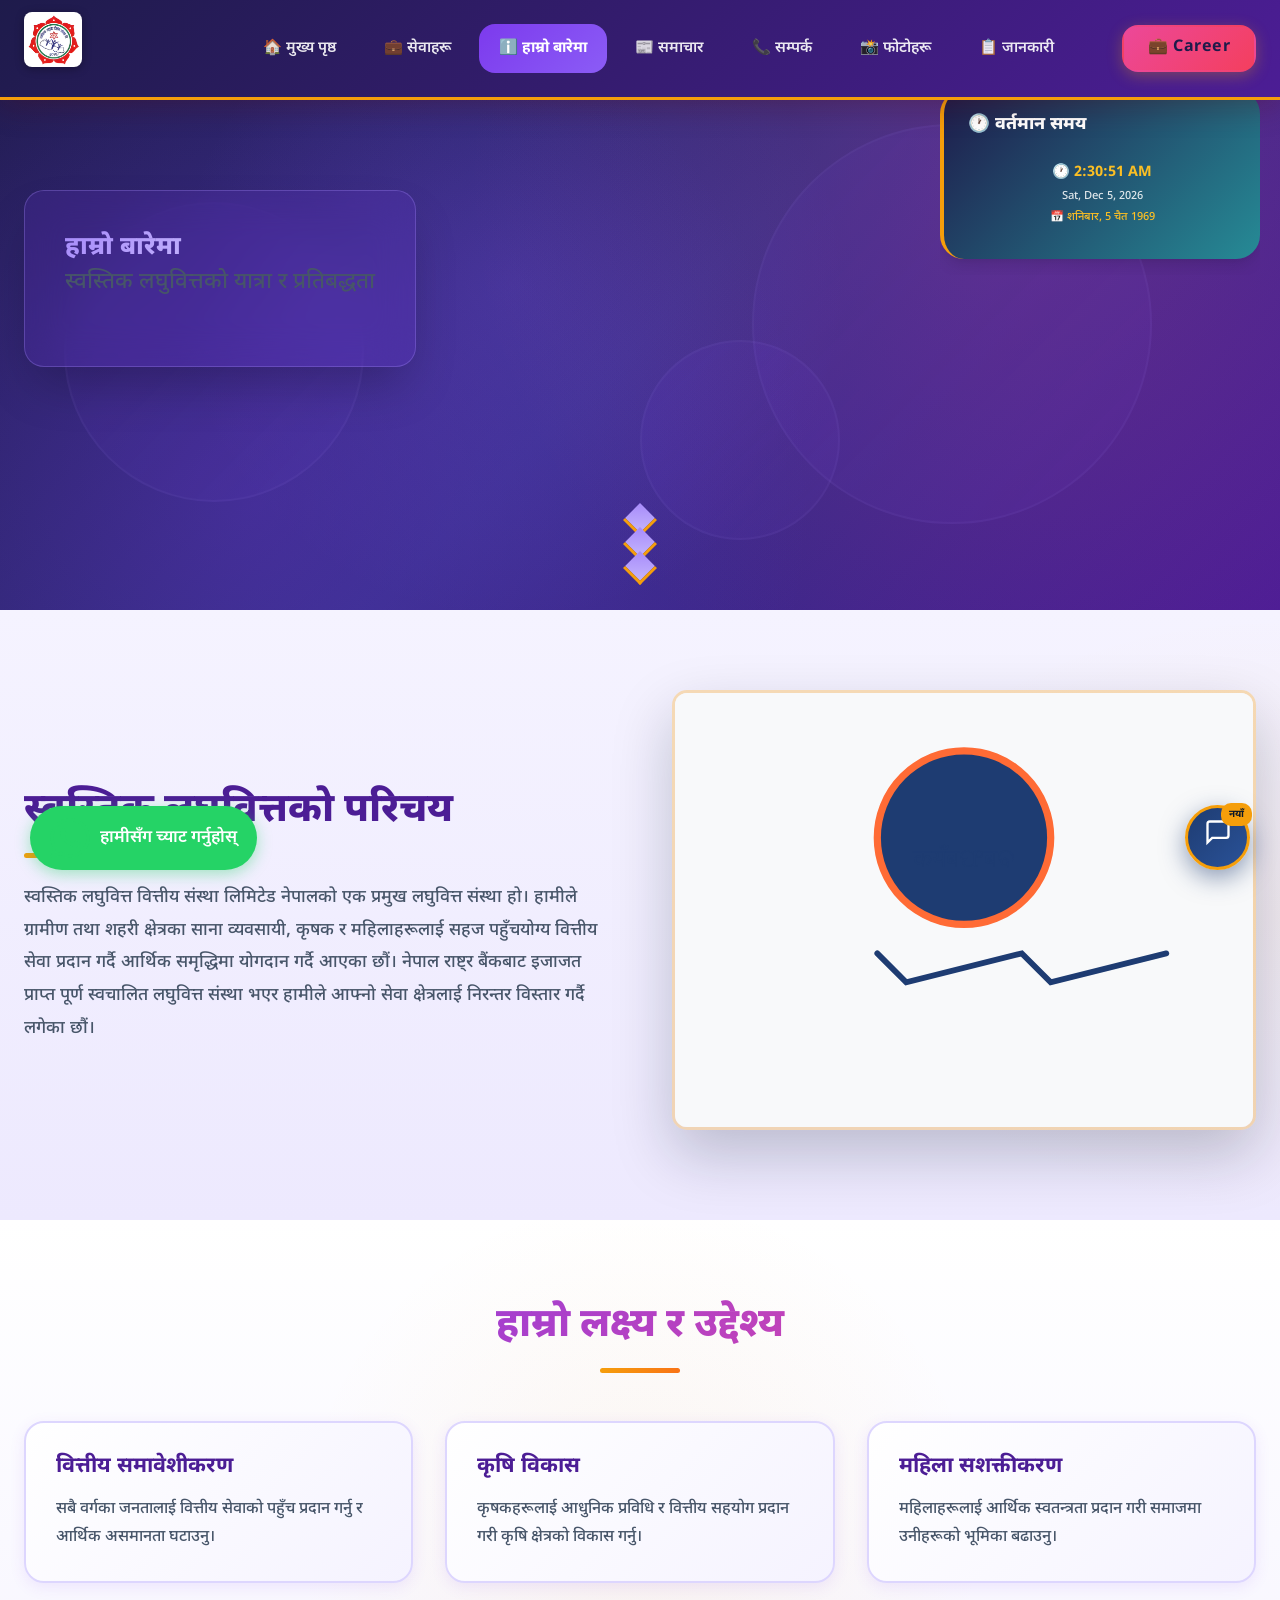
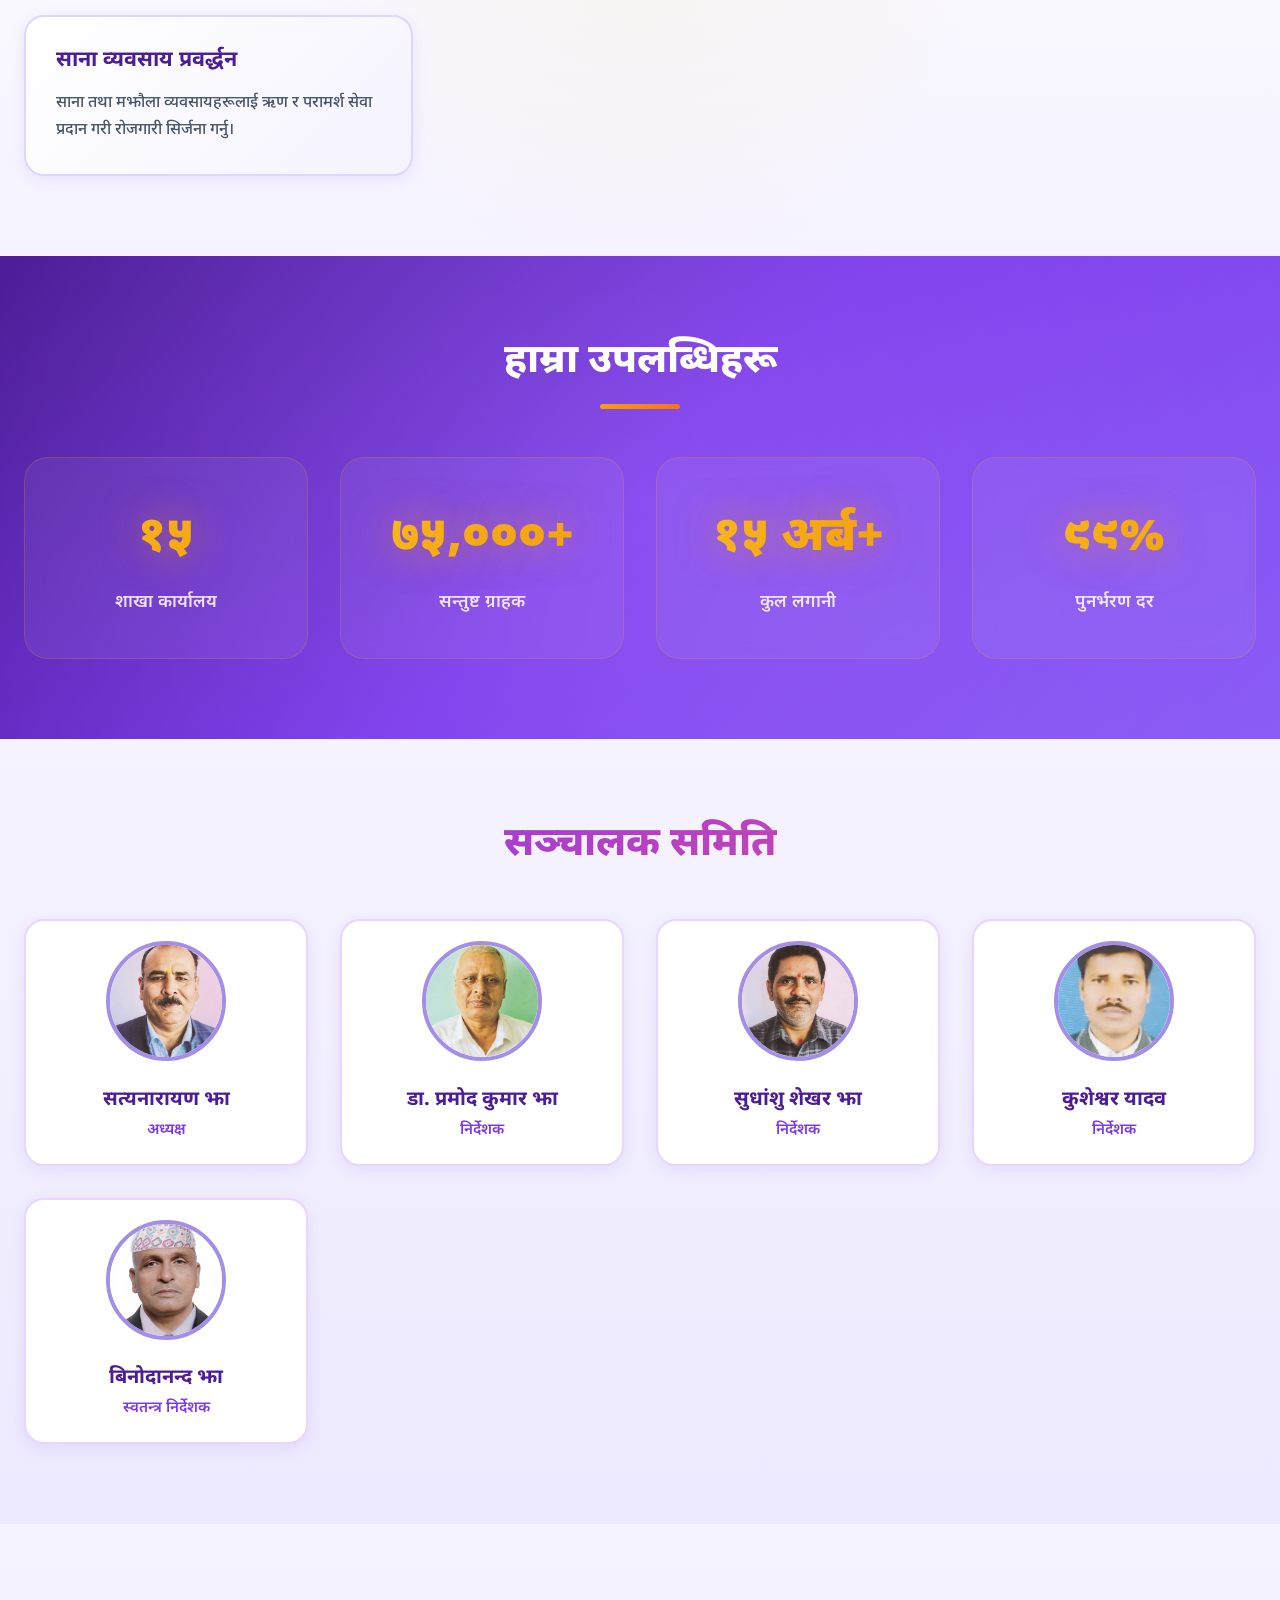
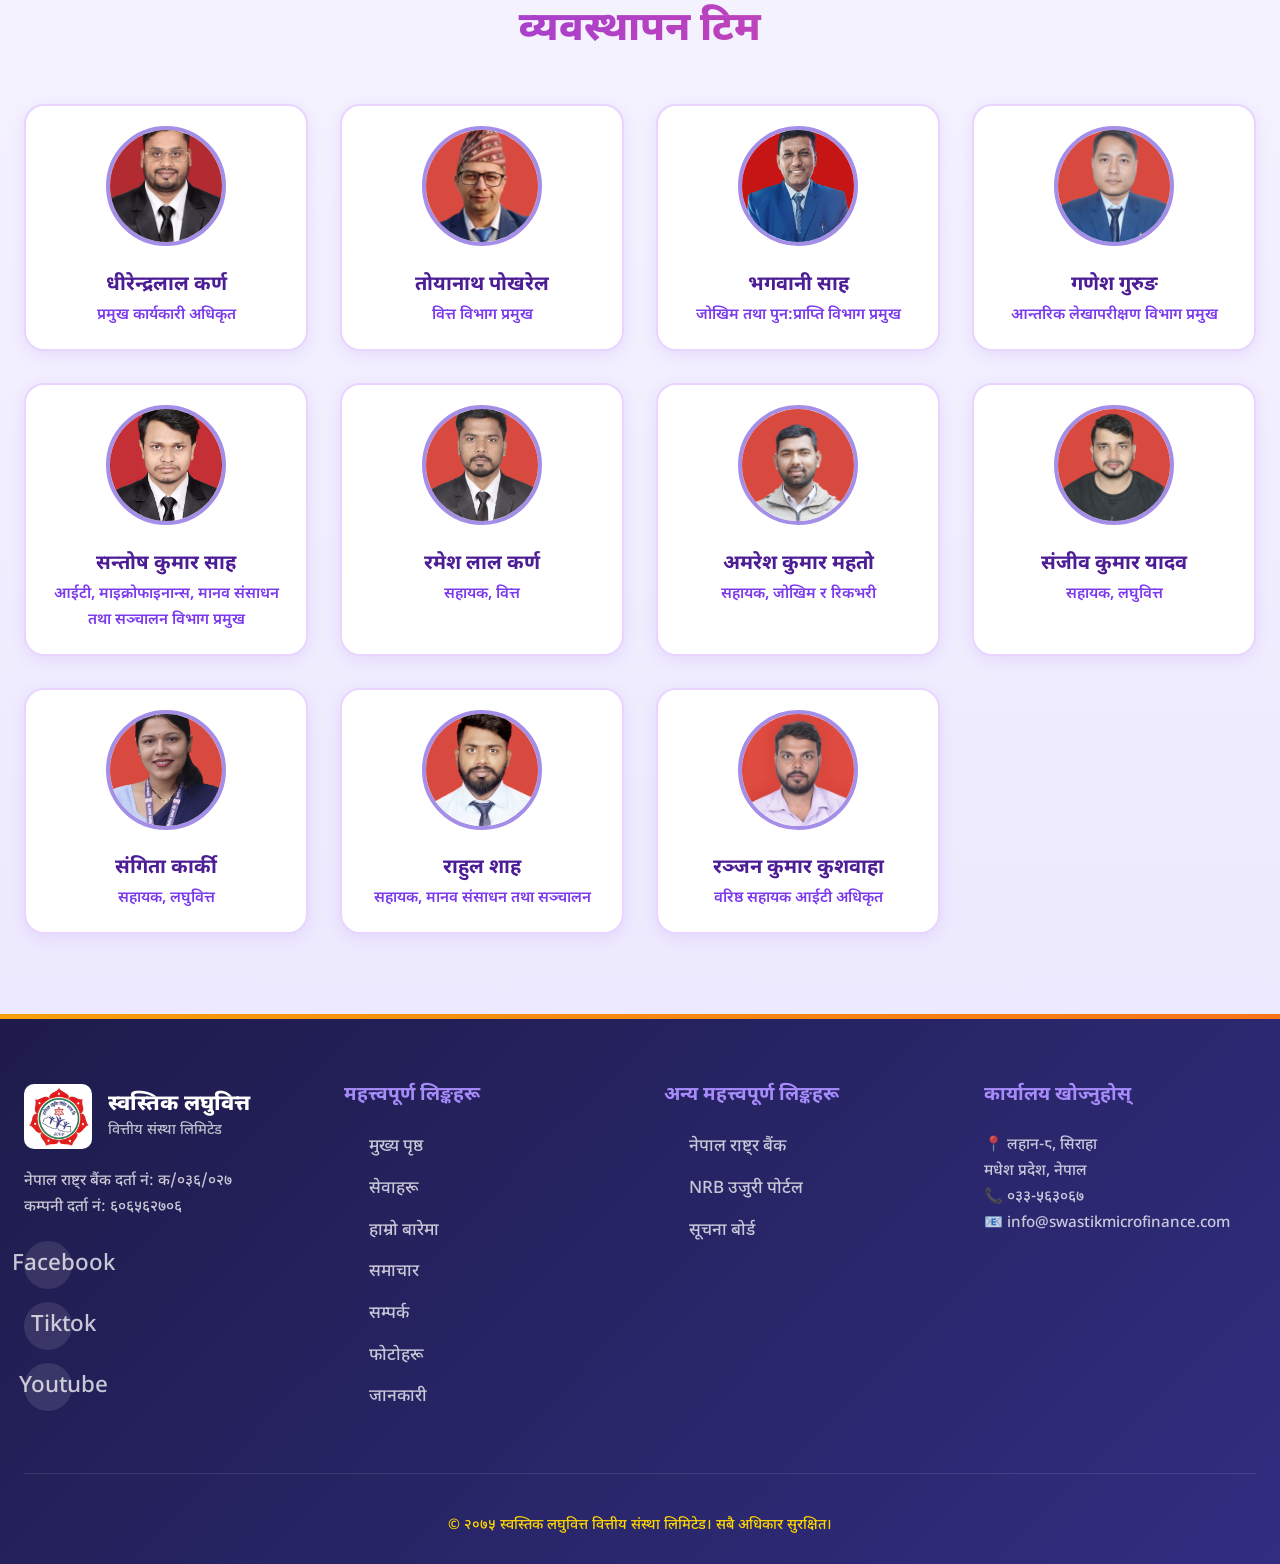
<file: about.html>
<!DOCTYPE html>
<html lang="ne" dir="ltr">
<head>
    <meta charset="UTF-8">
    <meta name="viewport" content="width=device-width, initial-scale=1.0">
    <title>स्वस्तिक लघुवित्त वित्तीय संस्था लिमिटेड | Swastik Laghubitta</title>
    <link href="https://fonts.googleapis.com/css2?family=Noto+Sans+Devanagari:wght@300;400;500;700&display=swap" rel="stylesheet">
    <link rel="stylesheet" href="style.css">
    <link rel="icon" type="image/png" href="logo.png">
    <!-- Common JavaScript -->
    <script src="common.js"></script>
    <script src="popup.js"></script>
    <script src="ai-chatbot.js"></script>
    <style>
        /* ========================================
           PURPLE THEME FOR ABOUT PAGE
           ======================================== */
        
        :root {
            --primary-dark: #1e1b4b;
            --primary-purple: #7c3aed;
            --primary-violet: #8b5cf6;
            --primary-light: #a78bfa;
            --accent-gold: #f59e0b;
            --accent-pink: #ec4899;
        }

        header {
            background: linear-gradient(135deg, #1e1b4b 0%, #4c1d95 100%);
        }

        header.scrolled {
            background: linear-gradient(135deg, #1e1b4b 0%, #4c1d95 100%);
            box-shadow: 0 4px 20px rgba(124, 58, 237, 0.3);
        }

        .nav-links a:hover, 
        .nav-links a.active {
            background: linear-gradient(135deg, #7c3aed, #8b5cf6);
            color: white !important;
        }

        .btn-login {
            background: linear-gradient(135deg, #7c3aed, #8b5cf6);
        }

        .btn-career {
            background: linear-gradient(135deg, #ec4899, #f43f5e);
        }

        .about-hero {
            background: linear-gradient(135deg, #1e1b4b 0%, #312e81 50%, #4c1d95 100%);
            min-height: 60vh;
            position: relative;
            overflow: hidden;
        }

        .about-hero::before {
            content: '';
            position: absolute;
            top: 0;
            left: 0;
            right: 0;
            bottom: 0;
            background: 
                radial-gradient(circle at 20% 80%, rgba(124, 58, 237, 0.3) 0%, transparent 50%),
                radial-gradient(circle at 80% 20%, rgba(236, 72, 153, 0.2) 0%, transparent 50%),
                radial-gradient(circle at 40% 40%, rgba(139, 92, 246, 0.2) 0%, transparent 40%);
            animation: purple-aurora 15s ease-in-out infinite;
        }

        @keyframes purple-aurora {
            0%, 100% { opacity: 0.8; transform: scale(1); }
            50% { opacity: 1; transform: scale(1.1); }
        }

        .hero-shape {
            background: linear-gradient(135deg, rgba(124, 58, 237, 0.6), rgba(139, 92, 246, 0.3));
            border: 2px solid rgba(167, 139, 250, 0.5);
        }

        .glass-dark {
            background: rgba(124, 58, 237, 0.15);
            backdrop-filter: blur(20px);
            border: 1px solid rgba(167, 139, 250, 0.3);
            border-radius: 20px;
        }

        .gradient-text {
            background: linear-gradient(135deg, #a78bfa, #c4b5fd, #f59e0b);
            -webkit-background-clip: text;
            -webkit-text-fill-color: transparent;
            background-clip: text;
        }

        .scroll-indicator span {
            background: linear-gradient(135deg, #a78bfa, #c4b5fd);
        }

        .intro {
            background: linear-gradient(180deg, #f5f3ff 0%, #ede9fe 100%);
            padding: 80px 0;
        }

        .intro h2 {
            color: #4c1d95;
            font-size: 2.5rem;
            margin-bottom: 1.5rem;
        }

        .mission {
            background: linear-gradient(180deg, #ffffff 0%, #f5f3ff 100%);
            padding: 80px 0;
        }

        .mission h2 {
            background: linear-gradient(135deg, #7c3aed, #ec4899);
            -webkit-background-clip: text;
            -webkit-text-fill-color: transparent;
            background-clip: text;
        }

        .mission-card {
            background: linear-gradient(135deg, #ffffff 0%, #f5f3ff 100%);
            border: 2px solid #ddd6fe;
            border-radius: 20px;
            padding: 30px;
            transition: all 0.4s ease;
            box-shadow: 0 4px 15px rgba(124, 58, 237, 0.1);
        }

        .mission-card:hover {
            transform: translateY(-10px);
            border-color: #8b5cf6;
            box-shadow: 0 15px 40px rgba(124, 58, 237, 0.2);
        }

        .mission-card h3 {
            color: #4c1d95;
            margin-bottom: 15px;
        }

        .stats {
            background: linear-gradient(135deg, #4c1d95 0%, #7c3aed 50%, #8b5cf6 100%);
            padding: 80px 0;
            position: relative;
            overflow: hidden;
        }

        .stats::before {
            content: '';
            position: absolute;
            top: -50%;
            left: -50%;
            width: 200%;
            height: 200%;
            background: radial-gradient(circle, rgba(255,255,255,0.1) 0%, transparent 50%);
            animation: stats-shine 10s linear infinite;
        }

        @keyframes stats-shine {
            0% { transform: rotate(0deg); }
            100% { transform: rotate(360deg); }
        }

        .stats h2 {
            color: white;
            position: relative;
            z-index: 1;
        }

        .stat {
            background: rgba(255, 255, 255, 0.15);
            backdrop-filter: blur(10px);
            border: 1px solid rgba(255, 255, 255, 0.3);
            border-radius: 20px;
            padding: 30px;
            text-align: center;
            color: white;
            transition: all 0.3s ease;
        }

        .stat:hover {
            background: rgba(255, 255, 255, 0.25);
            transform: scale(1.05);
        }

        .stat-number {
            font-size: 3rem;
            font-weight: 800;
            background: linear-gradient(135deg, #fbbf24, #f59e0b);
            -webkit-background-clip: text;
            -webkit-text-fill-color: transparent;
            background-clip: text;
        }

        .team {
            background: linear-gradient(180deg, #f5f3ff 0%, #ede9fe 100%);
            padding: 80px 0;
        }

        .team h2 {
            background: linear-gradient(135deg, #7c3aed, #ec4899);
            -webkit-background-clip: text;
            -webkit-text-fill-color: transparent;
            background-clip: text;
        }

        .team-member {
            background: white;
            border: 2px solid #e9d5ff;
            border-radius: 20px;
            padding: 20px;
            text-align: center;
            transition: all 0.4s ease;
            box-shadow: 0 4px 15px rgba(124, 58, 237, 0.1);
        }

        .team-member:hover {
            transform: translateY(-10px) rotateX(5deg);
            border-color: #8b5cf6;
            box-shadow: 0 20px 40px rgba(124, 58, 237, 0.2);
        }

        .team-member img {
            width: 120px;
            height: 120px;
            border-radius: 50%;
            object-fit: cover;
            border: 4px solid #a78bfa;
            transition: all 0.3s ease;
        }

        .team-member:hover img {
            border-color: #7c3aed;
            transform: scale(1.1);
        }

        .team-member h3 {
            color: #4c1d95;
            margin: 15px 0 5px;
        }

        .team-member p {
            color: #7c3aed;
            font-weight: 600;
        }

        footer {
            background: linear-gradient(135deg, #1e1b4b 0%, #312e81 100%);
        }

        footer h4 {
            color: #a78bfa;
        }

        footer a:hover {
            color: #a78bfa;
        }

        .preloader {
            background: linear-gradient(135deg, #1e1b4b 0%, #4c1d95 100%);
        }

        .preloader-spinner {
            border: 4px solid rgba(167, 139, 250, 0.3);
            border-top: 4px solid #a78bfa;
        }

        @media (max-width: 768px) {
            .mission-grid, .stats-grid, .team-grid {
                grid-template-columns: 1fr;
            }
            
            .intro-content {
                grid-template-columns: 1fr;
            }
        }
    </style>
</head>
<body>
    
    <div class="preloader" id="preloader">
        <div class="preloader-logo">
            <img src="logo.png" alt="स्वस्तिक लघुवित्त">
        </div>
        <div class="preloader-text">स्वस्तिक लघुवित्त</div>
        <div class="preloader-spinner"></div>
    </div>

    <header>
        <nav>
            <div class="logo">
                <a href="index.html">
                    <img src="logo.png" alt="स्वस्तिक लघुवित्त वित्तीय संस्था लिमिटेड">
                </a>
            </div>
            <div class="nav-container">
                <ul class="nav-links">
                    <li><a href="index.html">🏠 मुख्य पृष्ठ</a></li>
                    <li><a href="Service.html">💼 सेवाहरू</a></li>
                    <li><a href="about.html" class="active">ℹ️ हाम्रो बारेमा</a></li>
                    <li><a href="news.html">📰 समाचार</a></li>
                    <li><a href="contact.html">📞 सम्पर्क</a></li>
                    <li><a href="photos.html">📸 फोटोहरू</a></li>
                    <li><a href="information.html">📋 जानकारी</a></li>
                </ul>
                <div class="auth-buttons">
                    <!-- <div id="datetime-display" style="background: rgba(255,255,255,0.15); padding: 8px 15px; border-radius: 20px; font-size: 0.85rem; font-weight: 600; margin-right: 10px; white-space: nowrap;"></div> -->
                    <!-- <a href="information.html" class="btn-login">📋 जानकारी</a> -->
                    <a href="career.html" class="btn-career">💼 Career</a>
                </div>
            </div>
            <div class="hamburger">
                <span></span>
                <span></span>
                <span></span>
            </div>
        </nav>
    </header>
 <!-- Left Sidebar - Live Date & Time -->
    <div class="right-sidebar">
        <div class="sidebar-card datetime-card">
            <h3>🕐 वर्तमान समय</h3>
            <div id="datetime-display"></div>
        </div>
        
        <!-- Quick Info Card -->
         <!-- <div class="left-sidebar">
        <div class="sidebar-card">
            <h3>📌 आजको दिन</h3>
            <div class="sidebar-info">
                <span class="sidebar-icon">🏆</span>
                <div class="info-text">
                    <h4>स्वागत छ</h4>
                    <p>स्वस्तिक लघुवित्त</p>
                </div>
            </div>
        </div>
        </div> -->
        <!-- Quick Links Card -->
        <!-- <div class="sidebar-card">
            <h3>⚡ छिटो लिंकहरू</h3>
            <div class="sidebar-info">
                <span class="sidebar-icon">💰</span>
                <div class="info-text">
                    <h4>ऋण आवेदन</h4>
                    <p><a href="#loan-application" style="color: #f59e0b;">अभी आवेदन गर्नुहोस्</a></p>
                </div>
            </div>
            <div class="sidebar-info">
                <span class="sidebar-icon">📊</span>
                <div class="info-text">
                    <h4>EMI क्यालकुलेटर</h4>
                    <p><a href="index.html#calculator" style="color: #f59e0b;">हिसाब गर्नुहोस्</a></p>
                </div>
            </div> -->
        </div>
    </div>
    <section id="about" class="about-hero">
        <div class="hero-shape hero-shape-1"></div>
        <div class="hero-shape hero-shape-2"></div>
        <div class="hero-shape hero-shape-3"></div>
        
        <div class="container">
            <div class="glass-dark" style="padding: 2.5rem; display: inline-block; max-width: 900px;">
                <h1 class="fade-in gradient-text">हाम्रो बारेमा</h1>
                <p style="font-size: 1.4rem; margin-bottom: 1.5rem;">स्वस्तिक लघुवित्तको यात्रा र प्रतिबद्धता</p>
            </div>
        </div>
        
        <div class="scroll-indicator">
            <span></span>
            <span></span>
            <span></span>
        </div>
    </section>

    <section class="intro">
        <div class="container">
            <div class="intro-content">
                <div>
                    <h2>स्वस्तिक लघुवित्तको परिचय</h2>
                    <p>स्वस्तिक लघुवित्त वित्तीय संस्था लिमिटेड नेपालको एक प्रमुख लघुवित्त संस्था हो। हामीले ग्रामीण तथा शहरी क्षेत्रका साना व्यवसायी, कृषक र महिलाहरूलाई सहज पहुँचयोग्य वित्तीय सेवा प्रदान गर्दै आर्थिक समृद्धिमा योगदान गर्दै आएका छौं। नेपाल राष्ट्र बैंकबाट इजाजत प्राप्त पूर्ण स्वचालित लघुवित्त संस्था भएर हामीले आफ्नो सेवा क्षेत्रलाई निरन्तर विस्तार गर्दै लगेका छौं।</p>
                </div>
                <div style="text-align: center;">
                    <img src="[data-uri]" alt="स्वस्तिक लोगो" style="width: 100%; height: auto; border-radius: 15px;">
                </div>
            </div>
        </div>
    </section>

    <section class="mission">
        <div class="container">
            <h2 style="text-align: center; font-size: 2.5rem; margin-bottom: 3rem; color: #1e3c72;">हाम्रो लक्ष्य र उद्देश्य</h2>
            <div class="mission-grid">
                <div class="mission-card fade-in">
                    <h3>वित्तीय समावेशीकरण</h3>
                    <p>सबै वर्गका जनतालाई वित्तीय सेवाको पहुँच प्रदान गर्नु र आर्थिक असमानता घटाउनु।</p>
                </div>
                <div class="mission-card fade-in">
                    <h3>कृषि विकास</h3>
                    <p>कृषकहरूलाई आधुनिक प्रविधि र वित्तीय सहयोग प्रदान गरी कृषि क्षेत्रको विकास गर्नु।</p>
                </div>
                <div class="mission-card fade-in">
                    <h3>महिला सशक्तीकरण</h3>
                    <p>महिलाहरूलाई आर्थिक स्वतन्त्रता प्रदान गरी समाजमा उनीहरूको भूमिका बढाउनु।</p>
                </div>
                <div class="mission-card fade-in">
                    <h3>साना व्यवसाय प्रवर्द्धन</h3>
                    <p>साना तथा मझौला व्यवसायहरूलाई ऋण र परामर्श सेवा प्रदान गरी रोजगारी सिर्जना गर्नु।</p>
                </div>
            </div>
        </div>
    </section>

    <section class="stats">
        <div class="container">
            <h2 style="text-align: center; font-size: 2.5rem; margin-bottom: 3rem;">हाम्रा उपलब्धिहरू</h2>
            <div class="stats-grid">
                <div class="stat">
                    <div class="stat-number">१५</div>
                    <div>शाखा कार्यालय</div>
                </div>
                <div class="stat">
                    <div class="stat-number">७५,०००+</div>
                    <div>सन्तुष्ट ग्राहक</div>
                </div>
                <div class="stat">
                    <div class="stat-number">१५ अर्ब+</div>
                    <div>कुल लगानी</div>
                </div>
                <div class="stat">
                    <div class="stat-number">९९%</div>
                    <div>पुनर्भरण दर</div>
                </div>
            </div>
        </div>
    </section>

    <section class="team">
        <div class="container">
            <h2 style="text-align: center; font-size: 2.5rem; margin-bottom: 3rem; color: #1e3c72;">सञ्चालक समिति</h2>
            <div class="team-grid">
                <div class="team-member fade-in">
                    <img src="satyanarayan jha.png">
                    <h3>सत्यनारायण झा</h3>
                    <p>अध्यक्ष</p>
                </div>
                <div class="team-member fade-in">
                    <img src="Pramod-Jha-1.png">
                    <h3>डा. प्रमोद कुमार झा</h3>
                    <p>निर्देशक</p>
                </div>
                <div class="team-member fade-in">
                    <img src="Sudhanshu-Sekhar-Jha-1.png">
                    <h3>सुधांशु शेखर झा</h3>
                    <p>निर्देशक</p>
                </div>
                <div class="team-member fade-in">
                    <img src="Kusheshwar-Yadav.png">
                    <h3>कुशेश्वर यादव</h3>
                    <p>निर्देशक</p>
                </div>
                <div class="team-member fade-in">
                    <img src="Binodanand-Jha.png">
                    <h3>बिनोदानन्द झा</h3>
                    <p>स्वतन्त्र निर्देशक</p>
                </div>
            </div>
        </div>
    </section>
    
    <section class="team">
        <div class="container">
            <h2 style="text-align: center; font-size: 2.5rem; margin-bottom: 3rem; color: #1e3c72;">व्यवस्थापन टिम</h2>
            <div class="team-grid">
                <div class="team-member fade-in">
                    <img src="CEO-2-1-1024x1536.jpg" alt="CEO">
                    <h3>धीरेन्द्रलाल कर्ण</h3>
                    <p>प्रमुख कार्यकारी अधिकृत</p>
                </div>
                <div class="team-member fade-in">
                    <img src="Toya.png" alt="Manager">
                    <h3>तोयानाथ पोखरेल</h3>
                    <p>वित्त विभाग प्रमुख</p>
                </div>
                <div class="team-member fade-in">
                    <img src="Bhagvani.png" alt="Manager">
                    <h3>भगवानी साह</h3>
                    <p>जोखिम तथा पुन:प्राप्ति विभाग प्रमुख</p>
                </div>
                <div class="team-member fade-in">
                    <img src="Ganesh.png" alt="Manager">
                    <h3>गणेश गुरुङ</h3>
                    <p>आन्तरिक लेखापरीक्षण विभाग प्रमुख</p>
                </div>
                <div class="team-member fade-in">
                    <img src="Santosh-Sah.jpg" alt="Manager">
                    <h3>सन्तोष कुमार साह</h3>
                    <p>आईटी, माइक्रोफाइनान्स, मानव संसाधन तथा सञ्चालन विभाग प्रमुख</p>
                </div>
                <div class="team-member fade-in">
                    <img src="ramesh.png" alt="Manager">
                    <h3>रमेश लाल कर्ण</h3>
                    <p>सहायक, वित्त</p>
                </div>
                <div class="team-member fade-in">
                    <img src="Amresh.png" alt="Manager">
                    <h3>अमरेश कुमार महतो</h3>
                    <p>सहायक, जोखिम र रिकभरी</p>
                </div>
                <div class="team-member fade-in">
                    <img src="Sanjiv.png" alt="Manager">
                    <h3>संजीव कुमार यादव</h3>
                    <p>सहायक, लघुवित्त</p>
                </div>
                <div class="team-member fade-in">
                    <img src="Sangita.png" alt="Manager">
                    <h3>संगिता कार्की</h3>
                    <p>सहायक, लघुवित्त</p>
                </div>
                <div class="team-member fade-in">
                    <img src="Rahul.png" alt="Manager">
                    <h3>राहुल शाह</h3>
                    <p>सहायक, मानव संसाधन तथा सञ्चालन</p>
                </div>
                <div class="team-member fade-in">
                    <img src="Ranjan.png" alt="Manager">
                    <h3>रञ्जन कुमार कुशवाहा</h3>
                    <p>वरिष्ठ सहायक आईटी अधिकृत</p>
                </div>
            </div>
        </div>
    </section>

    <footer>
        <div class="container">
            <div class="footer-content">
                <div>
                    <div class="footer-logo">
                        <img src="logo.png" alt="स्वस्तिक">
                        <div class="footer-logo-text">
                            <h3>स्वस्तिक लघुवित्त</h3>
                            <p>वित्तीय संस्था लिमिटेड</p>
                        </div>
                    </div>
                    <p>नेपाल राष्ट्र बैंक दर्ता नं: क/०३६/०२७<br>कम्पनी दर्ता नं: ६०६५६२७०६</p>
                      <div class="social-links">
                        <ul>
                            <li><a href="https://www.facebook.com/share/18MC7VDGaR/" target="_blank">Facebook</a></li>
                            <li><a href="https://www.tiktok.com/@swastiklaghubitta?is_from_webapp=1&sender_device=pc" target="_blank">Tiktok</a></li>
                            <li><a href="https://www.youtube.com/channel/UCdu6HT8zTUpHM8_EKTUJBww" target="_blank">Youtube</a></li>
                        <!-- <a href="https://facebook.com/swastiklaghubitta" target="_blank">Facebook</a>
                        <a href="https://www.tiktok.com/@swastiklaghubitta?is_from_webapp=1&sender_device=pc" target="_blank"><span>Tiktok</span></a>
                        <a href="UCdu6HT8zTUpHM8_EKTUJBww" target="_blank"><span>Youtube</span></a> -->
                    </div>
                </div>
               <div>
                    <h4>महत्त्वपूर्ण लिङ्कहरू</h4>
                    <ul>
                        <li><a href="index.html">मुख्य पृष्ठ</a></li>
                        <li><a href="Service.html">सेवाहरू</a></li>
                        <li><a href="about.html">हाम्रो बारेमा</a></li>
                        <li><a href="news.html">समाचार</a></li>
                        <li><a href="contact.html">सम्पर्क</a></li>
                        <li><a href="photos.html">फोटोहरू</a></li>
                        <li><a href="information.html">जानकारी</a></li>
                    </ul>
                </div>
                    <div>
                    <h4> अन्य महत्त्वपूर्ण लिङ्कहरू</h4>
                    <ul>
                        <li><a href="https://www.nrb.org.np">नेपाल राष्ट्र बैंक</a></li>
                        <li><a href="https://gunaso.nrb.org.np">NRB उजुरी पोर्टल</a></li>
                        <li><a href="notice.html">सूचना बोर्ड</a></li>
                        <!-- <li><a href="about.html">हाम्रो बारेमा</a></li>
                        <li><a href="news.html">समाचार</a></li>
                        <li><a href="contact.html">सम्पर्क</a></li>
                        <li><a href="photos.html">फोटोहरू</a></li>
                        <li><a href="https://gunaso.nrb.org.np">जानकारी</a></li> -->
                         
                    </ul>
                </div>
                <div>
                    <h4>कार्यालय खोज्नुहोस्</h4>
                    <p>📍 लहान-८, सिराहा<br>मधेश प्रदेश, नेपाल</p>
                    <p>📞 ०३३-५६३०६७</p>
                    <p>📧 info@swastikmicrofinance.com</p>
                </div>
            </div>
            <div class="footer-bottom">
                <p style="color: #FFD700;">&copy; २०७५ स्वस्तिक लघुवित्त वित्तीय संस्था लिमिटेड। सबै अधिकार सुरक्षित।</p>
            </div>
        </div>
    </footer>

    <!-- WhatsApp Chat Button -->
    <div class="whatsapp-chat">
        <a href="https://wa.me/9815298144" target="_blank" class="whatsapp-btn">
            <svg viewBox="0 0 24 24" width="40" height="40">
                <path fill="#25D366" d="M17.472 14.382c-.297-.149-1.758-.867-2.03-.967-.273-.099-.471-.148-.67.15-.197.297-.767.966-.94 1.164-.173.199-.347.223-.644.075-.297-.15-1.255-.463-2.39-1.475-.883-.788-1.48-1.761-1.653-2.059-.173-.297-.018-.458.13-.606.134-.133.298-.347.446-.52.149-.174.198-.298.298-.497.099-.198.05-.371-.025-.52-.075-.149-.669-1.612-.916-2.207-.242-.579-.487-.5-.669-.51-.173-.008-.371-.01-.57-.01-.198 0-.52.074-.792.372-.272.297-1.04 1.016-1.04 2.479 0 1.462 1.065 2.875 1.213 3.074.149.198 2.096 3.2 5.077 4.487.709.306 1.262.489 1.694.625.712.227 1.36.195 1.871.118.571-.085 1.758-.719 2.006-1.413.248-.694.248-1.289.173-1.413-.074-.124-.272-.198-.57-.347m-5.421 7.403h-.004a9.87 9.87 0 01-5.031-1.378l-.361-.214-3.741.982.998-3.648-.235-.374a9.86 9.86 0 01-1.51-5.26c.001-5.45 4.436-9.884 9.888-9.884 2.64 0 5.122 1.03 6.988 2.898a9.825 9.825 0 012.893 6.994c-.003 5.45-4.437 9.884-9.885 9.884m8.413-18.297A11.815 11.815 0 0012.05 0C5.495 0 .16 5.335.157 11.892c0 2.096.547 4.142 1.588 5.945L.057 24l6.305-1.654a11.882 11.882 0 005.683 1.448h.005c6.554 0 11.89-5.335 11.893-11.893a11.821 11.821 0 00-3.48-8.413z"/>
            </svg>
            <span>हामीसँग च्याट गर्नुहोस्</span>
        </a>
    </div>

    <!-- Advanced AI Chatbot -->
    <div class="ai-chatbot" id="aiChatbot">
        <div class="ai-chatbot-toggle" id="aiChatbotToggle" onclick="toggleAIChatbot()">
            <div class="ai-chatbot-toggle-icon">
                <svg viewBox="0 0 24 24" width="28" height="28" fill="none" stroke="currentColor" stroke-width="2">
                    <path d="M21 15a2 2 0 0 1-2 2H7l-4 4V5a2 2 0 0 1 2-2h14a2 2 0 0 1 2 2z"></path>
                </svg>
            </div>
            <div class="ai-chatbot-toggle-badge" id="aiChatbotBadge">नयाँ</div>
        </div>
        
        <div class="ai-chatbot-window" id="aiChatbotWindow">
            <div class="ai-chatbot-header">
                <div class="ai-chatbot-header-info">
                    <div class="ai-chatbot-avatar">
                        <div class="ai-chatbot-avatar-inner">🤖</div>
                        <div class="ai-chatbot-status"></div>
                    </div>
                    <div class="ai-chatbot-header-text">
                        <h4>स्वस्तिक AI सहायक</h4>
                        <span>अनलाइन • तपाईंलाई मदद गर्न तयार</span>
                    </div>
                </div>
                <div class="ai-chatbot-header-actions">
                    <button class="ai-chatbot-btn" onclick="minimizeAIChatbot()" title="घटाउनुहोस्">
                        <svg viewBox="0 0 24 24" width="18" height="18" fill="none" stroke="currentColor" stroke-width="2"><line x1="5" y1="12" x2="19" y2="12"></line></svg>
                    </button>
                    <button class="ai-chatbot-btn" onclick="closeAIChatbot()" title="बन्द गर्नुहोस्">
                        <svg viewBox="0 0 24 24" width="18" height="18" fill="none" stroke="currentColor" stroke-width="2"><line x1="18" y1="6" x2="6" y2="18"></line><line x1="6" y1="6" x2="18" y2="18"></line></svg>
                    </button>
                </div>
            </div>
            
            <div class="ai-chatbot-messages" id="aiChatbotMessages">
                <div class="ai-chatbot-message ai-chatbot-message-bot">
                    <div class="ai-chatbot-message-avatar">🤖</div>
                    <div class="ai-chatbot-message-content">
                        <div class="ai-chatbot-message-bubble">
                            <p>नमस्ते! 👋</p>
                            <p>म <strong>स्वस्तिक लघुवित्तको AI सहायक</strong> हुँ।</p>
                            <p>तपाईंलाई कुन सहायता चाहिएको छ? म तपाईंको प्रश्नहरूको उत्तर दिन तयार छु। 💼</p>
                        </div>
                        <span class="ai-chatbot-message-time">अहिले</span>
                    </div>
                </div>
                
                <div class="ai-chatbot-quick-actions">
                    <p>छिटो कार्यहरू:</p>
                    <div class="ai-chatbot-quick-buttons">
                        <button class="ai-chatbot-quick-btn" onclick="quickAIReply('ऋण कसरी लिने?')">💰 ऋण कसरी लिने?</button>
                        <button class="ai-chatbot-quick-btn" onclick="quickAIReply('ब्याजदर कति छ?')">📊 ब्याजदर कति छ?</button>
                        <button class="ai-chatbot-quick-btn" onclick="quickAIReply('शाखा कार्यालय')">🏢 शाखा कार्यालय</button>
                        <button class="ai-chatbot-quick-btn" onclick="quickAIReply('आवेदन प्रक्रिया')">📝 आवेदन प्रक्रिया</button>
                    </div>
                </div>
            </div>
            
            <div class="ai-chatbot-typing" id="aiChatbotTyping" style="display: none;">
                <div class="ai-chatbot-message ai-chatbot-message-bot">
                    <div class="ai-chatbot-message-avatar">🤖</div>
                    <div class="ai-chatbot-message-content">
                        <div class="ai-chatbot-message-bubble">
                            <div class="ai-chatbot-typing-dots"><span></span><span></span><span></span></div>
                        </div>
                    </div>
                </div>
            </div>
            
            <div class="ai-chatbot-input-area">
                <div class="ai-chatbot-input-wrapper">
                    <button class="ai-chatbot-voice-btn" id="aiVoiceBtn" onclick="toggleVoiceInput()" title="आवाज़">
                        <svg viewBox="0 0 24 24" width="20" height="20" fill="none" stroke="currentColor" stroke-width="2"><path d="M12 1a3 3 0 0 0-3 3v8a3 3 0 0 0 6 0V4a3 3 0 0 0-3-3z"></path><path d="M19 10v2a7 7 0 0 1-14 0v-2"></path><line x1="12" y1="19" x2="12" y2="23"></line><line x1="8" y1="23" x2="16" y2="23"></line></svg>
                    </button>
                    <input type="text" id="aiChatbotInput" placeholder="तपाईंको प्रश्न लेख्नुहोस्..." onkeypress="handleAIChatKeyPress(event)">
                    <button class="ai-chatbot-send-btn" onclick="sendAIChatMessage()">
                        <svg viewBox="0 0 24 24" width="20" height="20" fill="none" stroke="currentColor" stroke-width="2"><line x1="22" y1="2" x2="11" y2="13"></line><polygon points="22 2 15 22 11 13 2 9 22 2"></polygon></svg>
                    </button>
                </div>
                <div class="ai-chatbot-powered"><span>🔒 सुरक्षित च्याट</span></div>
            </div>
        </div>
    </div>

    <!-- AI Chatbot Styles -->
    <style>
        .whatsapp-chat { position: fixed; bottom: 30px; left: 30px; z-index: 1000; }
        .whatsapp-btn { display: flex; align-items: center; gap: 10px; background: #25D366; color: white; padding: 12px 20px; border-radius: 50px; text-decoration: none; font-weight: 600; box-shadow: 0 4px 15px rgba(37, 211, 102, 0.4); transition: all 0.3s ease; }
        .whatsapp-btn:hover { transform: translateY(-3px); box-shadow: 0 6px 20px rgba(37, 211, 102, 0.6); }
        .ai-chatbot { position: fixed; bottom: 30px; right: 30px; z-index: 10000; font-family: 'Noto Sans Devanagari', 'Segoe UI', sans-serif; }
        .ai-chatbot-toggle { width: 65px; height: 65px; border-radius: 50%; background: linear-gradient(135deg, #1e3c72 0%, #2a5298 100%); display: flex; align-items: center; justify-content: center; cursor: pointer; box-shadow: 0 8px 25px rgba(30, 60, 114, 0.5); transition: all 0.4s; position: relative; border: 3px solid #f59e0b; }
        .ai-chatbot-toggle:hover { transform: scale(1.1); box-shadow: 0 12px 35px rgba(30, 60, 114, 0.7); }
        .ai-chatbot-toggle-icon { color: white; animation: pulse-icon 2s ease-in-out infinite; }
        @keyframes pulse-icon { 0%, 100% { transform: scale(1); } 50% { transform: scale(1.1); } }
        .ai-chatbot-toggle-badge { position: absolute; top: -5px; right: -5px; background: #f59e0b; color: #0a1628; font-size: 10px; font-weight: 700; padding: 3px 8px; border-radius: 10px; animation: badge-pulse 1.5s ease-in-out infinite; }
        @keyframes badge-pulse { 0%, 100% { transform: scale(1); } 50% { transform: scale(1.15); } }
        .ai-chatbot-window { position: absolute; bottom: 80px; right: 0; width: 380px; height: 520px; background: linear-gradient(180deg, #ffffff 0%, #f8fafc 100%); border-radius: 20px; box-shadow: 0 20px 60px rgba(0, 0, 0, 0.3); display: none; flex-direction: column; overflow: hidden; border: 2px solid rgba(245, 158, 11, 0.3); animation: window-appear 0.4s; }
        .ai-chatbot-window.show { display: flex; }
        @keyframes window-appear { from { opacity: 0; transform: scale(0.9) translateY(20px); } to { opacity: 1; transform: scale(1) translateY(0); } }
        .ai-chatbot-header { background: linear-gradient(135deg, #1e3c72 0%, #2a5298 100%); padding: 15px 20px; display: flex; justify-content: space-between; align-items: center; border-bottom: 1px solid rgba(255, 255, 255, 0.1); }
        .ai-chatbot-header-info { display: flex; align-items: center; gap: 12px; }
        .ai-chatbot-avatar { position: relative; width: 45px; height: 45px; }
        .ai-chatbot-avatar-inner { width: 45px; height: 45px; border-radius: 50%; background: linear-gradient(135deg, #f59e0b, #f97316); display: flex; align-items: center; justify-content: center; font-size: 24px; border: 2px solid white; }
        .ai-chatbot-status { position: absolute; bottom: 0; right: 0; width: 12px; height: 12px; background: #22c55e; border-radius: 50%; border: 2px solid #1e3c72; animation: status-pulse 2s ease-in-out infinite; }
        @keyframes status-pulse { 0%, 100% { opacity: 1; } 50% { opacity: 0.5; } }
        .ai-chatbot-header-text h4 { color: white; font-size: 16px; font-weight: 700; margin: 0; }
        .ai-chatbot-header-text span { color: rgba(255, 255, 255, 0.8); font-size: 12px; }
        .ai-chatbot-header-actions { display: flex; gap: 8px; }
        .ai-chatbot-btn { width: 32px; height: 32px; border-radius: 50%; background: rgba(255, 255, 255, 0.1); border: none; color: white; cursor: pointer; display: flex; align-items: center; justify-content: center; transition: all 0.3s; }
        .ai-chatbot-btn:hover { background: rgba(255, 255, 255, 0.2); transform: scale(1.1); }
        .ai-chatbot-messages { flex: 1; padding: 15px; overflow-y: auto; display: flex; flex-direction: column; gap: 15px; }
        .ai-chatbot-message { display: flex; gap: 10px; align-items: flex-start; }
        .ai-chatbot-message-user { flex-direction: row-reverse; }
        .ai-chatbot-message-avatar { width: 35px; height: 35px; border-radius: 50%; background: linear-gradient(135deg, #f59e0b, #f97316); display: flex; align-items: center; justify-content: center; font-size: 18px; flex-shrink: 0; }
        .ai-chatbot-message-content { max-width: 75%; }
        .ai-chatbot-message-user .ai-chatbot-message-content { text-align: right; }
        .ai-chatbot-message-bubble { background: #f1f5f9; padding: 12px 16px; border-radius: 18px; border-bottom-left-radius: 4px; font-size: 14px; line-height: 1.6; color: #334155; box-shadow: 0 2px 8px rgba(0, 0, 0, 0.05); }
        .ai-chatbot-message-user .ai-chatbot-message-bubble { background: linear-gradient(135deg, #1e3c72, #2a5298); color: white; border-bottom-left-radius: 18px; border-bottom-right-radius: 4px; }
        .ai-chatbot-message-bubble p { margin: 0; color: inherit; }
        .ai-chatbot-message-bubble p + p { margin-top: 8px; }
        .ai-chatbot-message-time { font-size: 11px; color: #94a3b8; margin-top: 5px; display: block; }
        .ai-chatbot-quick-actions { background: rgba(245, 158, 11, 0.08); padding: 12px; border-radius: 12px; margin-top: 5px; }
        .ai-chatbot-quick-actions p { font-size: 12px; color: #64748b; margin: 0 0 10px 0; font-weight: 600; }
        .ai-chatbot-quick-buttons { display: flex; flex-wrap: wrap; gap: 8px; }
        .ai-chatbot-quick-btn { background: white; border: 1px solid #e2e8f0; color: #1e3c72; padding: 8px 12px; border-radius: 20px; font-size: 12px; cursor: pointer; transition: all 0.3s; font-weight: 500; }
        .ai-chatbot-quick-btn:hover { background: linear-gradient(135deg, #1e3c72, #2a5298); color: white; border-color: #1e3c72; transform: translateY(-2px); }
        .ai-chatbot-typing { padding: 10px 15px; }
        .ai-chatbot-typing-dots { display: flex; gap: 5px; padding: 10px; }
        .ai-chatbot-typing-dots span { width: 8px; height: 8px; background: #1e3c72; border-radius: 50%; animation: typing-bounce 1.4s ease-in-out infinite; }
        .ai-chatbot-typing-dots span:nth-child(2) { animation-delay: 0.2s; }
        .ai-chatbot-typing-dots span:nth-child(3) { animation-delay: 0.4s; }
        @keyframes typing-bounce { 0%, 60%, 100% { transform: translateY(0); } 30% { transform: translateY(-10px); } }
        .ai-chatbot-input-area { padding: 15px; background: white; border-top: 1px solid #e2e8f0; }
        .ai-chatbot-input-wrapper { display: flex; align-items: center; gap: 10px; background: #f1f5f9; border-radius: 25px; padding: 5px 15px; border: 2px solid #e2e8f0; transition: all 0.3s; }
        .ai-chatbot-input-wrapper:focus-within { border-color: #1e3c72; box-shadow: 0 0 0 3px rgba(30, 60, 114, 0.1); }
        .ai-chatbot-voice-btn { background: none; border: none; color: #64748b; cursor: pointer; padding: 8px; border-radius: 50%; transition: all 0.3s; }
        .ai-chatbot-voice-btn:hover { background: rgba(30, 60, 114, 0.1); color: #1e3c72; }
        .ai-chatbot-voice-btn.listening { background: #ef4444; color: white; animation: voice-pulse 1s ease-in-out infinite; }
        @keyframes voice-pulse { 0%, 100% { transform: scale(1); } 50% { transform: scale(1.1); } }
        .ai-chatbot-input-wrapper input { flex: 1; border: none; background: none; padding: 10px 0; font-size: 14px; outline: none; color: #334155; }
        .ai-chatbot-input-wrapper input::placeholder { color: #94a3b8; }
        .ai-chatbot-send-btn { background: linear-gradient(135deg, #1e3c72, #2a5298); border: none; color: white; width: 38px; height: 38px; border-radius: 50%; cursor: pointer; display: flex; align-items: center; justify-content: center; transition: all 0.3s; }
        .ai-chatbot-send-btn:hover { background: linear-gradient(135deg, #f59e0b, #f97316); transform: scale(1.1); }
        .ai-chatbot-powered { text-align: center; margin-top: 10px; font-size: 11px; color: #94a3b8; }
        @media (max-width: 480px) {
            .ai-chatbot { bottom: 20px; right: 20px; }
            .ai-chatbot-toggle { width: 55px; height: 55px; }
            .ai-chatbot-window { width: calc(100vw - 40px); height: 450px; right: -10px; }
            .whatsapp-btn span { display: none; }
        }
    </style>

    <!-- AI Chatbot Script -->
    <script src="ai-chatbot.js"></script>

    <script>
        window.addEventListener('load', function() {
            setTimeout(function() {
                document.getElementById('preloader').classList.add('fade-out');
            }, 1500);
        });

        const hamburger = document.querySelector('.hamburger');
        const navLinks = document.querySelector('.nav-links');
        hamburger.addEventListener('click', () => {
            navLinks.classList.toggle('active');
        });

        window.addEventListener('scroll', function() {
            const header = document.querySelector('header');
            if (window.scrollY > 50) {
                header.classList.add('scrolled');
            } else {
                header.classList.remove('scrolled');
            }
        });

        document.querySelectorAll('a[href^="#"]').forEach(anchor => {
            anchor.addEventListener('click', function (e) {
                e.preventDefault();
                document.querySelector(this.getAttribute('href')).scrollIntoView({
                    behavior: 'smooth'
                });
            });
        });

        const observer = new IntersectionObserver((entries) => {
            entries.forEach(entry => {
                if (entry.isIntersecting) {
                    entry.target.style.opacity = '1';
                    entry.target.style.transform = 'translateY(0)';
                }
            });
        }, { threshold: 0.1 });

        document.querySelectorAll('.fade-in').forEach(el => {
            el.style.opacity = '0';
            el.style.transform = 'translateY(30px)';
            el.style.transition = 'opacity 0.6s ease, transform 0.6s ease';
            observer.observe(el);
        });
    </script>
</body>
</html>
</file>
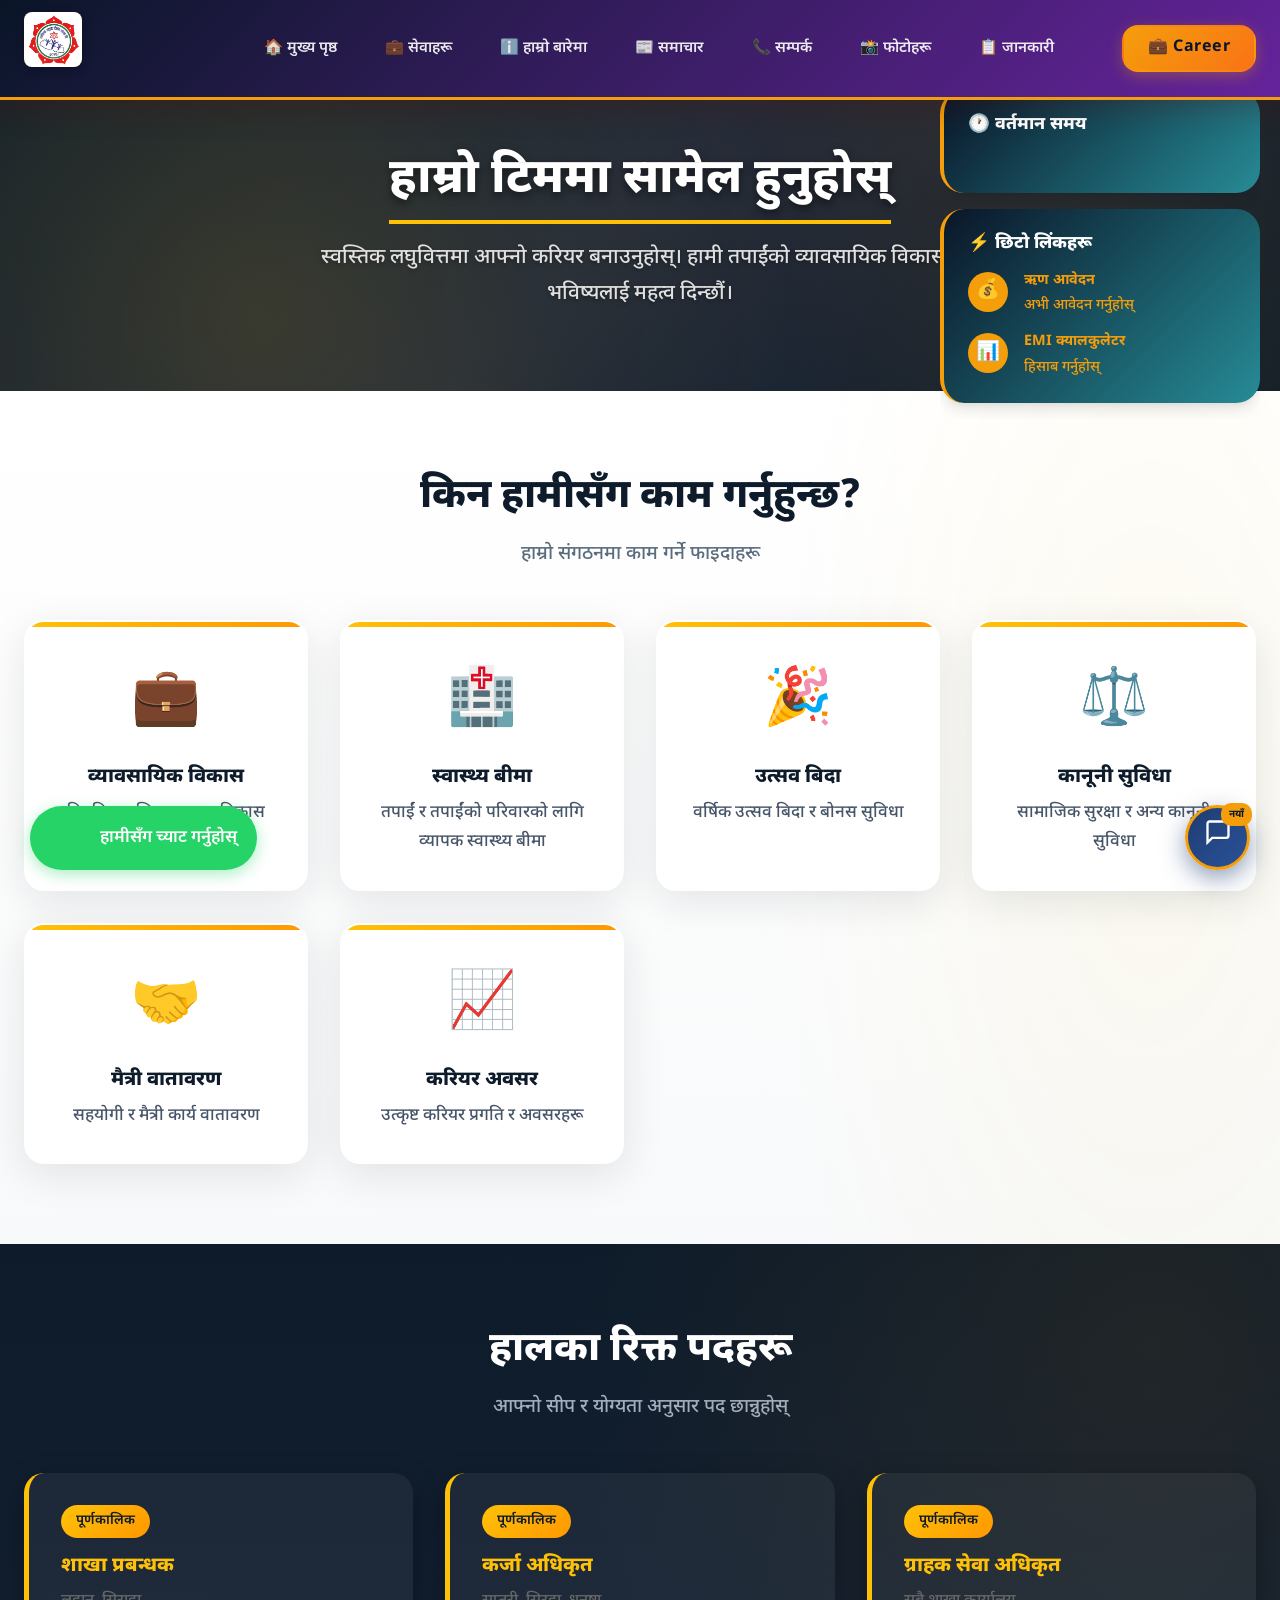
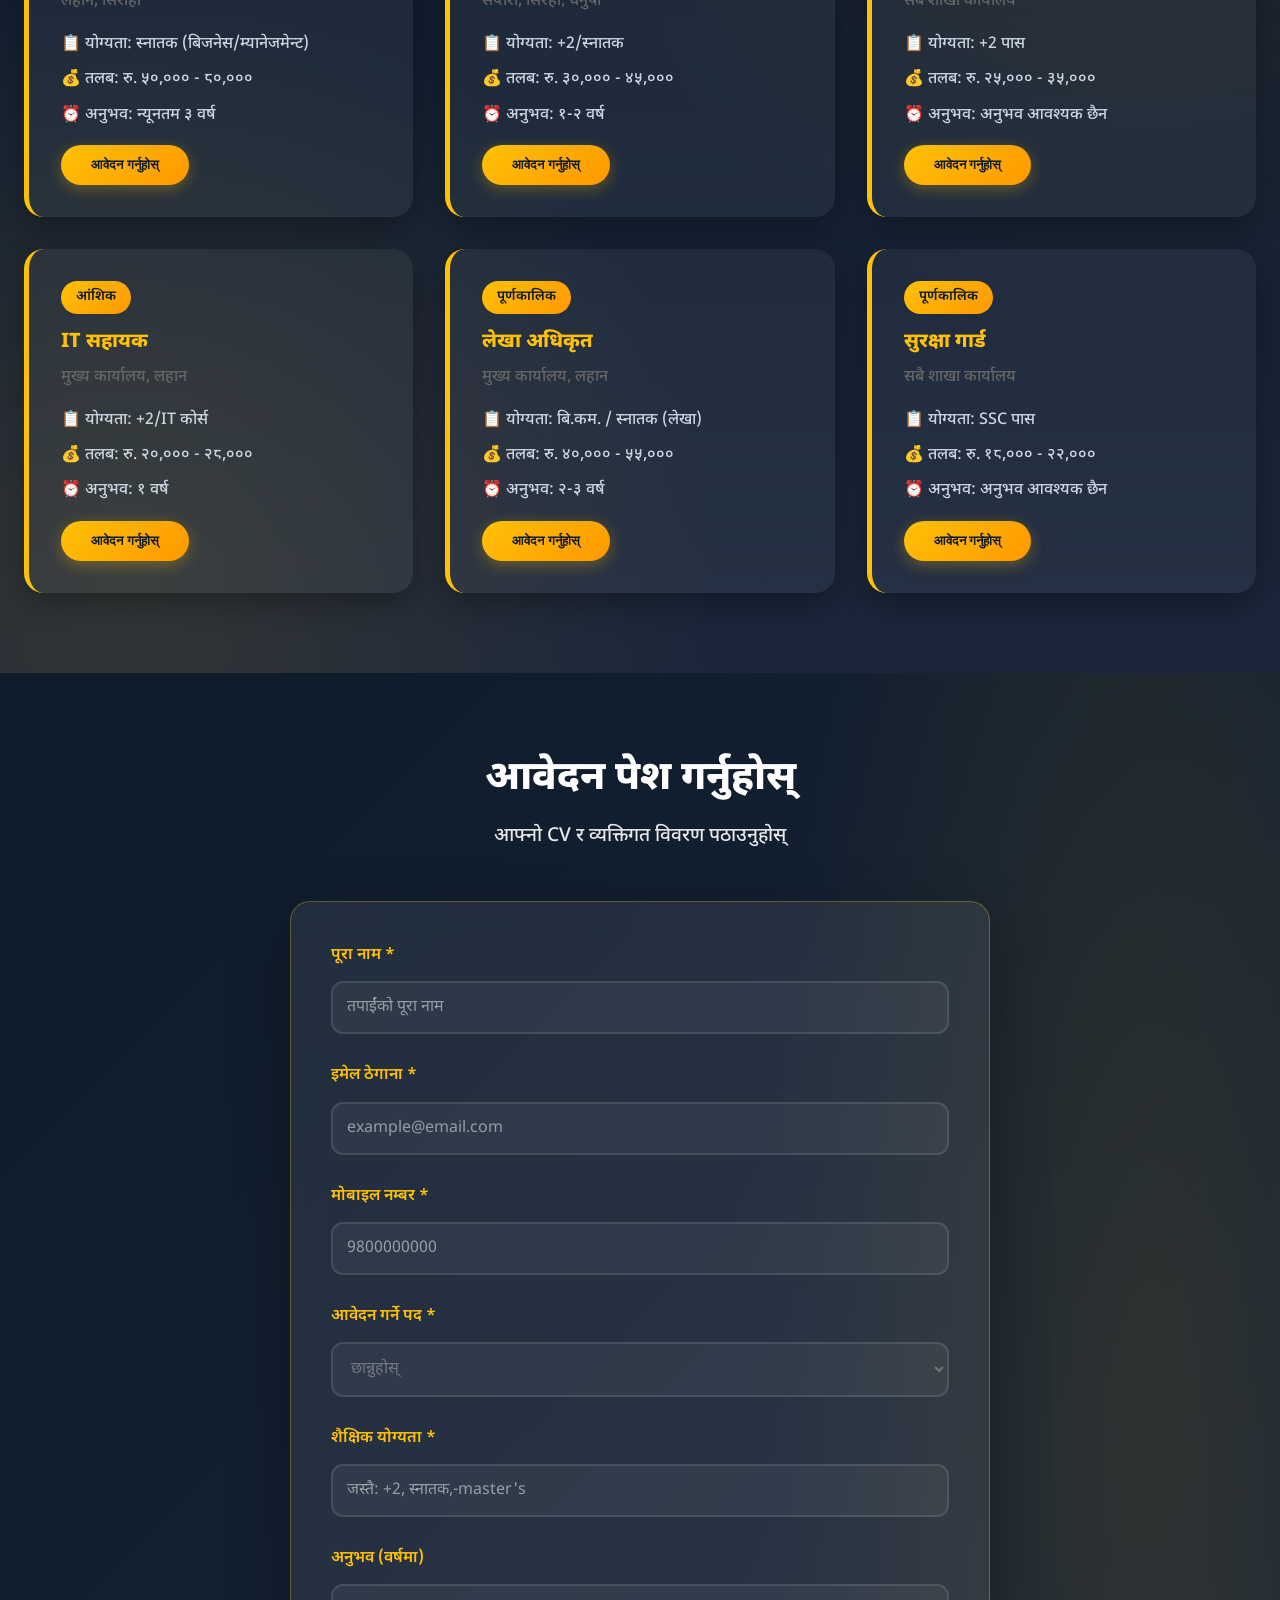
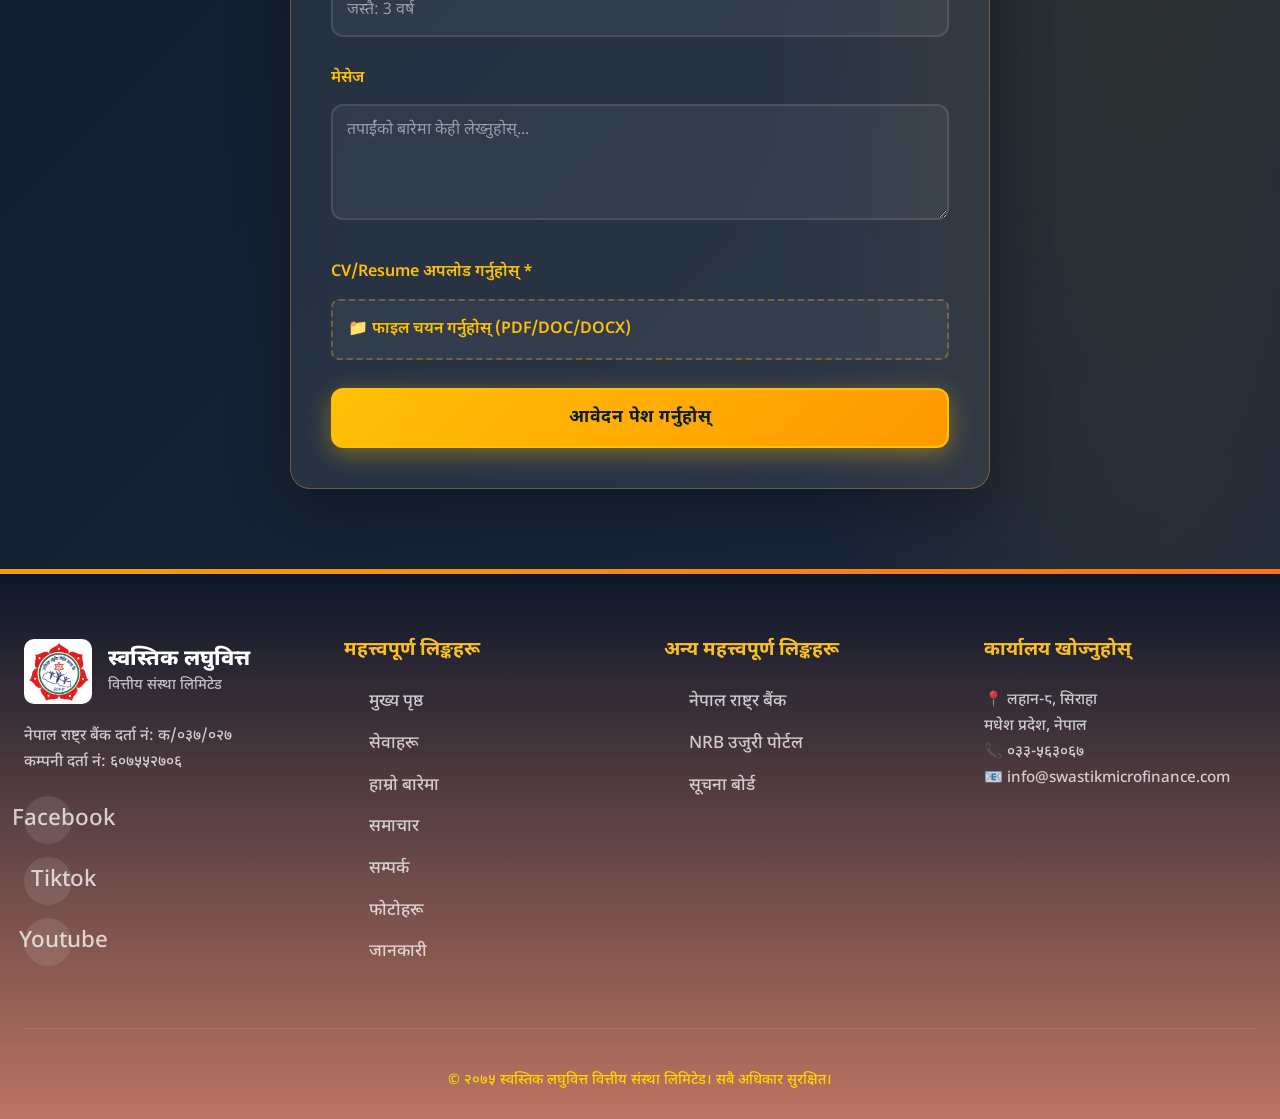
<file: career.html>
<!DOCTYPE html>
<html lang="ne" dir="ltr">
<head>
    <meta charset="UTF-8">
    <meta name="viewport" content="width=device-width, initial-scale=1.0">
    <title>करियर | स्वस्तिक लघुवित्त वित्तीय संस्था लिमिटेड</title>
    <link href="https://fonts.googleapis.com/css2?family=Noto+Sans+Devanagari:wght@300;400;500;700&display=swap" rel="stylesheet">
    <link rel="stylesheet" href="style.css">
    <link rel="icon" type="image/png" href="logo.png">
    <style>
        .career-hero {
            background: linear-gradient(135deg, #0d1b2a 0%, #1b263b 50%, #0d1b2a 100%);
            padding: 150px 0 80px;
            text-align: center;
            color: white;
            position: relative;
            overflow: hidden;
        }
        
        .career-hero::before {
            content: '';
            position: absolute;
            top: 0;
            left: 0;
            width: 100%;
            height: 100%;
            background: 
                radial-gradient(circle at 20% 80%, rgba(255, 193, 7, 0.15) 0%, transparent 50%),
                radial-gradient(circle at 80% 20%, rgba(255, 152, 0, 0.1) 0%, transparent 50%);
        }
        
        .career-hero h1 {
            font-size: 3rem;
            margin-bottom: 1rem;
            text-shadow: 0 4px 8px rgba(0,0,0,0.5);
            position: relative;
            color: #ffffff;
            border-bottom: 4px solid #ffc107;
            display: inline-block;
            padding-bottom: 0.5rem;
        }
        
        .career-hero p {
            font-size: 1.3rem;
            max-width: 700px;
            margin: 0 auto;
            text-shadow: 0 2px 4px rgba(0,0,0,0.3);
            position: relative;
            color: #e0e0e0;
        }
        
        .benefits {
            background: linear-gradient(180deg, #ffffff 0%, #f8f9fa 100%);
            padding: 80px 0;
            position: relative;
        }
        
        .benefits::before {
            content: '';
            position: absolute;
            top: -50%;
            right: -20%;
            width: 60%;
            height: 200%;
            background: radial-gradient(ellipse, rgba(255, 193, 7, 0.05) 0%, transparent 70%);
            pointer-events: none;
        }
        
        .benefits-grid {
            display: grid;
            grid-template-columns: repeat(auto-fit, minmax(280px, 1fr));
            gap: 2rem;
            margin-top: 3rem;
        }
        
        .benefit-card {
            background: #ffffff;
            padding: 2rem;
            border-radius: 20px;
            text-align: center;
            box-shadow: 0 10px 40px rgba(13, 27, 42, 0.1);
            transition: all 0.4s cubic-bezier(0.175, 0.885, 0.32, 1.275);
            border: 2px solid transparent;
            position: relative;
            overflow: hidden;
        }
        
        .benefit-card::before {
            content: '';
            position: absolute;
            top: 0;
            left: 0;
            width: 100%;
            height: 5px;
            background: linear-gradient(90deg, #ffc107, #ff9800);
        }
        
        .benefit-card:hover {
            transform: translateY(-15px);
            box-shadow: 0 25px 50px rgba(13, 27, 42, 0.2);
            border-color: #ffc107;
        }
        
        .benefit-icon {
            font-size: 3.5rem;
            margin-bottom: 1rem;
            transition: all 0.3s ease;
        }
        
        .benefit-card:hover .benefit-icon {
            transform: scale(1.2) rotate(10deg);
        }
        
        .benefit-card h3 {
            color: #0d1b2a;
            margin-bottom: 0.5rem;
        }
        
        .vacancies {
            background: linear-gradient(180deg, #0d1b2a 0%, #1b263b 100%);
            padding: 80px 0;
            color: white;
            position: relative;
        }
        
        .vacancies::before {
            content: '';
            position: absolute;
            top: 0;
            left: 0;
            width: 100%;
            height: 100%;
            background: 
                radial-gradient(circle at 10% 90%, rgba(255, 193, 7, 0.1) 0%, transparent 40%),
                radial-gradient(circle at 90% 10%, rgba(255, 152, 0, 0.08) 0%, transparent 40%);
            pointer-events: none;
        }
        
        .vacancy-grid {
            display: grid;
            grid-template-columns: repeat(auto-fit, minmax(350px, 1fr));
            gap: 2rem;
            margin-top: 3rem;
            position: relative;
            z-index: 1;
        }
        
        .vacancy-card {
            background: rgba(255, 255, 255, 0.05);
            padding: 2rem;
            border-radius: 20px;
            box-shadow: 0 10px 30px rgba(0, 0, 0, 0.3);
            border-left: 5px solid #ffc107;
            transition: all 0.4s ease;
        }
        
        .vacancy-card:hover {
            transform: translateY(-10px);
            box-shadow: 0 20px 40px rgba(255, 193, 7, 0.2);
            background: rgba(255, 193, 7, 0.1);
        }
        
        .vacancy-card h3 {
            color: #ffc107;
            margin-bottom: 0.5rem;
        }
        
        .vacancy-card p {
            color: #cbd5e1;
        }
        
        .vacancy-type {
            display: inline-block;
            background: linear-gradient(135deg, #ffc107, #ff9800);
            color: #0d1b2a;
            padding: 5px 15px;
            border-radius: 20px;
            font-size: 0.85rem;
            margin-bottom: 1rem;
            font-weight: 600;
        }
        
        .vacancy-details {
            margin: 1rem 0;
        }
        
        .vacancy-details p {
            display: flex;
            align-items: center;
            gap: 0.5rem;
            margin-bottom: 0.5rem;
            font-size: 1rem;
            color: #cbd5e1;
        }
        
        .apply-btn {
            display: inline-block;
            background: linear-gradient(135deg, #ffc107, #ff9800);
            color: #0d1b2a;
            padding: 12px 30px;
            border-radius: 25px;
            text-decoration: none;
            font-weight: 700;
            transition: all 0.3s;
            border: none;
            cursor: pointer;
            box-shadow: 0 4px 15px rgba(255, 193, 7, 0.3);
        }
        
        .apply-btn:hover {
            transform: translateY(-3px);
            box-shadow: 0 8px 25px rgba(255, 193, 7, 0.5);
            background: linear-gradient(135deg, #ff9800, #ffc107);
        }
        
        .application-section {
            background: linear-gradient(135deg, #0d1b2a 0%, #1b263b 100%);
            padding: 80px 0;
            color: white;
            position: relative;
            overflow: hidden;
        }
        
        .application-section::before {
            content: '';
            position: absolute;
            top: -50%;
            right: -20%;
            width: 60%;
            height: 200%;
            background: radial-gradient(ellipse, rgba(255, 193, 7, 0.1) 0%, transparent 70%);
            pointer-events: none;
        }
        
        .application-form {
            background: rgba(255, 255, 255, 0.08);
            backdrop-filter: blur(20px);
            padding: 2.5rem;
            border-radius: 20px;
            border: 1px solid rgba(255, 193, 7, 0.3);
            max-width: 700px;
            margin: 0 auto;
            position: relative;
            z-index: 1;
            box-shadow: 0 20px 60px rgba(0, 0, 0, 0.3);
        }
        
        .application-form h2 {
            color: #ffffff;
            text-align: center;
            margin-bottom: 2rem;
            position: relative;
        }
        
        .application-form h2::after {
            content: '';
            display: block;
            width: 80px;
            height: 4px;
            background: linear-gradient(90deg, #ffc107, #ff9800);
            margin: 1rem auto 0;
            border-radius: 2px;
        }
        
        .application-form .form-group label {
            color: #ffc107;
            font-weight: 600;
        }
        
        .application-form .form-group input,
        .application-form .form-group select,
        .application-form .form-group textarea {
            background: rgba(255, 255, 255, 0.05);
            border: 2px solid rgba(255, 255, 255, 0.1);
            color: rgb(118, 119, 128);
            width: 100%;
            padding: 14px;
            border-radius: 12px;
            font-family: inherit;
            font-size: 1rem;
            transition: all 0.3s ease;
        }
        
        .application-form .form-group input::placeholder,
        .application-form .form-group textarea::placeholder {
            color: rgba(255, 255, 255, 0.5);
        }
        
        .application-form .form-group input:focus,
        .application-form .form-group select:focus,
        .application-form .form-group textarea:focus {
            outline: none;
            border-color: #ffc107;
            box-shadow: 0 0 0 4px rgba(255, 193, 7, 0.2);
            background: rgba(255, 255, 255, 0.1);
            transform: translateY(-2px);
        }
        
        .application-form .submit-btn {
            background: linear-gradient(135deg, #ffc107, #ff9800);
            color: #0d1b2a;
            font-weight: 700;
            width: 100%;
            padding: 16px 35px;
            font-size: 1.1rem;
            border-radius: 12px;
            box-shadow: 0 6px 25px rgba(255, 193, 7, 0.4);
            border: 2px solid #ffc107;
        }
        
        .application-form .submit-btn:hover {
            background: linear-gradient(135deg, #ff9800, #ffc107);
            transform: translateY(-3px);
            box-shadow: 0 10px 35px rgba(255, 193, 7, 0.6);
        }
        
        .file-input-wrapper {
            position: relative;
            margin-bottom: 1rem;
        }
        
        .file-input-wrapper input[type="file"] {
            display: none;
        }
        
        .file-input-label {
            display: flex;
            align-items: center;
            justify-content: center;
            padding: 15px;
            background: rgba(255, 255, 255, 0.05);
            border: 2px dashed rgba(255, 193, 7, 0.3);
            border-radius: 8px;
            cursor: pointer;
            transition: all 0.3s;
            color: rgba(255, 255, 255, 0.7);
        }
        
        .file-input-label:hover {
            border-color: #ffc107;
            background: rgba(255, 193, 7, 0.1);
        }
        
        .success-message {
            display: none;
            background: linear-gradient(135deg, #ffc107, #ff9800);
            color: #0d1b2a;
            padding: 2rem;
            border-radius: 15px;
            text-align: center;
            margin-top: 2rem;
            position: relative;
            z-index: 1;
        }
        
        .success-message.show {
            display: block;
            animation: fadeInUp 0.5s ease;
        }
        
        @media (max-width: 768px) {
            .career-hero h1 {
                font-size: 2rem;
            }
            
            .career-hero p {
                font-size: 1rem;
            }
            
            .vacancy-grid {
                grid-template-columns: 1fr;
            }
        }

        /* Fade In Animation */
        @keyframes fadeIn {
            from {
                opacity: 0;
                transform: translateY(30px);
            }
            to {
                opacity: 1;
                transform: translateY(0);
            }
        }

        .fade-in {
            animation: fadeIn 0.6s ease-out forwards;
        }
    </style>
</head>
<body>
     <!-- Left Sidebar - Live Date & Time -->
    <div class="right-sidebar">
        <div class="sidebar-card datetime-card">
            <h3>🕐 वर्तमान समय</h3>
            <div id="datetime-display"></div>
        </div>
        
        <!-- Quick Info Card -->
        <!-- <div class="sidebar-card">
            <h3>📌 आजको दिन</h3>
            <div class="sidebar-info">
                <span class="sidebar-icon">🏆</span>
                <div class="info-text">
                    <h4>स्वागत छ</h4>
                    <p>स्वस्तिक लघुवित्त</p>
                </div>
            </div>
        </div> -->
        
        <!-- Quick Links Card -->
        <div class="sidebar-card">
            <h3>⚡ छिटो लिंकहरू</h3>
            <div class="sidebar-info">
                <span class="sidebar-icon">💰</span>
                <div class="info-text">
                    <h4>ऋण आवेदन</h4>
                    <p><a href="#loan-application" style="color: #f59e0b;">अभी आवेदन गर्नुहोस्</a></p>
                </div>
            </div>
            <div class="sidebar-info">
                <span class="sidebar-icon">📊</span>
                <div class="info-text">
                    <h4>EMI क्यालकुलेटर</h4>
                    <p><a href="index.html#calculator" style="color: #f59e0b;">हिसाब गर्नुहोस्</a></p>
                </div>
            </div>
        </div>
    </div>
    <!-- Header -->
    <header>
        <nav>
            <div class="logo">
                <a href="index.html">
                    <img src="logo.png" alt="स्वस्तिक लघुवित्त वित्तीय संस्था लिमिटेड">
                </a>
            </div>
            <div class="nav-container">
                <ul class="nav-links">
                    <li><a href="index.html">🏠 मुख्य पृष्ठ</a></li>
                    <li><a href="Service.html">💼 सेवाहरू</a></li>
                    <li><a href="about.html">ℹ️ हाम्रो बारेमा</a></li>
                    <li><a href="news.html">📰 समाचार</a></li>
                    <li><a href="contact.php">📞 सम्पर्क</a></li>
                    <li><a href="photos.html">📸 फोटोहरू</a></li>
                    <li><a href="information.html">📋 जानकारी</a></li>
                </ul>
               
                <div class="auth-buttons">
                    <!-- <a href="login.html" class="btn-login">🔑Login</a> -->
                    <a href="career.html" class="btn-career">💼 Career</a>
                </div>
            </div>
            <div class="hamburger">
                <span></span>
                <span></span>
                <span></span>
            </div>
        </nav>
    </header>

    <!-- Career Hero -->
    <section class="career-hero">
        <div class="container">
            <h1 class="fade-in">हाम्रो टिममा सामेल हुनुहोस्</h1>
            <p class="fade-in">स्वस्तिक लघुवित्तमा आफ्नो करियर बनाउनुहोस्। हामी तपाईंको व्यावसायिक विकास र भविष्यलाई महत्व दिन्छौं।</p>
        </div>
    </section>

    <!-- Benefits Section -->
    <section class="benefits">
        <div class="container">
            <h2 style="text-align: center; font-size: 2.5rem; margin-bottom: 1rem; color: #0d1b2a; position: relative; display: inline-block; left: 50%; transform: translateX(-50%);">किन हामीसँग काम गर्नुहुन्छ?</h2>
            <p style="text-align: center; font-size: 1.2rem; color: #5a6c7d; margin-bottom: 3rem;">हाम्रो संगठनमा काम गर्ने फाइदाहरू</p>
            
            <div class="benefits-grid">
                <div class="benefit-card fade-in">
                    <div class="benefit-icon">💼</div>
                    <h3>व्यावसायिक विकास</h3>
                    <p>नियमित तालिम र क्षमता विकास कार्यक्रमहरू</p>
                </div>
                <div class="benefit-card fade-in">
                    <div class="benefit-icon">🏥</div>
                    <h3>स्वास्थ्य बीमा</h3>
                    <p>तपाईं र तपाईंको परिवारको लागि व्यापक स्वास्थ्य बीमा</p>
                </div>
                <div class="benefit-card fade-in">
                    <div class="benefit-icon">🎉</div>
                    <h3>उत्सव बिदा</h3>
                    <p>वर्षिक उत्सव बिदा र बोनस सुविधा</p>
                </div>
                <div class="benefit-card fade-in">
                    <div class="benefit-icon">⚖️</div>
                    <h3>कानूनी सुविधा</h3>
                    <p>सामाजिक सुरक्षा र अन्य कानूनी सुविधा</p>
                </div>
                <div class="benefit-card fade-in">
                    <div class="benefit-icon">🤝</div>
                    <h3>मैत्री वातावरण</h3>
                    <p>सहयोगी र मैत्री कार्य वातावरण</p>
                </div>
                <div class="benefit-card fade-in">
                    <div class="benefit-icon">📈</div>
                    <h3>करियर अवसर</h3>
                    <p>उत्कृष्ट करियर प्रगति र अवसरहरू</p>
                </div>
            </div>
        </div>
    </section>

    <!-- Vacancies Section -->
    <section class="vacancies">
        <div class="container">
            <h2 style="text-align: center; font-size: 2.5rem; margin-bottom: 1rem; color: #ffffff; position: relative; display: inline-block; left: 50%; transform: translateX(-50%);">हालका रिक्त पदहरू</h2>
            <p style="text-align: center; font-size: 1.2rem; color: #a0aec0; margin-bottom: 3rem;">आफ्नो सीप र योग्यता अनुसार पद छान्नुहोस्</p>
            
            <div class="vacancy-grid">
                <!-- Vacancy 1 -->
                <div class="vacancy-card fade-in">
                    <span class="vacancy-type">पूर्णकालिक</span>
                    <h3>शाखा प्रबन्धक</h3>
                    <p style="color: #666; font-size: 1rem;">लहान, सिराहा</p>
                    
                    <div class="vacancy-details">
                        <p>📋 योग्यता: स्नातक (बिजनेस/म्यानेजमेन्ट)</p>
                        <p>💰 तलब: रु. ५०,००० - ८०,०००</p>
                        <p>⏰ अनुभव: न्यूनतम ३ वर्ष</p>
                    </div>
                    
                    <button class="apply-btn" onclick="scrollToForm('branch-manager')">आवेदन गर्नुहोस्</button>
                </div>
                
                <!-- Vacancy 2 -->
                <div class="vacancy-card fade-in">
                    <span class="vacancy-type">पूर्णकालिक</span>
                    <h3>कर्जा अधिकृत</h3>
                    <p style="color: #666; font-size: 1rem;">सप्तरी, सिरहा, धनुषा</p>
                    
                    <div class="vacancy-details">
                        <p>📋 योग्यता: +2/स्नातक</p>
                        <p>💰 तलब: रु. ३०,००० - ४५,०००</p>
                        <p>⏰ अनुभव: १-२ वर्ष</p>
                    </div>
                    
                    <button class="apply-btn" onclick="scrollToForm('loan-officer')">आवेदन गर्नुहोस्</button>
                </div>
                
                <!-- Vacancy 3 -->
                <div class="vacancy-card fade-in">
                    <span class="vacancy-type">पूर्णकालिक</span>
                    <h3>ग्राहक सेवा अधिकृत</h3>
                    <p style="color: #666; font-size: 1rem;">सबै शाखा कार्यालय</p>
                    
                    <div class="vacancy-details">
                        <p>📋 योग्यता: +2 पास</p>
                        <p>💰 तलब: रु. २५,००० - ३५,०००</p>
                        <p>⏰ अनुभव: अनुभव आवश्यक छैन</p>
                    </div>
                    
                    <button class="apply-btn" onclick="scrollToForm('customer-service')">आवेदन गर्नुहोस्</button>
                </div>
                
                <!-- Vacancy 4 -->
                <div class="vacancy-card fade-in">
                    <span class="vacancy-type">आंशिक</span>
                    <h3>IT सहायक</h3>
                    <p style="color: #666; font-size: 1rem;">मुख्य कार्यालय, लहान</p>
                    
                    <div class="vacancy-details">
                        <p>📋 योग्यता: +2/IT कोर्स</p>
                        <p>💰 तलब: रु. २०,००० - २८,०००</p>
                        <p>⏰ अनुभव: १ वर्ष</p>
                    </div>
                    
                    <button class="apply-btn" onclick="scrollToForm('it-assistant')">आवेदन गर्नुहोस्</button>
                </div>
                
                <!-- Vacancy 5 -->
                <div class="vacancy-card fade-in">
                    <span class="vacancy-type">पूर्णकालिक</span>
                    <h3>लेखा अधिकृत</h3>
                    <p style="color: #666; font-size: 1rem;">मुख्य कार्यालय, लहान</p>
                    
                    <div class="vacancy-details">
                        <p>📋 योग्यता: बि.कम. / स्नातक (लेखा)</p>
                        <p>💰 तलब: रु. ४०,००० - ५५,०००</p>
                        <p>⏰ अनुभव: २-३ वर्ष</p>
                    </div>
                    
                    <button class="apply-btn" onclick="scrollToForm('accountant')">आवेदन गर्नुहोस्</button>
                </div>
                
                <!-- Vacancy 6 -->
                <div class="vacancy-card fade-in">
                    <span class="vacancy-type">पूर्णकालिक</span>
                    <h3>सुरक्षा गार्ड</h3>
                    <p style="color: #666; font-size: 1rem;">सबै शाखा कार्यालय</p>
                    
                    <div class="vacancy-details">
                        <p>📋 योग्यता: SSC पास</p>
                        <p>💰 तलब: रु. १८,००० - २२,०००</p>
                        <p>⏰ अनुभव: अनुभव आवश्यक छैन</p>
                    </div>
                    
                    <button class="apply-btn" onclick="scrollToForm('security')">आवेदन गर्नुहोस्</button>
                </div>
            </div>
        </div>
    </section>

    <!-- Application Form Section -->
    <section id="application-form" class="application-section">
        <div class="container">
            <h2 style="text-align: center; font-size: 2.5rem; margin-bottom: 1rem; color: white;">आवेदन पेश गर्नुहोस्</h2>
            <p style="text-align: center; font-size: 1.2rem; color: rgba(255,255,255,0.9); margin-bottom: 3rem;">आफ्नो CV र व्यक्तिगत विवरण पठाउनुहोस्</p>
            
<form class="application-form" onsubmit="submitCareerApplication(event)" enctype="multipart/form-data">
                <div class="form-group">
                    <label>पूरा नाम *</label>
                    <input type="text" id="career_name" required placeholder="तपाईंको पूरा नाम">
                </div>
                
                <div class="form-group">
                    <label>इमेल ठेगाना *</label>
                    <input type="email" id="career_email" required placeholder="example@email.com">
                </div>
                
                <div class="form-group">
                    <label>मोबाइल नम्बर *</label>
                    <input type="tel" id="career_phone" required placeholder="9800000000">
                </div>
                
                <div class="form-group">
                    <label>आवेदन गर्ने पद *</label>
                    <select id="career_position" required>
                        <option value="">छान्नुहोस्</option>
                        <option value="branch-manager">शाखा प्रबन्धक</option>
                        <option value="loan-officer">कर्जा अधिकृत</option>
                        <option value="customer-service">ग्राहक सेवा अधिकृत</option>
                        <option value="it-assistant">IT सहायक</option>
                        <option value="accountant">लेखा अधिकृत</option>
                        <option value="security">सुरक्षा गार्ड</option>
                        <option value="other">अन्य</option>
                    </select>
                </div>
                
                <div class="form-group">
                    <label>शैक्षिक योग्यता *</label>
                    <input type="text" id="career_education" required placeholder="जस्तै: +2, स्नातक,-master's">
                </div>
                
                <div class="form-group">
                    <label>अनुभव (वर्षमा)</label>
                    <input type="text" id="career_experience" placeholder="जस्तै: 3 वर्ष">
                </div>
                
                <div class="form-group">
                    <label>मेसेज</label>
                    <textarea id="career_message" rows="4" placeholder="तपाईंको बारेमा केही लेख्नुहोस्..."></textarea>
                </div>
                
                <div class="form-group">
                    <label>CV/Resume अपलोड गर्नुहोस् *</label>
                    <div class="file-input-wrapper">
                        <label for="career_cv" class="file-input-label">
                            <span>📁 फाइल चयन गर्नुहोस् (PDF/DOC/DOCX)</span>
                        </label>
                        <input type="file" id="career_cv" accept=".pdf,.doc,.docx" required>
                    </div>
                </div>
                
                <button type="submit" class="submit-btn">आवेदन पेश गर्नुहोस्</button>
            </form>
            
            <div class="success-message" id="careerSuccessMessage">
                <div style="font-size: 4rem; margin-bottom: 1rem;">🎉</div>
                <h3>धन्यवाद!</h3>
                <p>तपाईंको आवेदन सफलतापूर्वक पेश भयो।</p>
                <p>हाम्रो टिमले ७ दिन भित्रमा तपाईंसँग सम्पर्क गर्नेछ।</p>
            </div>
        </div>
    </section>

    <!-- Footer -->
    <footer>
        <div class="container">
            <div class="footer-content">
                <div>
                    <div class="footer-logo">
                        <img src="logo.png" alt="स्वस्तिक">
                        <div class="footer-logo-text">
                            <h3>स्वस्तिक लघुवित्त</h3>
                            <p>वित्तीय संस्था लिमिटेड</p>
                        </div>
                    </div>
                    <p>नेपाल राष्ट्र बैंक दर्ता नं: क/०३७/०२७<br>कम्पनी दर्ता नं: ६०७५५२७०६</p>
                      <div class="social-links">
                        <ul>
                            <li><a href="https://www.facebook.com/share/18MC7VDGaR/" target="_blank">Facebook</a></li>
                            <li><a href="https://www.tiktok.com/@swastiklaghubitta?is_from_webapp=1&sender_device=pc" target="_blank">Tiktok</a></li>
                            <li><a href="https://www.youtube.com/channel/UCdu6HT8zTUpHM8_EKTUJBww" target="_blank">Youtube</a></li>
                        <!-- <a href="https://facebook.com/swastiklaghubitta" target="_blank">Facebook</a>
                        <a href="https://www.tiktok.com/@swastiklaghubitta?is_from_webapp=1&sender_device=pc" target="_blank"><span>Tiktok</span></a>
                        <a href="UCdu6HT8zTUpHM8_EKTUJBww" target="_blank"><span>Youtube</span></a> -->
                    </div>
                </div>
              <div>
                    <h4>महत्त्वपूर्ण लिङ्कहरू</h4>
                    <ul>
                        <li><a href="index.html">मुख्य पृष्ठ</a></li>
                        <li><a href="Service.html">सेवाहरू</a></li>
                        <li><a href="about.html">हाम्रो बारेमा</a></li>
                        <li><a href="news.html">समाचार</a></li>
                        <li><a href="contact.html">सम्पर्क</a></li>
                        <li><a href="photos.html">फोटोहरू</a></li>
                        <li><a href="information.html">जानकारी</a></li>
                    </ul>
                </div>
                    <div>
                    <h4> अन्य महत्त्वपूर्ण लिङ्कहरू</h4>
                    <ul>
                        <li><a href="https://www.nrb.org.np">नेपाल राष्ट्र बैंक</a></li>
                        <li><a href="https://gunaso.nrb.org.np">NRB उजुरी पोर्टल</a></li>
                        <li><a href="notice.html">सूचना बोर्ड</a></li>
                        <!-- <li><a href="about.html">हाम्रो बारेमा</a></li>
                        <li><a href="news.html">समाचार</a></li>
                        <li><a href="contact.html">सम्पर्क</a></li>
                        <li><a href="photos.html">फोटोहरू</a></li>
                        <li><a href="https://gunaso.nrb.org.np">जानकारी</a></li> -->
                         
                    </ul>
                </div>
                <div>
                    <h4>कार्यालय खोज्नुहोस्</h4>
                    <p>📍 लहान-८, सिराहा<br>मधेश प्रदेश, नेपाल</p>
                    <p>📞 ०३३-५६३०६७</p>
                    <p>📧 info@swastikmicrofinance.com</p>
                </div>
            </div>
            <div class="footer-bottom">
                <p style="color: #FFD700;">&copy; २०७५ स्वस्तिक लघुवित्त वित्तीय संस्था लिमिटेड। सबै अधिकार सुरक्षित।</p>
            </div>
        </div>

    <script>
        // Mobile menu toggle
        const hamburger = document.querySelector('.hamburger');
        const navLinks = document.querySelector('.nav-links');
        hamburger.addEventListener('click', () => {
            navLinks.classList.toggle('active');
        });

        // Scroll to application form
        function scrollToForm(position) {
            document.getElementById('career_position').value = position;
            document.getElementById('application-form').scrollIntoView({
                behavior: 'smooth'
            });
        }

        // Career application form submission
        async function submitCareerApplication(e) {
            e.preventDefault();
            
            const formData = {
                name: document.getElementById('career_name').value,
                email: document.getElementById('career_email').value,
                phone: document.getElementById('career_phone').value,
                position: document.getElementById('career_position').value,
                education: document.getElementById('career_education').value,
                experience: document.getElementById('career_experience').value,
                message: document.getElementById('career_message').value
            };

            try {
                const response = await fetch('career.php', {
                    method: 'POST',
                    headers: {
                        'Content-Type': 'application/x-www-form-urlencoded',
                    },
                    body: new URLSearchParams(formData).toString()
                });

                const result = await response.text();
                
                // Show success message
                document.querySelector('.application-form').style.display = 'none';
                document.getElementById('careerSuccessMessage').classList.add('show');
                
                // Scroll to success message
                document.getElementById('careerSuccessMessage').scrollIntoView({
                    behavior: 'smooth'
                });
            } catch (error) {
                console.error('Error:', error);
                alert('❌ त्रुटि भयो। कृपया पुनः प्रयास गर्नुहोस्।');
            }
        }

        // File input display
        document.getElementById('career_cv').addEventListener('change', function(e) {
            const label = document.querySelector('.file-input-label span');
            if (this.files && this.files[0]) {
                label.textContent = '✓ ' + this.files[0].name;
            } else {
                label.textContent = '📁 फाइल चयन गर्नुहोस् (PDF/DOC/DOCX)';
            }
        });

        // Fade in animation on scroll
        const observer = new IntersectionObserver((entries) => {
            entries.forEach(entry => {
                if (entry.isIntersecting) {
                    entry.target.style.animationPlayState = 'running';
                }
            });
        });

        document.querySelectorAll('.fade-in').forEach(el => {
            el.style.opacity = '0';
            el.style.animationPlayState = 'paused';
            observer.observe(el);
        });
    </script>
     <!-- WhatsApp Chat Button -->
    <div class="whatsapp-chat">
        <a href="https://wa.me/9815298144" target="_blank" class="whatsapp-btn">
            <svg viewBox="0 0 24 24" width="40" height="40">
                <path fill="#25D366" d="M17.472 14.382c-.297-.149-1.758-.867-2.03-.967-.273-.099-.471-.148-.67.15-.197.297-.767.966-.94 1.164-.173.199-.347.223-.644.075-.297-.15-1.255-.463-2.39-1.475-.883-.788-1.48-1.761-1.653-2.059-.173-.297-.018-.458.13-.606.134-.133.298-.347.446-.52.149-.174.198-.298.298-.497.099-.198.05-.371-.025-.52-.075-.149-.669-1.612-.916-2.207-.242-.579-.487-.5-.669-.51-.173-.008-.371-.01-.57-.01-.198 0-.52.074-.792.372-.272.297-1.04 1.016-1.04 2.479 0 1.462 1.065 2.875 1.213 3.074.149.198 2.096 3.2 5.077 4.487.709.306 1.262.489 1.694.625.712.227 1.36.195 1.871.118.571-.085 1.758-.719 2.006-1.413.248-.694.248-1.289.173-1.413-.074-.124-.272-.198-.57-.347m-5.421 7.403h-.004a9.87 9.87 0 01-5.031-1.378l-.361-.214-3.741.982.998-3.648-.235-.374a9.86 9.86 0 01-1.51-5.26c.001-5.45 4.436-9.884 9.888-9.884 2.64 0 5.122 1.03 6.988 2.898a9.825 9.825 0 012.893 6.994c-.003 5.45-4.437 9.884-9.885 9.884m8.413-18.297A11.815 11.815 0 0012.05 0C5.495 0 .16 5.335.157 11.892c0 2.096.547 4.142 1.588 5.945L.057 24l6.305-1.654a11.882 11.882 0 005.683 1.448h.005c6.554 0 11.89-5.335 11.893-11.893a11.821 11.821 0 00-3.48-8.413z"/>
            </svg>
            <span>हामीसँग च्याट गर्नुहोस्</span>
        </a>
    </div>

    <!-- Advanced AI Chatbot -->
    <div class="ai-chatbot" id="aiChatbot">
        <div class="ai-chatbot-toggle" id="aiChatbotToggle" onclick="toggleAIChatbot()">
            <div class="ai-chatbot-toggle-icon">
                <svg viewBox="0 0 24 24" width="28" height="28" fill="none" stroke="currentColor" stroke-width="2">
                    <path d="M21 15a2 2 0 0 1-2 2H7l-4 4V5a2 2 0 0 1 2-2h14a2 2 0 0 1 2 2z"></path>
                </svg>
            </div>
            <div class="ai-chatbot-toggle-badge" id="aiChatbotBadge">नयाँ</div>
        </div>
        
        <div class="ai-chatbot-window" id="aiChatbotWindow">
            <div class="ai-chatbot-header">
                <div class="ai-chatbot-header-info">
                    <div class="ai-chatbot-avatar">
                        <div class="ai-chatbot-avatar-inner">🤖</div>
                        <div class="ai-chatbot-status"></div>
                    </div>
                    <div class="ai-chatbot-header-text">
                        <h4>स्वस्तिक AI सहायक</h4>
                        <span>अनलाइन • तपाईंलाई मदद गर्न तयार</span>
                    </div>
                </div>
                <div class="ai-chatbot-header-actions">
                    <button class="ai-chatbot-btn" onclick="minimizeAIChatbot()" title="घटाउनुहोस्">
                        <svg viewBox="0 0 24 24" width="18" height="18" fill="none" stroke="currentColor" stroke-width="2"><line x1="5" y1="12" x2="19" y2="12"></line></svg>
                    </button>
                    <button class="ai-chatbot-btn" onclick="closeAIChatbot()" title="बन्द गर्नुहोस्">
                        <svg viewBox="0 0 24 24" width="18" height="18" fill="none" stroke="currentColor" stroke-width="2"><line x1="18" y1="6" x2="6" y2="18"></line><line x1="6" y1="6" x2="18" y2="18"></line></svg>
                    </button>
                </div>
            </div>
            
            <div class="ai-chatbot-messages" id="aiChatbotMessages">
                <div class="ai-chatbot-message ai-chatbot-message-bot">
                    <div class="ai-chatbot-message-avatar">🤖</div>
                    <div class="ai-chatbot-message-content">
                        <div class="ai-chatbot-message-bubble">
                            <p>नमस्ते! 👋</p>
                            <p>म <strong>स्वस्तिक लघुवित्तको AI सहायक</strong> हुँ।</p>
                            <p>तपाईंलाई कुन सहायता चाहिएको छ? म तपाईंको प्रश्नहरूको उत्तर दिन तयार छु। 💼</p>
                        </div>
                        <span class="ai-chatbot-message-time">अहिले</span>
                    </div>
                </div>
                
                <div class="ai-chatbot-quick-actions">
                    <p>छिटो कार्यहरू:</p>
                    <div class="ai-chatbot-quick-buttons">
                        <button class="ai-chatbot-quick-btn" onclick="quickAIReply('ऋण कसरी लिने?')">💰 ऋण कसरी लिने?</button>
                        <button class="ai-chatbot-quick-btn" onclick="quickAIReply('ब्याजदर कति छ?')">📊 ब्याजदर कति छ?</button>
                        <button class="ai-chatbot-quick-btn" onclick="quickAIReply('शाखा कार्यालय')">🏢 शाखा कार्यालय</button>
                        <button class="ai-chatbot-quick-btn" onclick="quickAIReply('आवेदन प्रक्रिया')">📝 आवेदन प्रक्रिया</button>
                    </div>
                </div>
            </div>
            
            <div class="ai-chatbot-typing" id="aiChatbotTyping" style="display: none;">
                <div class="ai-chatbot-message ai-chatbot-message-bot">
                    <div class="ai-chatbot-message-avatar">🤖</div>
                    <div class="ai-chatbot-message-content">
                        <div class="ai-chatbot-message-bubble">
                            <div class="ai-chatbot-typing-dots"><span></span><span></span><span></span></div>
                        </div>
                    </div>
                </div>
            </div>
            
            <div class="ai-chatbot-input-area">
                <div class="ai-chatbot-input-wrapper">
                    <button class="ai-chatbot-voice-btn" id="aiVoiceBtn" onclick="toggleVoiceInput()" title="आवाज़">
                        <svg viewBox="0 0 24 24" width="20" height="20" fill="none" stroke="currentColor" stroke-width="2"><path d="M12 1a3 3 0 0 0-3 3v8a3 3 0 0 0 6 0V4a3 3 0 0 0-3-3z"></path><path d="M19 10v2a7 7 0 0 1-14 0v-2"></path><line x1="12" y1="19" x2="12" y2="23"></line><line x1="8" y1="23" x2="16" y2="23"></line></svg>
                    </button>
                    <input type="text" id="aiChatbotInput" placeholder="तपाईंको प्रश्न लेख्नुहोस्..." onkeypress="handleAIChatKeyPress(event)">
                    <button class="ai-chatbot-send-btn" onclick="sendAIChatMessage()">
                        <svg viewBox="0 0 24 24" width="20" height="20" fill="none" stroke="currentColor" stroke-width="2"><line x1="22" y1="2" x2="11" y2="13"></line><polygon points="22 2 15 22 11 13 2 9 22 2"></polygon></svg>
                    </button>
                </div>
                <div class="ai-chatbot-powered"><span>🔒 सुरक्षित च्याट</span></div>
            </div>
        </div>
    </div>

    <!-- AI Chatbot Styles -->
    <style>
        .whatsapp-chat { position: fixed; bottom: 30px; left: 30px; z-index: 1000; }
        .whatsapp-btn { display: flex; align-items: center; gap: 10px; background: #25D366; color: white; padding: 12px 20px; border-radius: 50px; text-decoration: none; font-weight: 600; box-shadow: 0 4px 15px rgba(37, 211, 102, 0.4); transition: all 0.3s ease; }
        .whatsapp-btn:hover { transform: translateY(-3px); box-shadow: 0 6px 20px rgba(37, 211, 102, 0.6); }
        .ai-chatbot { position: fixed; bottom: 30px; right: 30px; z-index: 10000; font-family: 'Noto Sans Devanagari', 'Segoe UI', sans-serif; }
        .ai-chatbot-toggle { width: 65px; height: 65px; border-radius: 50%; background: linear-gradient(135deg, #1e3c72 0%, #2a5298 100%); display: flex; align-items: center; justify-content: center; cursor: pointer; box-shadow: 0 8px 25px rgba(30, 60, 114, 0.5); transition: all 0.4s; position: relative; border: 3px solid #f59e0b; }
        .ai-chatbot-toggle:hover { transform: scale(1.1); box-shadow: 0 12px 35px rgba(30, 60, 114, 0.7); }
        .ai-chatbot-toggle-icon { color: white; animation: pulse-icon 2s ease-in-out infinite; }
        @keyframes pulse-icon { 0%, 100% { transform: scale(1); } 50% { transform: scale(1.1); } }
        .ai-chatbot-toggle-badge { position: absolute; top: -5px; right: -5px; background: #f59e0b; color: #0a1628; font-size: 10px; font-weight: 700; padding: 3px 8px; border-radius: 10px; animation: badge-pulse 1.5s ease-in-out infinite; }
        @keyframes badge-pulse { 0%, 100% { transform: scale(1); } 50% { transform: scale(1.15); } }
        .ai-chatbot-window { position: absolute; bottom: 80px; right: 0; width: 380px; height: 520px; background: linear-gradient(180deg, #ffffff 0%, #f8fafc 100%); border-radius: 20px; box-shadow: 0 20px 60px rgba(0, 0, 0, 0.3); display: none; flex-direction: column; overflow: hidden; border: 2px solid rgba(245, 158, 11, 0.3); animation: window-appear 0.4s; }
        .ai-chatbot-window.show { display: flex; }
        @keyframes window-appear { from { opacity: 0; transform: scale(0.9) translateY(20px); } to { opacity: 1; transform: scale(1) translateY(0); } }
        .ai-chatbot-header { background: linear-gradient(135deg, #1e3c72 0%, #2a5298 100%); padding: 15px 20px; display: flex; justify-content: space-between; align-items: center; border-bottom: 1px solid rgba(255, 255, 255, 0.1); }
        .ai-chatbot-header-info { display: flex; align-items: center; gap: 12px; }
        .ai-chatbot-avatar { position: relative; width: 45px; height: 45px; }
        .ai-chatbot-avatar-inner { width: 45px; height: 45px; border-radius: 50%; background: linear-gradient(135deg, #f59e0b, #f97316); display: flex; align-items: center; justify-content: center; font-size: 24px; border: 2px solid white; }
        .ai-chatbot-status { position: absolute; bottom: 0; right: 0; width: 12px; height: 12px; background: #22c55e; border-radius: 50%; border: 2px solid #1e3c72; animation: status-pulse 2s ease-in-out infinite; }
        @keyframes status-pulse { 0%, 100% { opacity: 1; } 50% { opacity: 0.5; } }
        .ai-chatbot-header-text h4 { color: white; font-size: 16px; font-weight: 700; margin: 0; }
        .ai-chatbot-header-text span { color: rgba(255, 255, 255, 0.8); font-size: 12px; }
        .ai-chatbot-header-actions { display: flex; gap: 8px; }
        .ai-chatbot-btn { width: 32px; height: 32px; border-radius: 50%; background: rgba(255, 255, 255, 0.1); border: none; color: white; cursor: pointer; display: flex; align-items: center; justify-content: center; transition: all 0.3s; }
        .ai-chatbot-btn:hover { background: rgba(255, 255, 255, 0.2); transform: scale(1.1); }
        .ai-chatbot-messages { flex: 1; padding: 15px; overflow-y: auto; display: flex; flex-direction: column; gap: 15px; }
        .ai-chatbot-message { display: flex; gap: 10px; align-items: flex-start; }
        .ai-chatbot-message-user { flex-direction: row-reverse; }
        .ai-chatbot-message-avatar { width: 35px; height: 35px; border-radius: 50%; background: linear-gradient(135deg, #f59e0b, #f97316); display: flex; align-items: center; justify-content: center; font-size: 18px; flex-shrink: 0; }
        .ai-chatbot-message-content { max-width: 75%; }
        .ai-chatbot-message-user .ai-chatbot-message-content { text-align: right; }
        .ai-chatbot-message-bubble { background: #f1f5f9; padding: 12px 16px; border-radius: 18px; border-bottom-left-radius: 4px; font-size: 14px; line-height: 1.6; color: #334155; box-shadow: 0 2px 8px rgba(0, 0, 0, 0.05); }
        .ai-chatbot-message-user .ai-chatbot-message-bubble { background: linear-gradient(135deg, #1e3c72, #2a5298); color: white; border-bottom-left-radius: 18px; border-bottom-right-radius: 4px; }
        .ai-chatbot-message-bubble p { margin: 0; color: inherit; }
        .ai-chatbot-message-bubble p + p { margin-top: 8px; }
        .ai-chatbot-message-time { font-size: 11px; color: #94a3b8; margin-top: 5px; display: block; }
        .ai-chatbot-quick-actions { background: rgba(245, 158, 11, 0.08); padding: 12px; border-radius: 12px; margin-top: 5px; }
        .ai-chatbot-quick-actions p { font-size: 12px; color: #64748b; margin: 0 0 10px 0; font-weight: 600; }
        .ai-chatbot-quick-buttons { display: flex; flex-wrap: wrap; gap: 8px; }
        .ai-chatbot-quick-btn { background: white; border: 1px solid #e2e8f0; color: #1e3c72; padding: 8px 12px; border-radius: 20px; font-size: 12px; cursor: pointer; transition: all 0.3s; font-weight: 500; }
        .ai-chatbot-quick-btn:hover { background: linear-gradient(135deg, #1e3c72, #2a5298); color: white; border-color: #1e3c72; transform: translateY(-2px); }
        .ai-chatbot-typing { padding: 10px 15px; }
        .ai-chatbot-typing-dots { display: flex; gap: 5px; padding: 10px; }
        .ai-chatbot-typing-dots span { width: 8px; height: 8px; background: #1e3c72; border-radius: 50%; animation: typing-bounce 1.4s ease-in-out infinite; }
        .ai-chatbot-typing-dots span:nth-child(2) { animation-delay: 0.2s; }
        .ai-chatbot-typing-dots span:nth-child(3) { animation-delay: 0.4s; }
        @keyframes typing-bounce { 0%, 60%, 100% { transform: translateY(0); } 30% { transform: translateY(-10px); } }
        .ai-chatbot-input-area { padding: 15px; background: white; border-top: 1px solid #e2e8f0; }
        .ai-chatbot-input-wrapper { display: flex; align-items: center; gap: 10px; background: #f1f5f9; border-radius: 25px; padding: 5px 15px; border: 2px solid #e2e8f0; transition: all 0.3s; }
        .ai-chatbot-input-wrapper:focus-within { border-color: #1e3c72; box-shadow: 0 0 0 3px rgba(30, 60, 114, 0.1); }
        .ai-chatbot-voice-btn { background: none; border: none; color: #64748b; cursor: pointer; padding: 8px; border-radius: 50%; transition: all 0.3s; }
        .ai-chatbot-voice-btn:hover { background: rgba(30, 60, 114, 0.1); color: #1e3c72; }
        .ai-chatbot-voice-btn.listening { background: #ef4444; color: white; animation: voice-pulse 1s ease-in-out infinite; }
        @keyframes voice-pulse { 0%, 100% { transform: scale(1); } 50% { transform: scale(1.1); } }
        .ai-chatbot-input-wrapper input { flex: 1; border: none; background: none; padding: 10px 0; font-size: 14px; outline: none; color: #334155; }
        .ai-chatbot-input-wrapper input::placeholder { color: #94a3b8; }
        .ai-chatbot-send-btn { background: linear-gradient(135deg, #1e3c72, #2a5298); border: none; color: white; width: 38px; height: 38px; border-radius: 50%; cursor: pointer; display: flex; align-items: center; justify-content: center; transition: all 0.3s; }
        .ai-chatbot-send-btn:hover { background: linear-gradient(135deg, #f59e0b, #f97316); transform: scale(1.1); }
        .ai-chatbot-powered { text-align: center; margin-top: 10px; font-size: 11px; color: #94a3b8; }
        @media (max-width: 480px) {
            .ai-chatbot { bottom: 20px; right: 20px; }
            .ai-chatbot-toggle { width: 55px; height: 55px; }
            .ai-chatbot-window { width: calc(100vw - 40px); height: 450px; right: -10px; }
            .whatsapp-btn span { display: none; }
        }
    </style>

    <!-- AI Chatbot Script -->
    <script src="ai-chatbot.js"></script>

    <script>
        window.addEventListener('load', function() {
            setTimeout(function() {
                document.getElementById('preloader').classList.add('fade-out');
            }, 1500);
        });

        const hamburger = document.querySelector('.hamburger');
        const navLinks = document.querySelector('.nav-links');
        hamburger.addEventListener('click', () => {
            navLinks.classList.toggle('active');
        });

        window.addEventListener('scroll', function() {
            const header = document.querySelector('header');
            if (window.scrollY > 50) {
                header.classList.add('scrolled');
            } else {
                header.classList.remove('scrolled');
            }
        });

        document.querySelectorAll('a[href^="#"]').forEach(anchor => {
            anchor.addEventListener('click', function (e) {
                e.preventDefault();
                document.querySelector(this.getAttribute('href')).scrollIntoView({
                    behavior: 'smooth'
                });
            });
        });

        const observer = new IntersectionObserver((entries) => {
            entries.forEach(entry => {
                if (entry.isIntersecting) {
                    entry.target.style.opacity = '1';
                    entry.target.style.transform = 'translateY(0)';
                }
            });
        }, { threshold: 0.1 });

        document.querySelectorAll('.fade-in').forEach(el => {
            el.style.opacity = '0';
            el.style.transform = 'translateY(30px)';
            el.style.transition = 'opacity 0.6s ease, transform 0.6s ease';
            observer.observe(el);
        });
    </script>
</body>
</html>
</file>
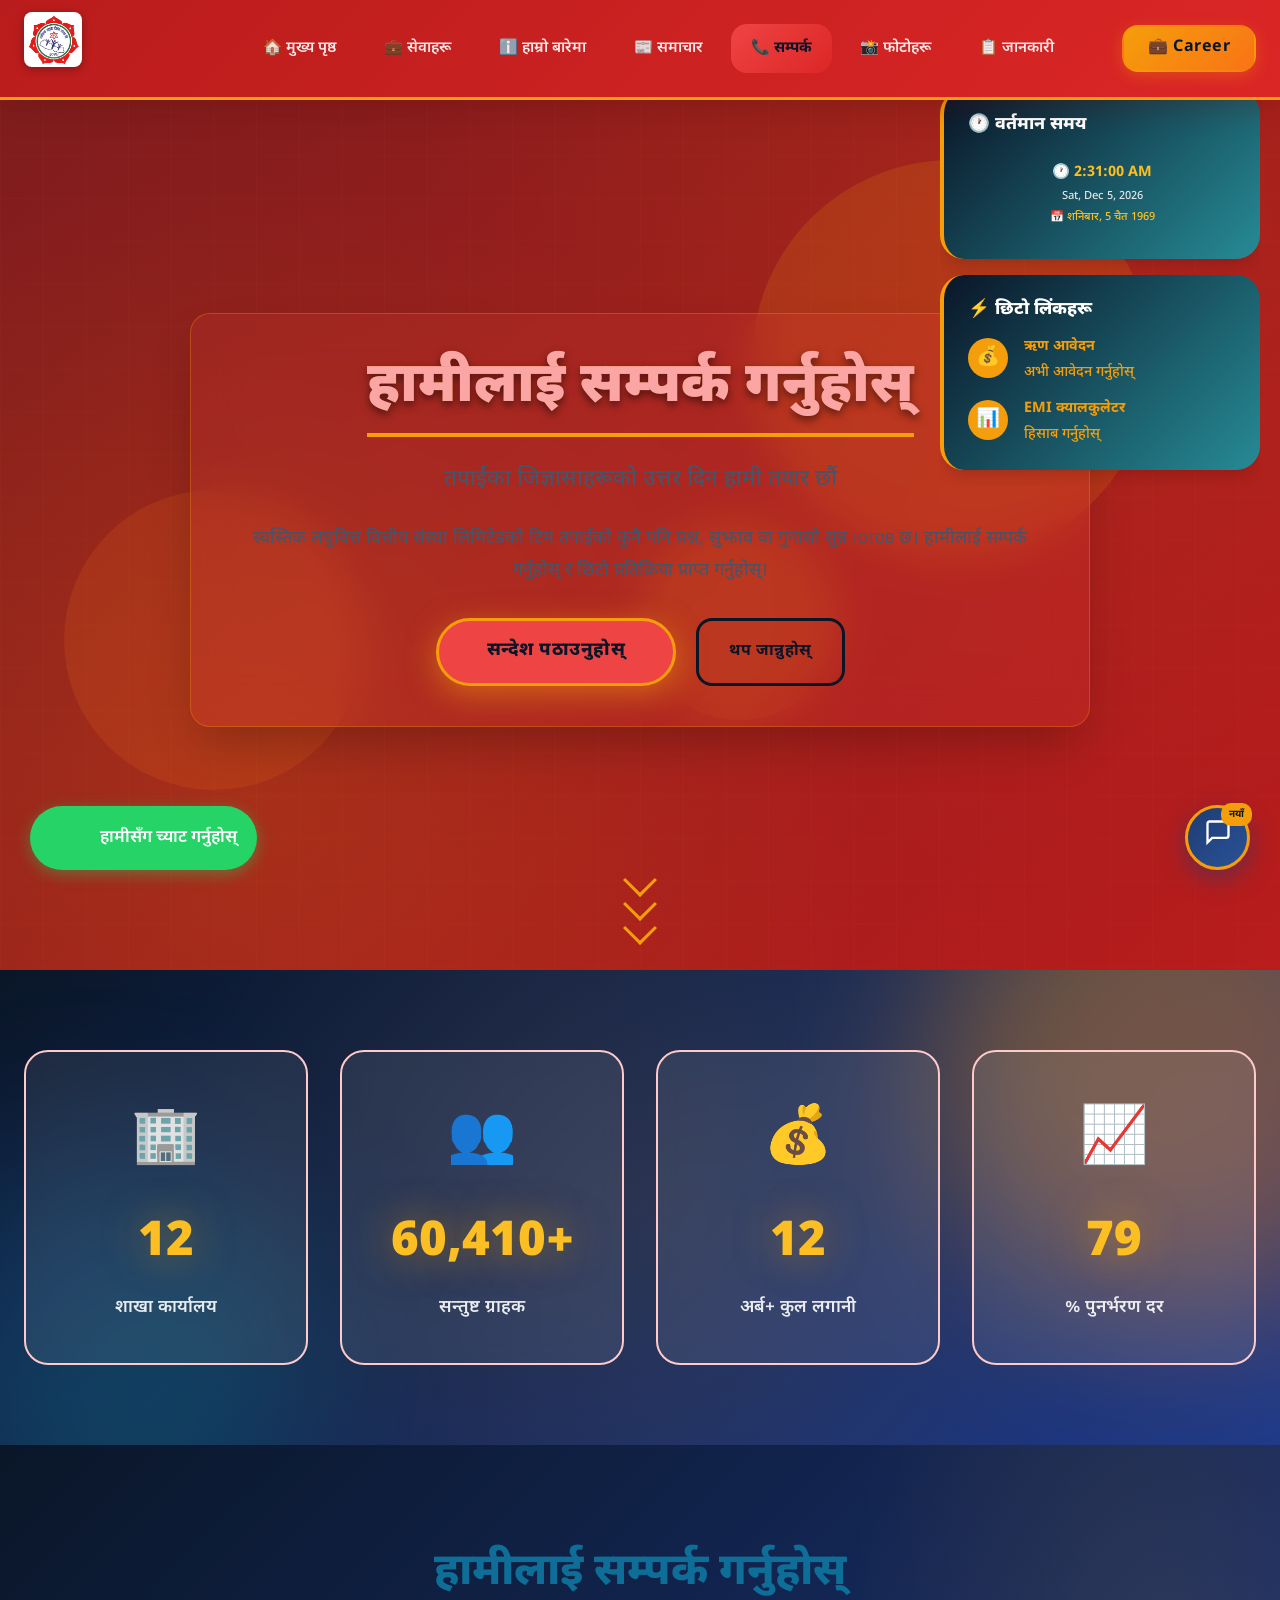
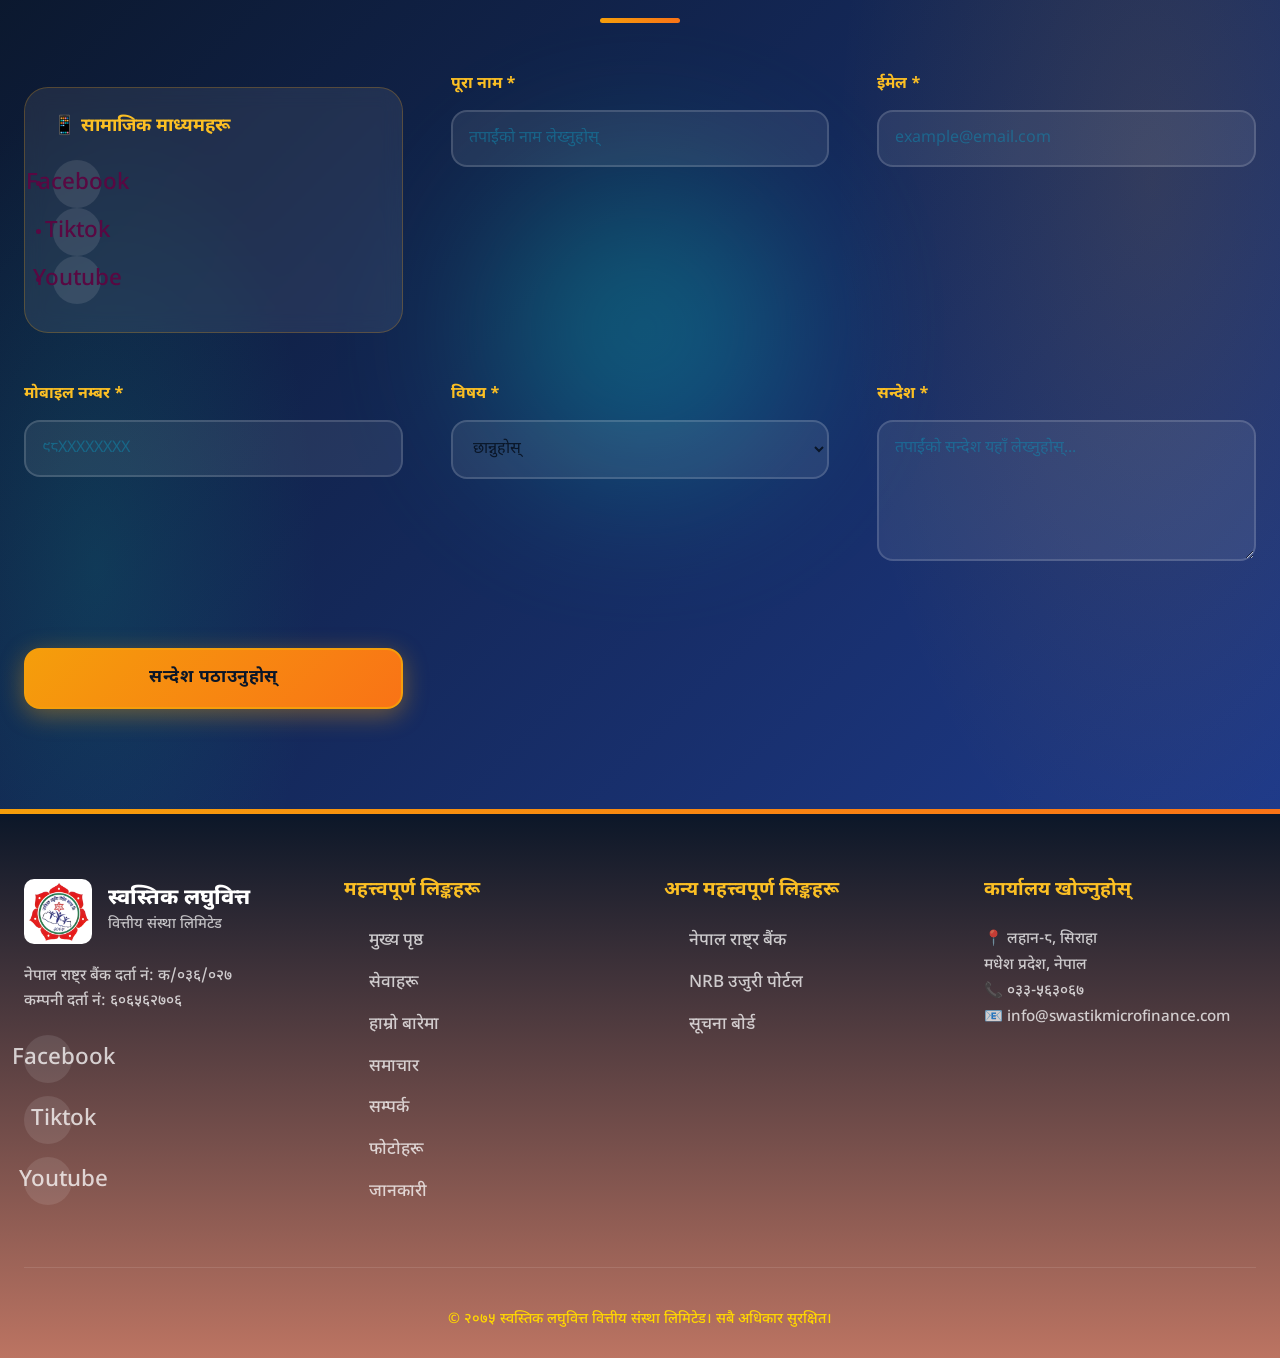
<file: contact.html>
<!DOCTYPE html>
<html lang="ne" dir="ltr">
<head>
    <meta charset="UTF-8">
    <meta name="viewport" content="width=device-width, initial-scale=1.0">
    <title>सम्पर्क | स्वस्तिक लघुवित्त वित्तीय संस्था लिमिटेड</title>
    <link href="https://fonts.googleapis.com/css2?family=Noto+Sans+Devanagari:wght@300;400;500;700&display=swap" rel="stylesheet">
    <link rel="stylesheet" href="style.css">
    <link rel="icon" type="image/png" href="logo.png">
    <!-- Common JavaScript -->
    <script src="common.js"></script>
    <style>:root{--red:#b91c1c;--coral:#ef4444}header{background:linear-gradient(135deg,#b91c1c,#dc2626)}.nav-links a:hover,.nav-links a.active{background:linear-gradient(135deg,#ef4444,#dc2626)}.btn-login{background:linear-gradient(135deg,#ef4444,#dc2626)}.hero{background:linear-gradient(135deg,#7f1d1d,#b91c1c)}.glass-dark{background:rgba(239,68,68,.15);backdrop-filter:blur(20px);border-radius:20px}.gradient-text{-webkit-background-clip:text;-webkit-text-fill-color:#fca5a5;background-clip:text}.cta-btn{background:#ef4444}.stat-box{border:.125rem solid #fecaca}.stat-icon{#ef4444}.contact h2{#b91c1c}footer h4{#fca5a5}</style></head><body>
    <!-- Left Sidebar - Live Date & Time -->
    <div class="right-sidebar">
        <div class="sidebar-card datetime-card">
            <h3>🕐 वर्तमान समय</h3>
            <div id="datetime-display"></div>
        </div>
        
        <!-- Quick Info Card -->
        <!-- <div class="sidebar-card">
            <h3>📌 आजको दिन</h3>
            <div class="sidebar-info">
                <span class="sidebar-icon">🏆</span>
                <div class="info-text">
                    <h4>स्वागत छ</h4>
                    <p>स्वस्तिक लघुवित्त</p>
                </div>
            </div>
        </div> -->
        
        <!-- Quick Links Card -->
        <div class="sidebar-card">
            <h3>⚡ छिटो लिंकहरू</h3>
            <div class="sidebar-info">
                <span class="sidebar-icon">💰</span>
                <div class="info-text">
                    <h4>ऋण आवेदन</h4>
                    <p><a href="Service.html" style="color: #f59e0b;">अभी आवेदन गर्नुहोस्</a></p>
                </div>
            </div>
            <div class="sidebar-info">
                <span class="sidebar-icon">📊</span>
                <div class="info-text">
                    <h4>EMI क्यालकुलेटर</h4>
                    <p><a href="index.html#calculator" style="color: #f59e0b;">हिसाब गर्नुहोस्</a></p>
                </div>
            </div>
        </div>
    </div>

    <!-- Preloader -->
    <div class="preloader" id="preloader">
        <div class="preloader-logo">
            <img src="logo.png" alt="स्वस्तिक लघुवित्त">
        </div>
        <div class="preloader-text">स्वस्तिक लघुवित्त</div>
        <div class="preloader-spinner"></div>
    </div>

    <!-- Header -->
    <header>
        <nav>
            <div class="logo">
                <a href="index.html">
                    <img src="logo.png" alt="स्वस्तिक लघुवित्त वित्तीय संस्था लिमिटेड">
                </a>
            </div>
            <div class="nav-container">
                <ul class="nav-links">
                    <li><a href="index.html">🏠 मुख्य पृष्ठ</a></li>
                    <li><a href="Service.html">💼 सेवाहरू</a></li>
                    <li><a href="about.html">ℹ️ हाम्रो बारेमा</a></li>
                    <li><a href="news.html">📰 समाचार</a></li>
                    <li><a href="contact.html" class="active">📞 सम्पर्क</a></li>
                    <li><a href="photos.html">📸 फोटोहरू</a></li>
                    <li><a href="information.html">📋 जानकारी</a></li>
                </ul>
                <div class="auth-buttons">
                    <!-- <a href="login.html" class="btn-login">🔑 Login</a> -->
                    <a href="career.html" class="btn-career">💼 Career</a>
                </div>
            </div>
            <div class="hamburger">
                <span></span>
                <span></span>
                <span></span>
            </div>
        </nav>
    </header>

    <!-- Hero Section -->
    <section class="hero">
        <!-- Floating Shapes -->
        <div class="hero-shape hero-shape-1"></div>
        <div class="hero-shape hero-shape-2"></div>
        <div class="hero-shape hero-shape-3"></div>
        
        <div class="container">
            <div class="glass-dark" style="padding: 2.5rem; display: inline-block; max-width: 900px;">
                <h1 class="fade-in gradient-text">हामीलाई सम्पर्क गर्नुहोस्</h1>
                <p style="font-size: 1.4rem; margin-bottom: 1.5rem;">तपाईंका जिज्ञासाहरूको उत्तर दिन हामी तयार छौं</p>
                <p style="font-size: 1.1rem; line-height: 1.8; margin-bottom: 2rem;">स्वस्तिक लघुवित्त वित्तीय संस्था लिमिटेडको टिम तपाईंको कुनै पनि प्रश्न, सुझाव वा गुनासो सुन्न готов छ। हामीलाई सम्पर्क गर्नुहोस् र छिटो प्रतिक्रिया प्राप्त गर्नुहोस्।</p>
                
                <div class="hero-buttons">
                    <a href="#contact-section" class="cta-btn">सन्देश पठाउनुहोस्</a>
                    <a href="#info-section" class="btn-link-outline">थप जान्नुहोस्</a>
                </div>
            </div>
        </div>
        
        <!-- Scroll Indicator -->
        <div class="scroll-indicator">
            <span></span>
            <span></span>
            <span></span>
        </div>
    </section>

    <!-- Contact Info Section -->
    <section id="info-section" class="stats-section">
        <div class="gradient-orb gradient-orb-1"></div>
        <div class="gradient-orb gradient-orb-2"></div>
        <div class="container">
            <div class="stats-grid">
                <div class="stat-box fade-in">
                    <div class="stat-icon">🏢</div>
                    <div class="stat-number" data-target="15">0</div>
                    <div class="stat-label">शाखा कार्यालय</div>
                </div>
                <div class="stat-box fade-in">
                    <div class="stat-icon">👥</div>
                    <div class="stat-number" data-target="75000">0</div>
                    <div class="stat-label">सन्तुष्ट ग्राहक</div>
                </div>
                <div class="stat-box fade-in">
                    <div class="stat-icon">💰</div>
                    <div class="stat-number" data-target="15">0</div>
                    <div class="stat-label">अर्ब+ कुल लगानी</div>
                </div>
                <div class="stat-box fade-in">
                    <div class="stat-icon">📈</div>
                    <div class="stat-number" data-target="99">0</div>
                    <div class="stat-label">% पुनर्भरण दर</div>
                </div>
            </div>
        </div>
    </section>

    <!-- Contact Section -->
    <section id="contact-section" class="contact">
        <div class="gradient-orb gradient-orb-3"></div>
        <div class="container">
            <h2>हामीलाई सम्पर्क गर्नुहोस्</h2>
            <div class="contact-grid">
                <div class="info-grid">
                    <!-- <div class="info-item">
                        <h3>🏢 मुख्य कार्यालय</h3>
                        <p>लहान नगरपालिका<br>लहान, सिराहा, मधेश प्रदेश, नेपाल</p>
                        <p>📞 फोन: ०३३-५६३०६७<br>📧 ईमेल: info@swastikmicrofinance.com</p>
                    </div> -->
                    <!-- <div class="info-item">
                        <h3>🕒 कार्य समय</h3>
                        <p>सोम-शुक्र: १०:०० AM - ५:०० PM<br>शनिबार: ११:०० AM - २:०० PM</p>
                        <p>बिदा: आइतबार</p>
                    </div> -->
                    <!-- <div class="info-item">
                        <h3>📱 अन्य शाखाहरू</h3>
                        <p>भक्तपुर | ललितपुर | काभ्रे<br>धुलिखेल | पनौती</p>
                    </div> -->
                    <div class="info-item" style="margin-top: 1rem;">
                        <h3>📱 सामाजिक माध्यमहरू</h3>
                          <div class="social-links">
                        <ul>
                            <li><a href="https://www.facebook.com/share/18MC7VDGaR/" target="_blank">Facebook</a></li>
                            <li><a href="https://www.tiktok.com/@swastiklaghubitta?is_from_webapp=1&sender_device=pc" target="_blank">Tiktok</a></li>
                            <li><a href="https://www.youtube.com/channel/UCdu6HT8zTUpHM8_EKTUJBww" target="_blank">Youtube</a></li>
                        <!-- <a href="https://facebook.com/swastiklaghubitta" target="_blank">Facebook</a>
                        <a href="https://www.tiktok.com/@swastiklaghubitta?is_from_webapp=1&sender_device=pc" target="_blank"><span>Tiktok</span></a>
                        <a href="UCdu6HT8zTUpHM8_EKTUJBww" target="_blank"><span>Youtube</span></a> -->
                    </div>
                    </div>
                </div>
                    <div class="form-group">
                        <label>पूरा नाम *</label>
                        <input type="text" id="name" placeholder="तपाईंको नाम लेख्नुहोस्" required>
                    </div>
                    <div class="form-group">
                        <label>ईमेल *</label>
                        <input type="email" id="email" placeholder="example@email.com" required>
                    </div>
                    <div class="form-group">
                        <label>मोबाइल नम्बर *</label>
                        <input type="tel" id="phone" placeholder="९८XXXXXXXX" required>
                    </div>
                    <div class="form-group">
                        <label>विषय *</label>
                        <select id="subject" required>
                            <option value="">छान्नुहोस्</option>
                            <option value="loan">ऋण सम्बन्धित</option>
                            <option value="service">सेवा सम्बन्धित</option>
                            <option value="complaint">गुनासो</option>
                            <option value="other">अन्य</option>
                        </select>
                    </div>
                    <div class="form-group">
                        <label>सन्देश *</label>
                        <textarea id="message" rows="5" placeholder="तपाईंको सन्देश यहाँ लेख्नुहोस्..." required></textarea>
                    </div>
                    <button type="submit" class="submit-btn">सन्देश पठाउनुहोस्</button>
                </form>
            </div>
        </div>
    </section>

    <!-- Footer -->
    <footer>
        <div class="container">
            <div class="footer-content">
                <div>
                    <div class="footer-logo">
                        <img src="logo.png" alt="स्वस्तिक">
                        <div class="footer-logo-text">
                            <h3>स्वस्तिक लघुवित्त</h3>
                            <p>वित्तीय संस्था लिमिटेड</p>
                        </div>
                    </div>
                    <p>नेपाल राष्ट्र बैंक दर्ता नं: क/०३६/०२७<br>कम्पनी दर्ता नं: ६०६५६२७०६</p>
                      <div class="social-links">
                        <ul>
                            <li><a href="https://www.facebook.com/share/18MC7VDGaR/" target="_blank">Facebook</a></li>
                            <li><a href="https://www.tiktok.com/@swastiklaghubitta?is_from_webapp=1&sender_device=pc" target="_blank">Tiktok</a></li>
                            <li><a href="https://www.youtube.com/channel/UCdu6HT8zTUpHM8_EKTUJBww" target="_blank">Youtube</a></li>
                        <!-- <a href="https://facebook.com/swastiklaghubitta" target="_blank">Facebook</a>
                        <a href="https://www.tiktok.com/@swastiklaghubitta?is_from_webapp=1&sender_device=pc" target="_blank"><span>Tiktok</span></a>
                        <a href="UCdu6HT8zTUpHM8_EKTUJBww" target="_blank"><span>Youtube</span></a> -->
                    </div>
                </div>
               <div>
                    <h4>महत्त्वपूर्ण लिङ्कहरू</h4>
                    <ul>
                        <li><a href="index.html">मुख्य पृष्ठ</a></li>
                        <li><a href="Service.html">सेवाहरू</a></li>
                        <li><a href="about.html">हाम्रो बारेमा</a></li>
                        <li><a href="news.html">समाचार</a></li>
                        <li><a href="contact.html">सम्पर्क</a></li>
                        <li><a href="photos.html">फोटोहरू</a></li>
                        <li><a href="information.html">जानकारी</a></li>
                    </ul>
                </div>
                    <div>
                    <h4> अन्य महत्त्वपूर्ण लिङ्कहरू</h4>
                    <ul>
                        <li><a href="https://www.nrb.org.np">नेपाल राष्ट्र बैंक</a></li>
                        <li><a href="https://gunaso.nrb.org.np">NRB उजुरी पोर्टल</a></li>
                        <li><a href="notice.html">सूचना बोर्ड</a></li>
                        <!-- <li><a href="about.html">हाम्रो बारेमा</a></li>
                        <li><a href="news.html">समाचार</a></li>
                        <li><a href="contact.html">सम्पर्क</a></li>
                        <li><a href="photos.html">फोटोहरू</a></li>
                        <li><a href="https://gunaso.nrb.org.np">जानकारी</a></li> -->
                         
                    </ul>
                </div>
                <div>
                    <h4>कार्यालय खोज्नुहोस्</h4>
                    <p>📍 लहान-८, सिराहा<br>मधेश प्रदेश, नेपाल</p>
                    <p>📞 ०३३-५६३०६७</p>
                    <p>📧 info@swastikmicrofinance.com</p>
                </div>
            </div>
            <div class="footer-bottom">
                <p style="color: #FFD700;">&copy; २०७५ स्वस्तिक लघुवित्त वित्तीय संस्था लिमिटेड। सबै अधिकार सुरक्षित।</p>
            </div>
        </div>
    </footer>

    <!-- WhatsApp Chat Button -->
    <div class="whatsapp-chat">
        <a href="https://wa.me/9815298144" target="_blank" class="whatsapp-btn">
            <svg viewBox="0 0 24 24" width="40" height="40">
                <path fill="#25D366" d="M17.472 14.382c-.297-.149-1.758-.867-2.03-.967-.273-.099-.471-.148-.67.15-.197.297-.767.966-.94 1.164-.173.199-.347.223-.644.075-.297-.15-1.255-.463-2.39-1.475-.883-.788-1.48-1.761-1.653-2.059-.173-.297-.018-.458.13-.606.134-.133.298-.347.446-.52.149-.174.198-.298.298-.497.099-.198.05-.371-.025-.52-.075-.149-.669-1.612-.916-2.207-.242-.579-.487-.5-.669-.51-.173-.008-.371-.01-.57-.01-.198 0-.52.074-.792.372-.272.297-1.04 1.016-1.04 2.479 0 1.462 1.065 2.875 1.213 3.074.149.198 2.096 3.2 5.077 4.487.709.306 1.262.489 1.694.625.712.227 1.36.195 1.871.118.571-.085 1.758-.719 2.006-1.413.248-.694.248-1.289.173-1.413-.074-.124-.272-.198-.57-.347m-5.421 7.403h-.004a9.87 9.87 0 01-5.031-1.378l-.361-.214-3.741.982.998-3.648-.235-.374a9.86 9.86 0 01-1.51-5.26c.001-5.45 4.436-9.884 9.888-9.884 2.64 0 5.122 1.03 6.988 2.898a9.825 9.825 0 012.893 6.994c-.003 5.45-4.437 9.884-9.885 9.884m8.413-18.297A11.815 11.815 0 0012.05 0C5.495 0 .16 5.335.157 11.892c0 2.096.547 4.142 1.588 5.945L.057 24l6.305-1.654a11.882 11.882 0 005.683 1.448h.005c6.554 0 11.89-5.335 11.893-11.893a11.821 11.821 0 00-3.48-8.413z"/>
            </svg>
            <span>हामीसँग च्याट गर्नुहोस्</span>
        </a>
    </div>

    <!-- Advanced AI Chatbot -->
    <div class="ai-chatbot" id="aiChatbot">
        <div class="ai-chatbot-toggle" id="aiChatbotToggle" onclick="toggleAIChatbot()">
            <div class="ai-chatbot-toggle-icon">
                <svg viewBox="0 0 24 24" width="28" height="28" fill="none" stroke="currentColor" stroke-width="2">
                    <path d="M21 15a2 2 0 0 1-2 2H7l-4 4V5a2 2 0 0 1 2-2h14a2 2 0 0 1 2 2z"></path>
                </svg>
            </div>
            <div class="ai-chatbot-toggle-badge" id="aiChatbotBadge">नयाँ</div>
        </div>
        
        <div class="ai-chatbot-window" id="aiChatbotWindow">
            <div class="ai-chatbot-header">
                <div class="ai-chatbot-header-info">
                    <div class="ai-chatbot-avatar">
                        <div class="ai-chatbot-avatar-inner">🤖</div>
                        <div class="ai-chatbot-status"></div>
                    </div>
                    <div class="ai-chatbot-header-text">
                        <h4>स्वस्तिक AI सहायक</h4>
                        <span>अनलाइन • तपाईंलाई मदद गर्न तयार</span>
                    </div>
                </div>
                <div class="ai-chatbot-header-actions">
                    <button class="ai-chatbot-btn" onclick="minimizeAIChatbot()" title="घटाउनुहोस्">
                        <svg viewBox="0 0 24 24" width="18" height="18" fill="none" stroke="currentColor" stroke-width="2"><line x1="5" y1="12" x2="19" y2="12"></line></svg>
                    </button>
                    <button class="ai-chatbot-btn" onclick="closeAIChatbot()" title="बन्द गर्नुहोस्">
                        <svg viewBox="0 0 24 24" width="18" height="18" fill="none" stroke="currentColor" stroke-width="2"><line x1="18" y1="6" x2="6" y2="18"></line><line x1="6" y1="6" x2="18" y2="18"></line></svg>
                    </button>
                </div>
            </div>
            
            <div class="ai-chatbot-messages" id="aiChatbotMessages">
                <div class="ai-chatbot-message ai-chatbot-message-bot">
                    <div class="ai-chatbot-message-avatar">🤖</div>
                    <div class="ai-chatbot-message-content">
                        <div class="ai-chatbot-message-bubble">
                            <p>नमस्ते! 👋</p>
                            <p>म <strong>स्वस्तिक लघुवित्तको AI सहायक</strong> हुँ।</p>
                            <p>तपाईंलाई कुन सहायता चाहिएको छ? म तपाईंको प्रश्नहरूको उत्तर दिन तयार छु। 💼</p>
                        </div>
                        <span class="ai-chatbot-message-time">अहिले</span>
                    </div>
                </div>
                
                <div class="ai-chatbot-quick-actions">
                    <p>छिटो कार्यहरू:</p>
                    <div class="ai-chatbot-quick-buttons">
                        <button class="ai-chatbot-quick-btn" onclick="quickAIReply('ऋण कसरी लिने?')">💰 ऋण कसरी लिने?</button>
                        <button class="ai-chatbot-quick-btn" onclick="quickAIReply('ब्याजदर कति छ?')">📊 ब्याजदर कति छ?</button>
                        <button class="ai-chatbot-quick-btn" onclick="quickAIReply('शाखा कार्यालय')">🏢 शाखा कार्यालय</button>
                        <button class="ai-chatbot-quick-btn" onclick="quickAIReply('आवेदन प्रक्रिया')">📝 आवेदन प्रक्रिया</button>
                    </div>
                </div>
            </div>
            
            <div class="ai-chatbot-typing" id="aiChatbotTyping" style="display: none;">
                <div class="ai-chatbot-message ai-chatbot-message-bot">
                    <div class="ai-chatbot-message-avatar">🤖</div>
                    <div class="ai-chatbot-message-content">
                        <div class="ai-chatbot-message-bubble">
                            <div class="ai-chatbot-typing-dots"><span></span><span></span><span></span></div>
                        </div>
                    </div>
                </div>
            </div>
            
            <div class="ai-chatbot-input-area">
                <div class="ai-chatbot-input-wrapper">
                    <button class="ai-chatbot-voice-btn" id="aiVoiceBtn" onclick="toggleVoiceInput()" title="आवाज़">
                        <svg viewBox="0 0 24 24" width="20" height="20" fill="none" stroke="currentColor" stroke-width="2"><path d="M12 1a3 3 0 0 0-3 3v8a3 3 0 0 0 6 0V4a3 3 0 0 0-3-3z"></path><path d="M19 10v2a7 7 0 0 1-14 0v-2"></path><line x1="12" y1="19" x2="12" y2="23"></line><line x1="8" y1="23" x2="16" y2="23"></line></svg>
                    </button>
                    <input type="text" id="aiChatbotInput" placeholder="तपाईंको प्रश्न लेख्नुहोस्..." onkeypress="handleAIChatKeyPress(event)">
                    <button class="ai-chatbot-send-btn" onclick="sendAIChatMessage()">
                        <svg viewBox="0 0 24 24" width="20" height="20" fill="none" stroke="currentColor" stroke-width="2"><line x1="22" y1="2" x2="11" y2="13"></line><polygon points="22 2 15 22 11 13 2 9 22 2"></polygon></svg>
                    </button>
                </div>
                <div class="ai-chatbot-powered"><span>🔒 सुरक्षित च्याट</span></div>
            </div>
        </div>
    </div>

    <!-- AI Chatbot Styles -->
    <style>
        .whatsapp-chat { position: fixed; bottom: 30px; left: 30px; z-index: 1000; }
        .whatsapp-btn { display: flex; align-items: center; gap: 10px; background: #25D366; color: white; padding: 12px 20px; border-radius: 50px; text-decoration: none; font-weight: 600; box-shadow: 0 4px 15px rgba(37, 211, 102, 0.4); transition: all 0.3s ease; }
        .whatsapp-btn:hover { transform: translateY(-3px); box-shadow: 0 6px 20px rgba(37, 211, 102, 0.6); }
        .ai-chatbot { position: fixed; bottom: 30px; right: 30px; z-index: 10000; font-family: 'Noto Sans Devanagari', 'Segoe UI', sans-serif; }
        .ai-chatbot-toggle { width: 65px; height: 65px; border-radius: 50%; background: linear-gradient(135deg, #1e3c72 0%, #2a5298 100%); display: flex; align-items: center; justify-content: center; cursor: pointer; box-shadow: 0 8px 25px rgba(30, 60, 114, 0.5); transition: all 0.4s; position: relative; border: 3px solid #f59e0b; }
        .ai-chatbot-toggle:hover { transform: scale(1.1); box-shadow: 0 12px 35px rgba(30, 60, 114, 0.7); }
        .ai-chatbot-toggle-icon { color: white; animation: pulse-icon 2s ease-in-out infinite; }
        @keyframes pulse-icon { 0%, 100% { transform: scale(1); } 50% { transform: scale(1.1); } }
        .ai-chatbot-toggle-badge { position: absolute; top: -5px; right: -5px; background: #f59e0b; color: #0a1628; font-size: 10px; font-weight: 700; padding: 3px 8px; border-radius: 10px; animation: badge-pulse 1.5s ease-in-out infinite; }
        @keyframes badge-pulse { 0%, 100% { transform: scale(1); } 50% { transform: scale(1.15); } }
        .ai-chatbot-window { position: absolute; bottom: 80px; right: 0; width: 380px; height: 520px; background: linear-gradient(180deg, #ffffff 0%, #f8fafc 100%); border-radius: 20px; box-shadow: 0 20px 60px rgba(0, 0, 0, 0.3); display: none; flex-direction: column; overflow: hidden; border: 2px solid rgba(245, 158, 11, 0.3); animation: window-appear 0.4s; }
        .ai-chatbot-window.show { display: flex; }
        @keyframes window-appear { from { opacity: 0; transform: scale(0.9) translateY(20px); } to { opacity: 1; transform: scale(1) translateY(0); } }
        .ai-chatbot-header { background: linear-gradient(135deg, #1e3c72 0%, #2a5298 100%); padding: 15px 20px; display: flex; justify-content: space-between; align-items: center; border-bottom: 1px solid rgba(255, 255, 255, 0.1); }
        .ai-chatbot-header-info { display: flex; align-items: center; gap: 12px; }
        .ai-chatbot-avatar { position: relative; width: 45px; height: 45px; }
        .ai-chatbot-avatar-inner { width: 45px; height: 45px; border-radius: 50%; background: linear-gradient(135deg, #f59e0b, #f97316); display: flex; align-items: center; justify-content: center; font-size: 24px; border: 2px solid white; }
        .ai-chatbot-status { position: absolute; bottom: 0; right: 0; width: 12px; height: 12px; background: #22c55e; border-radius: 50%; border: 2px solid #1e3c72; animation: status-pulse 2s ease-in-out infinite; }
        @keyframes status-pulse { 0%, 100% { opacity: 1; } 50% { opacity: 0.5; } }
        .ai-chatbot-header-text h4 { color: white; font-size: 16px; font-weight: 700; margin: 0; }
        .ai-chatbot-header-text span { color: rgba(255, 255, 255, 0.8); font-size: 12px; }
        .ai-chatbot-header-actions { display: flex; gap: 8px; }
        .ai-chatbot-btn { width: 32px; height: 32px; border-radius: 50%; background: rgba(255, 255, 255, 0.1); border: none; color: white; cursor: pointer; display: flex; align-items: center; justify-content: center; transition: all 0.3s; }
        .ai-chatbot-btn:hover { background: rgba(255, 255, 255, 0.2); transform: scale(1.1); }
        .ai-chatbot-messages { flex: 1; padding: 15px; overflow-y: auto; display: flex; flex-direction: column; gap: 15px; }
        .ai-chatbot-message { display: flex; gap: 10px; align-items: flex-start; }
        .ai-chatbot-message-user { flex-direction: row-reverse; }
        .ai-chatbot-message-avatar { width: 35px; height: 35px; border-radius: 50%; background: linear-gradient(135deg, #f59e0b, #f97316); display: flex; align-items: center; justify-content: center; font-size: 18px; flex-shrink: 0; }
        .ai-chatbot-message-content { max-width: 75%; }
        .ai-chatbot-message-user .ai-chatbot-message-content { text-align: right; }
        .ai-chatbot-message-bubble { background: #f1f5f9; padding: 12px 16px; border-radius: 18px; border-bottom-left-radius: 4px; font-size: 14px; line-height: 1.6; color: #334155; box-shadow: 0 2px 8px rgba(0, 0, 0, 0.05); }
        .ai-chatbot-message-user .ai-chatbot-message-bubble { background: linear-gradient(135deg, #1e3c72, #2a5298); color: white; border-bottom-left-radius: 18px; border-bottom-right-radius: 4px; }
        .ai-chatbot-message-bubble p { margin: 0; color: inherit; }
        .ai-chatbot-message-bubble p + p { margin-top: 8px; }
        .ai-chatbot-message-time { font-size: 11px; color: #94a3b8; margin-top: 5px; display: block; }
        .ai-chatbot-quick-actions { background: rgba(245, 158, 11, 0.08); padding: 12px; border-radius: 12px; margin-top: 5px; }
        .ai-chatbot-quick-actions p { font-size: 12px; color: #64748b; margin: 0 0 10px 0; font-weight: 600; }
        .ai-chatbot-quick-buttons { display: flex; flex-wrap: wrap; gap: 8px; }
        .ai-chatbot-quick-btn { background: white; border: 1px solid #e2e8f0; color: #1e3c72; padding: 8px 12px; border-radius: 20px; font-size: 12px; cursor: pointer; transition: all 0.3s; font-weight: 500; }
        .ai-chatbot-quick-btn:hover { background: linear-gradient(135deg, #1e3c72, #2a5298); color: white; border-color: #1e3c72; transform: translateY(-2px); }
        .ai-chatbot-typing { padding: 10px 15px; }
        .ai-chatbot-typing-dots { display: flex; gap: 5px; padding: 10px; }
        .ai-chatbot-typing-dots span { width: 8px; height: 8px; background: #1e3c72; border-radius: 50%; animation: typing-bounce 1.4s ease-in-out infinite; }
        .ai-chatbot-typing-dots span:nth-child(2) { animation-delay: 0.2s; }
        .ai-chatbot-typing-dots span:nth-child(3) { animation-delay: 0.4s; }
        @keyframes typing-bounce { 0%, 60%, 100% { transform: translateY(0); } 30% { transform: translateY(-10px); } }
        .ai-chatbot-input-area { padding: 15px; background: white; border-top: 1px solid #e2e8f0; }
        .ai-chatbot-input-wrapper { display: flex; align-items: center; gap: 10px; background: #f1f5f9; border-radius: 25px; padding: 5px 15px; border: 2px solid #e2e8f0; transition: all 0.3s; }
        .ai-chatbot-input-wrapper:focus-within { border-color: #1e3c72; box-shadow: 0 0 0 3px rgba(30, 60, 114, 0.1); }
        .ai-chatbot-voice-btn { background: none; border: none; color: #64748b; cursor: pointer; padding: 8px; border-radius: 50%; transition: all 0.3s; }
        .ai-chatbot-voice-btn:hover { background: rgba(30, 60, 114, 0.1); color: #1e3c72; }
        .ai-chatbot-voice-btn.listening { background: #ef4444; color: white; animation: voice-pulse 1s ease-in-out infinite; }
        @keyframes voice-pulse { 0%, 100% { transform: scale(1); } 50% { transform: scale(1.1); } }
        .ai-chatbot-input-wrapper input { flex: 1; border: none; background: none; padding: 10px 0; font-size: 14px; outline: none; color: #334155; }
        .ai-chatbot-input-wrapper input::placeholder { color: #94a3b8; }
        .ai-chatbot-send-btn { background: linear-gradient(135deg, #1e3c72, #2a5298); border: none; color: white; width: 38px; height: 38px; border-radius: 50%; cursor: pointer; display: flex; align-items: center; justify-content: center; transition: all 0.3s; }
        .ai-chatbot-send-btn:hover { background: linear-gradient(135deg, #f59e0b, #f97316); transform: scale(1.1); }
        .ai-chatbot-powered { text-align: center; margin-top: 10px; font-size: 11px; color: #94a3b8; }
        @media (max-width: 480px) {
            .ai-chatbot { bottom: 20px; right: 20px; }
            .ai-chatbot-toggle { width: 55px; height: 55px; }
            .ai-chatbot-window { width: calc(100vw - 40px); height: 450px; right: -10px; }
            .whatsapp-btn span { display: none; }
        }
    </style>

    <!-- AI Chatbot Script -->
    <script src="ai-chatbot.js"></script>

    <script>
        // Preloader
        window.addEventListener('load', function() {
            setTimeout(function() {
                document.getElementById('preloader').classList.add('fade-out');
            }, 1500);
        });

        // Mobile menu toggle
        const hamburger = document.querySelector('.hamburger');
        const navLinks = document.querySelector('.nav-links');
        hamburger.addEventListener('click', () => {
            navLinks.classList.toggle('active');
        });

        // Header scroll effect
        window.addEventListener('scroll', function() {
            const header = document.querySelector('header');
            if (window.scrollY > 50) {
                header.classList.add('scrolled');
            } else {
                header.classList.remove('scrolled');
            }
        });

        // Smooth scrolling
        document.querySelectorAll('a[href^="#"]').forEach(anchor => {
            anchor.addEventListener('click', function (e) {
                e.preventDefault();
                document.querySelector(this.getAttribute('href')).scrollIntoView({
                    behavior: 'smooth'
                });
            });
        });

        // Animated Counter
        function animateCounters() {
            const counters = document.querySelectorAll('.stat-number, .hero-stat-number');
            
            counters.forEach(counter => {
                const target = parseInt(counter.getAttribute('data-target'));
                const duration = 2000;
                const increment = target / (duration / 16);
                let current = 0;
                
                const updateCounter = () => {
                    current += increment;
                    if (current < target) {
                        counter.textContent = Math.floor(current).toLocaleString();
                        requestAnimationFrame(updateCounter);
                    } else {
                        counter.textContent = target.toLocaleString() + (target >= 1000 ? '+' : '');
                    }
                };
                
                updateCounter();
            });
        }

        // Start counter animation when stats section is visible
        const statsObserver = new IntersectionObserver((entries) => {
            entries.forEach(entry => {
                if (entry.isIntersecting) {
                    animateCounters();
                    statsObserver.unobserve(entry.target);
                }
            });
        }, { threshold: 0.5 });

        const statsSection = document.querySelector('.stats-section');
        if (statsSection) {
            statsObserver.observe(statsSection);
        }

        // Contact form submission
        function submitContact(e) {
            e.preventDefault();
            alert('📞 सम्पर्क फारम पेश गरियो!\n\nतपाईंको सन्देश हामीले प्राप्त गरेका छौं। हाम्रो टिम २४ घण्टाभित्र तपाईंसँग सम्पर्क गर्नेछ।\n\nधन्यवाद!');
            e.target.reset();
        }

        // Fade in animation on scroll
        const observer = new IntersectionObserver((entries) => {
            entries.forEach(entry => {
                if (entry.isIntersecting) {
                    entry.target.style.opacity = '1';
                    entry.target.style.transform = 'translateY(0)';
                }
            });
        }, { threshold: 0.1 });

        document.querySelectorAll('.fade-in').forEach(el => {
            el.style.opacity = '0';
            el.style.transform = 'translateY(30px)';
            el.style.transition = 'opacity 0.6s ease, transform 0.6s ease';
            observer.observe(el);
        });
    </script>
</body>
</html>
</file>
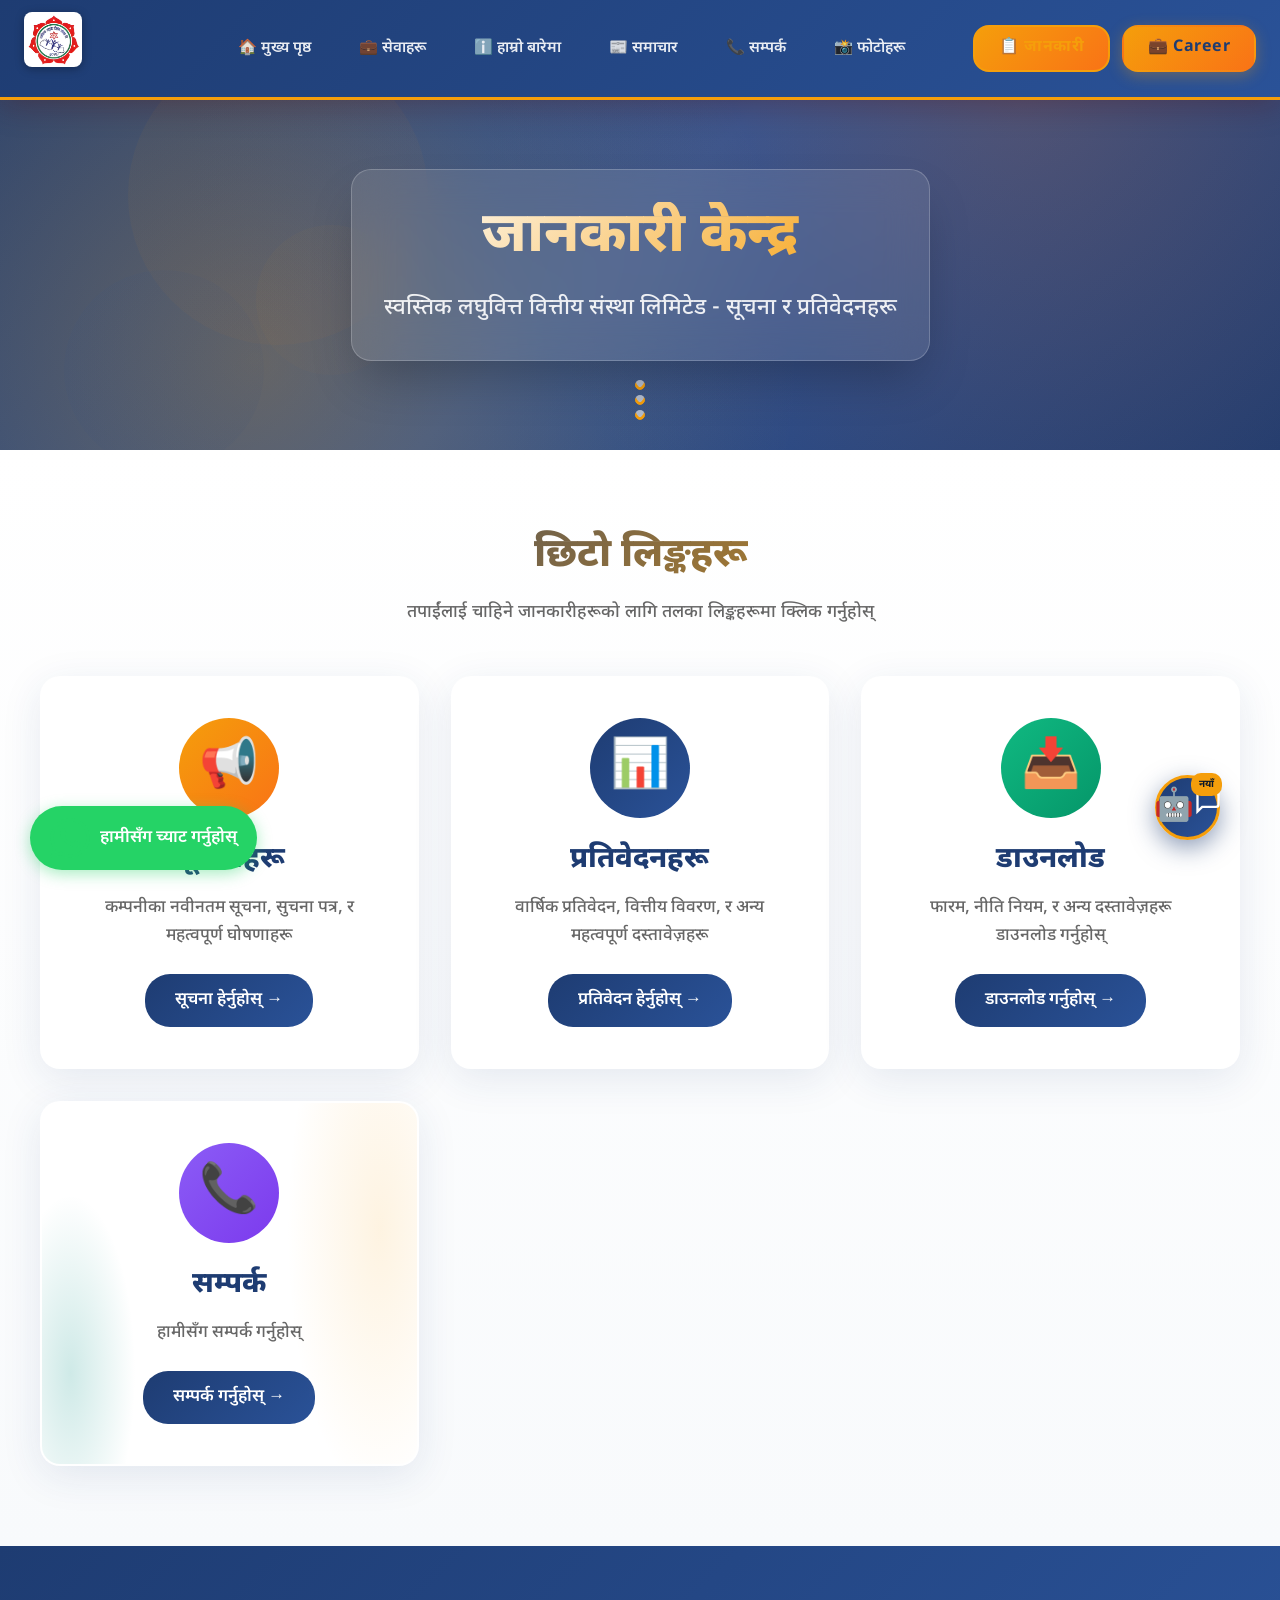
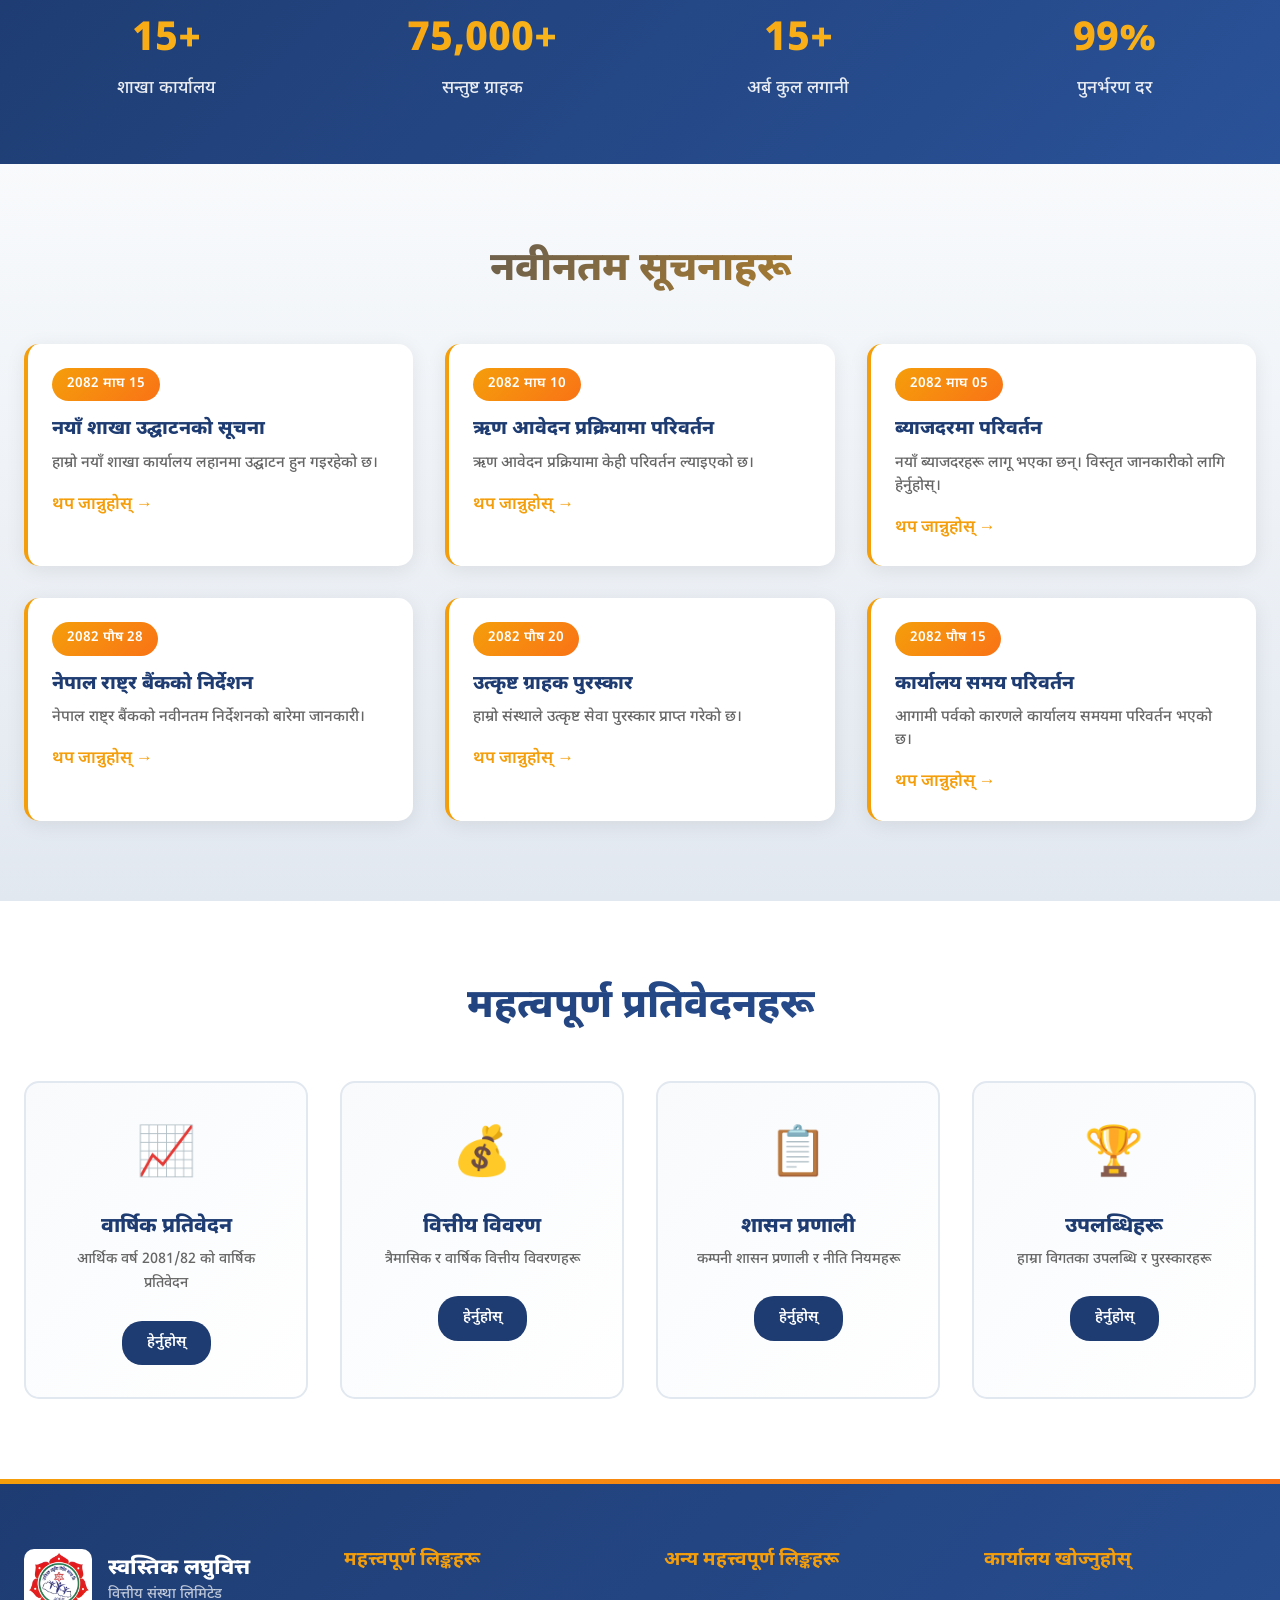
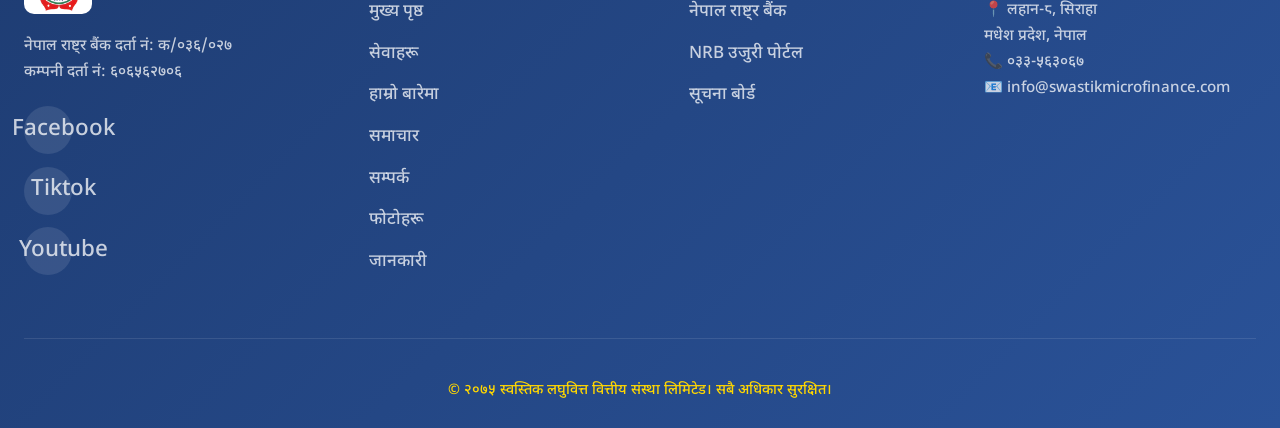
<file: information.html>
<!DOCTYPE html>
<html lang="ne" dir="ltr">
<head>
    <meta charset="UTF-8">
    <meta name="viewport" content="width=device-width, initial-scale=1.0">
    <title>जानकारी | स्वस्तिक लघुवित्त</title>
    <link href="https://fonts.googleapis.com/css2?family=Noto+Sans+Devanagari:wght@300;400;500;700&display=swap" rel="stylesheet">
    <link rel="stylesheet" href="style.css">
    <link rel="icon" type="image/png" href="logo.png">
    <script src="common.js"></script>
    <style>
        /* ========================================
           BLUE THEME FOR INFORMATION PAGE
           ======================================== */
        
        :root {
            --primary-dark: #1e3c72;
            --primary-blue: #2a5298;
            --accent-gold: #f59e0b;
            --accent-orange: #f97316;
        }

        header {
            background: linear-gradient(135deg, #1e3c72 0%, #2a5298 100%);
        }

        header.scrolled {
            background: linear-gradient(135deg, #1e3c72 0%, #2a5298 100%);
            box-shadow: 0 4px 20px rgba(30, 60, 114, 0.3);
        }

        .nav-links a:hover, 
        .nav-links a.active {
            background: linear-gradient(135deg, #f59e0b, #f97316);
            color: white !important;
        }

        .info-hero {
            background: linear-gradient(135deg, #1e3c72 0%, #2a5298 50%, #1e3c72 100%);
            min-height: 50vh;
            position: relative;
            overflow: hidden;
            display: flex;
            align-items: center;
            justify-content: center;
            text-align: center;
            padding-top: 80px;
        }

        .info-hero::before {
            content: '';
            position: absolute;
            top: 0;
            left: 0;
            right: 0;
            bottom: 0;
            background: 
                radial-gradient(circle at 20% 80%, rgba(245, 158, 11, 0.3) 0%, transparent 50%),
                radial-gradient(circle at 80% 20%, rgba(249, 115, 22, 0.2) 0%, transparent 50%),
                radial-gradient(circle at 40% 40%, rgba(42, 82, 152, 0.3) 0%, transparent 40%);
            animation: blue-aurora 15s ease-in-out infinite;
        }

        @keyframes blue-aurora {
            0%, 100% { opacity: 0.8; transform: scale(1); }
            50% { opacity: 1; transform: scale(1.1); }
        }

        .info-hero .container {
            position: relative;
            z-index: 1;
        }

        .info-hero h1 {
            font-size: 3.5rem;
            margin-bottom: 1rem;
            background: linear-gradient(135deg, #ffffff, #f59e0b);
            -webkit-background-clip: text;
            -webkit-text-fill-color: transparent;
            background-clip: text;
            animation: fadeInUp 1s ease-out;
        }

        .info-hero p {
            font-size: 1.4rem;
            color: rgba(255, 255, 255, 0.9);
            max-width: 600px;
            margin: 0 auto;
            animation: fadeInUp 1s ease-out 0.3s backwards;
        }

        @keyframes fadeInUp {
            from {
                opacity: 0;
                transform: translateY(30px);
            }
            to {
                opacity: 1;
                transform: translateY(0);
            }
        }

        .hero-shape {
            position: absolute;
            border-radius: 50%;
            animation: float 6s ease-in-out infinite;
        }

        .hero-shape-1 {
            width: 300px;
            height: 300px;
            background: linear-gradient(135deg, rgba(245, 158, 11, 0.3), rgba(249, 115, 22, 0.2));
            top: 10%;
            left: 10%;
            animation-delay: 0s;
        }

        .hero-shape-2 {
            width: 200px;
            height: 200px;
            background: linear-gradient(135deg, rgba(42, 82, 152, 0.4), rgba(30, 60, 114, 0.3));
            top: 60%;
            right: 15%;
            animation-delay: 2s;
        }

        .hero-shape-3 {
            width: 150px;
            height: 150px;
            background: linear-gradient(135deg, rgba(245, 158, 11, 0.2), rgba(249, 115, 22, 0.1));
            bottom: 20%;
            left: 20%;
            animation-delay: 4s;
        }

        @keyframes float {
            0%, 100% { transform: translateY(0) rotate(0deg); }
            50% { transform: translateY(-20px) rotate(10deg); }
        }

        .glass-dark {
            background: rgba(255, 255, 255, 0.1);
            backdrop-filter: blur(20px);
            border: 1px solid rgba(255, 255, 255, 0.2);
            border-radius: 20px;
            padding: 2rem;
        }

        /* Quick Links Section */
        .quick-links {
            padding: 80px 0;
            background: linear-gradient(180deg, #ffffff 0%, #f8fafc 100%);
        }

        .quick-links h2 {
            text-align: center;
            font-size: 2.5rem;
            margin-bottom: 1rem;
            background: linear-gradient(135deg, #1e3c72, #f59e0b);
            -webkit-background-clip: text;
            -webkit-text-fill-color: transparent;
            background-clip: text;
        }

        .quick-links > .container > p {
            text-align: center;
            color: #666;
            margin-bottom: 3rem;
            font-size: 1.1rem;
        }

        .info-cards {
            display: grid;
            grid-template-columns: repeat(auto-fit, minmax(300px, 1fr));
            gap: 2rem;
            max-width: 1200px;
            margin: 0 auto;
        }

        .info-card {
            background: white;
            border-radius: 20px;
            padding: 2.5rem;
            text-align: center;
            box-shadow: 0 10px 40px rgba(30, 60, 114, 0.1);
            transition: all 0.4s ease;
            border: 2px solid transparent;
            cursor: pointer;
        }

        .info-card:hover {
            transform: translateY(-10px);
            border-color: #f59e0b;
            box-shadow: 0 20px 60px rgba(245, 158, 11, 0.2);
        }

        .info-card-icon {
            width: 100px;
            height: 100px;
            border-radius: 50%;
            display: flex;
            align-items: center;
            justify-content: center;
            margin: 0 auto 1.5rem;
            font-size: 3rem;
            transition: all 0.4s ease;
        }

        .info-card:hover .info-card-icon {
            transform: scale(1.1) rotate(5deg);
        }

        .info-card.notice .info-card-icon {
            background: linear-gradient(135deg, #f59e0b, #f97316);
        }

        .info-card.report .info-card-icon {
            background: linear-gradient(135deg, #1e3c72, #2a5298);
        }

        .info-card.download .info-card-icon {
            background: linear-gradient(135deg, #10b981, #059669);
        }

        .info-card.contact .info-card-icon {
            background: linear-gradient(135deg, #8b5cf6, #7c3aed);
        }

        .info-card h3 {
            font-size: 1.8rem;
            color: #1e3c72;
            margin-bottom: 1rem;
        }

        .info-card p {
            color: #666;
            line-height: 1.6;
            margin-bottom: 1.5rem;
        }

        .info-card .btn-info {
            display: inline-block;
            padding: 12px 30px;
            background: linear-gradient(135deg, #1e3c72, #2a5298);
            color: white;
            text-decoration: none;
            border-radius: 25px;
            font-weight: 600;
            transition: all 0.3s ease;
        }

        .info-card .btn-info:hover {
            background: linear-gradient(135deg, #f59e0b, #f97316);
            transform: translateX(5px);
        }

        /* Notice Preview Section */
        .notice-preview {
            padding: 80px 0;
            background: linear-gradient(180deg, #f8fafc 0%, #e2e8f0 100%);
        }

        .notice-preview h2 {
            text-align: center;
            font-size: 2.5rem;
            margin-bottom: 3rem;
            background: linear-gradient(135deg, #1e3c72, #f59e0b);
            -webkit-background-clip: text;
            -webkit-text-fill-color: transparent;
            background-clip: text;
        }

        .notice-grid {
            display: grid;
            grid-template-columns: repeat(auto-fit, minmax(350px, 1fr));
            gap: 2rem;
        }

        .notice-item {
            background: white;
            border-radius: 15px;
            padding: 1.5rem;
            box-shadow: 0 4px 20px rgba(0, 0, 0, 0.08);
            transition: all 0.3s ease;
            border-left: 4px solid #f59e0b;
        }

        .notice-item:hover {
            transform: translateX(10px);
            box-shadow: 0 8px 30px rgba(245, 158, 11, 0.2);
        }

        .notice-date {
            display: inline-block;
            background: linear-gradient(135deg, #f59e0b, #f97316);
            color: white;
            padding: 5px 15px;
            border-radius: 20px;
            font-size: 0.85rem;
            font-weight: 600;
            margin-bottom: 1rem;
        }

        .notice-item h3 {
            color: #1e3c72;
            font-size: 1.2rem;
            margin-bottom: 0.5rem;
            line-height: 1.4;
        }

        .notice-item p {
            color: #666;
            font-size: 0.95rem;
            line-height: 1.5;
            margin-bottom: 1rem;
        }

        .notice-link {
            color: #f59e0b;
            text-decoration: none;
            font-weight: 600;
            display: inline-flex;
            align-items: center;
            gap: 5px;
            transition: all 0.3s ease;
        }

        .notice-link:hover {
            color: #f97316;
            gap: 10px;
        }

        /* Reports Preview Section */
        .reports-preview {
            padding: 80px 0;
            background: white;
        }

        .reports-preview h2 {
            text-align: center;
            font-size: 2.5rem;
            margin-bottom: 3rem;
            background: linear-gradient(135deg, #1e3c72, #2a5298);
            -webkit-background-clip: text;
            -webkit-text-fill-color: transparent;
            background-clip: text;
        }

        .report-grid {
            display: grid;
            grid-template-columns: repeat(auto-fit, minmax(280px, 1fr));
            gap: 2rem;
        }

        .report-card {
            background: linear-gradient(135deg, #f8fafc, #ffffff);
            border: 2px solid #e2e8f0;
            border-radius: 15px;
            padding: 2rem;
            text-align: center;
            transition: all 0.3s ease;
        }

        .report-card:hover {
            border-color: #1e3c72;
            transform: translateY(-5px);
            box-shadow: 0 10px 40px rgba(30, 60, 114, 0.15);
        }

        .report-icon {
            font-size: 3rem;
            margin-bottom: 1rem;
        }

        .report-card h3 {
            color: #1e3c72;
            font-size: 1.3rem;
            margin-bottom: 0.5rem;
        }

        .report-card p {
            color: #666;
            font-size: 0.9rem;
            margin-bottom: 1.5rem;
        }

        .report-btn {
            display: inline-block;
            padding: 10px 25px;
            background: #1e3c72;
            color: white;
            text-decoration: none;
            border-radius: 20px;
            font-size: 0.9rem;
            font-weight: 600;
            transition: all 0.3s ease;
        }

        .report-btn:hover {
            background: #f59e0b;
        }

        /* Stats Section */
        .info-stats {
            padding: 60px 0;
            background: linear-gradient(135deg, #1e3c72, #2a5298);
        }

        .info-stats-grid {
            display: grid;
            grid-template-columns: repeat(auto-fit, minmax(200px, 1fr));
            gap: 2rem;
            text-align: center;
        }

        .info-stat-item {
            color: white;
        }

        .info-stat-number {
            font-size: 2.5rem;
            font-weight: 800;
            background: linear-gradient(135deg, #f59e0b, #fbbf24);
            -webkit-background-clip: text;
            -webkit-text-fill-color: transparent;
            background-clip: text;
        }

        .info-stat-label {
            font-size: 1.1rem;
            opacity: 0.9;
        }

        /* Scroll Indicator */
        .scroll-indicator {
            position: absolute;
            bottom: 30px;
            left: 50%;
            transform: translateX(-50%);
            display: flex;
            flex-direction: column;
            align-items: center;
            gap: 5px;
        }

        .scroll-indicator span {
            width: 10px;
            height: 10px;
            background: rgba(255, 255, 255, 0.6);
            border-radius: 50%;
            animation: scroll-bounce 2s infinite;
        }

        .scroll-indicator span:nth-child(2) {
            animation-delay: 0.2s;
        }

        .scroll-indicator span:nth-child(3) {
            animation-delay: 0.4s;
        }

        @keyframes scroll-bounce {
            0%, 100% { transform: translateY(0); }
            50% { transform: translateY(10px); }
        }

        footer {
            background: linear-gradient(135deg, #1e3c72, #2a5298);
        }

        footer h4 {
            color: #f59e0b;
        }

        footer a:hover {
            color: #f59e0b;
        }

        .preloader {
            background: linear-gradient(135deg, #1e3c72, #2a5298);
        }

        .preloader-spinner {
            border: 4px solid rgba(245, 158, 11, 0.3);
            border-top: 4px solid #f59e0b;
        }

        @media (max-width: 768px) {
            .info-hero h1 {
                font-size: 2.5rem;
            }
            
            .info-hero p {
                font-size: 1.1rem;
            }
            
            .info-cards {
                grid-template-columns: 1fr;
            }
            
            .notice-grid {
                grid-template-columns: 1fr;
            }
            
            .report-grid {
                grid-template-columns: 1fr;
            }
        }

        /* ========================================
           AI CHATBOT STYLES
           ======================================== */
        .ai-chatbot-toggle {
            position: fixed;
            bottom: 30px;
            right: 30px;
            width: 70px;
            height: 70px;
            border-radius: 50%;
            background: linear-gradient(135deg, #1e3c72, #2a5298);
            border: none;
            cursor: pointer;
            box-shadow: 0 8px 25px rgba(30, 60, 114, 0.4);
            z-index: 9999;
            display: flex;
            align-items: center;
            justify-content: center;
            font-size: 2rem;
            transition: all 0.3s ease;
        }

        .ai-chatbot-toggle:hover {
            transform: scale(1.1);
            box-shadow: 0 12px 35px rgba(30, 60, 114, 0.5);
        }

        .ai-chatbot-toggle::before {
            content: '🤖';
        }

        .ai-chatbot-badge {
            position: absolute;
            top: -5px;
            right: -5px;
            background: #f59e0b;
            color: white;
            width: 25px;
            height: 25px;
            border-radius: 50%;
            font-size: 0.8rem;
            display: flex;
            align-items: center;
            justify-content: center;
            font-weight: bold;
            animation: pulse 2s infinite;
        }

        @keyframes pulse {
            0%, 100% { transform: scale(1); }
            50% { transform: scale(1.1); }
        }

        .ai-chatbot-window {
            position: fixed;
            bottom: 110px;
            right: 30px;
            width: 380px;
            height: 520px;
            background: white;
            border-radius: 20px;
            box-shadow: 0 15px 50px rgba(0, 0, 0, 0.2);
            z-index: 9998;
            display: none;
            flex-direction: column;
            overflow: hidden;
        }

        .ai-chatbot-window.show {
            display: flex;
            animation: slideUp 0.3s ease;
        }

        @keyframes slideUp {
            from {
                opacity: 0;
                transform: translateY(20px);
            }
            to {
                opacity: 1;
                transform: translateY(0);
            }
        }

        .ai-chatbot-header {
            background: linear-gradient(135deg, #1e3c72, #2a5298);
            color: white;
            padding: 15px 20px;
            display: flex;
            align-items: center;
            justify-content: space-between;
        }

        .ai-chatbot-header-info {
            display: flex;
            align-items: center;
            gap: 10px;
        }

        .ai-chatbot-avatar {
            width: 40px;
            height: 40px;
            border-radius: 50%;
            background: rgba(255, 255, 255, 0.2);
            display: flex;
            align-items: center;
            justify-content: center;
            font-size: 1.5rem;
        }

        .ai-chatbot-title {
            font-weight: 600;
            font-size: 1rem;
        }

        .ai-chatbot-subtitle {
            font-size: 0.75rem;
            opacity: 0.8;
        }

        .ai-chatbot-actions {
            display: flex;
            gap: 10px;
        }

        .ai-chatbot-minimize,
        .ai-chatbot-close {
            background: rgba(255, 255, 255, 0.2);
            border: none;
            color: white;
            width: 30px;
            height: 30px;
            border-radius: 50%;
            cursor: pointer;
            display: flex;
            align-items: center;
            justify-content: center;
            transition: all 0.3s ease;
        }

        .ai-chatbot-minimize:hover,
        .ai-chatbot-close:hover {
            background: rgba(255, 255, 255, 0.3);
        }

        .ai-chatbot-messages {
            flex: 1;
            padding: 15px;
            overflow-y: auto;
            background: #f8fafc;
            display: flex;
            flex-direction: column;
            gap: 12px;
        }

        .ai-chatbot-message {
            display: flex;
            gap: 10px;
            max-width: 85%;
        }

        .ai-chatbot-message-user {
            align-self: flex-end;
            flex-direction: row-reverse;
        }

        .ai-chatbot-message-avatar {
            width: 32px;
            height: 32px;
            border-radius: 50%;
            display: flex;
            align-items: center;
            justify-content: center;
            font-size: 1.2rem;
            flex-shrink: 0;
        }

        .ai-chatbot-message-bot .ai-chatbot-message-avatar {
            background: linear-gradient(135deg, #1e3c72, #2a5298);
        }

        .ai-chatbot-message-user .ai-chatbot-message-avatar {
            background: linear-gradient(135deg, #f59e0b, #f97316);
        }

        .ai-chatbot-message-content {
            display: flex;
            flex-direction: column;
            gap: 4px;
        }

        .ai-chatbot-message-bubble {
            padding: 10px 14px;
            border-radius: 15px;
            font-size: 0.9rem;
            line-height: 1.5;
        }

        .ai-chatbot-message-bot .ai-chatbot-message-bubble {
            background: white;
            color: #333;
            border-bottom-left-radius: 4px;
            box-shadow: 0 2px 8px rgba(0, 0, 0, 0.08);
        }

        .ai-chatbot-message-user .ai-chatbot-message-bubble {
            background: linear-gradient(135deg, #1e3c72, #2a5298);
            color: white;
            border-bottom-right-radius: 4px;
        }

        .ai-chatbot-message-time {
            font-size: 0.7rem;
            color: #999;
            padding: 0 5px;
        }

        .ai-chatbot-message-user .ai-chatbot-message-time {
            text-align: right;
        }

        .ai-chatbot-typing {
            display: none;
            padding: 10px 14px;
            background: white;
            border-radius: 15px;
            border-bottom-left-radius: 4px;
            box-shadow: 0 2px 8px rgba(0, 0, 0, 0.08);
        }

        .ai-chatbot-typing-dots {
            display: flex;
            gap: 4px;
        }

        .ai-chatbot-typing-dots span {
            width: 8px;
            height: 8px;
            border-radius: 50%;
            background: #1e3c72;
            animation: typingBounce 1.4s infinite;
        }

        .ai-chatbot-typing-dots span:nth-child(2) {
            animation-delay: 0.2s;
        }

        .ai-chatbot-typing-dots span:nth-child(3) {
            animation-delay: 0.4s;
        }

        @keyframes typingBounce {
            0%, 60%, 100% { transform: translateY(0); }
            30% { transform: translateY(-10px); }
        }

        .ai-chatbot-input-area {
            padding: 15px;
            background: white;
            border-top: 1px solid #e2e8f0;
            display: flex;
            gap: 10px;
            align-items: center;
        }

        .ai-chatbot-input {
            flex: 1;
            padding: 12px 15px;
            border: 2px solid #e2e8f0;
            border-radius: 25px;
            font-size: 0.9rem;
            font-family: inherit;
            transition: all 0.3s ease;
        }

        .ai-chatbot-input:focus {
            outline: none;
            border-color: #1e3c72;
        }

        .ai-chatbot-send {
            width: 45px;
            height: 45px;
            border-radius: 50%;
            background: linear-gradient(135deg, #1e3c72, #2a5298);
            border: none;
            color: white;
            cursor: pointer;
            display: flex;
            align-items: center;
            justify-content: center;
            font-size: 1.2rem;
            transition: all 0.3s ease;
        }

        .ai-chatbot-send:hover {
            transform: scale(1.1);
            background: linear-gradient(135deg, #f59e0b, #f97316);
        }

        .ai-chatbot-voice {
            width: 45px;
            height: 45px;
            border-radius: 50%;
            background: #f59e0b;
            border: none;
            color: white;
            cursor: pointer;
            display: flex;
            align-items: center;
            justify-content: center;
            font-size: 1.2rem;
            transition: all 0.3s ease;
        }

        .ai-chatbot-voice:hover {
            transform: scale(1.1);
            background: #f97316;
        }

        .ai-chatbot-voice.listening {
            background: #ef4444;
            animation: voicePulse 1s infinite;
        }

        @keyframes voicePulse {
            0%, 100% { box-shadow: 0 0 0 0 rgba(239, 68, 68, 0.4); }
            50% { box-shadow: 0 0 0 15px rgba(239, 68, 68, 0); }
        }

        .ai-chatbot-quick-replies {
            display: flex;
            flex-wrap: wrap;
            gap: 8px;
            padding: 10px 15px;
            background: #f8fafc;
            border-top: 1px solid #e2e8f0;
        }

        .ai-chatbot-quick-reply {
            padding: 8px 15px;
            background: white;
            border: 1px solid #e2e8f0;
            border-radius: 20px;
            font-size: 0.8rem;
            cursor: pointer;
            transition: all 0.3s ease;
        }

        .ai-chatbot-quick-reply:hover {
            background: linear-gradient(135deg, #1e3c72, #2a5298);
            color: white;
            border-color: #1e3c72;
        }

        @media (max-width: 480px) {
            .ai-chatbot-window {
                width: calc(100% - 20px);
                right: 10px;
                bottom: 90px;
                height: calc(100vh - 150px);
            }
            
            .ai-chatbot-toggle {
                bottom: 20px;
                right: 20px;
                width: 60px;
                height: 60px;
                font-size: 1.5rem;
            }
        }
    </style>
</head>
<body>
    <div class="preloader" id="preloader">
        <div class="preloader-logo">
            <img src="logo.png" alt="स्वस्तिक लघुवित्त">
        </div>
        <div class="preloader-text">स्वस्तिक लघुवित्त</div>
        <div class="preloader-spinner"></div>
    </div>

    <header>
        <nav>
            <div class="logo">
                <a href="index.html">
                    <img src="logo.png" alt="स्वस्तिक लघुवित्त वित्तीय संस्था लिमिटेड">
                </a>
            </div>
            <div class="nav-container">
                <ul class="nav-links">
                    <li><a href="index.html">🏠 मुख्य पृष्ठ</a></li>
                    <li><a href="Service.html">💼 सेवाहरू</a></li>
                    <li><a href="about.html">ℹ️ हाम्रो बारेमा</a></li>
                    <li><a href="news.html">📰 समाचार</a></li>
                    <li><a href="contact.html">📞 सम्पर्क</a></li>
                    <li><a href="photos.html">📸 फोटोहरू</a></li>
                </ul>
                <div class="auth-buttons">
                    <!-- <div id="datetime-display" style="background: rgba(255,255,255,0.15); padding: 8px 15px; border-radius: 20px; font-size: 0.85rem; font-weight: 600; margin-right: 10px; white-space: nowrap;"></div> -->
                    <a href="information.html" class="btn-login" style="background: linear-gradient(135deg, #f59e0b, #f97316);">📋 जानकारी</a>
                <a href="career.html" class="btn-career">💼 Career</a>
                </div>
            <!-- </div>
             <div class="auth-buttons">
                    <!-- Date Time Display -->
                    <!-- <div id="datetime-display" style="
                        background: rgba(255,255,255,0.15);
                        padding: 8px 15px;
                        border-radius: 20px;
                        font-size: 0.85rem;
                        font-weight: 600;
                        margin-right: 10px;
                        white-space: nowrap;
                    "></div> -->
                    <!-- <a href="login.html" class="btn-login">🔑 Login</a> -->
                    
                </div> 
            <div class="hamburger">
                <span></span>
                <span></span>
                <span></span>
            </div>
        </nav>
    </header>

    <!-- Hero Section -->
    <section class="info-hero">
        <div class="hero-shape hero-shape-1"></div>
        <div class="hero-shape hero-shape-2"></div>
        <div class="hero-shape hero-shape-3"></div>
        
        <div class="container">
            <div class="glass-dark">
                <h1>जानकारी केन्द्र</h1>
                <p>स्वस्तिक लघुवित्त वित्तीय संस्था लिमिटेड - सूचना र प्रतिवेदनहरू</p>
            </div>
        </div>
        
        <div class="scroll-indicator">
            <span></span>
            <span></span>
            <span></span>
        </div>
    </section>

    <!-- Quick Links Section -->
    <section class="quick-links">
        <div class="container">
            <h2>छिटो लिङ्कहरू</h2>
            <p>तपाईंलाई चाहिने जानकारीहरूको लागि तलका लिङ्कहरूमा क्लिक गर्नुहोस्</p>
            
            <div class="info-cards">
                <div class="info-card notice" onclick="window.location.href='notice.html'">
                    <div class="info-card-icon">📢</div>
                    <h3>सूचनाहरू</h3>
                    <p>कम्पनीका नवीनतम सूचना, सुचना पत्र, र महत्वपूर्ण घोषणाहरू</p>
                    <span class="btn-info">सूचना हेर्नुहोस् →</span>
                </div>
                
                <div class="info-card report" onclick="window.location.href='report.html'">
                    <div class="info-card-icon">📊</div>
                    <h3>प्रतिवेदनहरू</h3>
                    <p>वार्षिक प्रतिवेदन, वित्तीय विवरण, र अन्य महत्वपूर्ण दस्तावेज़हरू</p>
                    <span class="btn-info">प्रतिवेदन हेर्नुहोस् →</span>
                </div>
                
                <div class="info-card download" onclick="window.location.href='report.html'">
                    <div class="info-card-icon">📥</div>
                    <h3>डाउनलोड</h3>
                    <p>फारम, नीति नियम, र अन्य दस्तावेज़हरू डाउनलोड गर्नुहोस्</p>
                    <span class="btn-info">डाउनलोड गर्नुहोस् →</span>
                </div>
                
                <div class="info-card contact" onclick="window.location.href='contact.html'">
                    <div class="info-card-icon">📞</div>
                    <h3>सम्पर्क</h3>
                    <p>हामीसँग सम्पर्क गर्नुहोस्</p>
                    <span class="btn-info">सम्पर्क गर्नुहोस् →</span>
                </div>
            </div>
        </div>
    </section>

    <!-- Stats Section -->
    <section class="info-stats">
        <div class="container">
            <div class="info-stats-grid">
                <div class="info-stat-item">
                    <div class="info-stat-number">15+</div>
                    <div class="info-stat-label">शाखा कार्यालय</div>
                </div>
                <div class="info-stat-item">
                    <div class="info-stat-number">75,000+</div>
                    <div class="info-stat-label">सन्तुष्ट ग्राहक</div>
                </div>
                <div class="info-stat-item">
                    <div class="info-stat-number">15+</div>
                    <div class="info-stat-label">अर्ब कुल लगानी</div>
                </div>
                <div class="info-stat-item">
                    <div class="info-stat-number">99%</div>
                    <div class="info-stat-label">पुनर्भरण दर</div>
                </div>
            </div>
        </div>
    </section>

    <!-- Notice Preview Section -->
    <section class="notice-preview">
        <div class="container">
            <h2>नवीनतम सूचनाहरू</h2>
            
            <div class="notice-grid">
                <div class="notice-item">
                    <span class="notice-date">2082 माघ 15</span>
                    <h3>नयाँ शाखा उद्घाटनको सूचना</h3>
                    <p>हाम्रो नयाँ शाखा कार्यालय लहानमा उद्घाटन हुन गइरहेको छ।</p>
                    <a href="notice.html" class="notice-link">थप जान्नुहोस् →</a>
                </div>
                
                <div class="notice-item">
                    <span class="notice-date">2082 माघ 10</span>
                    <h3>ऋण आवेदन प्रक्रियामा परिवर्तन</h3>
                    <p>ऋण आवेदन प्रक्रियामा केही परिवर्तन ल्याइएको छ।</p>
                    <a href="notice.html" class="notice-link">थप जान्नुहोस् →</a>
                </div>
                
                <div class="notice-item">
                    <span class="notice-date">2082 माघ 05</span>
                    <h3>ब्याजदरमा परिवर्तन</h3>
                    <p>नयाँ ब्याजदरहरू लागू भएका छन्। विस्तृत जानकारीको लागि हेर्नुहोस्।</p>
                    <a href="notice.html" class="notice-link">थप जान्नुहोस् →</a>
                </div>
                
                <div class="notice-item">
                    <span class="notice-date">2082 पौष 28</span>
                    <h3>नेपाल राष्ट्र बैंकको निर्देशन</h3>
                    <p>नेपाल राष्ट्र बैंकको नवीनतम निर्देशनको बारेमा जानकारी।</p>
                    <a href="notice.html" class="notice-link">थप जान्नुहोस् →</a>
                </div>
                
                <div class="notice-item">
                    <span class="notice-date">2082 पौष 20</span>
                    <h3>उत्कृष्ट ग्राहक पुरस्कार</h3>
                    <p>हाम्रो संस्थाले उत्कृष्ट सेवा पुरस्कार प्राप्त गरेको छ।</p>
                    <a href="notice.html" class="notice-link">थप जान्नुहोस् →</a>
                </div>
                
                <div class="notice-item">
                    <span class="notice-date">2082 पौष 15</span>
                    <h3>कार्यालय समय परिवर्तन</h3>
                    <p>आगामी पर्वको कारणले कार्यालय समयमा परिवर्तन भएको छ।</p>
                    <a href="notice.html" class="notice-link">थप जान्नुहोस् →</a>
                </div>
            </div>
        </div>
    </section>

    <!-- Reports Preview Section -->
    <section class="reports-preview">
        <div class="container">
            <h2>महत्वपूर्ण प्रतिवेदनहरू</h2>
            
            <div class="report-grid">
                <div class="report-card">
                    <div class="report-icon">📈</div>
                    <h3>वार्षिक प्रतिवेदन</h3>
                    <p>आर्थिक वर्ष 2081/82 को वार्षिक प्रतिवेदन</p>
                    <a href="report.html" class="report-btn">हेर्नुहोस्</a>
                </div>
                
                <div class="report-card">
                    <div class="report-icon">💰</div>
                    <h3>वित्तीय विवरण</h3>
                    <p>त्रैमासिक र वार्षिक वित्तीय विवरणहरू</p>
                    <a href="report.html" class="report-btn">हेर्नुहोस्</a>
                </div>
                
                <div class="report-card">
                    <div class="report-icon">📋</div>
                    <h3>शासन प्रणाली</h3>
                    <p>कम्पनी शासन प्रणाली र नीति नियमहरू</p>
                    <a href="report.html" class="report-btn">हेर्नुहोस्</a>
                </div>
                
                <div class="report-card">
                    <div class="report-icon">🏆</div>
                    <h3>उपलब्धिहरू</h3>
                    <p>हाम्रा विगतका उपलब्धि र पुरस्कारहरू</p>
                    <a href="report.html" class="report-btn">हेर्नुहोस्</a>
                </div>
            </div>
        </div>
    </section>

    <footer>
        <div class="container">
            <div class="footer-content">
                <div>
                    <div class="footer-logo">
                        <img src="logo.png" alt="स्वस्तिक">
                        <div class="footer-logo-text">
                            <h3>स्वस्तिक लघुवित्त</h3>
                            <p>वित्तीय संस्था लिमिटेड</p>
                        </div>
                    </div>
                    <p>नेपाल राष्ट्र बैंक दर्ता नं: क/०३६/०२७<br>कम्पनी दर्ता नं: ६०६५६२७०६</p>
                    <div class="social-links">
                        <ul>
                            <li><a href="https://www.facebook.com/share/18MC7VDGaR/" target="_blank">Facebook</a></li>
                            <li><a href="https://www.tiktok.com/@swastiklaghubitta?is_from_webapp=1&sender_device=pc" target="_blank">Tiktok</a></li>
                            <li><a href="https://www.youtube.com/channel/UCdu6HT8zTUpHM8_EKTUJBww" target="_blank">Youtube</a></li>
                        <!-- <a href="https://facebook.com/swastiklaghubitta" target="_blank">Facebook</a>
                        <a href="https://www.tiktok.com/@swastiklaghubitta?is_from_webapp=1&sender_device=pc" target="_blank"><span>Tiktok</span></a>
                        <a href="UCdu6HT8zTUpHM8_EKTUJBww" target="_blank"><span>Youtube</span></a> -->
                    </div>
                </div>
               <div>
                    <h4>महत्त्वपूर्ण लिङ्कहरू</h4>
                    <ul>
                        <li><a href="index.html">मुख्य पृष्ठ</a></li>
                        <li><a href="Service.html">सेवाहरू</a></li>
                        <li><a href="about.html">हाम्रो बारेमा</a></li>
                        <li><a href="news.html">समाचार</a></li>
                        <li><a href="contact.html">सम्पर्क</a></li>
                        <li><a href="photos.html">फोटोहरू</a></li>
                        <li><a href="information.html">जानकारी</a></li>
                    </ul>
                </div>
                    <div>
                    <h4> अन्य महत्त्वपूर्ण लिङ्कहरू</h4>
                    <ul>
                        <li><a href="https://www.nrb.org.np">नेपाल राष्ट्र बैंक</a></li>
                        <li><a href="https://gunaso.nrb.org.np">NRB उजुरी पोर्टल</a></li>
                        <li><a href="notice.html">सूचना बोर्ड</a></li>
                        <!-- <li><a href="about.html">हाम्रो बारेमा</a></li>
                        <li><a href="news.html">समाचार</a></li>
                        <li><a href="contact.html">सम्पर्क</a></li>
                        <li><a href="photos.html">फोटोहरू</a></li>
                        <li><a href="https://gunaso.nrb.org.np">जानकारी</a></li> -->
                         
                    </ul>
                </div>
                <div>
                    <h4>कार्यालय खोज्नुहोस्</h4>
                    <p>📍 लहान-८, सिराहा<br>मधेश प्रदेश, नेपाल</p>
                    <p>📞 ०३३-५६३०६७</p>
                    <p>📧 info@swastikmicrofinance.com</p>
                </div>
            </div>
            <div class="footer-bottom">
                <p style="color: #FFD700;">&copy; २०७५ स्वस्तिक लघुवित्त वित्तीय संस्था लिमिटेड। सबै अधिकार सुरक्षित।</p>
            </div>
        </div>
    </footer>

    <!-- AI Chatbot
    <button id="aiChatbotToggle" class="ai-chatbot-toggle" onclick="toggleAIChatbot()">
        <span id="aiChatbotBadge" class="ai-chatbot-badge">!</span>
    </button>

    <div id="aiChatbotWindow" class="ai-chatbot-window">
        <div class="ai-chatbot-header">
            <div class="ai-chatbot-header-info">
                <div class="ai-chatbot-avatar">🤖</div>
                <div>
                    <div class="ai-chatbot-title">AI सहायक</div>
                    <div class="ai-chatbot-subtitle">स्वस्तिक लघुवित्त</div>
                </div>
            </div>
            <div class="ai-chatbot-actions">
                <button class="ai-chatbot-minimize" onclick="minimizeAIChatbot()">−</button>
                <button class="ai-chatbot-close" onclick="closeAIChatbot()">×</button>
            </div>
        </div>
        <div id="aiChatbotMessages" class="ai-chatbot-messages">
            <div class="ai-chatbot-message ai-chatbot-message-bot">
                <div class="ai-chatbot-message-avatar">🤖</div>
                <div class="ai-chatbot-message-content">
                    <div class="ai-chatbot-message-bubble">
                        नमस्ते! 👋<br><br>म स्वस्तिक लघुवित्तको AI सहायक हुँ।<br><br>तपाईंलाई कस्तो सहायता चाहिएको छ?
                    </div>
                    <span class="ai-chatbot-message-time">अहिले</span>
                </div>
            </div>
        </div>
        <div id="aiChatbotTyping" class="ai-chatbot-typing" style="display: none;">
            <div class="ai-chatbot-message ai-chatbot-message-bot">
                <div class="ai-chatbot-message-avatar">🤖</div>
                <div class="ai-chatbot-message-content">
                    <div class="ai-chatbot-typing-dots">
                        <span></span>
                        <span></span>
                        <span></span>
                    </div>
                </div>
            </div>
        </div>
        <div class="ai-chatbot-quick-replies">
            <span class="ai-chatbot-quick-reply" onclick="quickAIReply('ऋण कसरी लिने?')">ऋण कसरी लिने?</span>
            <span class="ai-chatbot-quick-reply" onclick="quickAIReply('ब्याजदर')">ब्याजदर</span>
            <span class="ai-chatbot-quick-reply" onclick="quickAIReply('शाखा कार्यालय')">शाखा</span>
            <span class="ai-chatbot-quick-reply" onclick="quickAIReply('सम्पर्क')">सम्पर्क</span>
        </div>
        <div class="ai-chatbot-input-area">
            <input type="text" id="aiChatbotInput" class="ai-chatbot-input" placeholder="तपाईंको प्रश्न लेख्नुहोस्..." onkeypress="handleAIChatKeyPress(event)">
            <button class="ai-chatbot-send" onclick="sendAIChatMessage()">➤</button>
            <button id="aiVoiceBtn" class="ai-chatbot-voice" onclick="toggleVoiceInput()">🎤</button>
        </div>
    </div>

    <script src="ai-chatbot.js"></script>
    <script>
        window.addEventListener('load', function() {
            setTimeout(function() {
                document.getElementById('preloader').classList.add('fade-out');
            }, 1500);
        });

        const hamburger = document.querySelector('.hamburger');
        const navLinks = document.querySelector('.nav-links');
        hamburger.addEventListener('click', () => {
            navLinks.classList.toggle('active');
        });

        window.addEventListener('scroll', function() {
            const header = document.querySelector('header');
            if (window.scrollY > 50) {
                header.classList.add('scrolled');
            } else {
                header.classList.remove('scrolled');
            }
        });
    </script> -->
     <!-- WhatsApp Chat Button -->
    <div class="whatsapp-chat">
        <a href="https://wa.me/9815298144" target="_blank" class="whatsapp-btn">
            <svg viewBox="0 0 24 24" width="40" height="40">
                <path fill="#25D366" d="M17.472 14.382c-.297-.149-1.758-.867-2.03-.967-.273-.099-.471-.148-.67.15-.197.297-.767.966-.94 1.164-.173.199-.347.223-.644.075-.297-.15-1.255-.463-2.39-1.475-.883-.788-1.48-1.761-1.653-2.059-.173-.297-.018-.458.13-.606.134-.133.298-.347.446-.52.149-.174.198-.298.298-.497.099-.198.05-.371-.025-.52-.075-.149-.669-1.612-.916-2.207-.242-.579-.487-.5-.669-.51-.173-.008-.371-.01-.57-.01-.198 0-.52.074-.792.372-.272.297-1.04 1.016-1.04 2.479 0 1.462 1.065 2.875 1.213 3.074.149.198 2.096 3.2 5.077 4.487.709.306 1.262.489 1.694.625.712.227 1.36.195 1.871.118.571-.085 1.758-.719 2.006-1.413.248-.694.248-1.289.173-1.413-.074-.124-.272-.198-.57-.347m-5.421 7.403h-.004a9.87 9.87 0 01-5.031-1.378l-.361-.214-3.741.982.998-3.648-.235-.374a9.86 9.86 0 01-1.51-5.26c.001-5.45 4.436-9.884 9.888-9.884 2.64 0 5.122 1.03 6.988 2.898a9.825 9.825 0 012.893 6.994c-.003 5.45-4.437 9.884-9.885 9.884m8.413-18.297A11.815 11.815 0 0012.05 0C5.495 0 .16 5.335.157 11.892c0 2.096.547 4.142 1.588 5.945L.057 24l6.305-1.654a11.882 11.882 0 005.683 1.448h.005c6.554 0 11.89-5.335 11.893-11.893a11.821 11.821 0 00-3.48-8.413z"/>
            </svg>
            <span>हामीसँग च्याट गर्नुहोस्</span>
        </a>
    </div>

    <!-- Advanced AI Chatbot -->
    <div class="ai-chatbot" id="aiChatbot">
        <div class="ai-chatbot-toggle" id="aiChatbotToggle" onclick="toggleAIChatbot()">
            <div class="ai-chatbot-toggle-icon">
                <svg viewBox="0 0 24 24" width="28" height="28" fill="none" stroke="currentColor" stroke-width="2">
                    <path d="M21 15a2 2 0 0 1-2 2H7l-4 4V5a2 2 0 0 1 2-2h14a2 2 0 0 1 2 2z"></path>
                </svg>
            </div>
            <div class="ai-chatbot-toggle-badge" id="aiChatbotBadge">नयाँ</div>
        </div>
        
        <div class="ai-chatbot-window" id="aiChatbotWindow">
            <div class="ai-chatbot-header">
                <div class="ai-chatbot-header-info">
                    <div class="ai-chatbot-avatar">
                        <div class="ai-chatbot-avatar-inner">🤖</div>
                        <div class="ai-chatbot-status"></div>
                    </div>
                    <div class="ai-chatbot-header-text">
                        <h4>स्वस्तिक AI सहायक</h4>
                        <span>अनलाइन • तपाईंलाई मदद गर्न तयार</span>
                    </div>
                </div>
                <div class="ai-chatbot-header-actions">
                    <button class="ai-chatbot-btn" onclick="minimizeAIChatbot()" title="घटाउनुहोस्">
                        <svg viewBox="0 0 24 24" width="18" height="18" fill="none" stroke="currentColor" stroke-width="2"><line x1="5" y1="12" x2="19" y2="12"></line></svg>
                    </button>
                    <button class="ai-chatbot-btn" onclick="closeAIChatbot()" title="बन्द गर्नुहोस्">
                        <svg viewBox="0 0 24 24" width="18" height="18" fill="none" stroke="currentColor" stroke-width="2"><line x1="18" y1="6" x2="6" y2="18"></line><line x1="6" y1="6" x2="18" y2="18"></line></svg>
                    </button>
                </div>
            </div>
            
            <div class="ai-chatbot-messages" id="aiChatbotMessages">
                <div class="ai-chatbot-message ai-chatbot-message-bot">
                    <div class="ai-chatbot-message-avatar">🤖</div>
                    <div class="ai-chatbot-message-content">
                        <div class="ai-chatbot-message-bubble">
                            <p>नमस्ते! 👋</p>
                            <p>म <strong>स्वस्तिक लघुवित्तको AI सहायक</strong> हुँ।</p>
                            <p>तपाईंलाई कुन सहायता चाहिएको छ? म तपाईंको प्रश्नहरूको उत्तर दिन तयार छु। 💼</p>
                        </div>
                        <span class="ai-chatbot-message-time">अहिले</span>
                    </div>
                </div>
                
                <div class="ai-chatbot-quick-actions">
                    <p>छिटो कार्यहरू:</p>
                    <div class="ai-chatbot-quick-buttons">
                        <button class="ai-chatbot-quick-btn" onclick="quickAIReply('ऋण कसरी लिने?')">💰 ऋण कसरी लिने?</button>
                        <button class="ai-chatbot-quick-btn" onclick="quickAIReply('ब्याजदर कति छ?')">📊 ब्याजदर कति छ?</button>
                        <button class="ai-chatbot-quick-btn" onclick="quickAIReply('शाखा कार्यालय')">🏢 शाखा कार्यालय</button>
                        <button class="ai-chatbot-quick-btn" onclick="quickAIReply('आवेदन प्रक्रिया')">📝 आवेदन प्रक्रिया</button>
                    </div>
                </div>
            </div>
            
            <div class="ai-chatbot-typing" id="aiChatbotTyping" style="display: none;">
                <div class="ai-chatbot-message ai-chatbot-message-bot">
                    <div class="ai-chatbot-message-avatar">🤖</div>
                    <div class="ai-chatbot-message-content">
                        <div class="ai-chatbot-message-bubble">
                            <div class="ai-chatbot-typing-dots"><span></span><span></span><span></span></div>
                        </div>
                    </div>
                </div>
            </div>
            
            <div class="ai-chatbot-input-area">
                <div class="ai-chatbot-input-wrapper">
                    <button class="ai-chatbot-voice-btn" id="aiVoiceBtn" onclick="toggleVoiceInput()" title="आवाज़">
                        <svg viewBox="0 0 24 24" width="20" height="20" fill="none" stroke="currentColor" stroke-width="2"><path d="M12 1a3 3 0 0 0-3 3v8a3 3 0 0 0 6 0V4a3 3 0 0 0-3-3z"></path><path d="M19 10v2a7 7 0 0 1-14 0v-2"></path><line x1="12" y1="19" x2="12" y2="23"></line><line x1="8" y1="23" x2="16" y2="23"></line></svg>
                    </button>
                    <input type="text" id="aiChatbotInput" placeholder="तपाईंको प्रश्न लेख्नुहोस्..." onkeypress="handleAIChatKeyPress(event)">
                    <button class="ai-chatbot-send-btn" onclick="sendAIChatMessage()">
                        <svg viewBox="0 0 24 24" width="20" height="20" fill="none" stroke="currentColor" stroke-width="2"><line x1="22" y1="2" x2="11" y2="13"></line><polygon points="22 2 15 22 11 13 2 9 22 2"></polygon></svg>
                    </button>
                </div>
                <div class="ai-chatbot-powered"><span>🔒 सुरक्षित च्याट</span></div>
            </div>
        </div>
    </div>

    <!-- AI Chatbot Styles -->
    <style>
        .whatsapp-chat { position: fixed; bottom: 30px; left: 30px; z-index: 1000; }
        .whatsapp-btn { display: flex; align-items: center; gap: 10px; background: #25D366; color: white; padding: 12px 20px; border-radius: 50px; text-decoration: none; font-weight: 600; box-shadow: 0 4px 15px rgba(37, 211, 102, 0.4); transition: all 0.3s ease; }
        .whatsapp-btn:hover { transform: translateY(-3px); box-shadow: 0 6px 20px rgba(37, 211, 102, 0.6); }
        .ai-chatbot { position: fixed; bottom: 30px; right: 30px; z-index: 10000; font-family: 'Noto Sans Devanagari', 'Segoe UI', sans-serif; }
        .ai-chatbot-toggle { width: 65px; height: 65px; border-radius: 50%; background: linear-gradient(135deg, #1e3c72 0%, #2a5298 100%); display: flex; align-items: center; justify-content: center; cursor: pointer; box-shadow: 0 8px 25px rgba(30, 60, 114, 0.5); transition: all 0.4s; position: relative; border: 3px solid #f59e0b; }
        .ai-chatbot-toggle:hover { transform: scale(1.1); box-shadow: 0 12px 35px rgba(30, 60, 114, 0.7); }
        .ai-chatbot-toggle-icon { color: white; animation: pulse-icon 2s ease-in-out infinite; }
        @keyframes pulse-icon { 0%, 100% { transform: scale(1); } 50% { transform: scale(1.1); } }
        .ai-chatbot-toggle-badge { position: absolute; top: -5px; right: -5px; background: #f59e0b; color: #0a1628; font-size: 10px; font-weight: 700; padding: 3px 8px; border-radius: 10px; animation: badge-pulse 1.5s ease-in-out infinite; }
        @keyframes badge-pulse { 0%, 100% { transform: scale(1); } 50% { transform: scale(1.15); } }
        .ai-chatbot-window { position: absolute; bottom: 80px; right: 0; width: 380px; height: 520px; background: linear-gradient(180deg, #ffffff 0%, #f8fafc 100%); border-radius: 20px; box-shadow: 0 20px 60px rgba(0, 0, 0, 0.3); display: none; flex-direction: column; overflow: hidden; border: 2px solid rgba(245, 158, 11, 0.3); animation: window-appear 0.4s; }
        .ai-chatbot-window.show { display: flex; }
        @keyframes window-appear { from { opacity: 0; transform: scale(0.9) translateY(20px); } to { opacity: 1; transform: scale(1) translateY(0); } }
        .ai-chatbot-header { background: linear-gradient(135deg, #1e3c72 0%, #2a5298 100%); padding: 15px 20px; display: flex; justify-content: space-between; align-items: center; border-bottom: 1px solid rgba(255, 255, 255, 0.1); }
        .ai-chatbot-header-info { display: flex; align-items: center; gap: 12px; }
        .ai-chatbot-avatar { position: relative; width: 45px; height: 45px; }
        .ai-chatbot-avatar-inner { width: 45px; height: 45px; border-radius: 50%; background: linear-gradient(135deg, #f59e0b, #f97316); display: flex; align-items: center; justify-content: center; font-size: 24px; border: 2px solid white; }
        .ai-chatbot-status { position: absolute; bottom: 0; right: 0; width: 12px; height: 12px; background: #22c55e; border-radius: 50%; border: 2px solid #1e3c72; animation: status-pulse 2s ease-in-out infinite; }
        @keyframes status-pulse { 0%, 100% { opacity: 1; } 50% { opacity: 0.5; } }
        .ai-chatbot-header-text h4 { color: white; font-size: 16px; font-weight: 700; margin: 0; }
        .ai-chatbot-header-text span { color: rgba(255, 255, 255, 0.8); font-size: 12px; }
        .ai-chatbot-header-actions { display: flex; gap: 8px; }
        .ai-chatbot-btn { width: 32px; height: 32px; border-radius: 50%; background: rgba(255, 255, 255, 0.1); border: none; color: white; cursor: pointer; display: flex; align-items: center; justify-content: center; transition: all 0.3s; }
        .ai-chatbot-btn:hover { background: rgba(255, 255, 255, 0.2); transform: scale(1.1); }
        .ai-chatbot-messages { flex: 1; padding: 15px; overflow-y: auto; display: flex; flex-direction: column; gap: 15px; }
        .ai-chatbot-message { display: flex; gap: 10px; align-items: flex-start; }
        .ai-chatbot-message-user { flex-direction: row-reverse; }
        .ai-chatbot-message-avatar { width: 35px; height: 35px; border-radius: 50%; background: linear-gradient(135deg, #f59e0b, #f97316); display: flex; align-items: center; justify-content: center; font-size: 18px; flex-shrink: 0; }
        .ai-chatbot-message-content { max-width: 75%; }
        .ai-chatbot-message-user .ai-chatbot-message-content { text-align: right; }
        .ai-chatbot-message-bubble { background: #f1f5f9; padding: 12px 16px; border-radius: 18px; border-bottom-left-radius: 4px; font-size: 14px; line-height: 1.6; color: #334155; box-shadow: 0 2px 8px rgba(0, 0, 0, 0.05); }
        .ai-chatbot-message-user .ai-chatbot-message-bubble { background: linear-gradient(135deg, #1e3c72, #2a5298); color: white; border-bottom-left-radius: 18px; border-bottom-right-radius: 4px; }
        .ai-chatbot-message-bubble p { margin: 0; color: inherit; }
        .ai-chatbot-message-bubble p + p { margin-top: 8px; }
        .ai-chatbot-message-time { font-size: 11px; color: #94a3b8; margin-top: 5px; display: block; }
        .ai-chatbot-quick-actions { background: rgba(245, 158, 11, 0.08); padding: 12px; border-radius: 12px; margin-top: 5px; }
        .ai-chatbot-quick-actions p { font-size: 12px; color: #64748b; margin: 0 0 10px 0; font-weight: 600; }
        .ai-chatbot-quick-buttons { display: flex; flex-wrap: wrap; gap: 8px; }
        .ai-chatbot-quick-btn { background: white; border: 1px solid #e2e8f0; color: #1e3c72; padding: 8px 12px; border-radius: 20px; font-size: 12px; cursor: pointer; transition: all 0.3s; font-weight: 500; }
        .ai-chatbot-quick-btn:hover { background: linear-gradient(135deg, #1e3c72, #2a5298); color: white; border-color: #1e3c72; transform: translateY(-2px); }
        .ai-chatbot-typing { padding: 10px 15px; }
        .ai-chatbot-typing-dots { display: flex; gap: 5px; padding: 10px; }
        .ai-chatbot-typing-dots span { width: 8px; height: 8px; background: #1e3c72; border-radius: 50%; animation: typing-bounce 1.4s ease-in-out infinite; }
        .ai-chatbot-typing-dots span:nth-child(2) { animation-delay: 0.2s; }
        .ai-chatbot-typing-dots span:nth-child(3) { animation-delay: 0.4s; }
        @keyframes typing-bounce { 0%, 60%, 100% { transform: translateY(0); } 30% { transform: translateY(-10px); } }
        .ai-chatbot-input-area { padding: 15px; background: white; border-top: 1px solid #e2e8f0; }
        .ai-chatbot-input-wrapper { display: flex; align-items: center; gap: 10px; background: #f1f5f9; border-radius: 25px; padding: 5px 15px; border: 2px solid #e2e8f0; transition: all 0.3s; }
        .ai-chatbot-input-wrapper:focus-within { border-color: #1e3c72; box-shadow: 0 0 0 3px rgba(30, 60, 114, 0.1); }
        .ai-chatbot-voice-btn { background: none; border: none; color: #64748b; cursor: pointer; padding: 8px; border-radius: 50%; transition: all 0.3s; }
        .ai-chatbot-voice-btn:hover { background: rgba(30, 60, 114, 0.1); color: #1e3c72; }
        .ai-chatbot-voice-btn.listening { background: #ef4444; color: white; animation: voice-pulse 1s ease-in-out infinite; }
        @keyframes voice-pulse { 0%, 100% { transform: scale(1); } 50% { transform: scale(1.1); } }
        .ai-chatbot-input-wrapper input { flex: 1; border: none; background: none; padding: 10px 0; font-size: 14px; outline: none; color: #334155; }
        .ai-chatbot-input-wrapper input::placeholder { color: #94a3b8; }
        .ai-chatbot-send-btn { background: linear-gradient(135deg, #1e3c72, #2a5298); border: none; color: white; width: 38px; height: 38px; border-radius: 50%; cursor: pointer; display: flex; align-items: center; justify-content: center; transition: all 0.3s; }
        .ai-chatbot-send-btn:hover { background: linear-gradient(135deg, #f59e0b, #f97316); transform: scale(1.1); }
        .ai-chatbot-powered { text-align: center; margin-top: 10px; font-size: 11px; color: #94a3b8; }
        @media (max-width: 480px) {
            .ai-chatbot { bottom: 20px; right: 20px; }
            .ai-chatbot-toggle { width: 55px; height: 55px; }
            .ai-chatbot-window { width: calc(100vw - 40px); height: 450px; right: -10px; }
            .whatsapp-btn span { display: none; }
        }
    </style>

    <!-- AI Chatbot Script -->
    <script src="ai-chatbot.js"></script>

    <script>
        window.addEventListener('load', function() {
            setTimeout(function() {
                document.getElementById('preloader').classList.add('fade-out');
            }, 1500);
        });

        const hamburger = document.querySelector('.hamburger');
        const navLinks = document.querySelector('.nav-links');
        hamburger.addEventListener('click', () => {
            navLinks.classList.toggle('active');
        });

        window.addEventListener('scroll', function() {
            const header = document.querySelector('header');
            if (window.scrollY > 50) {
                header.classList.add('scrolled');
            } else {
                header.classList.remove('scrolled');
            }
        });

        document.querySelectorAll('a[href^="#"]').forEach(anchor => {
            anchor.addEventListener('click', function (e) {
                e.preventDefault();
                document.querySelector(this.getAttribute('href')).scrollIntoView({
                    behavior: 'smooth'
                });
            });
        });

        const observer = new IntersectionObserver((entries) => {
            entries.forEach(entry => {
                if (entry.isIntersecting) {
                    entry.target.style.opacity = '1';
                    entry.target.style.transform = 'translateY(0)';
                }
            });
        }, { threshold: 0.1 });

        document.querySelectorAll('.fade-in').forEach(el => {
            el.style.opacity = '0';
            el.style.transform = 'translateY(30px)';
            el.style.transition = 'opacity 0.6s ease, transform 0.6s ease';
            observer.observe(el);
        });
    </script>
</body>
</html>
</file>
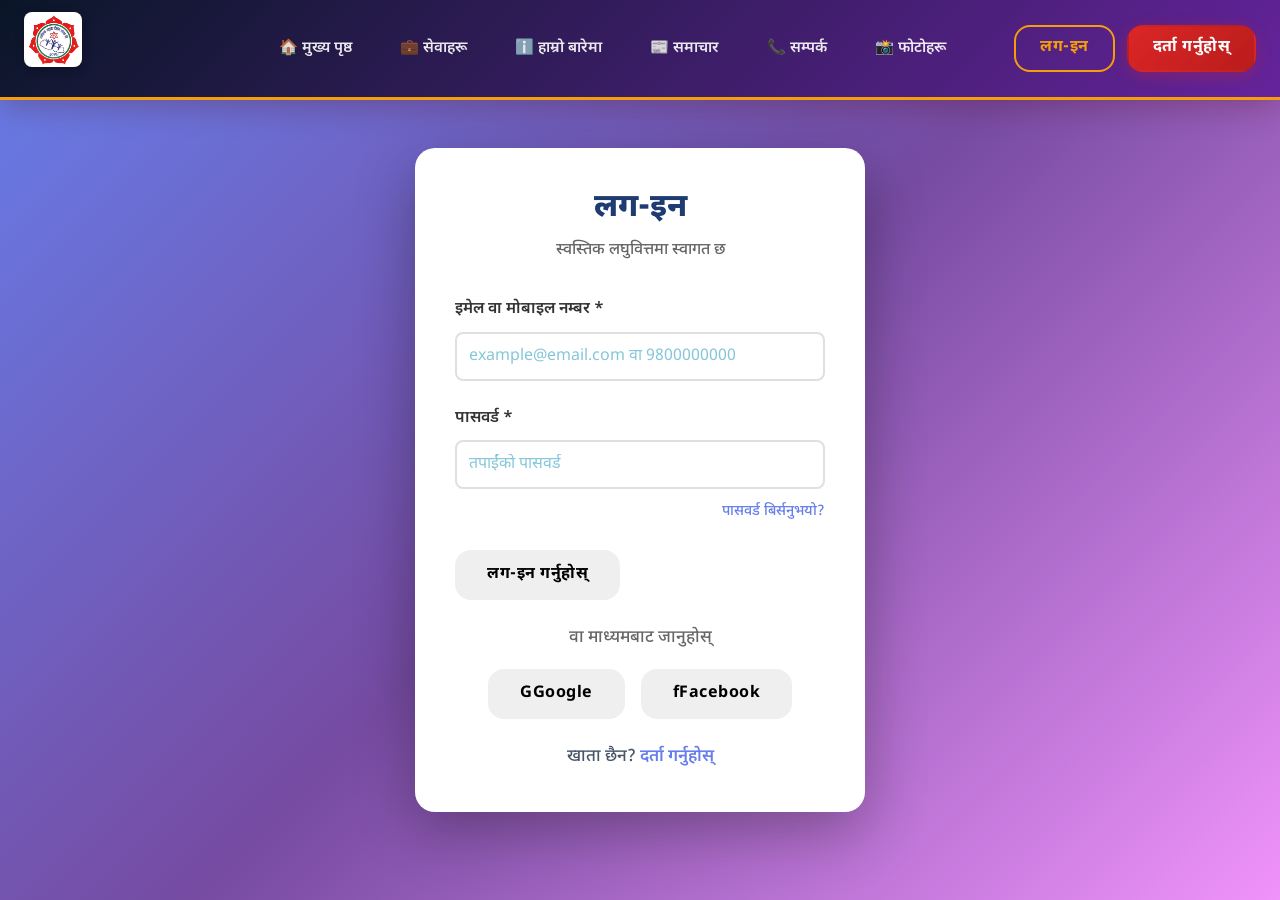
<file: login.html>
<!DOCTYPE html>
<html lang="ne" dir="ltr">
<head>
    <meta charset="UTF-8">
    <meta name="viewport" content="width=device-width, initial-scale=1.0">
    <title>लग-इन | स्वस्तिक लघुवित्त</title>
    <link href="https://fonts.googleapis.com/css2?family=Noto+Sans+Devanagari:wght@300;400;500;700&display=swap" rel="stylesheet">
    <link rel="stylesheet" href="style.css">
    <link rel="icon" type="image/png" href="logo.png">
    <style>
        .auth-container {
            min-height: 100vh;
            display: flex;
            align-items: center;
            justify-content: center;
            background: linear-gradient(135deg, #667eea 0%, #764ba2 50%, #f093fb 100%);
            padding: 80px 20px 20px;
        }
        .auth-box {
            background: white;
            padding: 2.5rem;
            border-radius: 20px;
            box-shadow: 0 20px 60px rgba(0, 0, 0, 0.3);
            width: 100%;
            max-width: 450px;
        }
        .auth-header {
            text-align: center;
            margin-bottom: 2rem;
        }
        .auth-header h1 {
            color: #1e3c72;
            font-size: 2rem;
            margin-bottom: 0.5rem;
        }
        .auth-header p {
            color: #666;
            font-size: 1rem;
        }
        .auth-form .form-group {
            margin-bottom: 1.5rem;
        }
        .auth-form label {
            display: block;
            margin-bottom: 0.5rem;
            color: #333;
            font-weight: 600;
        }
        .auth-form input {
            width: 100%;
            padding: 12px;
            border: 2px solid #e0e0e0;
            border-radius: 8px;
            font-family: inherit;
            font-size: 1rem;
            transition: all 0.3s;
        }
        .auth-form input:focus {
            outline: none;
            border-color: #667eea;
            box-shadow: 0 0 0 3px rgba(102, 126, 234, 0.1);
        }
        .auth-footer {
            text-align: center;
            margin-top: 1.5rem;
        }
        .auth-footer a {
            color: #667eea;
            text-decoration: none;
            font-weight: 600;
        }
        .auth-footer a:hover {
            text-decoration: underline;
        }
        .forgot-password {
            text-align: right;
            margin-top: -1rem;
            margin-bottom: 1.5rem;
        }
        .forgot-password a {
            color: #667eea;
            font-size: 0.9rem;
            text-decoration: none;
        }
        .forgot-password a:hover {
            text-decoration: underline;
        }
        .social-login {
            margin-top: 1.5rem;
            text-align: center;
        }
        .social-login p {
            color: #666;
            margin-bottom: 1rem;
        }
        .social-buttons {
            display: flex;
            gap: 1rem;
            justify-content: center;
        }
    </style>
</head>
<body>
    <!-- Header -->
    <header>
        <nav>
            <div class="logo">
                <a href="index.html">
                    <img src="logo.png" alt="स्वस्तिक लघुवित्त बित्तीय संस्था लिमिटेड">
                </a>
            </div>
            <div class="nav-container">
                <ul class="nav-links">
                    <li><a href="index.html">🏠 मुख्य पृष्ठ</a></li>
                    <li><a href="Service.html">💼 सेवाहरू</a></li>
                    <li><a href="about.html">ℹ️ हाम्रो बारेमा</a></li>
                    <li><a href="news.html">📰 समाचार</a></li>
                    <li><a href="contact.html">📞 सम्पर्क</a></li>
                    <li><a href="photos.html">📸 फोटोहरू</a></li>
                </ul>
                
                <div class="auth-buttons">
                    <a href="login.html" class="btn-login">लग-इन</a>
                    <a href="signup.html" class="btn-signup">दर्ता गर्नुहोस्</a>
                </div>
                <!-- <div class="search-bar">
                    <input type="text" placeholder="खोज्नुहोस्..." id="searchInput">
                    <button onclick="searchFunction()">🔍</button>
                </div> -->
            </div>
            <div class="hamburger">
                <span></span>
                <span></span>
                <span></span>
            </div>
        </nav>
    </header>

    <!-- Login Form -->
    <div class="auth-container">
        <div class="auth-box">
            <div class="auth-header">
                <h1>लग-इन</h1>
                <p>स्वस्तिक लघुवित्तमा स्वागत छ</p>
            </div>
            <form class="auth-form" onsubmit="handleLogin(event)">
                <div class="form-group">
                    <label>इमेल वा मोबाइल नम्बर *</label>
                    <input type="text" id="login_id" required placeholder="example@email.com वा 9800000000">
                </div>
                <div class="form-group">
                    <label>पासवर्ड *</label>
                    <input type="password" id="login_password" required placeholder="तपाईंको पासवर्ड">
                </div>
                <div class="forgot-password">
                    <a href="#">पासवर्ड बिर्सनुभयो?</a>
                </div>
                <button type="submit" class="btn-submit">लग-इन गर्नुहोस्</button>
            </form>
            <div class="social-login">
                <p>वा  माध्यमबाट जानुहोस्</p>
                <div class="social-buttons">
                    <button class="social-btn">
                        <span>G</span> Google
                    </button>
                    <button class="social-btn">
                        <span>f</span> Facebook
                    </button>
                </div>
            </div>
            <div class="auth-footer">
                <p>खाता छैन? <a href="signup.html">दर्ता गर्नुहोस्</a></p>
            </div>
        </div>
    </div>

    <script>
        // Mobile menu toggle
        const hamburger = document.querySelector('.hamburger');
        const navLinks = document.querySelector('.nav-links');
        hamburger.addEventListener('click', () => {
            navLinks.classList.toggle('active');
        });

        // Search function
        function searchFunction() {
            const query = document.getElementById('searchInput').value.toLowerCase();
            if (query) {
                window.location.href = 'index.html#search=' + encodeURIComponent(query);
            }
        }

        // Handle login form submission
        function handleLogin(e) {
            e.preventDefault();
            
            const loginId = document.getElementById('login_id').value;
            const password = document.getElementById('login_password').value;
            
            // Simple validation (in real scenario, this would send data to server)
            if (loginId && password) {
                alert('🎉 लग-इन सफल भयो!\n\nस्वागत छ, ' + loginId + '!');
                window.location.href = 'index.html';
            } else {
                alert('❌ लग-इन असफल भयो। कृपया पुनः प्रयास गर्नुहोस्।');
            }
        }
    </script>
</body>
</html>
</file>
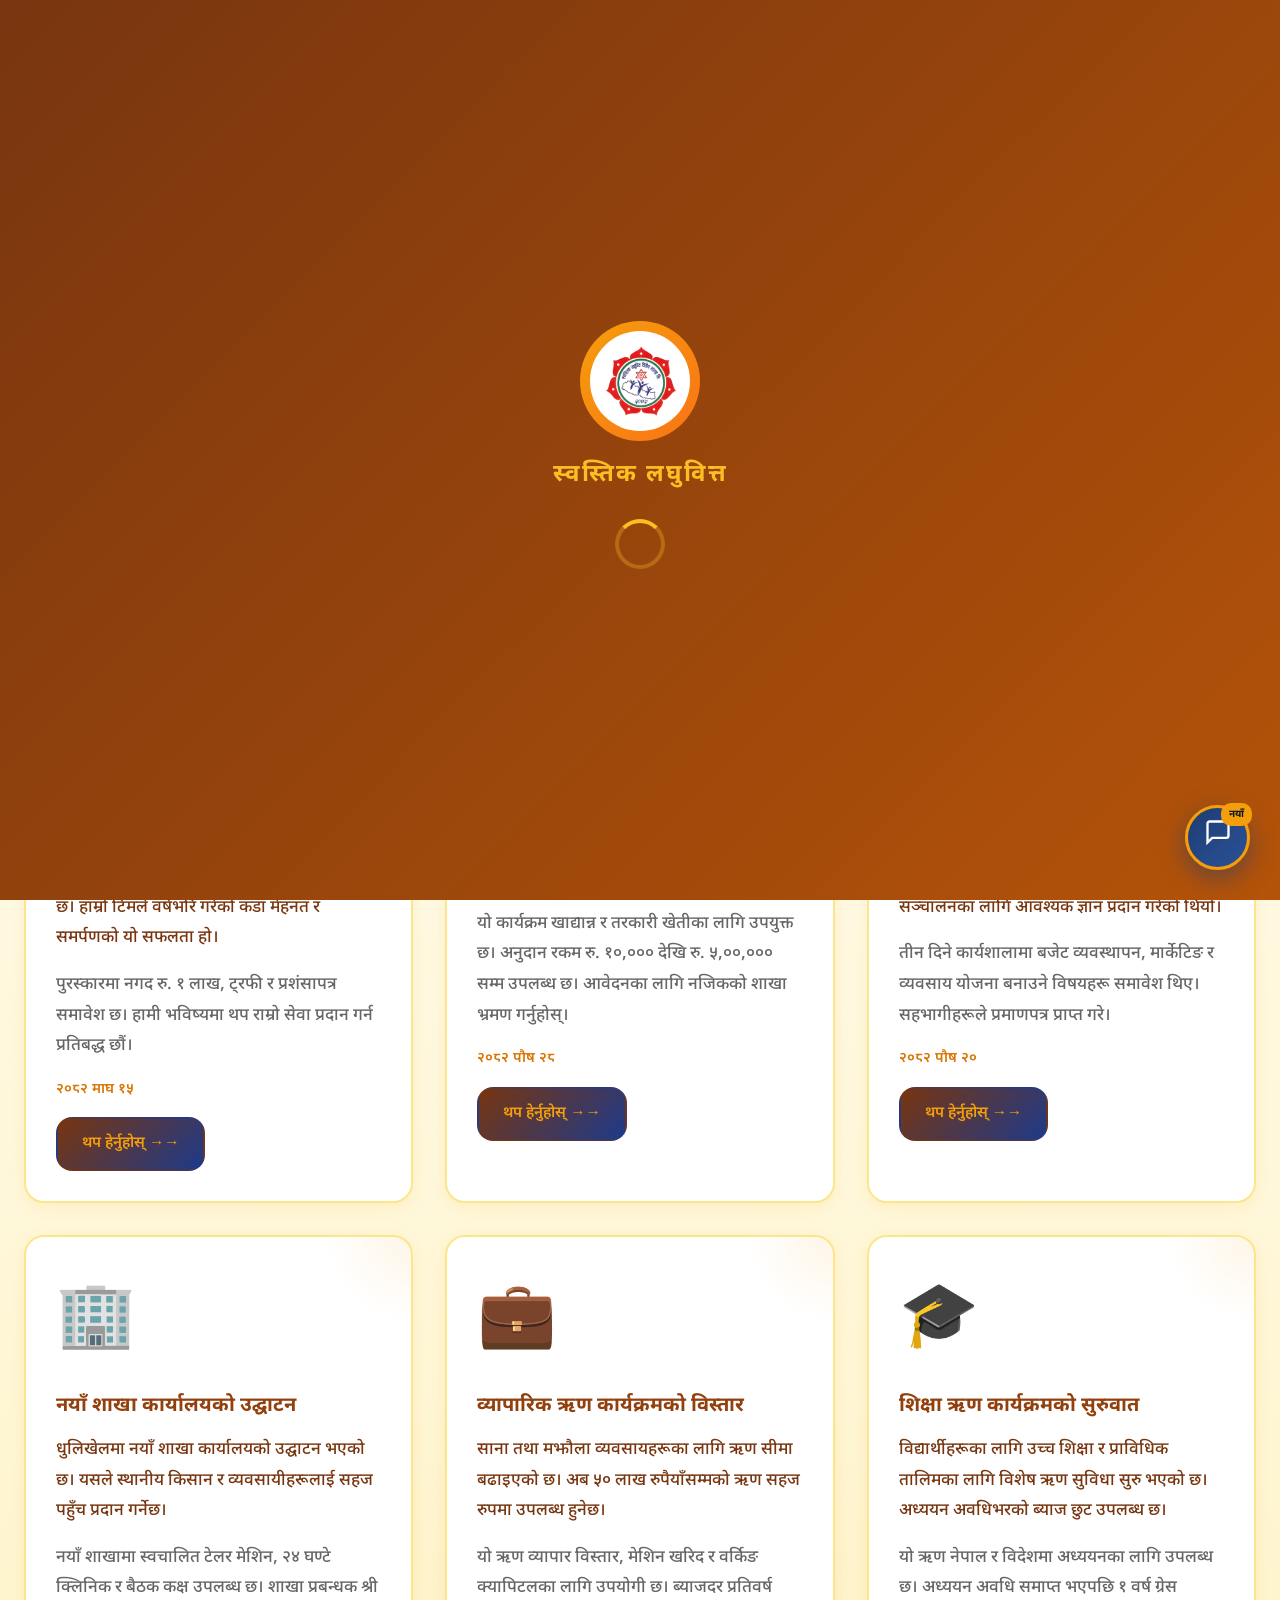
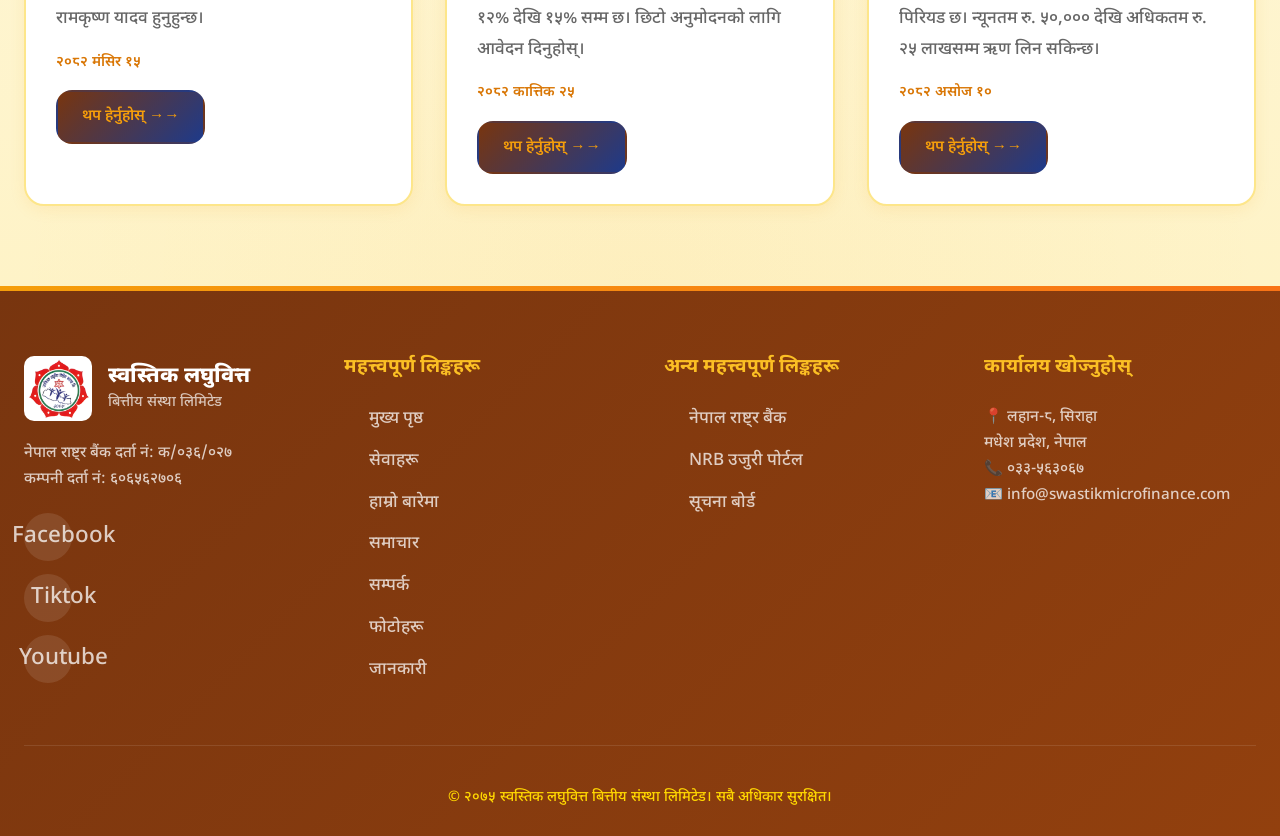
<file: news.html>
<!DOCTYPE html>
<html lang="ne" dir="ltr">
<head>
    <meta charset="UTF-8">
    <meta name="viewport" content="width=device-width, initial-scale=1.0">
    <title>समाचार | स्वस्तिक लघुवित्त बित्तीय संस्था लिमिटेड</title>
    <link href="https://fonts.googleapis.com/css2?family=Noto+Sans+Devanagari:wght@300;400;500;700&display=swap" rel="stylesheet">
    <link rel="stylesheet" href="style.css">
    <link rel="icon" type="image/png" href="logo.png">
    <!-- Common JavaScript -->
    <script src="common.js"></script>
    <style>
        /* UNIQUE ORANGE/AMBER THEME FOR NEWS PAGE */
        :root { --primary-dark: #78350f; --primary-orange: #f59e0b; --primary-amber: #d97706; --primary-yellow: #fbbf24; }
        header { background: linear-gradient(135deg, #78350f 0%, #b45309 100%); }
        header.scrolled { background: linear-gradient(135deg, #78350f 0%, #b45309 100%); box-shadow: 0 4px 20px rgba(245, 158, 11, 0.3); }
        .nav-links a:hover, .nav-links a.active { background: linear-gradient(135deg, #f59e0b, #d97706); color: white !important; }
        .btn-login { background: linear-gradient(135deg, #f59e0b, #d97706); }
        .btn-career { background: linear-gradient(135deg, #ef4444, #dc2626); }
        .hero { background: linear-gradient(135deg, #78350f 0%, #92400e 50%, #b45309 100%); min-height: 50vh; position: relative; overflow: hidden; }
        .hero::before { content: ''; position: absolute; top: 0; left: 0; right: 0; bottom: 0; background: radial-gradient(circle at 20% 80%, rgba(245, 158, 11, 0.3) 0%, transparent 50%), radial-gradient(circle at 80% 20%, rgba(251, 191, 36, 0.2) 0%, transparent 50%), radial-gradient(circle at 40% 40%, rgba(217, 119, 6, 0.2) 0%, transparent 40%); animation: orange-aurora 15s ease-in-out infinite; }
        @keyframes orange-aurora { 0%, 100% { opacity: 0.8; transform: scale(1); } 50% { opacity: 1; transform: scale(1.1); } }
        .hero-shape { background: linear-gradient(135deg, rgba(245, 158, 11, 0.6), rgba(251, 191, 36, 0.3)); border: 2px solid rgba(251, 191, 36, 0.5); }
        .glass-dark { background: rgba(245, 158, 11, 0.15); backdrop-filter: blur(20px); border: 1px solid rgba(251, 191, 36, 0.3); border-radius: 20px; }
        .gradient-text { background: linear-gradient(135deg, #fbbf24, #fcd34d, #f59e0b); -webkit-background-clip: text; -webkit-text-fill-color: transparent; background-clip: text; }
        .scroll-indicator span { background: linear-gradient(135deg, #fbbf24, #fcd34d); }
        .news { background: linear-gradient(180deg, #fffbeb 0%, #fef3c7 100%); padding: 80px 0; }
        .news-card { background: white; border: 2px solid #fde68a; border-radius: 20px; padding: 30px; transition: all 0.4s ease; box-shadow: 0 4px 15px rgba(245, 158, 11, 0.1); }
        .news-card:hover { transform: translateY(-10px); border-color: #f59e0b; box-shadow: 0 15px 40px rgba(245, 158, 11, 0.2); }
        .news-card h3 { color: #92400e; margin-bottom: 15px; }
        .news-card p { color: #78350f; line-height: 1.8; }
        .news-card small { display: block; margin-top: 15px; color: #d97706; font-weight: 600; }
        .news-read-more { display: inline-block; margin-top: 15px; color: #f59e0b; font-weight: 600; text-decoration: none; transition: all 0.3s ease; }
        .news-read-more:hover { color: #d97706; transform: translateX(5px); }
        footer { background: linear-gradient(135deg, #78350f 0%, #92400e 100%); }
        footer h4 { color: #fbbf24; }
        footer a:hover { color: #fbbf24; }
        .preloader { background: linear-gradient(135deg, #78350f 0%, #b45309 100%); }
        .preloader-spinner { border: 4px solid rgba(251, 191, 36, 0.3); border-top: 4px solid #fbbf24; }
        @media (max-width: 768px) { .news-grid { grid-template-columns: 1fr; } }
    </style>
</head>
<body>
     <!-- Left Sidebar - Live Date & Time -->
    <div class="right-sidebar">
        <div class="sidebar-card datetime-card">
            <h3>🕐 वर्तमान समय</h3>
            <div id="datetime-display"></div>
        </div>
        
        <!-- Quick Info Card -->
        <!-- <div class="sidebar-card">
            <h3>📌 आजको दिन</h3>
            <div class="sidebar-info">
                <span class="sidebar-icon">🏆</span>
                <div class="info-text">
                    <h4>स्वागत छ</h4>
                    <p>स्वस्तिक लघुवित्त</p>
                </div>
            </div>
        </div> -->
        
        <!-- Quick Links Card -->
        <!-- <div class="sidebar-card">
            <h3>⚡ छिटो लिंकहरू</h3>
            <div class="sidebar-info">
                <span class="sidebar-icon">💰</span>
                <div class="info-text">
                    <h4>ऋण आवेदन</h4>
                    <p><a href="#loan-application" style="color: #f59e0b;">अभी आवेदन गर्नुहोस्</a></p>
                </div>
            </div> -->
            <!-- <div class="sidebar-info">
                <span class="sidebar-icon">📊</span>
                <div class="info-text">
                    <h4>EMI क्यालकुलेटर</h4>
                    <p><a href="index.html#calculator" style="color: #f59e0b;">हिसाब गर्नुहोस्</a></p>
                </div>
            </div> -->
        </div>
    </div>
    <!-- Preloader -->
    <div class="preloader" id="preloader">
        <div class="preloader-logo">
            <img src="logo.png" alt="स्वस्तिक लघुवित्त">
        </div>
        <div class="preloader-text">स्वस्तिक लघुवित्त</div>
        <div class="preloader-spinner"></div>
    </div>

    <!-- Header -->
    <header>
        <nav>
            <div class="logo">
                <a href="index.html">
                    <img src="logo.png" alt="स्वस्तिक लघुवित्त बित्तीय संस्था लिमिटेड">
                </a>
            </div>
            <div class="nav-container">
                <ul class="nav-links">
                    <li><a href="index.html">🏠 मुख्य पृष्ठ</a></li>
                    <li><a href="Service.html">💼 सेवाहरू</a></li>
                    <li><a href="about.html">ℹ️ हाम्रो बारेमा</a></li>
                    <li><a href="news.html" class="active">📰 समाचार</a></li>
                    <li><a href="contact.html">📞 सम्पर्क</a></li>
                    <li><a href="photos.html">📸 फोटोहरू</a></li>
                    <li><a href="information.html">📋 जानकारी</a></li>
                </ul>
               
                <div class="auth-buttons">
                    <!-- Date Time Display -->
                    <!-- <div id="datetime-display" style="
                        background: rgba(255,255,255,0.15);
                        padding: 8px 15px;
                        border-radius: 20px;
                        font-size: 0.85rem;
                        font-weight: 600;
                        margin-right: 10px;
                        white-space: nowrap;
                    "></div> -->
                    <!-- <a href="login.html" class="btn-login">🔑 Login</a> -->
                    <a href="career.html" class="btn-career">💼 Career</a>
                </div>
            </div>
            <div class="hamburger">
                <span></span>
                <span></span>
                <span></span>
            </div>
        </nav>
    </header>

    <!-- Hero -->
    <section id="news" class="hero">
        <!-- Floating Shapes -->
        <div class="hero-shape hero-shape-1"></div>
        <div class="hero-shape hero-shape-2"></div>
        <div class="hero-shape hero-shape-3"></div>
        
        <div class="container">
            <div class="glass-dark" style="padding: 2.5rem; display: inline-block; max-width: 900px;">
                <h1 class="fade-in gradient-text">हालका समाचारहरू</h1>
                <p style="font-size: 1.4rem; margin-bottom: 1.5rem;">स्वस्तिक लघुवित्तका नवीनतम गतिविधिहरू र अपडेटहरू</p>
            </div>
        </div>
        
        <!-- Scroll Indicator -->
        <div class="scroll-indicator">
            <span></span>
            <span></span>
            <span></span>
        </div>
    </section>

    <!-- News Section -->
    <section class="news">
        <div class="container">
            <div class="news-grid">
                <div class="news-card fade-in">
                    <div style="font-size: 4rem; margin-bottom: 1rem;">🏆</div>
                    <h3>वर्ष २०८२ को उत्कृष्ट लघुवित्त पुरस्कार</h3>
                    <p>स्वस्तिक लघुवित्तले नेपाल लघुवित्त संघबाट उत्कृष्ट सेवा प्रदायकको पुरस्कार प्राप्त गरेको छ। यो पुरस्कारले हाम्रो ग्राहक केन्द्रित सेवाको मान्यता गरेको छ। हाम्रो टिमले वर्षभरि गरेको कडा मेहनत र समर्पणको यो सफलता हो।</p>
                    <p style="margin-top: 10px; color: #666;">पुरस्कारमा नगद रु. १ लाख, ट्रफी र प्रशंसापत्र समावेश छ। हामी भविष्यमा थप राम्रो सेवा प्रदान गर्न प्रतिबद्ध छौं।</p>
                    <small>२०८२ माघ १५</small>
                    <a href="#" class="news-read-more">थप हेर्नुहोस् →</a>
                </div>
                <div class="news-card fade-in">
                    <div style="font-size: 4rem; margin-bottom: 1rem;">🌱</div>
                    <h3>नयाँ कृषि ऋण कार्यक्रम सुरु</h3>
                    <p>किसानहरूका लागि विशेष मौसमी ऋण कार्यक्रम सुरु भएको छ। यस कार्यक्रम अन्तर्गत ब्याजदरमा २% छुट उपलब्ध छ र न्यूनतम कागजात आवश्यक पर्दछ।</p>
                    <p style="margin-top: 10px; color: #666;">यो कार्यक्रम खाद्यान्न र तरकारी खेतीका लागि उपयुक्त छ। अनुदान रकम रु. १०,००० देखि रु. ५,००,००० सम्म उपलब्ध छ। आवेदनका लागि नजिकको शाखा भ्रमण गर्नुहोस्।</p>
                    <small>२०८२ पौष २८</small>
                    <a href="#" class="news-read-more">थप हेर्नुहोस् →</a>
                </div>
                <div class="news-card fade-in">
                    <div style="font-size: 4rem; margin-bottom: 1rem;">👥</div>
                    <h3>महिला उद्यमशीलता कार्यशाला</h3>
                    <p>काठमाडौंमा आयोजित महिला उद्यमशीलता कार्यशालामा ५०० भन्दा बढी महिलाहरू सहभागी भएका थिए। कार्यशालाले महिलाहरूलाई व्यवसाय सञ्चालनका लागि आवश्यक ज्ञान प्रदान गरेको थियो।</p>
                    <p style="margin-top: 10px; color: #666;">तीन दिने कार्यशालामा बजेट व्यवस्थापन, मार्केटिङ र व्यवसाय योजना बनाउने विषयहरू समावेश थिए। सहभागीहरूले प्रमाणपत्र प्राप्त गरे।</p>
                    <small>२०८२ पौष २०</small>
                    <a href="#" class="news-read-more">थप हेर्नुहोस् →</a>
                </div>
                <div class="news-card fade-in">
                    <div style="font-size: 4rem; margin-bottom: 1rem;">🏢</div>
                    <h3>नयाँ शाखा कार्यालयको उद्घाटन</h3>
                    <p>धुलिखेलमा नयाँ शाखा कार्यालयको उद्घाटन भएको छ। यसले स्थानीय किसान र व्यवसायीहरूलाई सहज पहुँच प्रदान गर्नेछ।</p>
                    <p style="margin-top: 10px; color: #666;">नयाँ शाखामा स्वचालित टेलर मेशिन, २४ घण्टे क्लिनिक र बैठक कक्ष उपलब्ध छ। शाखा प्रबन्धक श्री रामकृष्ण यादव हुनुहुन्छ।</p>
                    <small>२०८२ मंसिर १५</small>
                    <a href="#" class="news-read-more">थप हेर्नुहोस् →</a>
                </div>
                <div class="news-card fade-in">
                    <div style="font-size: 4rem; margin-bottom: 1rem;">💼</div>
                    <h3>व्यापारिक ऋण कार्यक्रमको विस्तार</h3>
                    <p>साना तथा मझौला व्यवसायहरूका लागि ऋण सीमा बढाइएको छ। अब ५० लाख रुपैयाँसम्मको ऋण सहज रुपमा उपलब्ध हुनेछ।</p>
                    <p style="margin-top: 10px; color: #666;">यो ऋण व्यापार विस्तार, मेशिन खरिद र वर्किङ क्यापिटलका लागि उपयोगी छ। ब्याजदर प्रतिवर्ष १२% देखि १५% सम्म छ। छिटो अनुमोदनको लागि आवेदन दिनुहोस्।</p>
                    <small>२०८२ कात्तिक २५</small>
                    <a href="#" class="news-read-more">थप हेर्नुहोस् →</a>
                </div>
                <div class="news-card fade-in">
                    <div style="font-size: 4rem; margin-bottom: 1rem;">🎓</div>
                    <h3>शिक्षा ऋण कार्यक्रमको सुरुवात</h3>
                    <p>विद्यार्थीहरूका लागि उच्च शिक्षा र प्राविधिक तालिमका लागि विशेष ऋण सुविधा सुरु भएको छ। अध्ययन अवधिभरको ब्याज छुट उपलब्ध छ।</p>
                    <p style="margin-top: 10px; color: #666;">यो ऋण नेपाल र विदेशमा अध्ययनका लागि उपलब्ध छ। अध्ययन अवधि समाप्त भएपछि १ वर्ष ग्रेस पिरियड छ। न्यूनतम रु. ५०,००० देखि अधिकतम रु. २५ लाखसम्म ऋण लिन सकिन्छ।</p>
                    <small>२०८२ असोज १०</small>
                    <a href="#" class="news-read-more">थप हेर्नुहोस् →</a>
                </div>
            </div>
        </div>
    </section>

    <!-- Footer -->
    <footer>
        <div class="container">
            <div class="footer-content">
                <div>
                    <div class="footer-logo">
                        <img src="logo.png" alt="स्वस्तिक">
                        <div class="footer-logo-text">
                            <h3>स्वस्तिक लघुवित्त</h3>
                            <p>बित्तीय संस्था लिमिटेड</p>
                        </div>
                    </div>
                    <p>नेपाल राष्ट्र बैंक दर्ता नं: क/०३६/०२७<br>कम्पनी दर्ता नं: ६०६५६२७०६</p>
                      <div class="social-links">
                        <ul>
                            <li><a href="https://www.facebook.com/share/18MC7VDGaR/" target="_blank">Facebook</a></li>
                            <li><a href="https://www.tiktok.com/@swastiklaghubitta?is_from_webapp=1&sender_device=pc" target="_blank">Tiktok</a></li>
                            <li><a href="https://www.youtube.com/channel/UCdu6HT8zTUpHM8_EKTUJBww" target="_blank">Youtube</a></li>
                        <!-- <a href="https://facebook.com/swastiklaghubitta" target="_blank">Facebook</a>
                        <a href="https://www.tiktok.com/@swastiklaghubitta?is_from_webapp=1&sender_device=pc" target="_blank"><span>Tiktok</span></a>
                        <a href="UCdu6HT8zTUpHM8_EKTUJBww" target="_blank"><span>Youtube</span></a> -->
                   </ul> </div>
                </div>
              <div>
                    <h4>महत्त्वपूर्ण लिङ्कहरू</h4>
                    <ul>
                        <li><a href="index.html">मुख्य पृष्ठ</a></li>
                        <li><a href="Service.html">सेवाहरू</a></li>
                        <li><a href="about.html">हाम्रो बारेमा</a></li>
                        <li><a href="news.html">समाचार</a></li>
                        <li><a href="contact.html">सम्पर्क</a></li>
                        <li><a href="photos.html">फोटोहरू</a></li>
                        <li><a href="information.html">जानकारी</a></li>
                    </ul>
                </div>
                    <div>
                    <h4> अन्य महत्त्वपूर्ण लिङ्कहरू</h4>
                    <ul>
                        <li><a href="https://www.nrb.org.np">नेपाल राष्ट्र बैंक</a></li>
                        <li><a href="https://gunaso.nrb.org.np">NRB उजुरी पोर्टल</a></li>
                        <li><a href="notice.html">सूचना बोर्ड</a></li>
                        <!-- <li><a href="about.html">हाम्रो बारेमा</a></li>
                        <li><a href="news.html">समाचार</a></li>
                        <li><a href="contact.html">सम्पर्क</a></li>
                        <li><a href="photos.html">फोटोहरू</a></li>
                        <li><a href="https://gunaso.nrb.org.np">जानकारी</a></li> -->
                         
                    </ul>
                </div>
                <div>
                    <h4>कार्यालय खोज्नुहोस्</h4>
                    <p>📍 लहान-८, सिराहा<br>मधेश प्रदेश, नेपाल</p>
                    <p>📞 ०३३-५६३०६७</p>
                    <p>📧 info@swastikmicrofinance.com</p>
                </div>
            </div>
            <div class="footer-bottom">
                <p style="color: #FFD700;">&copy; २०७५ स्वस्तिक लघुवित्त बित्तीय संस्था लिमिटेड। सबै अधिकार सुरक्षित।</p>
            </div>
        </div>
    </footer>

    <script>
        // Preloader
        window.addEventListener('load', function() {
            setTimeout(function() {
                document.getElementById('preloader').classList.add('fade-out');
            }, 1500);
        });

        // Mobile menu toggle
        const hamburger = document.querySelector('.hamburger');
        const navLinks = document.querySelector('.nav-links');
        hamburger.addEventListener('click', () => {
            navLinks.classList.toggle('active');
        });

        // Header scroll effect
        window.addEventListener('scroll', function() {
            const header = document.querySelector('header');
            if (window.scrollY > 50) {
                header.classList.add('scrolled');
            } else {
                header.classList.remove('scrolled');
            }
        });

        // Smooth scrolling
        document.querySelectorAll('a[href^="#"]').forEach(anchor => {
            anchor.addEventListener('click', function (e) {
                e.preventDefault();
                document.querySelector(this.getAttribute('href')).scrollIntoView({
                    behavior: 'smooth'
                });
            });
        });

        // Fade in animation on scroll
        const observer = new IntersectionObserver((entries) => {
            entries.forEach(entry => {
                if (entry.isIntersecting) {
                    entry.target.style.opacity = '1';
                    entry.target.style.transform = 'translateY(0)';
                }
            });
        }, { threshold: 0.1 });

        document.querySelectorAll('.fade-in').forEach(el => {
            el.style.opacity = '0';
            el.style.transform = 'translateY(30px)';
            el.style.transition = 'opacity 0.6s ease, transform 0.6s ease';
            observer.observe(el);
        });
    </script>
     <!-- WhatsApp Chat Button -->
    <div class="whatsapp-chat">
        <a href="https://wa.me/9815298144" target="_blank" class="whatsapp-btn">
            <svg viewBox="0 0 24 24" width="40" height="40">
                <path fill="#25D366" d="M17.472 14.382c-.297-.149-1.758-.867-2.03-.967-.273-.099-.471-.148-.67.15-.197.297-.767.966-.94 1.164-.173.199-.347.223-.644.075-.297-.15-1.255-.463-2.39-1.475-.883-.788-1.48-1.761-1.653-2.059-.173-.297-.018-.458.13-.606.134-.133.298-.347.446-.52.149-.174.198-.298.298-.497.099-.198.05-.371-.025-.52-.075-.149-.669-1.612-.916-2.207-.242-.579-.487-.5-.669-.51-.173-.008-.371-.01-.57-.01-.198 0-.52.074-.792.372-.272.297-1.04 1.016-1.04 2.479 0 1.462 1.065 2.875 1.213 3.074.149.198 2.096 3.2 5.077 4.487.709.306 1.262.489 1.694.625.712.227 1.36.195 1.871.118.571-.085 1.758-.719 2.006-1.413.248-.694.248-1.289.173-1.413-.074-.124-.272-.198-.57-.347m-5.421 7.403h-.004a9.87 9.87 0 01-5.031-1.378l-.361-.214-3.741.982.998-3.648-.235-.374a9.86 9.86 0 01-1.51-5.26c.001-5.45 4.436-9.884 9.888-9.884 2.64 0 5.122 1.03 6.988 2.898a9.825 9.825 0 012.893 6.994c-.003 5.45-4.437 9.884-9.885 9.884m8.413-18.297A11.815 11.815 0 0012.05 0C5.495 0 .16 5.335.157 11.892c0 2.096.547 4.142 1.588 5.945L.057 24l6.305-1.654a11.882 11.882 0 005.683 1.448h.005c6.554 0 11.89-5.335 11.893-11.893a11.821 11.821 0 00-3.48-8.413z"/>
            </svg>
            <span>हामीसँग च्याट गर्नुहोस्</span>
        </a>
    </div>

    <!-- Advanced AI Chatbot -->
    <div class="ai-chatbot" id="aiChatbot">
        <div class="ai-chatbot-toggle" id="aiChatbotToggle" onclick="toggleAIChatbot()">
            <div class="ai-chatbot-toggle-icon">
                <svg viewBox="0 0 24 24" width="28" height="28" fill="none" stroke="currentColor" stroke-width="2">
                    <path d="M21 15a2 2 0 0 1-2 2H7l-4 4V5a2 2 0 0 1 2-2h14a2 2 0 0 1 2 2z"></path>
                </svg>
            </div>
            <div class="ai-chatbot-toggle-badge" id="aiChatbotBadge">नयाँ</div>
        </div>
        
        <div class="ai-chatbot-window" id="aiChatbotWindow">
            <div class="ai-chatbot-header">
                <div class="ai-chatbot-header-info">
                    <div class="ai-chatbot-avatar">
                        <div class="ai-chatbot-avatar-inner">🤖</div>
                        <div class="ai-chatbot-status"></div>
                    </div>
                    <div class="ai-chatbot-header-text">
                        <h4>स्वस्तिक AI सहायक</h4>
                        <span>अनलाइन • तपाईंलाई मदद गर्न तयार</span>
                    </div>
                </div>
                <div class="ai-chatbot-header-actions">
                    <button class="ai-chatbot-btn" onclick="minimizeAIChatbot()" title="घटाउनुहोस्">
                        <svg viewBox="0 0 24 24" width="18" height="18" fill="none" stroke="currentColor" stroke-width="2"><line x1="5" y1="12" x2="19" y2="12"></line></svg>
                    </button>
                    <button class="ai-chatbot-btn" onclick="closeAIChatbot()" title="बन्द गर्नुहोस्">
                        <svg viewBox="0 0 24 24" width="18" height="18" fill="none" stroke="currentColor" stroke-width="2"><line x1="18" y1="6" x2="6" y2="18"></line><line x1="6" y1="6" x2="18" y2="18"></line></svg>
                    </button>
                </div>
            </div>
            
            <div class="ai-chatbot-messages" id="aiChatbotMessages">
                <div class="ai-chatbot-message ai-chatbot-message-bot">
                    <div class="ai-chatbot-message-avatar">🤖</div>
                    <div class="ai-chatbot-message-content">
                        <div class="ai-chatbot-message-bubble">
                            <p>नमस्ते! 👋</p>
                            <p>म <strong>स्वस्तिक लघुवित्तको AI सहायक</strong> हुँ।</p>
                            <p>तपाईंलाई कुन सहायता चाहिएको छ? म तपाईंको प्रश्नहरूको उत्तर दिन तयार छु। 💼</p>
                        </div>
                        <span class="ai-chatbot-message-time">अहिले</span>
                    </div>
                </div>
                
                <div class="ai-chatbot-quick-actions">
                    <p>छिटो कार्यहरू:</p>
                    <div class="ai-chatbot-quick-buttons">
                        <button class="ai-chatbot-quick-btn" onclick="quickAIReply('ऋण कसरी लिने?')">💰 ऋण कसरी लिने?</button>
                        <button class="ai-chatbot-quick-btn" onclick="quickAIReply('ब्याजदर कति छ?')">📊 ब्याजदर कति छ?</button>
                        <button class="ai-chatbot-quick-btn" onclick="quickAIReply('शाखा कार्यालय')">🏢 शाखा कार्यालय</button>
                        <button class="ai-chatbot-quick-btn" onclick="quickAIReply('आवेदन प्रक्रिया')">📝 आवेदन प्रक्रिया</button>
                    </div>
                </div>
            </div>
            
            <div class="ai-chatbot-typing" id="aiChatbotTyping" style="display: none;">
                <div class="ai-chatbot-message ai-chatbot-message-bot">
                    <div class="ai-chatbot-message-avatar">🤖</div>
                    <div class="ai-chatbot-message-content">
                        <div class="ai-chatbot-message-bubble">
                            <div class="ai-chatbot-typing-dots"><span></span><span></span><span></span></div>
                        </div>
                    </div>
                </div>
            </div>
            
            <div class="ai-chatbot-input-area">
                <div class="ai-chatbot-input-wrapper">
                    <button class="ai-chatbot-voice-btn" id="aiVoiceBtn" onclick="toggleVoiceInput()" title="आवाज़">
                        <svg viewBox="0 0 24 24" width="20" height="20" fill="none" stroke="currentColor" stroke-width="2"><path d="M12 1a3 3 0 0 0-3 3v8a3 3 0 0 0 6 0V4a3 3 0 0 0-3-3z"></path><path d="M19 10v2a7 7 0 0 1-14 0v-2"></path><line x1="12" y1="19" x2="12" y2="23"></line><line x1="8" y1="23" x2="16" y2="23"></line></svg>
                    </button>
                    <input type="text" id="aiChatbotInput" placeholder="तपाईंको प्रश्न लेख्नुहोस्..." onkeypress="handleAIChatKeyPress(event)">
                    <button class="ai-chatbot-send-btn" onclick="sendAIChatMessage()">
                        <svg viewBox="0 0 24 24" width="20" height="20" fill="none" stroke="currentColor" stroke-width="2"><line x1="22" y1="2" x2="11" y2="13"></line><polygon points="22 2 15 22 11 13 2 9 22 2"></polygon></svg>
                    </button>
                </div>
                <div class="ai-chatbot-powered"><span>🔒 सुरक्षित च्याट</span></div>
            </div>
        </div>
    </div>

    <!-- AI Chatbot Styles -->
    <style>
        .whatsapp-chat { position: fixed; bottom: 30px; left: 30px; z-index: 1000; }
        .whatsapp-btn { display: flex; align-items: center; gap: 10px; background: #25D366; color: white; padding: 12px 20px; border-radius: 50px; text-decoration: none; font-weight: 600; box-shadow: 0 4px 15px rgba(37, 211, 102, 0.4); transition: all 0.3s ease; }
        .whatsapp-btn:hover { transform: translateY(-3px); box-shadow: 0 6px 20px rgba(37, 211, 102, 0.6); }
        .ai-chatbot { position: fixed; bottom: 30px; right: 30px; z-index: 10000; font-family: 'Noto Sans Devanagari', 'Segoe UI', sans-serif; }
        .ai-chatbot-toggle { width: 65px; height: 65px; border-radius: 50%; background: linear-gradient(135deg, #1e3c72 0%, #2a5298 100%); display: flex; align-items: center; justify-content: center; cursor: pointer; box-shadow: 0 8px 25px rgba(30, 60, 114, 0.5); transition: all 0.4s; position: relative; border: 3px solid #f59e0b; }
        .ai-chatbot-toggle:hover { transform: scale(1.1); box-shadow: 0 12px 35px rgba(30, 60, 114, 0.7); }
        .ai-chatbot-toggle-icon { color: white; animation: pulse-icon 2s ease-in-out infinite; }
        @keyframes pulse-icon { 0%, 100% { transform: scale(1); } 50% { transform: scale(1.1); } }
        .ai-chatbot-toggle-badge { position: absolute; top: -5px; right: -5px; background: #f59e0b; color: #0a1628; font-size: 10px; font-weight: 700; padding: 3px 8px; border-radius: 10px; animation: badge-pulse 1.5s ease-in-out infinite; }
        @keyframes badge-pulse { 0%, 100% { transform: scale(1); } 50% { transform: scale(1.15); } }
        .ai-chatbot-window { position: absolute; bottom: 80px; right: 0; width: 380px; height: 520px; background: linear-gradient(180deg, #ffffff 0%, #f8fafc 100%); border-radius: 20px; box-shadow: 0 20px 60px rgba(0, 0, 0, 0.3); display: none; flex-direction: column; overflow: hidden; border: 2px solid rgba(245, 158, 11, 0.3); animation: window-appear 0.4s; }
        .ai-chatbot-window.show { display: flex; }
        @keyframes window-appear { from { opacity: 0; transform: scale(0.9) translateY(20px); } to { opacity: 1; transform: scale(1) translateY(0); } }
        .ai-chatbot-header { background: linear-gradient(135deg, #1e3c72 0%, #2a5298 100%); padding: 15px 20px; display: flex; justify-content: space-between; align-items: center; border-bottom: 1px solid rgba(255, 255, 255, 0.1); }
        .ai-chatbot-header-info { display: flex; align-items: center; gap: 12px; }
        .ai-chatbot-avatar { position: relative; width: 45px; height: 45px; }
        .ai-chatbot-avatar-inner { width: 45px; height: 45px; border-radius: 50%; background: linear-gradient(135deg, #f59e0b, #f97316); display: flex; align-items: center; justify-content: center; font-size: 24px; border: 2px solid white; }
        .ai-chatbot-status { position: absolute; bottom: 0; right: 0; width: 12px; height: 12px; background: #22c55e; border-radius: 50%; border: 2px solid #1e3c72; animation: status-pulse 2s ease-in-out infinite; }
        @keyframes status-pulse { 0%, 100% { opacity: 1; } 50% { opacity: 0.5; } }
        .ai-chatbot-header-text h4 { color: white; font-size: 16px; font-weight: 700; margin: 0; }
        .ai-chatbot-header-text span { color: rgba(255, 255, 255, 0.8); font-size: 12px; }
        .ai-chatbot-header-actions { display: flex; gap: 8px; }
        .ai-chatbot-btn { width: 32px; height: 32px; border-radius: 50%; background: rgba(255, 255, 255, 0.1); border: none; color: white; cursor: pointer; display: flex; align-items: center; justify-content: center; transition: all 0.3s; }
        .ai-chatbot-btn:hover { background: rgba(255, 255, 255, 0.2); transform: scale(1.1); }
        .ai-chatbot-messages { flex: 1; padding: 15px; overflow-y: auto; display: flex; flex-direction: column; gap: 15px; }
        .ai-chatbot-message { display: flex; gap: 10px; align-items: flex-start; }
        .ai-chatbot-message-user { flex-direction: row-reverse; }
        .ai-chatbot-message-avatar { width: 35px; height: 35px; border-radius: 50%; background: linear-gradient(135deg, #f59e0b, #f97316); display: flex; align-items: center; justify-content: center; font-size: 18px; flex-shrink: 0; }
        .ai-chatbot-message-content { max-width: 75%; }
        .ai-chatbot-message-user .ai-chatbot-message-content { text-align: right; }
        .ai-chatbot-message-bubble { background: #f1f5f9; padding: 12px 16px; border-radius: 18px; border-bottom-left-radius: 4px; font-size: 14px; line-height: 1.6; color: #334155; box-shadow: 0 2px 8px rgba(0, 0, 0, 0.05); }
        .ai-chatbot-message-user .ai-chatbot-message-bubble { background: linear-gradient(135deg, #1e3c72, #2a5298); color: white; border-bottom-left-radius: 18px; border-bottom-right-radius: 4px; }
        .ai-chatbot-message-bubble p { margin: 0; color: inherit; }
        .ai-chatbot-message-bubble p + p { margin-top: 8px; }
        .ai-chatbot-message-time { font-size: 11px; color: #94a3b8; margin-top: 5px; display: block; }
        .ai-chatbot-quick-actions { background: rgba(245, 158, 11, 0.08); padding: 12px; border-radius: 12px; margin-top: 5px; }
        .ai-chatbot-quick-actions p { font-size: 12px; color: #64748b; margin: 0 0 10px 0; font-weight: 600; }
        .ai-chatbot-quick-buttons { display: flex; flex-wrap: wrap; gap: 8px; }
        .ai-chatbot-quick-btn { background: white; border: 1px solid #e2e8f0; color: #1e3c72; padding: 8px 12px; border-radius: 20px; font-size: 12px; cursor: pointer; transition: all 0.3s; font-weight: 500; }
        .ai-chatbot-quick-btn:hover { background: linear-gradient(135deg, #1e3c72, #2a5298); color: white; border-color: #1e3c72; transform: translateY(-2px); }
        .ai-chatbot-typing { padding: 10px 15px; }
        .ai-chatbot-typing-dots { display: flex; gap: 5px; padding: 10px; }
        .ai-chatbot-typing-dots span { width: 8px; height: 8px; background: #1e3c72; border-radius: 50%; animation: typing-bounce 1.4s ease-in-out infinite; }
        .ai-chatbot-typing-dots span:nth-child(2) { animation-delay: 0.2s; }
        .ai-chatbot-typing-dots span:nth-child(3) { animation-delay: 0.4s; }
        @keyframes typing-bounce { 0%, 60%, 100% { transform: translateY(0); } 30% { transform: translateY(-10px); } }
        .ai-chatbot-input-area { padding: 15px; background: white; border-top: 1px solid #e2e8f0; }
        .ai-chatbot-input-wrapper { display: flex; align-items: center; gap: 10px; background: #f1f5f9; border-radius: 25px; padding: 5px 15px; border: 2px solid #e2e8f0; transition: all 0.3s; }
        .ai-chatbot-input-wrapper:focus-within { border-color: #1e3c72; box-shadow: 0 0 0 3px rgba(30, 60, 114, 0.1); }
        .ai-chatbot-voice-btn { background: none; border: none; color: #64748b; cursor: pointer; padding: 8px; border-radius: 50%; transition: all 0.3s; }
        .ai-chatbot-voice-btn:hover { background: rgba(30, 60, 114, 0.1); color: #1e3c72; }
        .ai-chatbot-voice-btn.listening { background: #ef4444; color: white; animation: voice-pulse 1s ease-in-out infinite; }
        @keyframes voice-pulse { 0%, 100% { transform: scale(1); } 50% { transform: scale(1.1); } }
        .ai-chatbot-input-wrapper input { flex: 1; border: none; background: none; padding: 10px 0; font-size: 14px; outline: none; color: #334155; }
        .ai-chatbot-input-wrapper input::placeholder { color: #94a3b8; }
        .ai-chatbot-send-btn { background: linear-gradient(135deg, #1e3c72, #2a5298); border: none; color: white; width: 38px; height: 38px; border-radius: 50%; cursor: pointer; display: flex; align-items: center; justify-content: center; transition: all 0.3s; }
        .ai-chatbot-send-btn:hover { background: linear-gradient(135deg, #f59e0b, #f97316); transform: scale(1.1); }
        .ai-chatbot-powered { text-align: center; margin-top: 10px; font-size: 11px; color: #94a3b8; }
        @media (max-width: 480px) {
            .ai-chatbot { bottom: 20px; right: 20px; }
            .ai-chatbot-toggle { width: 55px; height: 55px; }
            .ai-chatbot-window { width: calc(100vw - 40px); height: 450px; right: -10px; }
            .whatsapp-btn span { display: none; }
        }
    </style>

    <!-- AI Chatbot Script -->
    <script src="ai-chatbot.js"></script>

    <script>
        window.addEventListener('load', function() {
            setTimeout(function() {
                document.getElementById('preloader').classList.add('fade-out');
            }, 1500);
        });

        const hamburger = document.querySelector('.hamburger');
        const navLinks = document.querySelector('.nav-links');
        hamburger.addEventListener('click', () => {
            navLinks.classList.toggle('active');
        });

        window.addEventListener('scroll', function() {
            const header = document.querySelector('header');
            if (window.scrollY > 50) {
                header.classList.add('scrolled');
            } else {
                header.classList.remove('scrolled');
            }
        });

        document.querySelectorAll('a[href^="#"]').forEach(anchor => {
            anchor.addEventListener('click', function (e) {
                e.preventDefault();
                document.querySelector(this.getAttribute('href')).scrollIntoView({
                    behavior: 'smooth'
                });
            });
        });

        const observer = new IntersectionObserver((entries) => {
            entries.forEach(entry => {
                if (entry.isIntersecting) {
                    entry.target.style.opacity = '1';
                    entry.target.style.transform = 'translateY(0)';
                }
            });
        }, { threshold: 0.1 });

        document.querySelectorAll('.fade-in').forEach(el => {
            el.style.opacity = '0';
            el.style.transform = 'translateY(30px)';
            el.style.transition = 'opacity 0.6s ease, transform 0.6s ease';
            observer.observe(el);
        });
    </script>
</body>
</html>
</file>
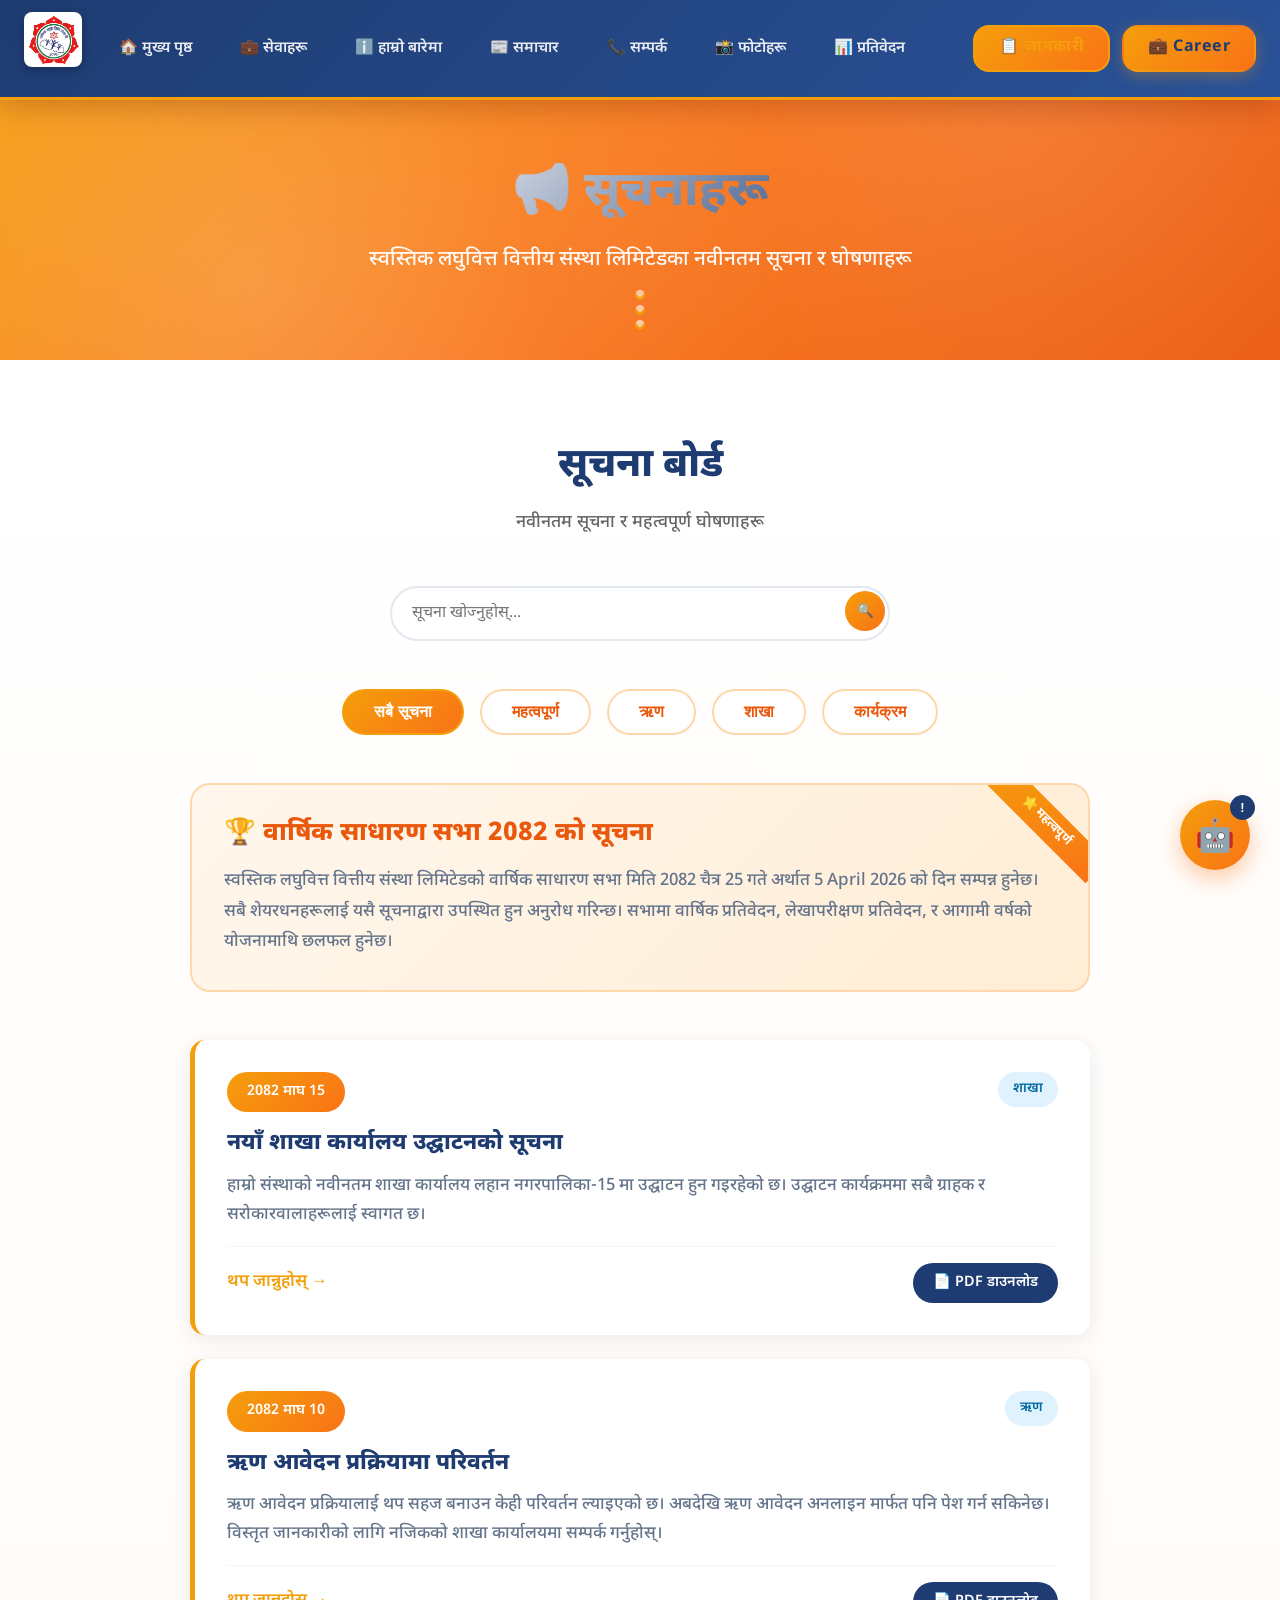
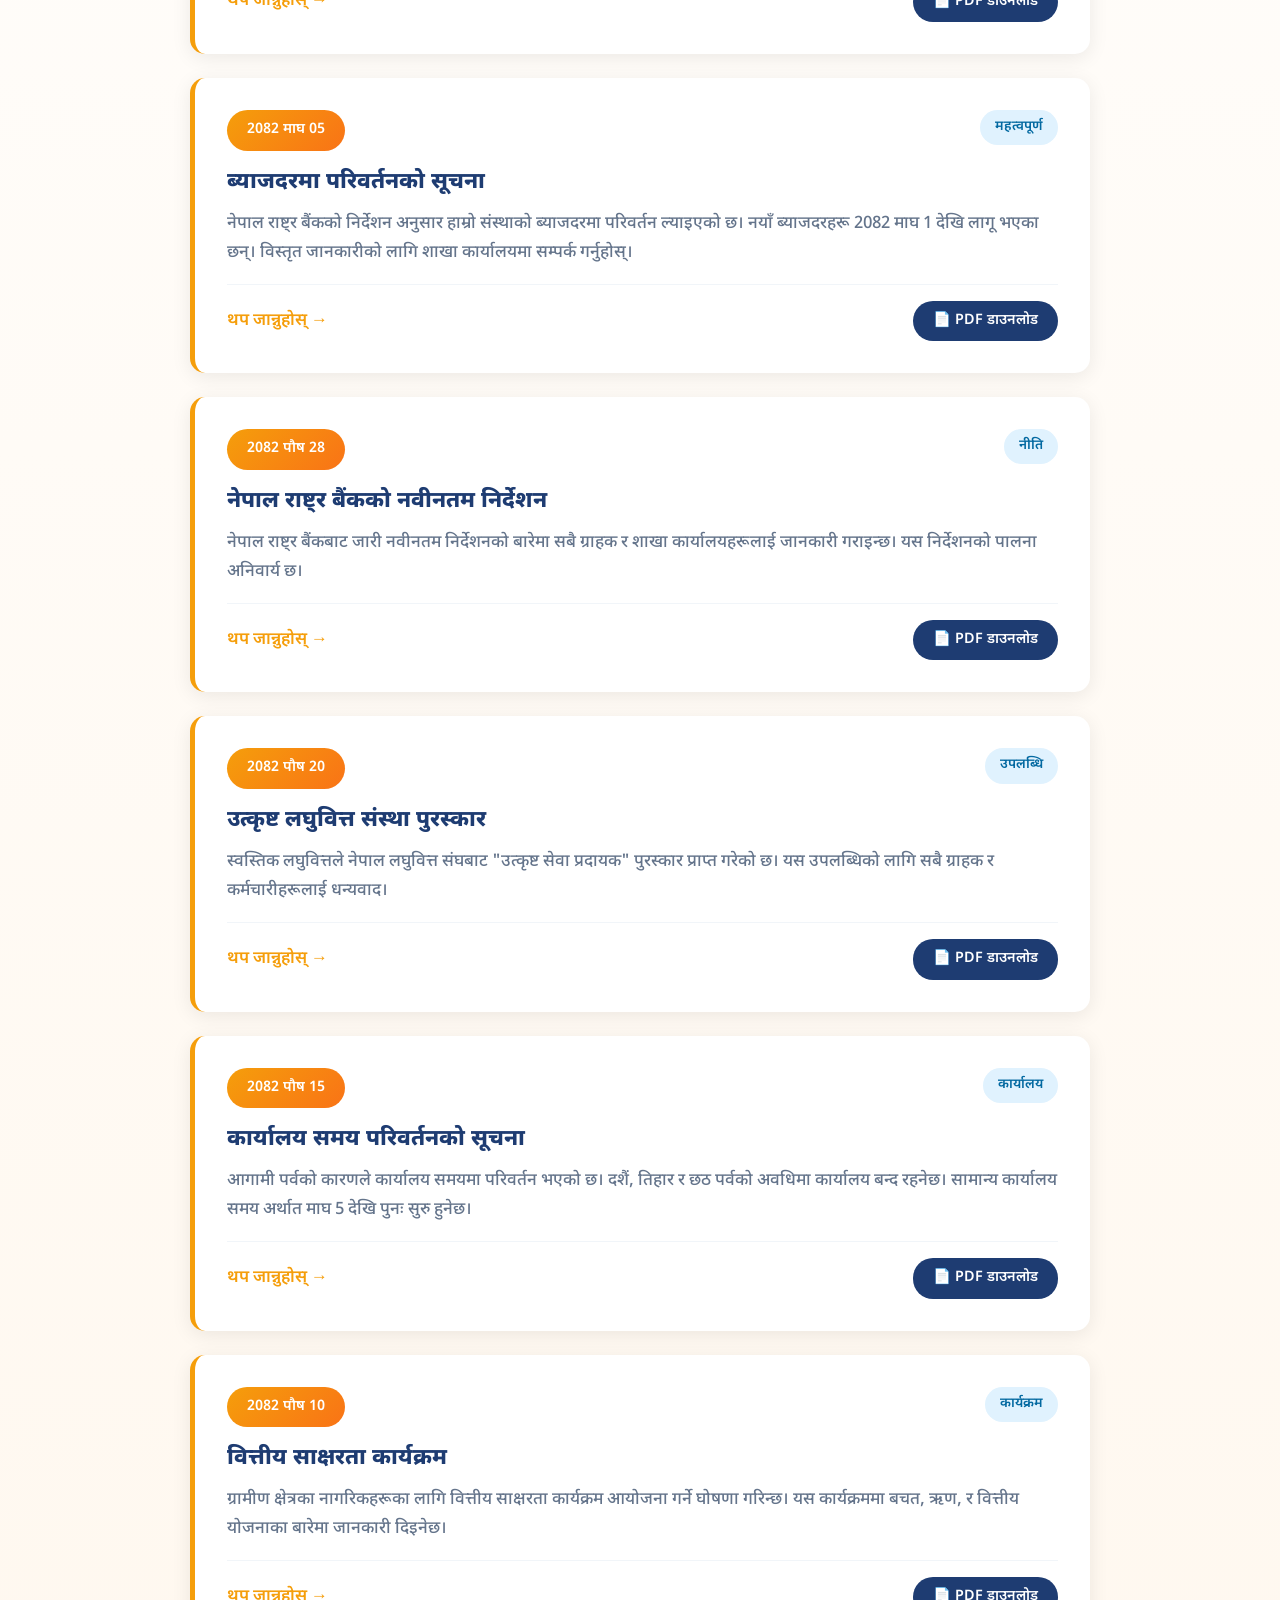
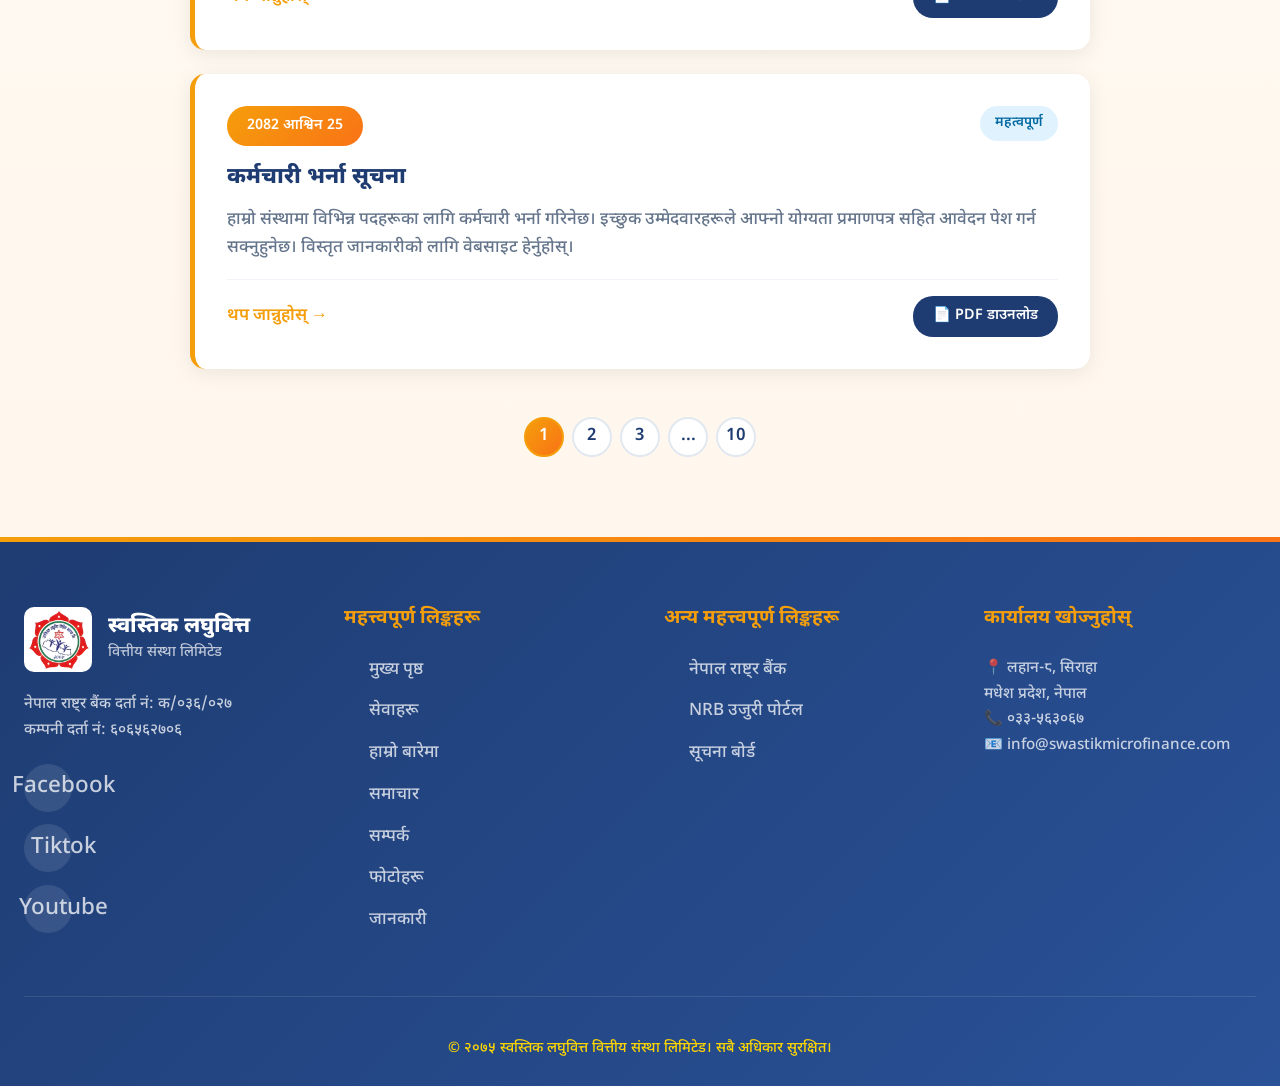
<file: notice.html>
<!DOCTYPE html>
<html lang="ne" dir="ltr">
<head>
    <meta charset="UTF-8">
    <meta name="viewport" content="width=device-width, initial-scale=1.0">
    <title>सूचनाहरू | स्वस्तिक लघुवित्त</title>
    <link href="https://fonts.googleapis.com/css2?family=Noto+Sans+Devanagari:wght@300;400;500;700&display=swap" rel="stylesheet">
    <link rel="stylesheet" href="style.css">
    <link rel="icon" type="image/png" href="logo.png">
    <script src="common.js"></script>
    <style>
        /* ========================================
           ORANGE THEME FOR NOTICE PAGE
           ======================================== */
        
        :root {
            --primary-dark: #1e3c72;
            --primary-blue: #2a5298;
            --accent-gold: #f59e0b;
            --accent-orange: #f97316;
        }

        header {
            background: linear-gradient(135deg, #1e3c72 0%, #2a5298 100%);
        }

        header.scrolled {
            background: linear-gradient(135deg, #1e3c72 0%, #2a5298 100%);
            box-shadow: 0 4px 20px rgba(30, 60, 114, 0.3);
        }

        .nav-links a:hover, 
        .nav-links a.active {
            background: linear-gradient(135deg, #f59e0b, #f97316);
            color: white !important;
        }

        .notice-hero {
            background: linear-gradient(135deg, #f59e0b 0%, #f97316 50%, #ea580c 100%);
            min-height: 40vh;
            position: relative;
            overflow: hidden;
            display: flex;
            align-items: center;
            justify-content: center;
            text-align: center;
            padding-top: 80px;
        }

        .notice-hero::before {
            content: '';
            position: absolute;
            top: 0;
            left: 0;
            right: 0;
            bottom: 0;
            background: 
                radial-gradient(circle at 20% 80%, rgba(255, 255, 255, 0.2) 0%, transparent 50%),
                radial-gradient(circle at 80% 20%, rgba(255, 255, 255, 0.15) 0%, transparent 50%);
            animation: orange-aurora 15s ease-in-out infinite;
        }

        @keyframes orange-aurora {
            0%, 100% { opacity: 0.8; transform: scale(1); }
            50% { opacity: 1; transform: scale(1.05); }
        }

        .notice-hero .container {
            position: relative;
            z-index: 1;
        }

        .notice-hero h1 {
            font-size: 3rem;
            margin-bottom: 1rem;
            background: linear-gradient(135deg, #ffffff, #1e3c72);
            -webkit-background-clip: text;
            -webkit-text-fill-color: transparent;
            background-clip: text;
            animation: fadeInUp 1s ease-out;
        }

        .notice-hero p {
            font-size: 1.3rem;
            color: rgba(255, 255, 255, 0.95);
            max-width: 600px;
            margin: 0 auto;
            animation: fadeInUp 1s ease-out 0.3s backwards;
        }

        @keyframes fadeInUp {
            from {
                opacity: 0;
                transform: translateY(30px);
            }
            to {
                opacity: 1;
                transform: translateY(0);
            }
        }

        /* Notice Board Section */
        .notice-board {
            padding: 80px 0;
            background: linear-gradient(180deg, #ffffff 0%, #fff7ed 100%);
            min-height: 60vh;
        }

        .notice-board h2 {
            text-align: center;
            font-size: 2.5rem;
            margin-bottom: 1rem;
            color: #1e3c72;
        }

        .notice-board > .container > p {
            text-align: center;
            color: #666;
            margin-bottom: 3rem;
            font-size: 1.1rem;
        }

        /* Notice Tabs */
        .notice-tabs {
            display: flex;
            justify-content: center;
            gap: 1rem;
            margin-bottom: 3rem;
            flex-wrap: wrap;
        }

        .notice-tab {
            padding: 12px 30px;
            background: white;
            border: 2px solid #fed7aa;
            border-radius: 30px;
            cursor: pointer;
            font-size: 1rem;
            font-weight: 600;
            color: #ea580c;
            transition: all 0.3s ease;
        }

        .notice-tab:hover,
        .notice-tab.active {
            background: linear-gradient(135deg, #f59e0b, #f97316);
            color: white;
            border-color: #f59e0b;
        }

        .notice-container {
            max-width: 900px;
            margin: 0 auto;
        }

        .notice-card {
            background: white;
            border-radius: 15px;
            padding: 2rem;
            margin-bottom: 1.5rem;
            box-shadow: 0 4px 20px rgba(0, 0, 0, 0.08);
            transition: all 0.3s ease;
            border-left: 5px solid #f59e0b;
            cursor: pointer;
        }

        .notice-card:hover {
            transform: translateX(10px);
            box-shadow: 0 8px 30px rgba(245, 158, 11, 0.2);
        }

        .notice-card-header {
            display: flex;
            justify-content: space-between;
            align-items: flex-start;
            margin-bottom: 1rem;
            flex-wrap: wrap;
            gap: 1rem;
        }

        .notice-card-date {
            background: linear-gradient(135deg, #f59e0b, #f97316);
            color: white;
            padding: 8px 20px;
            border-radius: 25px;
            font-size: 0.9rem;
            font-weight: 600;
        }

        .notice-card-category {
            background: #e0f2fe;
            color: #0369a1;
            padding: 6px 15px;
            border-radius: 20px;
            font-size: 0.85rem;
            font-weight: 600;
        }

        .notice-card h3 {
            font-size: 1.4rem;
            color: #1e3c72;
            margin-bottom: 0.75rem;
            line-height: 1.4;
        }

        .notice-card p {
            color: #64748b;
            line-height: 1.7;
            margin-bottom: 1rem;
        }

        .notice-card-footer {
            display: flex;
            justify-content: space-between;
            align-items: center;
            padding-top: 1rem;
            border-top: 1px solid #f1f5f9;
        }

        .notice-view-btn {
            display: inline-flex;
            align-items: center;
            gap: 8px;
            color: #f59e0b;
            font-weight: 600;
            text-decoration: none;
            transition: all 0.3s ease;
        }

        .notice-view-btn:hover {
            color: #ea580c;
            gap: 12px;
        }

        .notice-download {
            display: inline-flex;
            align-items: center;
            gap: 8px;
            background: #1e3c72;
            color: white;
            padding: 8px 20px;
            border-radius: 20px;
            font-size: 0.9rem;
            font-weight: 600;
            text-decoration: none;
            transition: all 0.3s ease;
        }

        .notice-download:hover {
            background: #f59e0b;
        }

        /* Featured Notice */
        .featured-notice {
            background: linear-gradient(135deg, #fff7ed, #ffedd5);
            border: 2px solid #fed7aa;
            border-radius: 20px;
            padding: 2rem;
            margin-bottom: 3rem;
            position: relative;
            overflow: hidden;
        }

        .featured-notice::before {
            content: '⭐ महत्वपूर्ण';
            position: absolute;
            top: 20px;
            right: -30px;
            background: linear-gradient(135deg, #f59e0b, #f97316);
            color: white;
            padding: 5px 40px;
            font-size: 0.8rem;
            font-weight: 700;
            transform: rotate(45deg);
        }

        .featured-notice h3 {
            font-size: 1.6rem;
            color: #ea580c;
            margin-bottom: 1rem;
        }

        .featured-notice p {
            color: #64748b;
            line-height: 1.8;
        }

        /* Pagination */
        .notice-pagination {
            display: flex;
            justify-content: center;
            gap: 0.5rem;
            margin-top: 3rem;
        }

        .notice-page {
            width: 40px;
            height: 40px;
            border-radius: 50%;
            display: flex;
            align-items: center;
            justify-content: center;
            background: white;
            border: 2px solid #e2e8f0;
            color: #1e3c72;
            font-weight: 600;
            cursor: pointer;
            transition: all 0.3s ease;
        }

        .notice-page:hover,
        .notice-page.active {
            background: linear-gradient(135deg, #f59e0b, #f97316);
            color: white;
            border-color: #f59e0b;
        }

        /* Search Box */
        .notice-search {
            max-width: 500px;
            margin: 0 auto 3rem;
            position: relative;
        }

        .notice-search input {
            width: 100%;
            padding: 15px 50px 15px 20px;
            border: 2px solid #e2e8f0;
            border-radius: 30px;
            font-size: 1rem;
            font-family: inherit;
            transition: all 0.3s ease;
        }

        .notice-search input:focus {
            outline: none;
            border-color: #f59e0b;
            box-shadow: 0 0 0 3px rgba(245, 158, 11, 0.1);
        }

        .notice-search button {
            position: absolute;
            right: 5px;
            top: 5px;
            width: 40px;
            height: 40px;
            border-radius: 50%;
            background: linear-gradient(135deg, #f59e0b, #f97316);
            border: none;
            color: white;
            cursor: pointer;
            transition: all 0.3s ease;
        }

        .notice-search button:hover {
            transform: scale(1.1);
        }

        /* Scroll Indicator */
        .scroll-indicator {
            position: absolute;
            bottom: 30px;
            left: 50%;
            transform: translateX(-50%);
            display: flex;
            flex-direction: column;
            align-items: center;
            gap: 5px;
        }

        .scroll-indicator span {
            width: 10px;
            height: 10px;
            background: rgba(255, 255, 255, 0.6);
            border-radius: 50%;
            animation: scroll-bounce 2s infinite;
        }

        .scroll-indicator span:nth-child(2) {
            animation-delay: 0.2s;
        }

        .scroll-indicator span:nth-child(3) {
            animation-delay: 0.4s;
        }

        @keyframes scroll-bounce {
            0%, 100% { transform: translateY(0); }
            50% { transform: translateY(10px); }
        }

        footer {
            background: linear-gradient(135deg, #1e3c72, #2a5298);
        }

        footer h4 {
            color: #f59e0b;
        }

        footer a:hover {
            color: #f59e0b;
        }

        .preloader {
            background: linear-gradient(135deg, #f59e0b, #f97316);
        }

        .preloader-spinner {
            border: 4px solid rgba(255, 255, 255, 0.3);
            border-top: 4px solid white;
        }

        @media (max-width: 768px) {
            .notice-hero h1 {
                font-size: 2rem;
            }
            
            .notice-card {
                padding: 1.5rem;
            }
            
            .notice-tabs {
                gap: 0.5rem;
            }
            
            .notice-tab {
                padding: 10px 20px;
                font-size: 0.9rem;
            }
        }

        /* ========================================
           AI CHATBOT STYLES
           ======================================== */
        .ai-chatbot-toggle {
            position: fixed;
            bottom: 30px;
            right: 30px;
            width: 70px;
            height: 70px;
            border-radius: 50%;
            background: linear-gradient(135deg, #f59e0b, #f97316);
            border: none;
            cursor: pointer;
            box-shadow: 0 8px 25px rgba(249, 115, 22, 0.4);
            z-index: 9999;
            display: flex;
            align-items: center;
            justify-content: center;
            font-size: 2rem;
            transition: all 0.3s ease;
        }

        .ai-chatbot-toggle:hover {
            transform: scale(1.1);
            box-shadow: 0 12px 35px rgba(249, 115, 22, 0.5);
        }

        .ai-chatbot-toggle::before {
            content: '🤖';
        }

        .ai-chatbot-badge {
            position: absolute;
            top: -5px;
            right: -5px;
            background: #1e3c72;
            color: white;
            width: 25px;
            height: 25px;
            border-radius: 50%;
            font-size: 0.8rem;
            display: flex;
            align-items: center;
            justify-content: center;
            font-weight: bold;
            animation: pulse 2s infinite;
        }

        @keyframes pulse {
            0%, 100% { transform: scale(1); }
            50% { transform: scale(1.1); }
        }

        .ai-chatbot-window {
            position: fixed;
            bottom: 110px;
            right: 30px;
            width: 380px;
            height: 520px;
            background: white;
            border-radius: 20px;
            box-shadow: 0 15px 50px rgba(0, 0, 0, 0.2);
            z-index: 9998;
            display: none;
            flex-direction: column;
            overflow: hidden;
        }

        .ai-chatbot-window.show {
            display: flex;
            animation: slideUp 0.3s ease;
        }

        @keyframes slideUp {
            from { opacity: 0; transform: translateY(20px); }
            to { opacity: 1; transform: translateY(0); }
        }

        .ai-chatbot-header {
            background: linear-gradient(135deg, #f59e0b, #f97316);
            color: white;
            padding: 15px 20px;
            display: flex;
            align-items: center;
            justify-content: space-between;
        }

        .ai-chatbot-header-info {
            display: flex;
            align-items: center;
            gap: 10px;
        }

        .ai-chatbot-avatar {
            width: 40px;
            height: 40px;
            border-radius: 50%;
            background: rgba(255, 255, 255, 0.2);
            display: flex;
            align-items: center;
            justify-content: center;
            font-size: 1.5rem;
        }

        .ai-chatbot-title { font-weight: 600; font-size: 1rem; }
        .ai-chatbot-subtitle { font-size: 0.75rem; opacity: 0.8; }

        .ai-chatbot-actions { display: flex; gap: 10px; }

        .ai-chatbot-minimize, .ai-chatbot-close {
            background: rgba(255, 255, 255, 0.2);
            border: none;
            color: white;
            width: 30px;
            height: 30px;
            border-radius: 50%;
            cursor: pointer;
            display: flex;
            align-items: center;
            justify-content: center;
            transition: all 0.3s ease;
        }

        .ai-chatbot-minimize:hover, .ai-chatbot-close:hover {
            background: rgba(255, 255, 255, 0.3);
        }

        .ai-chatbot-messages {
            flex: 1;
            padding: 15px;
            overflow-y: auto;
            background: #fff7ed;
            display: flex;
            flex-direction: column;
            gap: 12px;
        }

        .ai-chatbot-message { display: flex; gap: 10px; max-width: 85%; }
        .ai-chatbot-message-user { align-self: flex-end; flex-direction: row-reverse; }

        .ai-chatbot-message-avatar {
            width: 32px;
            height: 32px;
            border-radius: 50%;
            display: flex;
            align-items: center;
            justify-content: center;
            font-size: 1.2rem;
            flex-shrink: 0;
        }

        .ai-chatbot-message-bot .ai-chatbot-message-avatar {
            background: linear-gradient(135deg, #f59e0b, #f97316);
        }

        .ai-chatbot-message-user .ai-chatbot-message-avatar {
            background: linear-gradient(135deg, #1e3c72, #2a5298);
        }

        .ai-chatbot-message-content { display: flex; flex-direction: column; gap: 4px; }

        .ai-chatbot-message-bubble {
            padding: 10px 14px;
            border-radius: 15px;
            font-size: 0.9rem;
            line-height: 1.5;
        }

        .ai-chatbot-message-bot .ai-chatbot-message-bubble {
            background: white;
            color: #333;
            border-bottom-left-radius: 4px;
            box-shadow: 0 2px 8px rgba(0, 0, 0, 0.08);
        }

        .ai-chatbot-message-user .ai-chatbot-message-bubble {
            background: linear-gradient(135deg, #f59e0b, #f97316);
            color: white;
            border-bottom-right-radius: 4px;
        }

        .ai-chatbot-message-time { font-size: 0.7rem; color: #999; padding: 0 5px; }
        .ai-chatbot-message-user .ai-chatbot-message-time { text-align: right; }

        .ai-chatbot-typing {
            display: none;
            padding: 10px 14px;
            background: white;
            border-radius: 15px;
            border-bottom-left-radius: 4px;
            box-shadow: 0 2px 8px rgba(0, 0, 0, 0.08);
        }

        .ai-chatbot-typing-dots { display: flex; gap: 4px; }

        .ai-chatbot-typing-dots span {
            width: 8px;
            height: 8px;
            border-radius: 50%;
            background: #f59e0b;
            animation: typingBounce 1.4s infinite;
        }

        .ai-chatbot-typing-dots span:nth-child(2) { animation-delay: 0.2s; }
        .ai-chatbot-typing-dots span:nth-child(3) { animation-delay: 0.4s; }

        @keyframes typingBounce {
            0%, 60%, 100% { transform: translateY(0); }
            30% { transform: translateY(-10px); }
        }

        .ai-chatbot-input-area {
            padding: 15px;
            background: white;
            border-top: 1px solid #fed7aa;
            display: flex;
            gap: 10px;
            align-items: center;
        }

        .ai-chatbot-input {
            flex: 1;
            padding: 12px 15px;
            border: 2px solid #fed7aa;
            border-radius: 25px;
            font-size: 0.9rem;
            font-family: inherit;
            transition: all 0.3s ease;
        }

        .ai-chatbot-input:focus { outline: none; border-color: #f59e0b; }

        .ai-chatbot-send {
            width: 45px;
            height: 45px;
            border-radius: 50%;
            background: linear-gradient(135deg, #f59e0b, #f97316);
            border: none;
            color: white;
            cursor: pointer;
            display: flex;
            align-items: center;
            justify-content: center;
            font-size: 1.2rem;
            transition: all 0.3s ease;
        }

        .ai-chatbot-send:hover {
            transform: scale(1.1);
            background: linear-gradient(135deg, #1e3c72, #2a5298);
        }

        .ai-chatbot-voice {
            width: 45px;
            height: 45px;
            border-radius: 50%;
            background: #1e3c72;
            border: none;
            color: white;
            cursor: pointer;
            display: flex;
            align-items: center;
            justify-content: center;
            font-size: 1.2rem;
            transition: all 0.3s ease;
        }

        .ai-chatbot-voice:hover { transform: scale(1.1); background: #2a5298; }

        .ai-chatbot-voice.listening {
            background: #ef4444;
            animation: voicePulse 1s infinite;
        }

        @keyframes voicePulse {
            0%, 100% { box-shadow: 0 0 0 0 rgba(239, 68, 68, 0.4); }
            50% { box-shadow: 0 0 0 15px rgba(239, 68, 68, 0); }
        }

        .ai-chatbot-quick-replies {
            display: flex;
            flex-wrap: wrap;
            gap: 8px;
            padding: 10px 15px;
            background: #fff7ed;
            border-top: 1px solid #fed7aa;
        }

        .ai-chatbot-quick-reply {
            padding: 8px 15px;
            background: white;
            border: 1px solid #fed7aa;
            border-radius: 20px;
            font-size: 0.8rem;
            cursor: pointer;
            transition: all 0.3s ease;
        }

        .ai-chatbot-quick-reply:hover {
            background: linear-gradient(135deg, #f59e0b, #f97316);
            color: white;
            border-color: #f59e0b;
        }

        @media (max-width: 480px) {
            .ai-chatbot-window {
                width: calc(100% - 20px);
                right: 10px;
                bottom: 90px;
                height: calc(100vh - 150px);
            }
            .ai-chatbot-toggle {
                bottom: 20px;
                right: 20px;
                width: 60px;
                height: 60px;
                font-size: 1.5rem;
            }
        }
    </style>
</head>
<body>
    <div class="preloader" id="preloader">
        <div class="preloader-logo">
            <img src="logo.png" alt="स्वस्तिक लघुवित्त">
        </div>
        <div class="preloader-text">स्वस्तिक लघुवित्त</div>
        <div class="preloader-spinner"></div>
    </div>

    <header>
        <nav>
            <div class="logo">
                <a href="index.html">
                    <img src="logo.png" alt="स्वस्तिक लघुवित्त वित्तीय संस्था लिमिटेड">
                </a>
            </div>
            <div class="nav-container">
                <ul class="nav-links">
                    <li><a href="index.html">🏠 मुख्य पृष्ठ</a></li>
                    <li><a href="Service.html">💼 सेवाहरू</a></li>
                    <li><a href="about.html">ℹ️ हाम्रो बारेमा</a></li>
                    <li><a href="news.html">📰 समाचार</a></li>
                    <li><a href="contact.html">📞 सम्पर्क</a></li>
                    <li><a href="photos.html">📸 फोटोहरू</a></li>
                    <li><a href="report.html">📊 प्रतिवेदन</a></li>
                </ul>
                <div class="auth-buttons">
                    <!-- <div id="datetime-display" style="background: rgba(255,255,255,0.15); padding: 8px 15px; border-radius: 20px; font-size: 0.85rem; font-weight: 600; margin-right: 10px; white-space: nowrap;"></div> -->
                    <a href="information.html" class="btn-login" style="background: linear-gradient(135deg, #f59e0b, #f97316);">📋 जानकारी</a>
                <a href="career.html" class="btn-career">💼 Career</a>
                </div>
            </div>
            <div class="hamburger">
                <span></span>
                <span></span>
                <span></span>
            </div>
        </nav>
    </header>

    <!-- Hero Section -->
    <section class="notice-hero">
        <div class="container">
            <h1>📢 सूचनाहरू</h1>
            <p>स्वस्तिक लघुवित्त वित्तीय संस्था लिमिटेडका नवीनतम सूचना र घोषणाहरू</p>
        </div>
        
        <div class="scroll-indicator">
            <span></span>
            <span></span>
            <span></span>
        </div>
    </section>

    <!-- Notice Board Section -->
    <section class="notice-board">
        <div class="container">
            <h2>सूचना बोर्ड</h2>
            <p>नवीनतम सूचना र महत्वपूर्ण घोषणाहरू</p>
            
            <!-- Search Box -->
            <div class="notice-search">
                <input type="text" placeholder="सूचना खोज्नुहोस्...">
                <button>🔍</button>
            </div>
            
            <!-- Notice Tabs -->
            <div class="notice-tabs">
                <button class="notice-tab active">सबै सूचना</button>
                <button class="notice-tab">महत्वपूर्ण</button>
                <button class="notice-tab">ऋण</button>
                <button class="notice-tab">शाखा</button>
                <button class="notice-tab">कार्यक्रम</button>
            </div>
            
            <div class="notice-container">
                <!-- Featured Notice -->
                <div class="featured-notice">
                    <h3>🏆 वार्षिक साधारण सभा 2082 को सूचना</h3>
                    <p>स्वस्तिक लघुवित्त वित्तीय संस्था लिमिटेडको वार्षिक साधारण सभा मिति 2082 चैत्र 25 गते अर्थात 5 April 2026 को दिन सम्पन्न हुनेछ। सबै शेयरधनहरूलाई यसै सूचनाद्वारा उपस्थित हुन अनुरोध गरिन्छ। सभामा वार्षिक प्रतिवेदन, लेखापरीक्षण प्रतिवेदन, र आगामी वर्षको योजनामाथि छलफल हुनेछ।</p>
                </div>
                
                <!-- Notice Card 1 -->
                <div class="notice-card">
                    <div class="notice-card-header">
                        <span class="notice-card-date">2082 माघ 15</span>
                        <span class="notice-card-category">शाखा</span>
                    </div>
                    <h3>नयाँ शाखा कार्यालय उद्घाटनको सूचना</h3>
                    <p>हाम्रो संस्थाको नवीनतम शाखा कार्यालय लहान नगरपालिका-15 मा उद्घाटन हुन गइरहेको छ। उद्घाटन कार्यक्रममा सबै ग्राहक र सरोकारवालाहरूलाई स्वागत छ।</p>
                    <div class="notice-card-footer">
                        <a href="#" class="notice-view-btn">थप जान्नुहोस् →</a>
                        <a href="#" class="notice-download">📄 PDF डाउनलोड</a>
                    </div>
                </div>
                
                <!-- Notice Card 2 -->
                <div class="notice-card">
                    <div class="notice-card-header">
                        <span class="notice-card-date">2082 माघ 10</span>
                        <span class="notice-card-category">ऋण</span>
                    </div>
                    <h3>ऋण आवेदन प्रक्रियामा परिवर्तन</h3>
                    <p>ऋण आवेदन प्रक्रियालाई थप सहज बनाउन केही परिवर्तन ल्याइएको छ। अबदेखि ऋण आवेदन अनलाइन मार्फत पनि पेश गर्न सकिनेछ। विस्तृत जानकारीको लागि नजिकको शाखा कार्यालयमा सम्पर्क गर्नुहोस्।</p>
                    <div class="notice-card-footer">
                        <a href="#" class="notice-view-btn">थप जान्नुहोस् →</a>
                        <a href="#" class="notice-download">📄 PDF डाउनलोड</a>
                    </div>
                </div>
                
                <!-- Notice Card 3 -->
                <div class="notice-card">
                    <div class="notice-card-header">
                        <span class="notice-card-date">2082 माघ 05</span>
                        <span class="notice-card-category">महत्वपूर्ण</span>
                    </div>
                    <h3>ब्याजदरमा परिवर्तनको सूचना</h3>
                    <p>नेपाल राष्ट्र बैंकको निर्देशन अनुसार हाम्रो संस्थाको ब्याजदरमा परिवर्तन ल्याइएको छ। नयाँ ब्याजदरहरू 2082 माघ 1 देखि लागू भएका छन्। विस्तृत जानकारीको लागि शाखा कार्यालयमा सम्पर्क गर्नुहोस्।</p>
                    <div class="notice-card-footer">
                        <a href="#" class="notice-view-btn">थप जान्नुहोस् →</a>
                        <a href="#" class="notice-download">📄 PDF डाउनलोड</a>
                    </div>
                </div>
                
                <!-- Notice Card 4 -->
                <div class="notice-card">
                    <div class="notice-card-header">
                        <span class="notice-card-date">2082 पौष 28</span>
                        <span class="notice-card-category">नीति</span>
                    </div>
                    <h3>नेपाल राष्ट्र बैंकको नवीनतम निर्देशन</h3>
                    <p>नेपाल राष्ट्र बैंकबाट जारी नवीनतम निर्देशनको बारेमा सबै ग्राहक र शाखा कार्यालयहरूलाई जानकारी गराइन्छ। यस निर्देशनको पालना अनिवार्य छ।</p>
                    <div class="notice-card-footer">
                        <a href="#" class="notice-view-btn">थप जान्नुहोस् →</a>
                        <a href="#" class="notice-download">📄 PDF डाउनलोड</a>
                    </div>
                </div>
                
                <!-- Notice Card 5 -->
                <div class="notice-card">
                    <div class="notice-card-header">
                        <span class="notice-card-date">2082 पौष 20</span>
                        <span class="notice-card-category">उपलब्धि</span>
                    </div>
                    <h3>उत्कृष्ट लघुवित्त संस्था पुरस्कार</h3>
                    <p>स्वस्तिक लघुवित्तले नेपाल लघुवित्त संघबाट "उत्कृष्ट सेवा प्रदायक" पुरस्कार प्राप्त गरेको छ। यस उपलब्धिको लागि सबै ग्राहक र कर्मचारीहरूलाई धन्यवाद।</p>
                    <div class="notice-card-footer">
                        <a href="#" class="notice-view-btn">थप जान्नुहोस् →</a>
                        <a href="#" class="notice-download">📄 PDF डाउनलोड</a>
                    </div>
                </div>
                
                <!-- Notice Card 6 -->
                <div class="notice-card">
                    <div class="notice-card-header">
                        <span class="notice-card-date">2082 पौष 15</span>
                        <span class="notice-card-category">कार्यालय</span>
                    </div>
                    <h3>कार्यालय समय परिवर्तनको सूचना</h3>
                    <p>आगामी पर्वको कारणले कार्यालय समयमा परिवर्तन भएको छ। दशैं, तिहार र छठ पर्वको अवधिमा कार्यालय बन्द रहनेछ। सामान्य कार्यालय समय अर्थात माघ 5 देखि पुनः सुरु हुनेछ।</p>
                    <div class="notice-card-footer">
                        <a href="#" class="notice-view-btn">थप जान्नुहोस् →</a>
                        <a href="#" class="notice-download">📄 PDF डाउनलोड</a>
                    </div>
                </div>
                
                <!-- Notice Card 7 -->
                <div class="notice-card">
                    <div class="notice-card-header">
                        <span class="notice-card-date">2082 पौष 10</span>
                        <span class="notice-card-category">कार्यक्रम</span>
                    </div>
                    <h3>वित्तीय साक्षरता कार्यक्रम</h3>
                    <p>ग्रामीण क्षेत्रका नागरिकहरूका लागि वित्तीय साक्षरता कार्यक्रम आयोजना गर्ने घोषणा गरिन्छ। यस कार्यक्रममा बचत, ऋण, र वित्तीय योजनाका बारेमा जानकारी दिइनेछ।</p>
                    <div class="notice-card-footer">
                        <a href="#" class="notice-view-btn">थप जान्नुहोस् →</a>
                        <a href="#" class="notice-download">📄 PDF डाउनलोड</a>
                    </div>
                </div>
                
                <!-- Notice Card 8 -->
                <div class="notice-card">
                    <div class="notice-card-header">
                        <span class="notice-card-date">2082 आश्विन 25</span>
                        <span class="notice-card-category">महत्वपूर्ण</span>
                    </div>
                    <h3>कर्मचारी भर्ना सूचना</h3>
                    <p>हाम्रो संस्थामा विभिन्न पदहरूका लागि कर्मचारी भर्ना गरिनेछ। इच्छुक उम्मेदवारहरूले आफ्नो योग्यता प्रमाणपत्र सहित आवेदन पेश गर्न सक्नुहुनेछ। विस्तृत जानकारीको लागि वेबसाइट हेर्नुहोस्।</p>
                    <div class="notice-card-footer">
                        <a href="#" class="notice-view-btn">थप जान्नुहोस् →</a>
                        <a href="#" class="notice-download">📄 PDF डाउनलोड</a>
                    </div>
                </div>
            </div>
            
            <!-- Pagination -->
            <div class="notice-pagination">
                <span class="notice-page active">1</span>
                <span class="notice-page">2</span>
                <span class="notice-page">3</span>
                <span class="notice-page">...</span>
                <span class="notice-page">10</span>
            </div>
        </div>
    </section>

    <footer>
        <div class="container">
            <div class="footer-content">
                <div>
                    <div class="footer-logo">
                        <img src="logo.png" alt="स्वस्तिक">
                        <div class="footer-logo-text">
                            <h3>स्वस्तिक लघुवित्त</h3>
                            <p>वित्तीय संस्था लिमिटेड</p>
                        </div>
                    </div>
                    <p>नेपाल राष्ट्र बैंक दर्ता नं: क/०३६/०२७<br>कम्पनी दर्ता नं: ६०६५६२७०६</p>
                       <div class="social-links">
                        <ul>
                            <li><a href="https://www.facebook.com/share/18MC7VDGaR/" target="_blank">Facebook</a></li>
                            <li><a href="https://www.tiktok.com/@swastiklaghubitta?is_from_webapp=1&sender_device=pc" target="_blank">Tiktok</a></li>
                            <li><a href="https://www.youtube.com/channel/UCdu6HT8zTUpHM8_EKTUJBww" target="_blank">Youtube</a></li>
                        <!-- <a href="https://facebook.com/swastiklaghubitta" target="_blank">Facebook</a>
                        <a href="https://www.tiktok.com/@swastiklaghubitta?is_from_webapp=1&sender_device=pc" target="_blank"><span>Tiktok</span></a>
                        <a href="UCdu6HT8zTUpHM8_EKTUJBww" target="_blank"><span>Youtube</span></a> -->
                    </div>
                </div>
                <div>
                    <h4>महत्त्वपूर्ण लिङ्कहरू</h4>
                    <ul>
                        <li><a href="index.html">मुख्य पृष्ठ</a></li>
                        <li><a href="Service.html">सेवाहरू</a></li>
                        <li><a href="about.html">हाम्रो बारेमा</a></li>
                        <li><a href="news.html">समाचार</a></li>
                        <li><a href="contact.html">सम्पर्क</a></li>
                        <li><a href="photos.html">फोटोहरू</a></li>
                        <li><a href="information.html">जानकारी</a></li>
                    </ul>
                </div>
                    <div>
                    <h4> अन्य महत्त्वपूर्ण लिङ्कहरू</h4>
                    <ul>
                        <li><a href="https://www.nrb.org.np">नेपाल राष्ट्र बैंक</a></li>
                        <li><a href="https://gunaso.nrb.org.np">NRB उजुरी पोर्टल</a></li>
                        <li><a href="notice.html">सूचना बोर्ड</a></li>
                        <!-- <li><a href="about.html">हाम्रो बारेमा</a></li>
                        <li><a href="news.html">समाचार</a></li>
                        <li><a href="contact.html">सम्पर्क</a></li>
                        <li><a href="photos.html">फोटोहरू</a></li>
                        <li><a href="https://gunaso.nrb.org.np">जानकारी</a></li> -->
                         
                    </ul>
                </div>
                <div>
                    <h4>कार्यालय खोज्नुहोस्</h4>
                    <p>📍 लहान-८, सिराहा<br>मधेश प्रदेश, नेपाल</p>
                    <p>📞 ०३३-५६३०६७</p>
                    <p>📧 info@swastikmicrofinance.com</p>
                </div>
            </div>
            <div class="footer-bottom">
                <p style="color: #FFD700;">&copy; २०७५ स्वस्तिक लघुवित्त वित्तीय संस्था लिमिटेड। सबै अधिकार सुरक्षित।</p>
            </div>
        </div>
    </footer>

    <script>
        window.addEventListener('load', function() {
            setTimeout(function() {
                document.getElementById('preloader').classList.add('fade-out');
            }, 1500);
        });

        const hamburger = document.querySelector('.hamburger');
        const navLinks = document.querySelector('.nav-links');
        hamburger.addEventListener('click', () => {
            navLinks.classList.toggle('active');
        });

        window.addEventListener('scroll', function() {
            const header = document.querySelector('header');
            if (window.scrollY > 50) {
                header.classList.add('scrolled');
            } else {
                header.classList.remove('scrolled');
            }
        });

        // Tab functionality
        document.querySelectorAll('.notice-tab').forEach(tab => {
            tab.addEventListener('click', function() {
                document.querySelectorAll('.notice-tab').forEach(t => t.classList.remove('active'));
                this.classList.add('active');
            });
        });

        // Pagination functionality
        document.querySelectorAll('.notice-page').forEach(page => {
            page.addEventListener('click', function() {
                document.querySelectorAll('.notice-page').forEach(p => p.classList.remove('active'));
                this.classList.add('active');
            });
        });
    </script>

    <!-- AI Chatbot -->
    <button id="aiChatbotToggle" class="ai-chatbot-toggle" onclick="toggleAIChatbot()">
        <span id="aiChatbotBadge" class="ai-chatbot-badge">!</span>
    </button>

    <div id="aiChatbotWindow" class="ai-chatbot-window">
        <div class="ai-chatbot-header">
            <div class="ai-chatbot-header-info">
                <div class="ai-chatbot-avatar">🤖</div>
                <div>
                    <div class="ai-chatbot-title">AI सहायक</div>
                    <div class="ai-chatbot-subtitle">स्वस्तिक लघुवित्त</div>
                </div>
            </div>
            <div class="ai-chatbot-actions">
                <button class="ai-chatbot-minimize" onclick="minimizeAIChatbot()">−</button>
                <button class="ai-chatbot-close" onclick="closeAIChatbot()">×</button>
            </div>
        </div>
        <div id="aiChatbotMessages" class="ai-chatbot-messages">
            <div class="ai-chatbot-message ai-chatbot-message-bot">
                <div class="ai-chatbot-message-avatar">🤖</div>
                <div class="ai-chatbot-message-content">
                    <div class="ai-chatbot-message-bubble">
                        नमस्ते! 👋<br><br>म स्वस्तिक लघुवित्तको AI सहायक हुँ।<br><br>तपाईंलाई कस्तो सहायता चाहिएको छ?
                    </div>
                    <span class="ai-chatbot-message-time">अहिले</span>
                </div>
            </div>
        </div>
        <div id="aiChatbotTyping" class="ai-chatbot-typing" style="display: none;">
            <div class="ai-chatbot-message ai-chatbot-message-bot">
                <div class="ai-chatbot-message-avatar">🤖</div>
                <div class="ai-chatbot-message-content">
                    <div class="ai-chatbot-typing-dots">
                        <span></span>
                        <span></span>
                        <span></span>
                    </div>
                </div>
            </div>
        </div>
        <div class="ai-chatbot-quick-replies">
            <span class="ai-chatbot-quick-reply" onclick="quickAIReply('ऋण कसरी लिने?')">ऋण कसरी लिने?</span>
            <span class="ai-chatbot-quick-reply" onclick="quickAIReply('ब्याजदर')">ब्याजदर</span>
            <span class="ai-chatbot-quick-reply" onclick="quickAIReply('शाखा कार्यालय')">शाखा</span>
            <span class="ai-chatbot-quick-reply" onclick="quickAIReply('सम्पर्क')">सम्पर्क</span>
        </div>
        <div class="ai-chatbot-input-area">
            <input type="text" id="aiChatbotInput" class="ai-chatbot-input" placeholder="तपाईंको प्रश्न लेख्नुहोस्..." onkeypress="handleAIChatKeyPress(event)">
            <button class="ai-chatbot-send" onclick="sendAIChatMessage()">➤</button>
            <button id="aiVoiceBtn" class="ai-chatbot-voice" onclick="toggleVoiceInput()">🎤</button>
        </div>
    </div>

    <script src="ai-chatbot.js"></script>
</body>
</html>
</file>
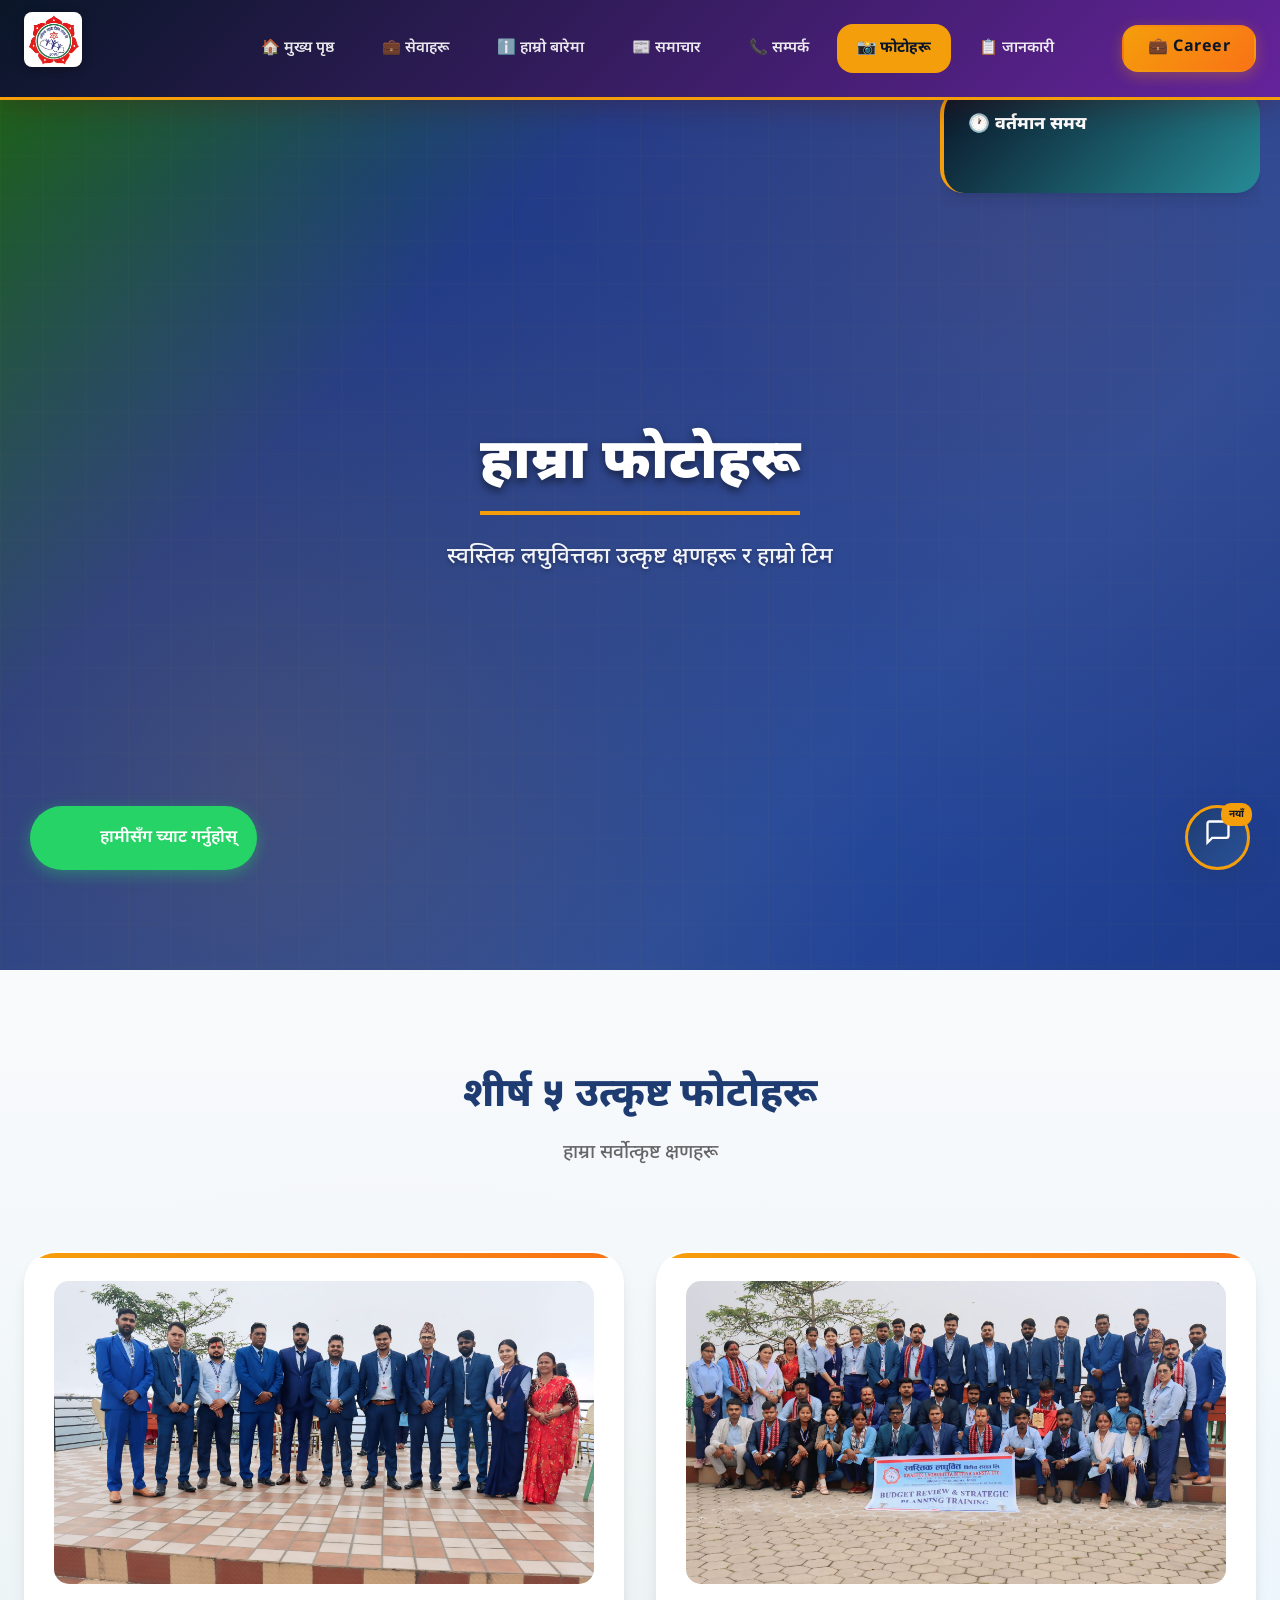
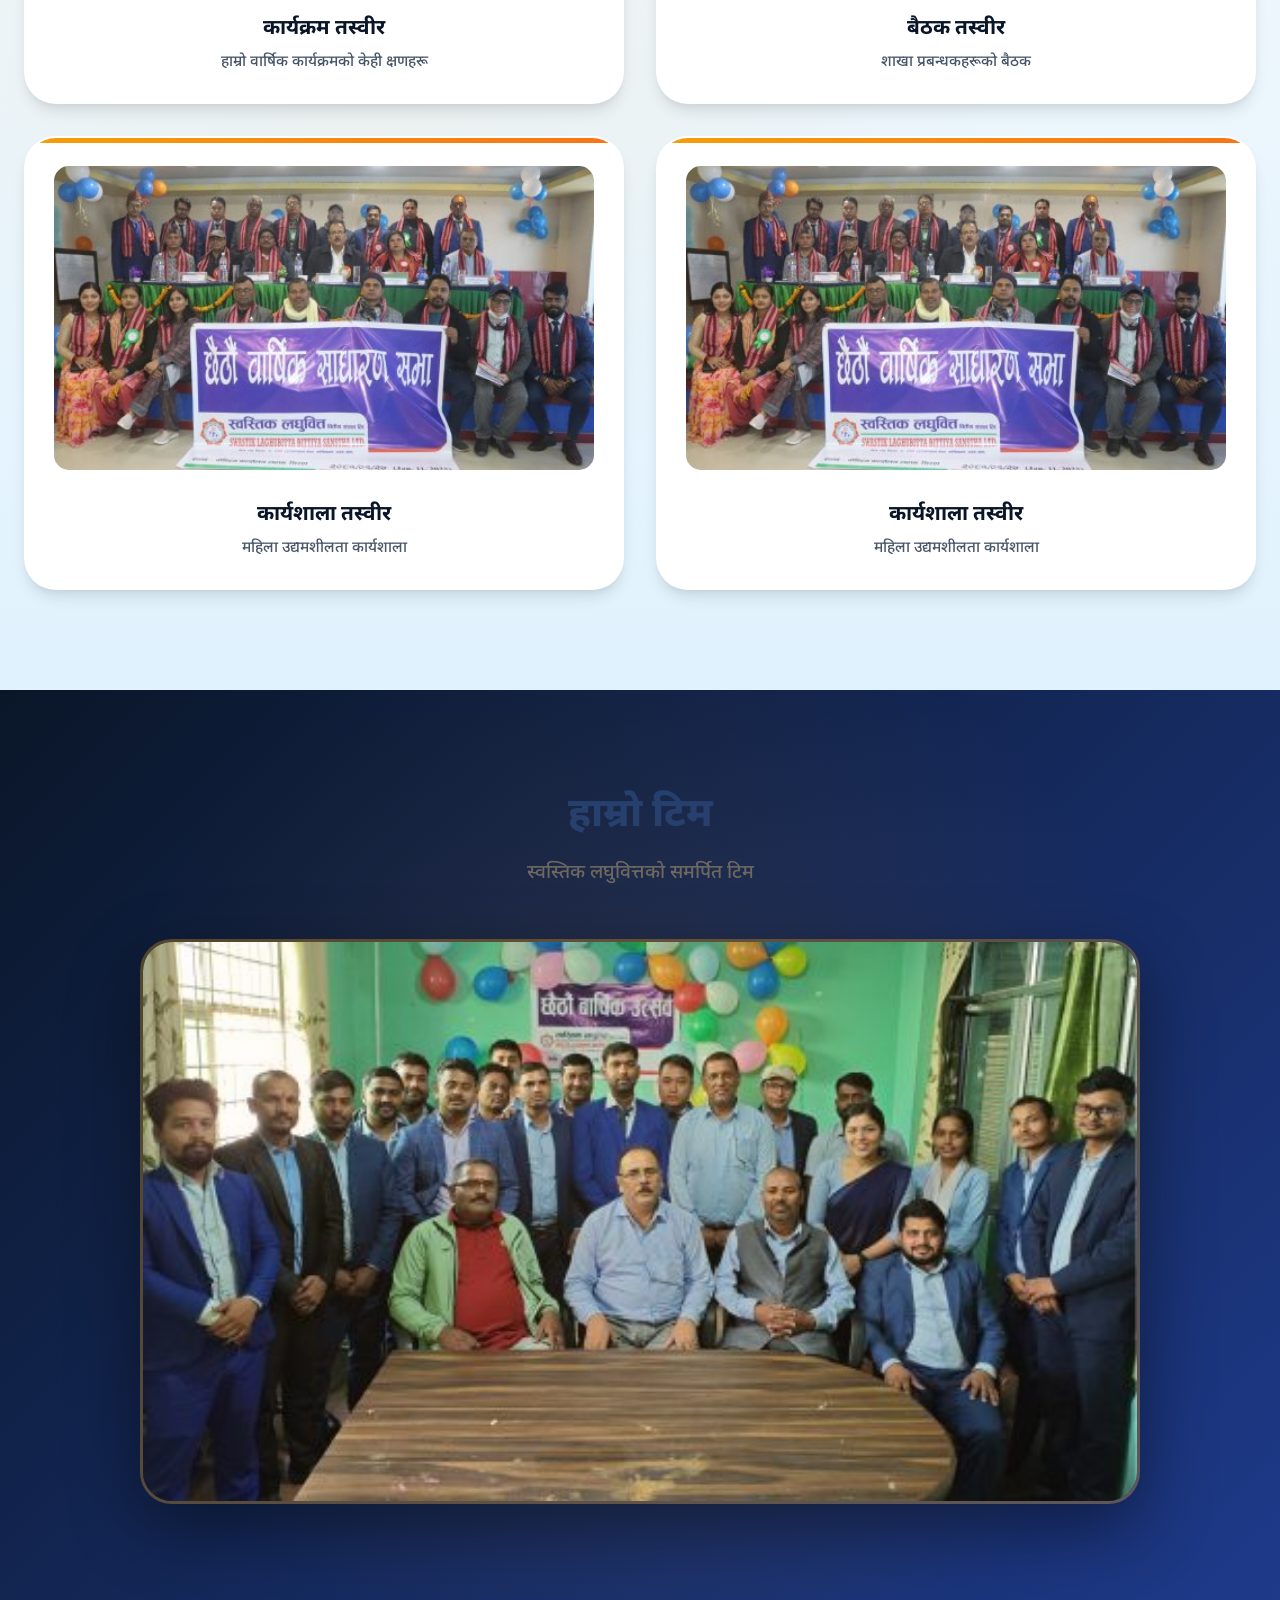
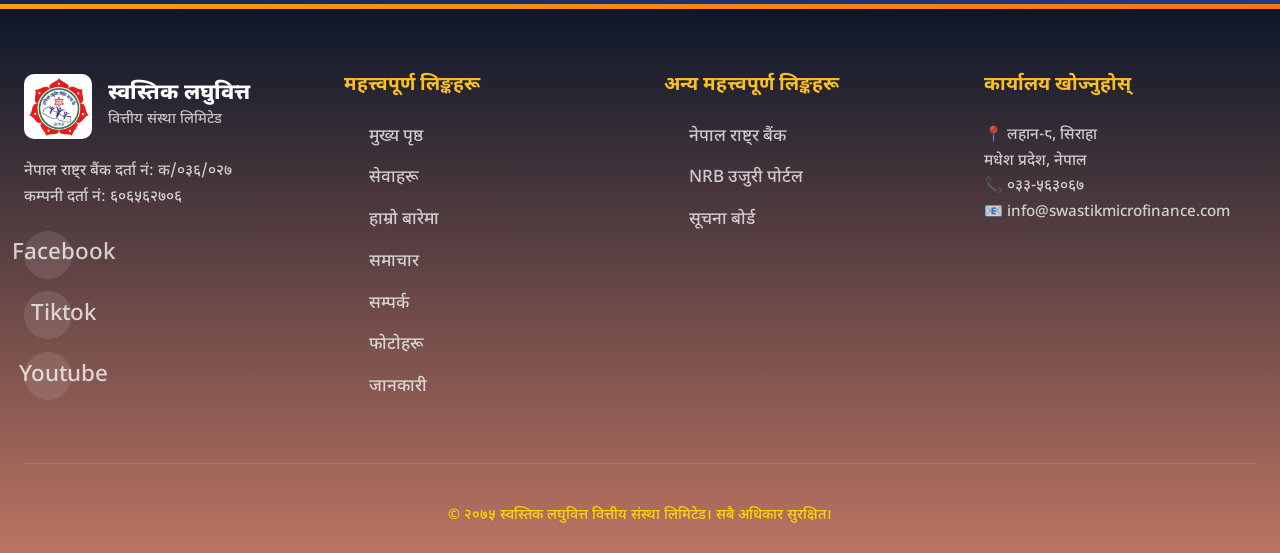
<file: photos.html>
<!DOCTYPE html>
<html lang="ne" dir="ltr">
<head>
    <meta charset="UTF-8">
    <meta name="viewport" content="width=device-width, initial-scale=1.0">
    <title>स्वस्तिक लघुवित्त वित्तीय संस्था लिमिटेड | Swastik Laghubitta</title>
    <link href="https://fonts.googleapis.com/css2?family=Noto+Sans+Devanagari:wght@300;400;500;700&display=swap" rel="stylesheet">
    <link rel="stylesheet" href="style.css">
    <link rel="icon" type="image/png" href="logo.png">
</head>
<body>
    <!-- Left Sidebar - Live Date & Time -->
    <div class="right-sidebar">
        <div class="sidebar-card datetime-card">
            <h3>🕐 वर्तमान समय</h3>
            <div id="datetime-display"></div>
        </div>
        
        <!-- Quick Info Card -->
         <!-- <div class="left-sidebar">
        <div class="sidebar-card">
            <h3>📌 आजको दिन</h3>
            <div class="sidebar-info">
                <span class="sidebar-icon">🏆</span>
                <div class="info-text">
                    <h4>स्वागत छ</h4>
                    <p>स्वस्तिक लघुवित्त</p>
                </div>
            </div>
        </div>
        </div> -->
        <!-- Quick Links Card -->
        <!-- <div class="sidebar-card">
            <h3>⚡ छिटो लिंकहरू</h3>
            <div class="sidebar-info">
                <span class="sidebar-icon">💰</span>
                <div class="info-text">
                    <h4>ऋण आवेदन</h4>
                    <p><a href="#loan-application" style="color: #f59e0b;">अभी आवेदन गर्नुहोस्</a></p>
                </div>
            </div>
            <div class="sidebar-info">
                <span class="sidebar-icon">📊</span>
                <div class="info-text">
                    <h4>EMI क्यालकुलेटर</h4>
                    <p><a href="index.html#calculator" style="color: #f59e0b;">हिसाब गर्नुहोस्</a></p>
                </div>
            </div> -->
        </div>
        
    <!-- Preloader -->
    <div class="preloader" id="preloader">
        <div class="preloader-logo">
            <img src="logo.png" alt="स्वस्तिक लघुवित्त">
        </div>
        <div class="preloader-text">स्वस्तिक लघुवित्त</div>
        <div class="preloader-spinner"></div>
    </div>

    <!-- Header -->
    <header>
        <nav>
            <div class="logo">
                <a href="index.html">
                    <img src="logo.png" alt="स्वस्तिक लघुवित्त वित्तीय संस्था लिमिटेड">
                </a>
            </div>
            <div class="nav-container">
                <ul class="nav-links">
                    <li><a href="index.html">🏠 मुख्य पृष्ठ</a></li>
                    <li><a href="Service.html">💼 सेवाहरू</a></li>
                    <li><a href="about.html">ℹ️ हाम्रो बारेमा</a></li>
                    <li><a href="news.html">📰 समाचार</a></li>
                    <li><a href="contact.html">📞 सम्पर्क</a></li>
                    <li><a href="photos.html" class="active">📸 फोटोहरू</a></li>
                    <li><a href="information.html">📋 जानकारी</a></li>
                </ul>
                <div class="auth-buttons">
                    <!-- <a href="login.html" class="btn-login">🔑 Login</a> -->
                    <a href="career.html" class="btn-career">💼 Career</a>
                </div>
            </div>
            <div class="hamburger">
                <span></span>
                <span></span>
                <span></span>
            </div>
        </nav>
    </header>

    <!-- Hero -->
    <section class="hero">
        <div class="container">
            <h1 class="fade-in">हाम्रा फोटोहरू</h1>
            <p>स्वस्तिक लघुवित्तका उत्कृष्ट क्षणहरू र हाम्रो टिम</p>
       

        </div>
        </div>
    </section>

    <!-- Top 5 Photos Section -->
    <section class="photos">
        <div class="container">
            <h2 style="text-align: center; font-size: 2.5rem; margin-bottom: 1rem; color: #1e3c72;">शीर्ष ५ उत्कृष्ट फोटोहरू</h2>
            <p style="text-align: center; font-size: 1.2rem; color: #666; margin-bottom: 5rem;">हाम्रा सर्वोत्कृष्ट क्षणहरू</p>
            <div class="photo-grid">
                <div class="photo-card fade-in">
                    <img src="a.jpg" alt="कार्यक्रम तस्वीर" style="width: 100%; height: auto; border-radius: 15px;">
                    <h3>कार्यक्रम तस्वीर</h3>
                    <p>हाम्रो वार्षिक कार्यक्रमको केही क्षणहरू</p>
                </div>
                <div class="photo-card fade-in">
                    <img src="b.jpg" alt="बैठक तस्वीर" style="width: 100%; height: auto; border-radius: 15px;">
                    <h3>बैठक तस्वीर</h3>
                    <p>शाखा प्रबन्धकहरूको बैठक</p>
                </div>
                <div class="photo-card fade-in">
                    <img src="six.jpg" alt="कार्यशाला तस्वीर" style="width: 100%; height: auto; border-radius: 15px;">
                    <h3>कार्यशाला तस्वीर</h3>
                    <p>महिला उद्यमशीलता कार्यशाला</p>
                </div>
                <div class="photo-card fade-in">
                    <img src="six.jpg" alt="CEO तस्वीर" style="width: 100%; height: auto; border-radius: 15px;">
                    <h3>कार्यशाला तस्वीर</h3>
                    <p>महिला उद्यमशीलता कार्यशाला</p>
                </div>
            </div>
        </div>
    </section>

    <!-- Staff Group Picture Section -->
    <section class="staff">
        <div class="container">
            <h2 style="text-align: center; font-size: 2.5rem; margin-bottom: 1rem; color: #1e3c72;">हाम्रो टिम</h2>
            <p style="text-align: center; font-size: 1.2rem; color: #666; margin-bottom: 3rem;">स्वस्तिक लघुवित्तको समर्पित टिम</p>
            <div class="staff-picture">
                <!-- <img src="[data-uri]" alt="Staff Group Picture" style="width: 100%; height: auto; border-radius: 15px;"> -->
           <img src="group.jpg" alt="Staff Group Picture" style="width: 100%; height: auto; border-radius: 15px;">
            </div>
        </div>
    </section>

    <!-- Footer -->
    <footer>
        <div class="container">
            <div class="footer-content">
                <div>
                    <div class="footer-logo">
                        <img src="logo.png" alt="स्वस्तिक">
                        <div class="footer-logo-text">
                            <h3>स्वस्तिक लघुवित्त</h3>
                            <p>वित्तीय संस्था लिमिटेड</p>
                        </div>
                    </div>
                    <p>नेपाल राष्ट्र बैंक दर्ता नं: क/०३६/०२७<br>कम्पनी दर्ता नं: ६०६५६२७०६</p>
                      <div class="social-links">
                        <ul>
                            <li><a href="https://www.facebook.com/share/18MC7VDGaR/" target="_blank">Facebook</a></li>
                            <li><a href="https://www.tiktok.com/@swastiklaghubitta?is_from_webapp=1&sender_device=pc" target="_blank">Tiktok</a></li>
                            <li><a href="https://www.youtube.com/channel/UCdu6HT8zTUpHM8_EKTUJBww" target="_blank">Youtube</a></li>
                        <!-- <a href="https://facebook.com/swastiklaghubitta" target="_blank">Facebook</a>
                        <a href="https://www.tiktok.com/@swastiklaghubitta?is_from_webapp=1&sender_device=pc" target="_blank"><span>Tiktok</span></a>
                        <a href="UCdu6HT8zTUpHM8_EKTUJBww" target="_blank"><span>Youtube</span></a> -->
                    </div>
                </div>
              <div>
                    <h4>महत्त्वपूर्ण लिङ्कहरू</h4>
                    <ul>
                        <li><a href="index.html">मुख्य पृष्ठ</a></li>
                        <li><a href="Service.html">सेवाहरू</a></li>
                        <li><a href="about.html">हाम्रो बारेमा</a></li>
                        <li><a href="news.html">समाचार</a></li>
                        <li><a href="contact.html">सम्पर्क</a></li>
                        <li><a href="photos.html">फोटोहरू</a></li>
                        <li><a href="information.html">जानकारी</a></li>
                    </ul>
                </div>
                    <div>
                    <h4> अन्य महत्त्वपूर्ण लिङ्कहरू</h4>
                    <ul>
                        <li><a href="https://www.nrb.org.np">नेपाल राष्ट्र बैंक</a></li>
                        <li><a href="https://gunaso.nrb.org.np">NRB उजुरी पोर्टल</a></li>
                        <li><a href="notice.html">सूचना बोर्ड</a></li>
                        <!-- <li><a href="about.html">हाम्रो बारेमा</a></li>
                        <li><a href="news.html">समाचार</a></li>
                        <li><a href="contact.html">सम्पर्क</a></li>
                        <li><a href="photos.html">फोटोहरू</a></li>
                        <li><a href="https://gunaso.nrb.org.np">जानकारी</a></li> -->
                         
                    </ul>
                </div>
                <div>
                    <h4>कार्यालय खोज्नुहोस्</h4>
                    <p>📍 लहान-८, सिराहा<br>मधेश प्रदेश, नेपाल</p>
                    <p>📞 ०३३-५६३०६७</p>
                    <p>📧 info@swastikmicrofinance.com</p>
                </div>
            </div>
            <div class="footer-bottom">
                <p style="color: #FFD700;">&copy; २०७५ स्वस्तिक लघुवित्त वित्तीय संस्था लिमिटेड। सबै अधिकार सुरक्षित।</p>
            </div>
        </div>
    </footer>

    <script>
        // Preloader
        window.addEventListener('load', function() {
            setTimeout(function() {
                document.getElementById('preloader').classList.add('fade-out');
            }, 1500);
        });

        // Mobile menu toggle
        const hamburger = document.querySelector('.hamburger');
        const navLinks = document.querySelector('.nav-links');
        hamburger.addEventListener('click', () => {
            navLinks.classList.toggle('active');
        });

        // Header scroll effect
        window.addEventListener('scroll', function() {
            const header = document.querySelector('header');
            if (window.scrollY > 50) {
                header.classList.add('scrolled');
            } else {
                header.classList.remove('scrolled');
            }
        });

        // Smooth scrolling
        document.querySelectorAll('a[href^="#"]').forEach(anchor => {
            anchor.addEventListener('click', function (e) {
                e.preventDefault();
                document.querySelector(this.getAttribute('href')).scrollIntoView({
                    behavior: 'smooth'
                });
            });
        });

        // Fade in animation on scroll
        const observer = new IntersectionObserver((entries) => {
            entries.forEach(entry => {
                if (entry.isIntersecting) {
                    entry.target.style.opacity = '1';
                    entry.target.style.transform = 'translateY(0)';
                }
            });
        }, { threshold: 0.1 });

        document.querySelectorAll('.fade-in').forEach(el => {
            el.style.opacity = '0';
            el.style.transform = 'translateY(30px)';
            el.style.transition = 'opacity 0.6s ease, transform 0.6s ease';
            observer.observe(el);
        });
    </script>
     <!-- WhatsApp Chat Button -->
    <div class="whatsapp-chat">
        <a href="https://wa.me/9815298144" target="_blank" class="whatsapp-btn">
            <svg viewBox="0 0 24 24" width="40" height="40">
                <path fill="#25D366" d="M17.472 14.382c-.297-.149-1.758-.867-2.03-.967-.273-.099-.471-.148-.67.15-.197.297-.767.966-.94 1.164-.173.199-.347.223-.644.075-.297-.15-1.255-.463-2.39-1.475-.883-.788-1.48-1.761-1.653-2.059-.173-.297-.018-.458.13-.606.134-.133.298-.347.446-.52.149-.174.198-.298.298-.497.099-.198.05-.371-.025-.52-.075-.149-.669-1.612-.916-2.207-.242-.579-.487-.5-.669-.51-.173-.008-.371-.01-.57-.01-.198 0-.52.074-.792.372-.272.297-1.04 1.016-1.04 2.479 0 1.462 1.065 2.875 1.213 3.074.149.198 2.096 3.2 5.077 4.487.709.306 1.262.489 1.694.625.712.227 1.36.195 1.871.118.571-.085 1.758-.719 2.006-1.413.248-.694.248-1.289.173-1.413-.074-.124-.272-.198-.57-.347m-5.421 7.403h-.004a9.87 9.87 0 01-5.031-1.378l-.361-.214-3.741.982.998-3.648-.235-.374a9.86 9.86 0 01-1.51-5.26c.001-5.45 4.436-9.884 9.888-9.884 2.64 0 5.122 1.03 6.988 2.898a9.825 9.825 0 012.893 6.994c-.003 5.45-4.437 9.884-9.885 9.884m8.413-18.297A11.815 11.815 0 0012.05 0C5.495 0 .16 5.335.157 11.892c0 2.096.547 4.142 1.588 5.945L.057 24l6.305-1.654a11.882 11.882 0 005.683 1.448h.005c6.554 0 11.89-5.335 11.893-11.893a11.821 11.821 0 00-3.48-8.413z"/>
            </svg>
            <span>हामीसँग च्याट गर्नुहोस्</span>
        </a>
    </div>

    <!-- Advanced AI Chatbot -->
    <div class="ai-chatbot" id="aiChatbot">
        <div class="ai-chatbot-toggle" id="aiChatbotToggle" onclick="toggleAIChatbot()">
            <div class="ai-chatbot-toggle-icon">
                <svg viewBox="0 0 24 24" width="28" height="28" fill="none" stroke="currentColor" stroke-width="2">
                    <path d="M21 15a2 2 0 0 1-2 2H7l-4 4V5a2 2 0 0 1 2-2h14a2 2 0 0 1 2 2z"></path>
                </svg>
            </div>
            <div class="ai-chatbot-toggle-badge" id="aiChatbotBadge">नयाँ</div>
        </div>
        
        <div class="ai-chatbot-window" id="aiChatbotWindow">
            <div class="ai-chatbot-header">
                <div class="ai-chatbot-header-info">
                    <div class="ai-chatbot-avatar">
                        <div class="ai-chatbot-avatar-inner">🤖</div>
                        <div class="ai-chatbot-status"></div>
                    </div>
                    <div class="ai-chatbot-header-text">
                        <h4>स्वस्तिक AI सहायक</h4>
                        <span>अनलाइन • तपाईंलाई मदद गर्न तयार</span>
                    </div>
                </div>
                <div class="ai-chatbot-header-actions">
                    <button class="ai-chatbot-btn" onclick="minimizeAIChatbot()" title="घटाउनुहोस्">
                        <svg viewBox="0 0 24 24" width="18" height="18" fill="none" stroke="currentColor" stroke-width="2"><line x1="5" y1="12" x2="19" y2="12"></line></svg>
                    </button>
                    <button class="ai-chatbot-btn" onclick="closeAIChatbot()" title="बन्द गर्नुहोस्">
                        <svg viewBox="0 0 24 24" width="18" height="18" fill="none" stroke="currentColor" stroke-width="2"><line x1="18" y1="6" x2="6" y2="18"></line><line x1="6" y1="6" x2="18" y2="18"></line></svg>
                    </button>
                </div>
            </div>
            
            <div class="ai-chatbot-messages" id="aiChatbotMessages">
                <div class="ai-chatbot-message ai-chatbot-message-bot">
                    <div class="ai-chatbot-message-avatar">🤖</div>
                    <div class="ai-chatbot-message-content">
                        <div class="ai-chatbot-message-bubble">
                            <p>नमस्ते! 👋</p>
                            <p>म <strong>स्वस्तिक लघुवित्तको AI सहायक</strong> हुँ।</p>
                            <p>तपाईंलाई कुन सहायता चाहिएको छ? म तपाईंको प्रश्नहरूको उत्तर दिन तयार छु। 💼</p>
                        </div>
                        <span class="ai-chatbot-message-time">अहिले</span>
                    </div>
                </div>
                
                <div class="ai-chatbot-quick-actions">
                    <p>छिटो कार्यहरू:</p>
                    <div class="ai-chatbot-quick-buttons">
                        <button class="ai-chatbot-quick-btn" onclick="quickAIReply('ऋण कसरी लिने?')">💰 ऋण कसरी लिने?</button>
                        <button class="ai-chatbot-quick-btn" onclick="quickAIReply('ब्याजदर कति छ?')">📊 ब्याजदर कति छ?</button>
                        <button class="ai-chatbot-quick-btn" onclick="quickAIReply('शाखा कार्यालय')">🏢 शाखा कार्यालय</button>
                        <button class="ai-chatbot-quick-btn" onclick="quickAIReply('आवेदन प्रक्रिया')">📝 आवेदन प्रक्रिया</button>
                    </div>
                </div>
            </div>
            
            <div class="ai-chatbot-typing" id="aiChatbotTyping" style="display: none;">
                <div class="ai-chatbot-message ai-chatbot-message-bot">
                    <div class="ai-chatbot-message-avatar">🤖</div>
                    <div class="ai-chatbot-message-content">
                        <div class="ai-chatbot-message-bubble">
                            <div class="ai-chatbot-typing-dots"><span></span><span></span><span></span></div>
                        </div>
                    </div>
                </div>
            </div>
            
            <div class="ai-chatbot-input-area">
                <div class="ai-chatbot-input-wrapper">
                    <button class="ai-chatbot-voice-btn" id="aiVoiceBtn" onclick="toggleVoiceInput()" title="आवाज़">
                        <svg viewBox="0 0 24 24" width="20" height="20" fill="none" stroke="currentColor" stroke-width="2"><path d="M12 1a3 3 0 0 0-3 3v8a3 3 0 0 0 6 0V4a3 3 0 0 0-3-3z"></path><path d="M19 10v2a7 7 0 0 1-14 0v-2"></path><line x1="12" y1="19" x2="12" y2="23"></line><line x1="8" y1="23" x2="16" y2="23"></line></svg>
                    </button>
                    <input type="text" id="aiChatbotInput" placeholder="तपाईंको प्रश्न लेख्नुहोस्..." onkeypress="handleAIChatKeyPress(event)">
                    <button class="ai-chatbot-send-btn" onclick="sendAIChatMessage()">
                        <svg viewBox="0 0 24 24" width="20" height="20" fill="none" stroke="currentColor" stroke-width="2"><line x1="22" y1="2" x2="11" y2="13"></line><polygon points="22 2 15 22 11 13 2 9 22 2"></polygon></svg>
                    </button>
                </div>
                <div class="ai-chatbot-powered"><span>🔒 सुरक्षित च्याट</span></div>
            </div>
        </div>
    </div>

    <!-- AI Chatbot Styles -->
    <style>
        .whatsapp-chat { position: fixed; bottom: 30px; left: 30px; z-index: 1000; }
        .whatsapp-btn { display: flex; align-items: center; gap: 10px; background: #25D366; color: white; padding: 12px 20px; border-radius: 50px; text-decoration: none; font-weight: 600; box-shadow: 0 4px 15px rgba(37, 211, 102, 0.4); transition: all 0.3s ease; }
        .whatsapp-btn:hover { transform: translateY(-3px); box-shadow: 0 6px 20px rgba(37, 211, 102, 0.6); }
        .ai-chatbot { position: fixed; bottom: 30px; right: 30px; z-index: 10000; font-family: 'Noto Sans Devanagari', 'Segoe UI', sans-serif; }
        .ai-chatbot-toggle { width: 65px; height: 65px; border-radius: 50%; background: linear-gradient(135deg, #1e3c72 0%, #2a5298 100%); display: flex; align-items: center; justify-content: center; cursor: pointer; box-shadow: 0 8px 25px rgba(30, 60, 114, 0.5); transition: all 0.4s; position: relative; border: 3px solid #f59e0b; }
        .ai-chatbot-toggle:hover { transform: scale(1.1); box-shadow: 0 12px 35px rgba(30, 60, 114, 0.7); }
        .ai-chatbot-toggle-icon { color: white; animation: pulse-icon 2s ease-in-out infinite; }
        @keyframes pulse-icon { 0%, 100% { transform: scale(1); } 50% { transform: scale(1.1); } }
        .ai-chatbot-toggle-badge { position: absolute; top: -5px; right: -5px; background: #f59e0b; color: #0a1628; font-size: 10px; font-weight: 700; padding: 3px 8px; border-radius: 10px; animation: badge-pulse 1.5s ease-in-out infinite; }
        @keyframes badge-pulse { 0%, 100% { transform: scale(1); } 50% { transform: scale(1.15); } }
        .ai-chatbot-window { position: absolute; bottom: 80px; right: 0; width: 380px; height: 520px; background: linear-gradient(180deg, #ffffff 0%, #f8fafc 100%); border-radius: 20px; box-shadow: 0 20px 60px rgba(0, 0, 0, 0.3); display: none; flex-direction: column; overflow: hidden; border: 2px solid rgba(245, 158, 11, 0.3); animation: window-appear 0.4s; }
        .ai-chatbot-window.show { display: flex; }
        @keyframes window-appear { from { opacity: 0; transform: scale(0.9) translateY(20px); } to { opacity: 1; transform: scale(1) translateY(0); } }
        .ai-chatbot-header { background: linear-gradient(135deg, #1e3c72 0%, #2a5298 100%); padding: 15px 20px; display: flex; justify-content: space-between; align-items: center; border-bottom: 1px solid rgba(255, 255, 255, 0.1); }
        .ai-chatbot-header-info { display: flex; align-items: center; gap: 12px; }
        .ai-chatbot-avatar { position: relative; width: 45px; height: 45px; }
        .ai-chatbot-avatar-inner { width: 45px; height: 45px; border-radius: 50%; background: linear-gradient(135deg, #f59e0b, #f97316); display: flex; align-items: center; justify-content: center; font-size: 24px; border: 2px solid white; }
        .ai-chatbot-status { position: absolute; bottom: 0; right: 0; width: 12px; height: 12px; background: #22c55e; border-radius: 50%; border: 2px solid #1e3c72; animation: status-pulse 2s ease-in-out infinite; }
        @keyframes status-pulse { 0%, 100% { opacity: 1; } 50% { opacity: 0.5; } }
        .ai-chatbot-header-text h4 { color: white; font-size: 16px; font-weight: 700; margin: 0; }
        .ai-chatbot-header-text span { color: rgba(255, 255, 255, 0.8); font-size: 12px; }
        .ai-chatbot-header-actions { display: flex; gap: 8px; }
        .ai-chatbot-btn { width: 32px; height: 32px; border-radius: 50%; background: rgba(255, 255, 255, 0.1); border: none; color: white; cursor: pointer; display: flex; align-items: center; justify-content: center; transition: all 0.3s; }
        .ai-chatbot-btn:hover { background: rgba(255, 255, 255, 0.2); transform: scale(1.1); }
        .ai-chatbot-messages { flex: 1; padding: 15px; overflow-y: auto; display: flex; flex-direction: column; gap: 15px; }
        .ai-chatbot-message { display: flex; gap: 10px; align-items: flex-start; }
        .ai-chatbot-message-user { flex-direction: row-reverse; }
        .ai-chatbot-message-avatar { width: 35px; height: 35px; border-radius: 50%; background: linear-gradient(135deg, #f59e0b, #f97316); display: flex; align-items: center; justify-content: center; font-size: 18px; flex-shrink: 0; }
        .ai-chatbot-message-content { max-width: 75%; }
        .ai-chatbot-message-user .ai-chatbot-message-content { text-align: right; }
        .ai-chatbot-message-bubble { background: #f1f5f9; padding: 12px 16px; border-radius: 18px; border-bottom-left-radius: 4px; font-size: 14px; line-height: 1.6; color: #334155; box-shadow: 0 2px 8px rgba(0, 0, 0, 0.05); }
        .ai-chatbot-message-user .ai-chatbot-message-bubble { background: linear-gradient(135deg, #1e3c72, #2a5298); color: white; border-bottom-left-radius: 18px; border-bottom-right-radius: 4px; }
        .ai-chatbot-message-bubble p { margin: 0; color: inherit; }
        .ai-chatbot-message-bubble p + p { margin-top: 8px; }
        .ai-chatbot-message-time { font-size: 11px; color: #94a3b8; margin-top: 5px; display: block; }
        .ai-chatbot-quick-actions { background: rgba(245, 158, 11, 0.08); padding: 12px; border-radius: 12px; margin-top: 5px; }
        .ai-chatbot-quick-actions p { font-size: 12px; color: #64748b; margin: 0 0 10px 0; font-weight: 600; }
        .ai-chatbot-quick-buttons { display: flex; flex-wrap: wrap; gap: 8px; }
        .ai-chatbot-quick-btn { background: white; border: 1px solid #e2e8f0; color: #1e3c72; padding: 8px 12px; border-radius: 20px; font-size: 12px; cursor: pointer; transition: all 0.3s; font-weight: 500; }
        .ai-chatbot-quick-btn:hover { background: linear-gradient(135deg, #1e3c72, #2a5298); color: white; border-color: #1e3c72; transform: translateY(-2px); }
        .ai-chatbot-typing { padding: 10px 15px; }
        .ai-chatbot-typing-dots { display: flex; gap: 5px; padding: 10px; }
        .ai-chatbot-typing-dots span { width: 8px; height: 8px; background: #1e3c72; border-radius: 50%; animation: typing-bounce 1.4s ease-in-out infinite; }
        .ai-chatbot-typing-dots span:nth-child(2) { animation-delay: 0.2s; }
        .ai-chatbot-typing-dots span:nth-child(3) { animation-delay: 0.4s; }
        @keyframes typing-bounce { 0%, 60%, 100% { transform: translateY(0); } 30% { transform: translateY(-10px); } }
        .ai-chatbot-input-area { padding: 15px; background: white; border-top: 1px solid #e2e8f0; }
        .ai-chatbot-input-wrapper { display: flex; align-items: center; gap: 10px; background: #f1f5f9; border-radius: 25px; padding: 5px 15px; border: 2px solid #e2e8f0; transition: all 0.3s; }
        .ai-chatbot-input-wrapper:focus-within { border-color: #1e3c72; box-shadow: 0 0 0 3px rgba(30, 60, 114, 0.1); }
        .ai-chatbot-voice-btn { background: none; border: none; color: #64748b; cursor: pointer; padding: 8px; border-radius: 50%; transition: all 0.3s; }
        .ai-chatbot-voice-btn:hover { background: rgba(30, 60, 114, 0.1); color: #1e3c72; }
        .ai-chatbot-voice-btn.listening { background: #ef4444; color: white; animation: voice-pulse 1s ease-in-out infinite; }
        @keyframes voice-pulse { 0%, 100% { transform: scale(1); } 50% { transform: scale(1.1); } }
        .ai-chatbot-input-wrapper input { flex: 1; border: none; background: none; padding: 10px 0; font-size: 14px; outline: none; color: #334155; }
        .ai-chatbot-input-wrapper input::placeholder { color: #94a3b8; }
        .ai-chatbot-send-btn { background: linear-gradient(135deg, #1e3c72, #2a5298); border: none; color: white; width: 38px; height: 38px; border-radius: 50%; cursor: pointer; display: flex; align-items: center; justify-content: center; transition: all 0.3s; }
        .ai-chatbot-send-btn:hover { background: linear-gradient(135deg, #f59e0b, #f97316); transform: scale(1.1); }
        .ai-chatbot-powered { text-align: center; margin-top: 10px; font-size: 11px; color: #94a3b8; }
        @media (max-width: 480px) {
            .ai-chatbot { bottom: 20px; right: 20px; }
            .ai-chatbot-toggle { width: 55px; height: 55px; }
            .ai-chatbot-window { width: calc(100vw - 40px); height: 450px; right: -10px; }
            .whatsapp-btn span { display: none; }
        }
    </style>

    <!-- AI Chatbot Script -->
    <script src="ai-chatbot.js"></script>

    <script>
        window.addEventListener('load', function() {
            setTimeout(function() {
                document.getElementById('preloader').classList.add('fade-out');
            }, 1500);
        });

        const hamburger = document.querySelector('.hamburger');
        const navLinks = document.querySelector('.nav-links');
        hamburger.addEventListener('click', () => {
            navLinks.classList.toggle('active');
        });

        window.addEventListener('scroll', function() {
            const header = document.querySelector('header');
            if (window.scrollY > 50) {
                header.classList.add('scrolled');
            } else {
                header.classList.remove('scrolled');
            }
        });

        document.querySelectorAll('a[href^="#"]').forEach(anchor => {
            anchor.addEventListener('click', function (e) {
                e.preventDefault();
                document.querySelector(this.getAttribute('href')).scrollIntoView({
                    behavior: 'smooth'
                });
            });
        });

        const observer = new IntersectionObserver((entries) => {
            entries.forEach(entry => {
                if (entry.isIntersecting) {
                    entry.target.style.opacity = '1';
                    entry.target.style.transform = 'translateY(0)';
                }
            });
        }, { threshold: 0.1 });

        document.querySelectorAll('.fade-in').forEach(el => {
            el.style.opacity = '0';
            el.style.transform = 'translateY(30px)';
            el.style.transition = 'opacity 0.6s ease, transform 0.6s ease';
            observer.observe(el);
        });
    </script>
</body>
</html>
</file>
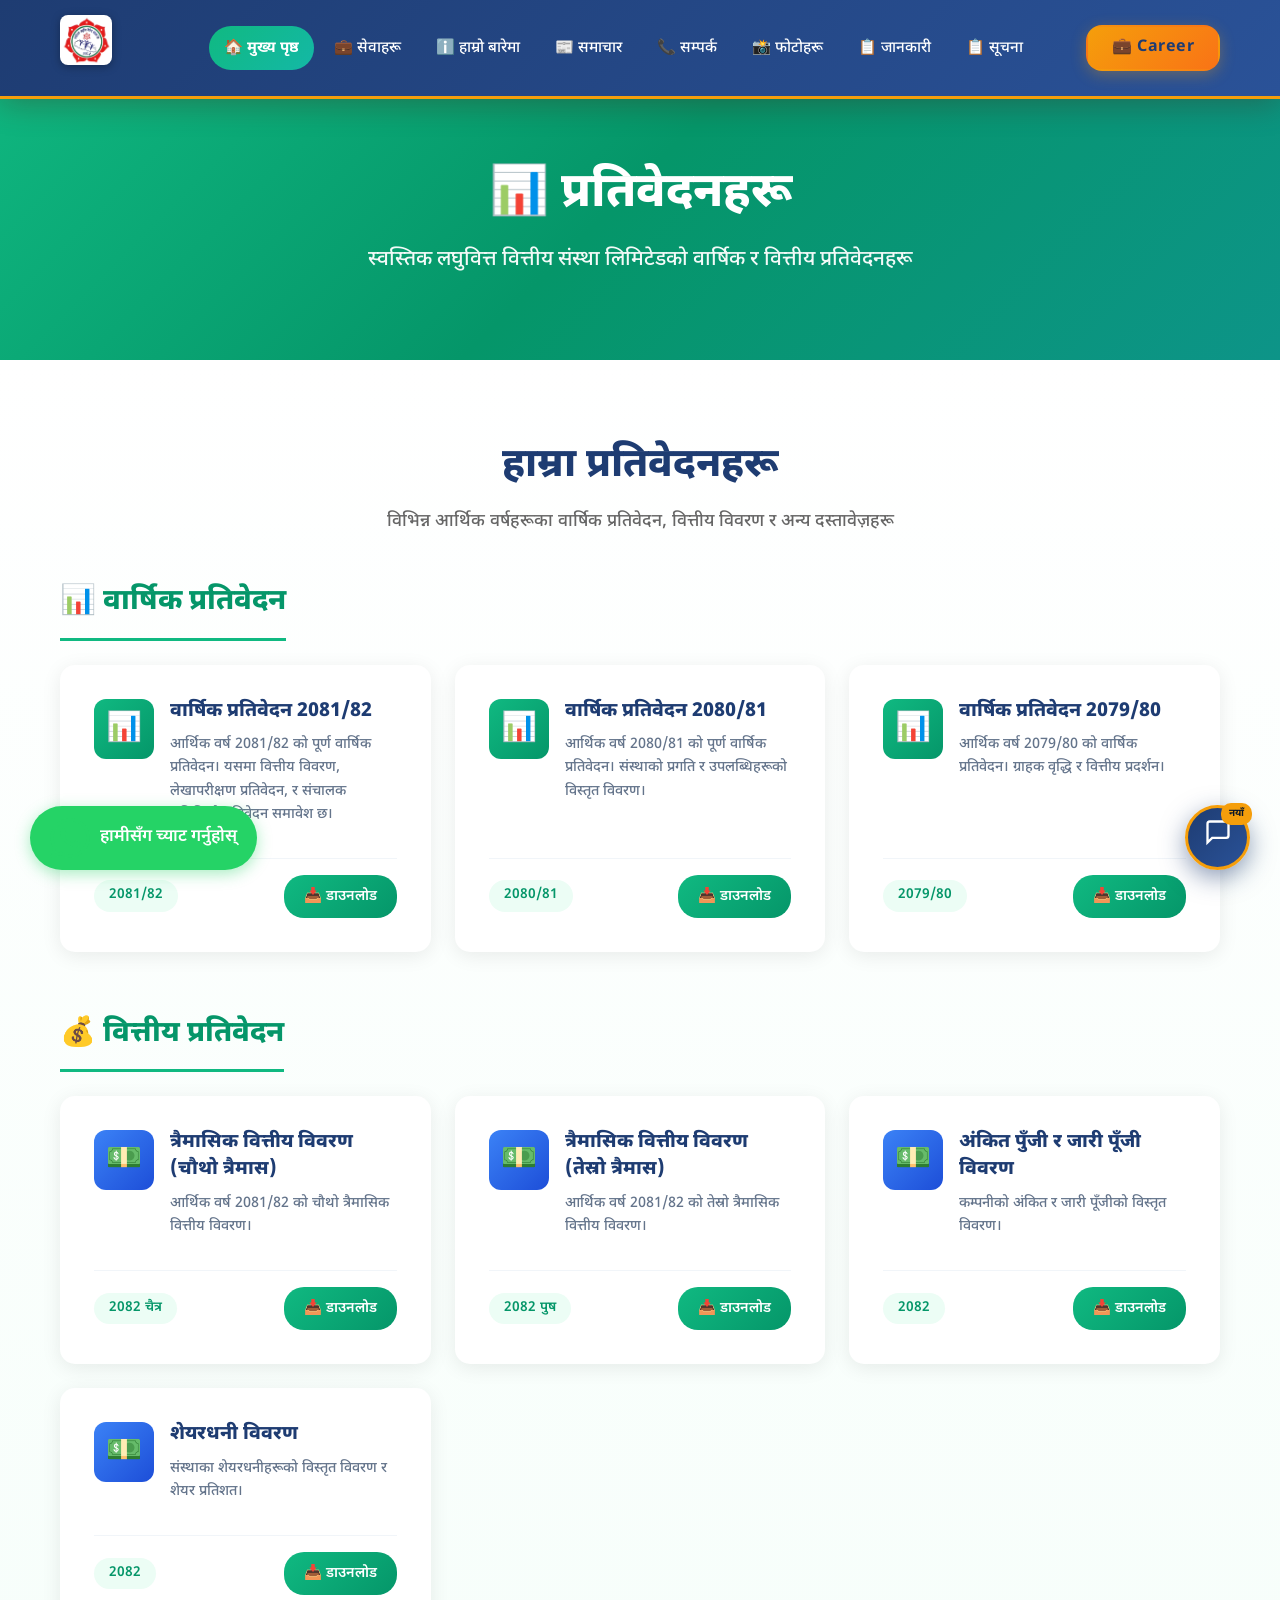
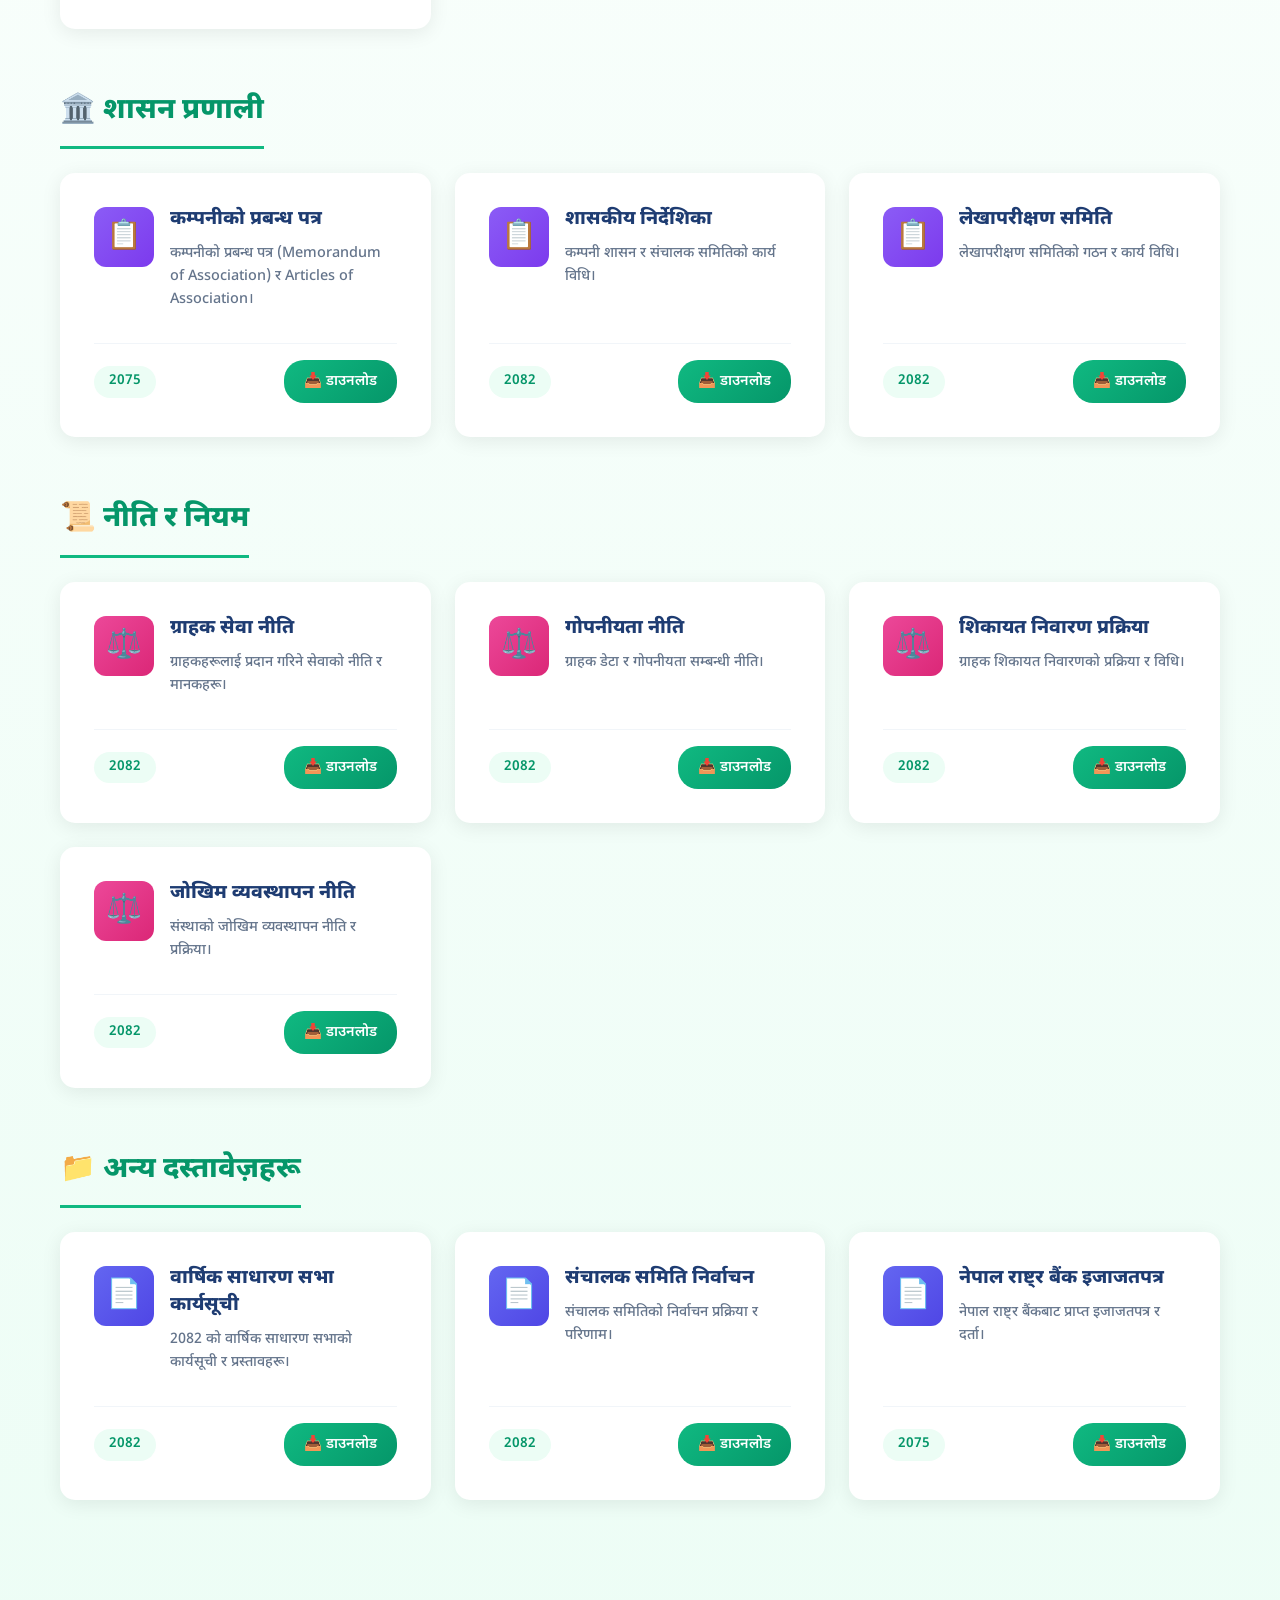
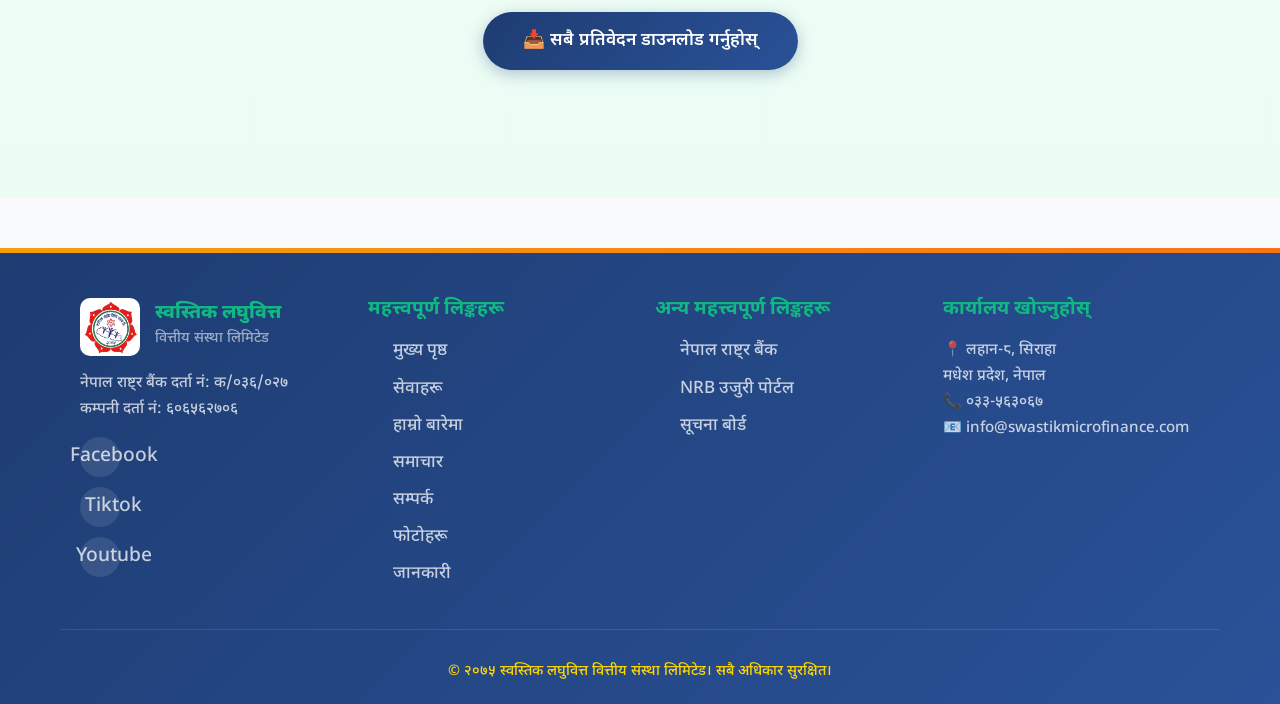
<file: report.html>
<!DOCTYPE html>
<html lang="ne" dir="ltr">
<head>
    <meta charset="UTF-8">
    <meta name="viewport" content="width=device-width, initial-scale=1.0">
    <title>प्रतिवेदनहरू | स्वस्तिक लघुवित्त</title>
    <link href="https://fonts.googleapis.com/css2?family=Noto+Sans+Devanagari:wght@300;400;500;700&display=swap" rel="stylesheet">
    <link rel="stylesheet" href="style.css">
    <link rel="icon" type="image/png" href="logo.png">
    <script src="common.js"></script>
    
    <style>
        :root {
            --primary-dark: #1e3c72;
            --primary-blue: #2a5298;
            --accent-green: #10b981;
            --accent-teal: #14b8a6;
        }

        * {
            margin: 0;
            padding: 0;
            box-sizing: border-box;
        }

        body {
            font-family: 'Noto Sans Devanagari', sans-serif;
            line-height: 1.6;
        }

        /* Header */
        header {
            position: fixed;
            top: 0;
            left: 0;
            right: 0;
            z-index: 1000;
            background: linear-gradient(135deg, #1e3c72 0%, #2a5298 100%);
            padding: 15px 0;
            transition: all 0.3s ease;
        }

        header.scrolled {
            padding: 10px 0;
            box-shadow: 0 4px 20px rgba(30, 60, 114, 0.3);
        }

        header nav {
            display: flex;
            justify-content: space-between;
            align-items: center;
            max-width: 1200px;
            margin: 0 auto;
            padding: 0 20px;
        }

        .logo img {
            height: 50px;
            width: auto;
        }

        .nav-links {
            display: flex;
            list-style: none;
            gap: 5px;
        }

        .nav-links a {
            color: white;
            text-decoration: none;
            padding: 10px 15px;
            border-radius: 25px;
            font-weight: 500;
            transition: all 0.3s ease;
        }

        .nav-links a:hover,
        .nav-links a.active {
            background: linear-gradient(135deg, #10b981, #14b8a6);
            color: white !important;
        }

        .hamburger {
            display: none;
            flex-direction: column;
            gap: 5px;
            cursor: pointer;
        }

        .hamburger span {
            width: 25px;
            height: 3px;
            background: white;
            border-radius: 3px;
            transition: all 0.3s ease;
        }

        @media (max-width: 768px) {
            .nav-links {
                display: none;
                position: absolute;
                top: 100%;
                left: 0;
                right: 0;
                background: linear-gradient(135deg, #1e3c72, #2a5298);
                flex-direction: column;
                padding: 20px;
                text-align: center;
            }

            .nav-links.active {
                display: flex;
            }

            .hamburger {
                display: flex;
            }
        }

        /* Report Hero */
        .report-hero {
            background: linear-gradient(135deg, #10b981 0%, #059669 50%, #0d9488 100%);
            min-height: 40vh;
            position: relative;
            overflow: hidden;
            display: flex;
            align-items: center;
            justify-content: center;
            text-align: center;
            padding-top: 80px;
        }

        .report-hero .container {
            position: relative;
            z-index: 1;
        }

        .report-hero h1 {
            font-size: 3rem;
            margin-bottom: 1rem;
            color: white;
            animation: fadeInUp 1s ease-out;
        }

        .report-hero p {
            font-size: 1.3rem;
            color: rgba(255, 255, 255, 0.95);
            max-width: 600px;
            margin: 0 auto;
            animation: fadeInUp 1s ease-out 0.3s backwards;
        }

        @keyframes fadeInUp {
            from { opacity: 0; transform: translateY(30px); }
            to { opacity: 1; transform: translateY(0); }
        }

        /* Reports Section */
        .reports-section {
            padding: 80px 0;
            background: linear-gradient(180deg, #ffffff 0%, #ecfdf5 100%);
        }

        .container {
            max-width: 1200px;
            margin: 0 auto;
            padding: 0 20px;
        }

        .reports-section h2 {
            text-align: center;
            font-size: 2.5rem;
            margin-bottom: 1rem;
            color: #1e3c72;
        }

        .reports-section > .container > p {
            text-align: center;
            color: #666;
            margin-bottom: 3rem;
            font-size: 1.1rem;
        }

        .report-category {
            margin-bottom: 4rem;
        }

        .report-category h3 {
            font-size: 1.8rem;
            color: #059669;
            margin-bottom: 1.5rem;
            padding-bottom: 1rem;
            border-bottom: 3px solid #10b981;
            display: inline-block;
        }

        .report-grid {
            display: grid;
            grid-template-columns: repeat(auto-fit, minmax(300px, 1fr));
            gap: 1.5rem;
        }

        .report-item {
            background: white;
            border-radius: 15px;
            padding: 2rem;
            box-shadow: 0 4px 20px rgba(0, 0, 0, 0.08);
            transition: all 0.3s ease;
            border: 2px solid transparent;
            display: flex;
            flex-direction: column;
        }

        .report-item:hover {
            transform: translateY(-5px);
            border-color: #10b981;
            box-shadow: 0 10px 40px rgba(16, 185, 129, 0.2);
        }

        .report-item-header {
            display: flex;
            align-items: flex-start;
            gap: 1rem;
            margin-bottom: 1rem;
        }

        .report-icon {
            width: 60px;
            height: 60px;
            border-radius: 12px;
            display: flex;
            align-items: center;
            justify-content: center;
            font-size: 1.8rem;
            flex-shrink: 0;
        }

        .report-item:hover .report-icon {
            transform: scale(1.1);
        }

        .report-icon.annual { background: linear-gradient(135deg, #10b981, #059669); }
        .report-icon.financial { background: linear-gradient(135deg, #3b82f6, #1d4ed8); }
        .report-icon.quarterly { background: linear-gradient(135deg, #f59e0b, #d97706); }
        .report-icon.governance { background: linear-gradient(135deg, #8b5cf6, #7c3aed); }
        .report-icon.policy { background: linear-gradient(135deg, #ec4899, #db2777); }
        .report-icon.other { background: linear-gradient(135deg, #6366f1, #4f46e5); }

        .report-item-content { flex: 1; }

        .report-item h4 {
            font-size: 1.2rem;
            color: #1e3c72;
            margin-bottom: 0.5rem;
            line-height: 1.4;
        }

        .report-item p {
            color: #64748b;
            font-size: 0.9rem;
            line-height: 1.6;
            margin-bottom: 1rem;
        }

        .report-meta {
            display: flex;
            justify-content: space-between;
            align-items: center;
            padding-top: 1rem;
            border-top: 1px solid #f1f5f9;
            margin-top: auto;
        }

        .report-year {
            background: #ecfdf5;
            color: #059669;
            padding: 5px 15px;
            border-radius: 20px;
            font-size: 0.85rem;
            font-weight: 600;
        }

        .report-download {
            display: inline-flex;
            align-items: center;
            gap: 8px;
            background: linear-gradient(135deg, #10b981, #059669);
            color: white;
            padding: 10px 20px;
            border-radius: 20px;
            font-size: 0.9rem;
            font-weight: 600;
            text-decoration: none;
            transition: all 0.3s ease;
        }

        .report-download:hover {
            background: linear-gradient(135deg, #059669, #047857);
            transform: translateX(5px);
        }

        /* Download All Section */
        .download-all-section { 
            text-align: center; 
            padding: 3rem 0; 
        }

        .download-all-btn {
            display: inline-flex;
            align-items: center;
            gap: 10px;
            background: linear-gradient(135deg, #1e3c72, #2a5298);
            color: white;
            padding: 15px 40px;
            border-radius: 30px;
            font-size: 1.1rem;
            font-weight: 600;
            text-decoration: none;
            transition: all 0.3s ease;
            box-shadow: 0 4px 15px rgba(30, 60, 114, 0.3);
        }

        .download-all-btn:hover {
            transform: translateY(-3px);
            box-shadow: 0 8px 25px rgba(30, 60, 114, 0.5);
            background: linear-gradient(135deg, #10b981, #059669);
        }

        /* Footer */
        footer {
            background: linear-gradient(135deg, #1e3c72, #2a5298);
            color: white;
            padding: 50px 0 20px;
            margin-top: 50px;
        }

        .footer-content {
            display: grid;
            grid-template-columns: repeat(auto-fit, minmax(250px, 1fr));
            gap: 30px;
            max-width: 1200px;
            margin: 0 auto;
            padding: 0 20px;
        }

        .footer-logo {
            display: flex;
            align-items: center;
            gap: 15px;
            margin-bottom: 15px;
        }

        .footer-logo img {
            width: 60px;
            height: auto;
        }

        .footer-logo-text h3 {
            color: #10b981;
            margin: 0;
            font-size: 1.2rem;
        }

        .footer-logo-text p {
            margin: 0;
            font-size: 0.9rem;
            opacity: 0.8;
        }

        footer h4 {
            color: #10b981;
            margin-bottom: 15px;
        }

        footer ul {
            list-style: none;
            padding: 0;
            margin: 0;
        }

        footer ul li {
            margin-bottom: 10px;
        }

        footer a {
            color: white;
            text-decoration: none;
            transition: color 0.3s ease;
        }

        footer a:hover {
            color: #10b981;
        }

        .footer-bottom {
            text-align: center;
            padding-top: 30px;
            margin-top: 30px;
            border-top: 1px solid rgba(255, 255, 255, 0.1);
        }

        .social-links {
            display: flex;
            gap: 15px;
            margin-top: 15px;
        }

        .social-links a {
            width: 40px;
            height: 40px;
            background: rgba(255, 255, 255, 0.1);
            border-radius: 50%;
            display: flex;
            align-items: center;
            justify-content: center;
            font-size: 1.2rem;
            transition: all 0.3s ease;
        }

        .social-links a:hover {
            background: #10b981;
            transform: translateY(-3px);
        }

        /* Preloader */
        .preloader {
            position: fixed;
            top: 0;
            left: 0;
            width: 100%;
            height: 100%;
            background: linear-gradient(135deg, #10b981, #059669);
            display: flex;
            flex-direction: column;
            align-items: center;
            justify-content: center;
            z-index: 9999;
            transition: opacity 0.5s ease;
        }

        .preloader.fade-out {
            opacity: 0;
            pointer-events: none;
        }

        .preloader-logo img {
            width: 120px;
            height: auto;
            animation: pulse 2s infinite;
        }

        .preloader-text {
            color: white;
            font-size: 1.5rem;
            margin-top: 20px;
            font-weight: 600;
        }

        .preloader-spinner {
            width: 50px;
            height: 50px;
            border: 4px solid rgba(255, 255, 255, 0.3);
            border-top: 4px solid white;
            border-radius: 50%;
            animation: spin 1s linear infinite;
            margin-top: 20px;
        }

        @keyframes spin {
            0% { transform: rotate(0deg); }
            100% { transform: rotate(360deg); }
        }

        @keyframes pulse {
            0%, 100% { transform: scale(1); }
            50% { transform: scale(1.1); }
        }

        @media (max-width: 768px) {
            .report-hero h1 { font-size: 2rem; }
            .report-grid { grid-template-columns: 1fr; }
            .report-item { padding: 1.5rem; }
        }
    </style>
</head>
<body>

    <!-- Preloader -->
    <div class="preloader" id="preloader">
        <div class="preloader-logo">
            <img src="logo.png" alt="स्वस्तिक लघुवित्त">
        </div>
        <div class="preloader-text">स्वस्तिक लघुवित्त</div>
        <div class="preloader-spinner"></div>
    </div>

    <!-- Header -->
    <header>
        <nav>
            <div class="logo">
                <a href="index.html">
                    <img src="logo.png" alt="स्वस्तिक लघुवित्त वित्तीय संस्था लिमिटेड">
                </a>
            </div>
            <div class="nav-container">
                <ul class="nav-links">
                    <li><a href="index.html" class="active">🏠 मुख्य पृष्ठ</a></li>
                    <li><a href="Service.html">💼 सेवाहरू</a></li>
                    <li><a href="about.html">ℹ️ हाम्रो बारेमा</a></li>
                    <li><a href="news.html">📰 समाचार</a></li>
                    <li><a href="contact.html">📞 सम्पर्क</a></li>
                    <li><a href="photos.html">📸 फोटोहरू</a></li>
                    <li><a href="information.html">📋 जानकारी</a></li>
                    <li><a href="notice.html">📋 सूचना</a></li>
                </ul>
               
                <div class="auth-buttons">
                    <a href="career.html" class="btn-career">💼 Career</a>
                </div>
            <div class="hamburger">
                <span></span>
                <span></span>
                <span></span>
            </div>
        </nav>
    </header>

    <!-- Report Hero -->
    <section class="report-hero">
        <div class="container">
            <h1>📊 प्रतिवेदनहरू</h1>
            <p>स्वस्तिक लघुवित्त वित्तीय संस्था लिमिटेडको वार्षिक र वित्तीय प्रतिवेदनहरू</p>
        </div>
    </section>

    <!-- Reports Section -->
    <section class="reports-section">
        <div class="container">
            <h2>हाम्रा प्रतिवेदनहरू</h2>
            <p>विभिन्न आर्थिक वर्षहरूका वार्षिक प्रतिवेदन, वित्तीय विवरण र अन्य दस्तावेज़हरू</p>

            <!-- Annual Reports -->
            <div class="report-category">
                <h3>📊 वार्षिक प्रतिवेदन</h3>
                <div class="report-grid">
                    <div class="report-item">
                        <div class="report-item-header">
                            <div class="report-icon annual">📊</div>
                            <div class="report-item-content">
                                <h4>वार्षिक प्रतिवेदन 2081/82</h4>
                                <p>आर्थिक वर्ष 2081/82 को पूर्ण वार्षिक प्रतिवेदन। यसमा वित्तीय विवरण, लेखापरीक्षण प्रतिवेदन, र संचालक समितिको प्रतिवेदन समावेश छ।</p>
                            </div>
                        </div>
                        <div class="report-meta">
                            <span class="report-year">2081/82</span>
                            <a href="#" class="report-download">📥 डाउनलोड</a>
                        </div>
                    </div>
                    
                    <div class="report-item">
                        <div class="report-item-header">
                            <div class="report-icon annual">📊</div>
                            <div class="report-item-content">
                                <h4>वार्षिक प्रतिवेदन 2080/81</h4>
                                <p>आर्थिक वर्ष 2080/81 को पूर्ण वार्षिक प्रतिवेदन। संस्थाको प्रगति र उपलब्धिहरूको विस्तृत विवरण।</p>
                            </div>
                        </div>
                        <div class="report-meta">
                            <span class="report-year">2080/81</span>
                            <a href="#" class="report-download">📥 डाउनलोड</a>
                        </div>
                    </div>
                    
                    <div class="report-item">
                        <div class="report-item-header">
                            <div class="report-icon annual">📊</div>
                            <div class="report-item-content">
                                <h4>वार्षिक प्रतिवेदन 2079/80</h4>
                                <p>आर्थिक वर्ष 2079/80 को वार्षिक प्रतिवेदन। ग्राहक वृद्धि र वित्तीय प्रदर्शन।</p>
                            </div>
                        </div>
                        <div class="report-meta">
                            <span class="report-year">2079/80</span>
                            <a href="#" class="report-download">📥 डाउनलोड</a>
                        </div>
                    </div>
                </div>
            </div>
            
            <!-- Financial Reports -->
            <div class="report-category">
                <h3>💰 वित्तीय प्रतिवेदन</h3>
                <div class="report-grid">
                    <div class="report-item">
                        <div class="report-item-header">
                            <div class="report-icon financial">💵</div>
                            <div class="report-item-content">
                                <h4>त्रैमासिक वित्तीय विवरण (चौथो त्रैमास)</h4>
                                <p>आर्थिक वर्ष 2081/82 को चौथो त्रैमासिक वित्तीय विवरण।</p>
                            </div>
                        </div>
                        <div class="report-meta">
                            <span class="report-year">2082 चैत्र</span>
                            <a href="#" class="report-download">📥 डाउनलोड</a>
                        </div>
                    </div>
                    
                    <div class="report-item">
                        <div class="report-item-header">
                            <div class="report-icon financial">💵</div>
                            <div class="report-item-content">
                                <h4>त्रैमासिक वित्तीय विवरण (तेस्रो त्रैमास)</h4>
                                <p>आर्थिक वर्ष 2081/82 को तेस्रो त्रैमासिक वित्तीय विवरण।</p>
                            </div>
                        </div>
                        <div class="report-meta">
                            <span class="report-year">2082 पुष</span>
                            <a href="#" class="report-download">📥 डाउनलोड</a>
                        </div>
                    </div>
                    
                    <div class="report-item">
                        <div class="report-item-header">
                            <div class="report-icon financial">💵</div>
                            <div class="report-item-content">
                                <h4>अंकित पुँजी र जारी पूँजी विवरण</h4>
                                <p>कम्पनीको अंकित र जारी पूँजीको विस्तृत विवरण।</p>
                            </div>
                        </div>
                        <div class="report-meta">
                            <span class="report-year">2082</span>
                            <a href="#" class="report-download">📥 डाउनलोड</a>
                        </div>
                    </div>
                    
                    <div class="report-item">
                        <div class="report-item-header">
                            <div class="report-icon financial">💵</div>
                            <div class="report-item-content">
                                <h4>शेयरधनी विवरण</h4>
                                <p>संस्थाका शेयरधनीहरूको विस्तृत विवरण र शेयर प्रतिशत।</p>
                            </div>
                        </div>
                        <div class="report-meta">
                            <span class="report-year">2082</span>
                            <a href="#" class="report-download">📥 डाउनलोड</a>
                        </div>
                    </div>
                </div>
            </div>
            
            <!-- Governance -->
            <div class="report-category">
                <h3>🏛️ शासन प्रणाली</h3>
                <div class="report-grid">
                    <div class="report-item">
                        <div class="report-item-header">
                            <div class="report-icon governance">📋</div>
                            <div class="report-item-content">
                                <h4>कम्पनीको प्रबन्ध पत्र</h4>
                                <p>कम्पनीको प्रबन्ध पत्र (Memorandum of Association) र Articles of Association।</p>
                            </div>
                        </div>
                        <div class="report-meta">
                            <span class="report-year">2075</span>
                            <a href="#" class="report-download">📥 डाउनलोड</a>
                        </div>
                    </div>
                    
                    <div class="report-item">
                        <div class="report-item-header">
                            <div class="report-icon governance">📋</div>
                            <div class="report-item-content">
                                <h4>शासकीय निर्देशिका</h4>
                                <p>कम्पनी शासन र संचालक समितिको कार्य विधि।</p>
                            </div>
                        </div>
                        <div class="report-meta">
                            <span class="report-year">2082</span>
                            <a href="#" class="report-download">📥 डाउनलोड</a>
                        </div>
                    </div>
                    
                    <div class="report-item">
                        <div class="report-item-header">
                            <div class="report-icon governance">📋</div>
                            <div class="report-item-content">
                                <h4>लेखापरीक्षण समिति</h4>
                                <p>लेखापरीक्षण समितिको गठन र कार्य विधि।</p>
                            </div>
                        </div>
                        <div class="report-meta">
                            <span class="report-year">2082</span>
                            <a href="#" class="report-download">📥 डाउनलोड</a>
                        </div>
                    </div>
                </div>
            </div>
            
            <!-- Policies -->
            <div class="report-category">
                <h3>📜 नीति र नियम</h3>
                <div class="report-grid">
                    <div class="report-item">
                        <div class="report-item-header">
                            <div class="report-icon policy">⚖️</div>
                            <div class="report-item-content">
                                <h4>ग्राहक सेवा नीति</h4>
                                <p>ग्राहकहरूलाई प्रदान गरिने सेवाको नीति र मानकहरू।</p>
                            </div>
                        </div>
                        <div class="report-meta">
                            <span class="report-year">2082</span>
                            <a href="#" class="report-download">📥 डाउनलोड</a>
                        </div>
                    </div>
                    
                    <div class="report-item">
                        <div class="report-item-header">
                            <div class="report-icon policy">⚖️</div>
                            <div class="report-item-content">
                                <h4>गोपनीयता नीति</h4>
                                <p>ग्राहक डेटा र गोपनीयता सम्बन्धी नीति।</p>
                            </div>
                        </div>
                        <div class="report-meta">
                            <span class="report-year">2082</span>
                            <a href="#" class="report-download">📥 डाउनलोड</a>
                        </div>
                    </div>
                    
                    <div class="report-item">
                        <div class="report-item-header">
                            <div class="report-icon policy">⚖️</div>
                            <div class="report-item-content">
                                <h4>शिकायत निवारण प्रक्रिया</h4>
                                <p>ग्राहक शिकायत निवारणको प्रक्रिया र विधि।</p>
                            </div>
                        </div>
                        <div class="report-meta">
                            <span class="report-year">2082</span>
                            <a href="#" class="report-download">📥 डाउनलोड</a>
                        </div>
                    </div>
                    
                    <div class="report-item">
                        <div class="report-item-header">
                            <div class="report-icon policy">⚖️</div>
                            <div class="report-item-content">
                                <h4>जोखिम व्यवस्थापन नीति</h4>
                                <p>संस्थाको जोखिम व्यवस्थापन नीति र प्रक्रिया।</p>
                            </div>
                        </div>
                        <div class="report-meta">
                            <span class="report-year">2082</span>
                            <a href="#" class="report-download">📥 डाउनलोड</a>
                        </div>
                    </div>
                </div>
            </div>
            
            <!-- Other Documents -->
            <div class="report-category">
                <h3>📁 अन्य दस्तावेज़हरू</h3>
                <div class="report-grid">
                    <div class="report-item">
                        <div class="report-item-header">
                            <div class="report-icon other">📄</div>
                            <div class="report-item-content">
                                <h4>वार्षिक साधारण सभा कार्यसूची</h4>
                                <p>2082 को वार्षिक साधारण सभाको कार्यसूची र प्रस्तावहरू।</p>
                            </div>
                        </div>
                        <div class="report-meta">
                            <span class="report-year">2082</span>
                            <a href="#" class="report-download">📥 डाउनलोड</a>
                        </div>
                    </div>
                    
                    <div class="report-item">
                        <div class="report-item-header">
                            <div class="report-icon other">📄</div>
                            <div class="report-item-content">
                                <h4>संचालक समिति निर्वाचन</h4>
                                <p>संचालक समितिको निर्वाचन प्रक्रिया र परिणाम।</p>
                            </div>
                        </div>
                        <div class="report-meta">
                            <span class="report-year">2082</span>
                            <a href="#" class="report-download">📥 डाउनलोड</a>
                        </div>
                    </div>
                    
                    <div class="report-item">
                        <div class="report-item-header">
                            <div class="report-icon other">📄</div>
                            <div class="report-item-content">
                                <h4>नेपाल राष्ट्र बैंक इजाजतपत्र</h4>
                                <p>नेपाल राष्ट्र बैंकबाट प्राप्त इजाजतपत्र र दर्ता।</p>
                            </div>
                        </div>
                        <div class="report-meta">
                            <span class="report-year">2075</span>
                            <a href="#" class="report-download">📥 डाउनलोड</a>
                        </div>
                    </div>
                </div>
            </div>
            
            <!-- Download All -->
            <div class="download-all-section">
                <a href="#" class="download-all-btn">
                    📥 सबै प्रतिवेदन डाउनलोड गर्नुहोस्
                </a>
            </div>
        </div>
    </section>

    <!-- Footer -->
    <footer>
        <div class="container">
            <div class="footer-content">
                <div>
                    <div class="footer-logo">
                        <img src="logo.png" alt="स्वस्तिक">
                        <div class="footer-logo-text">
                            <h3>स्वस्तिक लघुवित्त</h3>
                            <p>वित्तीय संस्था लिमिटेड</p>
                        </div>
                    </div>
                    <p>नेपाल राष्ट्र बैंक दर्ता नं: क/०३६/०२७<br>कम्पनी दर्ता नं: ६०६५६२७०६</p>
                      <div class="social-links">
                        <ul>
                            <li><a href="https://www.facebook.com/share/18MC7VDGaR/" target="_blank">Facebook</a></li>
                            <li><a href="https://www.tiktok.com/@swastiklaghubitta?is_from_webapp=1&sender_device=pc" target="_blank">Tiktok</a></li>
                            <li><a href="https://www.youtube.com/channel/UCdu6HT8zTUpHM8_EKTUJBww" target="_blank">Youtube</a></li>
                        <!-- <a href="https://facebook.com/swastiklaghubitta" target="_blank">Facebook</a>
                        <a href="https://www.tiktok.com/@swastiklaghubitta?is_from_webapp=1&sender_device=pc" target="_blank"><span>Tiktok</span></a>
                        <a href="UCdu6HT8zTUpHM8_EKTUJBww" target="_blank"><span>Youtube</span></a> -->
                    </div>
                </div>
              <div>
                    <h4>महत्त्वपूर्ण लिङ्कहरू</h4>
                    <ul>
                        <li><a href="index.html">मुख्य पृष्ठ</a></li>
                        <li><a href="Service.html">सेवाहरू</a></li>
                        <li><a href="about.html">हाम्रो बारेमा</a></li>
                        <li><a href="news.html">समाचार</a></li>
                        <li><a href="contact.html">सम्पर्क</a></li>
                        <li><a href="photos.html">फोटोहरू</a></li>
                        <li><a href="information.html">जानकारी</a></li>
                    </ul>
                </div>
                    <div>
                    <h4> अन्य महत्त्वपूर्ण लिङ्कहरू</h4>
                    <ul>
                        <li><a href="https://www.nrb.org.np">नेपाल राष्ट्र बैंक</a></li>
                        <li><a href="https://gunaso.nrb.org.np">NRB उजुरी पोर्टल</a></li>
                        <li><a href="notice.html">सूचना बोर्ड</a></li>
                        <!-- <li><a href="about.html">हाम्रो बारेमा</a></li>
                        <li><a href="news.html">समाचार</a></li>
                        <li><a href="contact.html">सम्पर्क</a></li>
                        <li><a href="photos.html">फोटोहरू</a></li>
                        <li><a href="https://gunaso.nrb.org.np">जानकारी</a></li> -->
                         
                    </ul>
                </div>
                <div>
                    <h4>कार्यालय खोज्नुहोस्</h4>
                    <p>📍 लहान-८, सिराहा<br>मधेश प्रदेश, नेपाल</p>
                    <p>📞 ०३३-५६३०६७</p>
                    <p>📧 info@swastikmicrofinance.com</p>
                </div>
            </div>
            <div class="footer-bottom">
                <p style="color: #FFD700;">&copy; २०७५ स्वस्तिक लघुवित्त वित्तीय संस्था लिमिटेड। सबै अधिकार सुरक्षित।</p>
            </div>
        </div>
    </footer>

    <script>
        window.addEventListener('load', function() {
            setTimeout(function() {
                document.getElementById('preloader').classList.add('fade-out');
            }, 1500);
        });

        const hamburger = document.querySelector('.hamburger');
        const navLinks = document.querySelector('.nav-links');
        hamburger.addEventListener('click', () => {
            navLinks.classList.toggle('active');
        });

        window.addEventListener('scroll', function() {
            const header = document.querySelector('header');
            if (window.scrollY > 50) {
                header.classList.add('scrolled');
            } else {
                header.classList.remove('scrolled');
            }
        });
    </script>
     <!-- WhatsApp Chat Button -->
    <div class="whatsapp-chat">
        <a href="https://wa.me/9815298144" target="_blank" class="whatsapp-btn">
            <svg viewBox="0 0 24 24" width="40" height="40">
                <path fill="#25D366" d="M17.472 14.382c-.297-.149-1.758-.867-2.03-.967-.273-.099-.471-.148-.67.15-.197.297-.767.966-.94 1.164-.173.199-.347.223-.644.075-.297-.15-1.255-.463-2.39-1.475-.883-.788-1.48-1.761-1.653-2.059-.173-.297-.018-.458.13-.606.134-.133.298-.347.446-.52.149-.174.198-.298.298-.497.099-.198.05-.371-.025-.52-.075-.149-.669-1.612-.916-2.207-.242-.579-.487-.5-.669-.51-.173-.008-.371-.01-.57-.01-.198 0-.52.074-.792.372-.272.297-1.04 1.016-1.04 2.479 0 1.462 1.065 2.875 1.213 3.074.149.198 2.096 3.2 5.077 4.487.709.306 1.262.489 1.694.625.712.227 1.36.195 1.871.118.571-.085 1.758-.719 2.006-1.413.248-.694.248-1.289.173-1.413-.074-.124-.272-.198-.57-.347m-5.421 7.403h-.004a9.87 9.87 0 01-5.031-1.378l-.361-.214-3.741.982.998-3.648-.235-.374a9.86 9.86 0 01-1.51-5.26c.001-5.45 4.436-9.884 9.888-9.884 2.64 0 5.122 1.03 6.988 2.898a9.825 9.825 0 012.893 6.994c-.003 5.45-4.437 9.884-9.885 9.884m8.413-18.297A11.815 11.815 0 0012.05 0C5.495 0 .16 5.335.157 11.892c0 2.096.547 4.142 1.588 5.945L.057 24l6.305-1.654a11.882 11.882 0 005.683 1.448h.005c6.554 0 11.89-5.335 11.893-11.893a11.821 11.821 0 00-3.48-8.413z"/>
            </svg>
            <span>हामीसँग च्याट गर्नुहोस्</span>
        </a>
    </div>

    <!-- Advanced AI Chatbot -->
    <div class="ai-chatbot" id="aiChatbot">
        <div class="ai-chatbot-toggle" id="aiChatbotToggle" onclick="toggleAIChatbot()">
            <div class="ai-chatbot-toggle-icon">
                <svg viewBox="0 0 24 24" width="28" height="28" fill="none" stroke="currentColor" stroke-width="2">
                    <path d="M21 15a2 2 0 0 1-2 2H7l-4 4V5a2 2 0 0 1 2-2h14a2 2 0 0 1 2 2z"></path>
                </svg>
            </div>
            <div class="ai-chatbot-toggle-badge" id="aiChatbotBadge">नयाँ</div>
        </div>
        
        <div class="ai-chatbot-window" id="aiChatbotWindow">
            <div class="ai-chatbot-header">
                <div class="ai-chatbot-header-info">
                    <div class="ai-chatbot-avatar">
                        <div class="ai-chatbot-avatar-inner">🤖</div>
                        <div class="ai-chatbot-status"></div>
                    </div>
                    <div class="ai-chatbot-header-text">
                        <h4>स्वस्तिक AI सहायक</h4>
                        <span>अनलाइन • तपाईंलाई मदद गर्न तयार</span>
                    </div>
                </div>
                <div class="ai-chatbot-header-actions">
                    <button class="ai-chatbot-btn" onclick="minimizeAIChatbot()" title="घटाउनुहोस्">
                        <svg viewBox="0 0 24 24" width="18" height="18" fill="none" stroke="currentColor" stroke-width="2"><line x1="5" y1="12" x2="19" y2="12"></line></svg>
                    </button>
                    <button class="ai-chatbot-btn" onclick="closeAIChatbot()" title="बन्द गर्नुहोस्">
                        <svg viewBox="0 0 24 24" width="18" height="18" fill="none" stroke="currentColor" stroke-width="2"><line x1="18" y1="6" x2="6" y2="18"></line><line x1="6" y1="6" x2="18" y2="18"></line></svg>
                    </button>
                </div>
            </div>
            
            <div class="ai-chatbot-messages" id="aiChatbotMessages">
                <div class="ai-chatbot-message ai-chatbot-message-bot">
                    <div class="ai-chatbot-message-avatar">🤖</div>
                    <div class="ai-chatbot-message-content">
                        <div class="ai-chatbot-message-bubble">
                            <p>नमस्ते! 👋</p>
                            <p>म <strong>स्वस्तिक लघुवित्तको AI सहायक</strong> हुँ।</p>
                            <p>तपाईंलाई कुन सहायता चाहिएको छ? म तपाईंको प्रश्नहरूको उत्तर दिन तयार छु। 💼</p>
                        </div>
                        <span class="ai-chatbot-message-time">अहिले</span>
                    </div>
                </div>
                
                <div class="ai-chatbot-quick-actions">
                    <p>छिटो कार्यहरू:</p>
                    <div class="ai-chatbot-quick-buttons">
                        <button class="ai-chatbot-quick-btn" onclick="quickAIReply('ऋण कसरी लिने?')">💰 ऋण कसरी लिने?</button>
                        <button class="ai-chatbot-quick-btn" onclick="quickAIReply('ब्याजदर कति छ?')">📊 ब्याजदर कति छ?</button>
                        <button class="ai-chatbot-quick-btn" onclick="quickAIReply('शाखा कार्यालय')">🏢 शाखा कार्यालय</button>
                        <button class="ai-chatbot-quick-btn" onclick="quickAIReply('आवेदन प्रक्रिया')">📝 आवेदन प्रक्रिया</button>
                    </div>
                </div>
            </div>
            
            <div class="ai-chatbot-typing" id="aiChatbotTyping" style="display: none;">
                <div class="ai-chatbot-message ai-chatbot-message-bot">
                    <div class="ai-chatbot-message-avatar">🤖</div>
                    <div class="ai-chatbot-message-content">
                        <div class="ai-chatbot-message-bubble">
                            <div class="ai-chatbot-typing-dots"><span></span><span></span><span></span></div>
                        </div>
                    </div>
                </div>
            </div>
            
            <div class="ai-chatbot-input-area">
                <div class="ai-chatbot-input-wrapper">
                    <button class="ai-chatbot-voice-btn" id="aiVoiceBtn" onclick="toggleVoiceInput()" title="आवाज़">
                        <svg viewBox="0 0 24 24" width="20" height="20" fill="none" stroke="currentColor" stroke-width="2"><path d="M12 1a3 3 0 0 0-3 3v8a3 3 0 0 0 6 0V4a3 3 0 0 0-3-3z"></path><path d="M19 10v2a7 7 0 0 1-14 0v-2"></path><line x1="12" y1="19" x2="12" y2="23"></line><line x1="8" y1="23" x2="16" y2="23"></line></svg>
                    </button>
                    <input type="text" id="aiChatbotInput" placeholder="तपाईंको प्रश्न लेख्नुहोस्..." onkeypress="handleAIChatKeyPress(event)">
                    <button class="ai-chatbot-send-btn" onclick="sendAIChatMessage()">
                        <svg viewBox="0 0 24 24" width="20" height="20" fill="none" stroke="currentColor" stroke-width="2"><line x1="22" y1="2" x2="11" y2="13"></line><polygon points="22 2 15 22 11 13 2 9 22 2"></polygon></svg>
                    </button>
                </div>
                <div class="ai-chatbot-powered"><span>🔒 सुरक्षित च्याट</span></div>
            </div>
        </div>
    </div>

    <!-- AI Chatbot Styles -->
    <style>
        .whatsapp-chat { position: fixed; bottom: 30px; left: 30px; z-index: 1000; }
        .whatsapp-btn { display: flex; align-items: center; gap: 10px; background: #25D366; color: white; padding: 12px 20px; border-radius: 50px; text-decoration: none; font-weight: 600; box-shadow: 0 4px 15px rgba(37, 211, 102, 0.4); transition: all 0.3s ease; }
        .whatsapp-btn:hover { transform: translateY(-3px); box-shadow: 0 6px 20px rgba(37, 211, 102, 0.6); }
        .ai-chatbot { position: fixed; bottom: 30px; right: 30px; z-index: 10000; font-family: 'Noto Sans Devanagari', 'Segoe UI', sans-serif; }
        .ai-chatbot-toggle { width: 65px; height: 65px; border-radius: 50%; background: linear-gradient(135deg, #1e3c72 0%, #2a5298 100%); display: flex; align-items: center; justify-content: center; cursor: pointer; box-shadow: 0 8px 25px rgba(30, 60, 114, 0.5); transition: all 0.4s; position: relative; border: 3px solid #f59e0b; }
        .ai-chatbot-toggle:hover { transform: scale(1.1); box-shadow: 0 12px 35px rgba(30, 60, 114, 0.7); }
        .ai-chatbot-toggle-icon { color: white; animation: pulse-icon 2s ease-in-out infinite; }
        @keyframes pulse-icon { 0%, 100% { transform: scale(1); } 50% { transform: scale(1.1); } }
        .ai-chatbot-toggle-badge { position: absolute; top: -5px; right: -5px; background: #f59e0b; color: #0a1628; font-size: 10px; font-weight: 700; padding: 3px 8px; border-radius: 10px; animation: badge-pulse 1.5s ease-in-out infinite; }
        @keyframes badge-pulse { 0%, 100% { transform: scale(1); } 50% { transform: scale(1.15); } }
        .ai-chatbot-window { position: absolute; bottom: 80px; right: 0; width: 380px; height: 520px; background: linear-gradient(180deg, #ffffff 0%, #f8fafc 100%); border-radius: 20px; box-shadow: 0 20px 60px rgba(0, 0, 0, 0.3); display: none; flex-direction: column; overflow: hidden; border: 2px solid rgba(245, 158, 11, 0.3); animation: window-appear 0.4s; }
        .ai-chatbot-window.show { display: flex; }
        @keyframes window-appear { from { opacity: 0; transform: scale(0.9) translateY(20px); } to { opacity: 1; transform: scale(1) translateY(0); } }
        .ai-chatbot-header { background: linear-gradient(135deg, #1e3c72 0%, #2a5298 100%); padding: 15px 20px; display: flex; justify-content: space-between; align-items: center; border-bottom: 1px solid rgba(255, 255, 255, 0.1); }
        .ai-chatbot-header-info { display: flex; align-items: center; gap: 12px; }
        .ai-chatbot-avatar { position: relative; width: 45px; height: 45px; }
        .ai-chatbot-avatar-inner { width: 45px; height: 45px; border-radius: 50%; background: linear-gradient(135deg, #f59e0b, #f97316); display: flex; align-items: center; justify-content: center; font-size: 24px; border: 2px solid white; }
        .ai-chatbot-status { position: absolute; bottom: 0; right: 0; width: 12px; height: 12px; background: #22c55e; border-radius: 50%; border: 2px solid #1e3c72; animation: status-pulse 2s ease-in-out infinite; }
        @keyframes status-pulse { 0%, 100% { opacity: 1; } 50% { opacity: 0.5; } }
        .ai-chatbot-header-text h4 { color: white; font-size: 16px; font-weight: 700; margin: 0; }
        .ai-chatbot-header-text span { color: rgba(255, 255, 255, 0.8); font-size: 12px; }
        .ai-chatbot-header-actions { display: flex; gap: 8px; }
        .ai-chatbot-btn { width: 32px; height: 32px; border-radius: 50%; background: rgba(255, 255, 255, 0.1); border: none; color: white; cursor: pointer; display: flex; align-items: center; justify-content: center; transition: all 0.3s; }
        .ai-chatbot-btn:hover { background: rgba(255, 255, 255, 0.2); transform: scale(1.1); }
        .ai-chatbot-messages { flex: 1; padding: 15px; overflow-y: auto; display: flex; flex-direction: column; gap: 15px; }
        .ai-chatbot-message { display: flex; gap: 10px; align-items: flex-start; }
        .ai-chatbot-message-user { flex-direction: row-reverse; }
        .ai-chatbot-message-avatar { width: 35px; height: 35px; border-radius: 50%; background: linear-gradient(135deg, #f59e0b, #f97316); display: flex; align-items: center; justify-content: center; font-size: 18px; flex-shrink: 0; }
        .ai-chatbot-message-content { max-width: 75%; }
        .ai-chatbot-message-user .ai-chatbot-message-content { text-align: right; }
        .ai-chatbot-message-bubble { background: #f1f5f9; padding: 12px 16px; border-radius: 18px; border-bottom-left-radius: 4px; font-size: 14px; line-height: 1.6; color: #334155; box-shadow: 0 2px 8px rgba(0, 0, 0, 0.05); }
        .ai-chatbot-message-user .ai-chatbot-message-bubble { background: linear-gradient(135deg, #1e3c72, #2a5298); color: white; border-bottom-left-radius: 18px; border-bottom-right-radius: 4px; }
        .ai-chatbot-message-bubble p { margin: 0; color: inherit; }
        .ai-chatbot-message-bubble p + p { margin-top: 8px; }
        .ai-chatbot-message-time { font-size: 11px; color: #94a3b8; margin-top: 5px; display: block; }
        .ai-chatbot-quick-actions { background: rgba(245, 158, 11, 0.08); padding: 12px; border-radius: 12px; margin-top: 5px; }
        .ai-chatbot-quick-actions p { font-size: 12px; color: #64748b; margin: 0 0 10px 0; font-weight: 600; }
        .ai-chatbot-quick-buttons { display: flex; flex-wrap: wrap; gap: 8px; }
        .ai-chatbot-quick-btn { background: white; border: 1px solid #e2e8f0; color: #1e3c72; padding: 8px 12px; border-radius: 20px; font-size: 12px; cursor: pointer; transition: all 0.3s; font-weight: 500; }
        .ai-chatbot-quick-btn:hover { background: linear-gradient(135deg, #1e3c72, #2a5298); color: white; border-color: #1e3c72; transform: translateY(-2px); }
        .ai-chatbot-typing { padding: 10px 15px; }
        .ai-chatbot-typing-dots { display: flex; gap: 5px; padding: 10px; }
        .ai-chatbot-typing-dots span { width: 8px; height: 8px; background: #1e3c72; border-radius: 50%; animation: typing-bounce 1.4s ease-in-out infinite; }
        .ai-chatbot-typing-dots span:nth-child(2) { animation-delay: 0.2s; }
        .ai-chatbot-typing-dots span:nth-child(3) { animation-delay: 0.4s; }
        @keyframes typing-bounce { 0%, 60%, 100% { transform: translateY(0); } 30% { transform: translateY(-10px); } }
        .ai-chatbot-input-area { padding: 15px; background: white; border-top: 1px solid #e2e8f0; }
        .ai-chatbot-input-wrapper { display: flex; align-items: center; gap: 10px; background: #f1f5f9; border-radius: 25px; padding: 5px 15px; border: 2px solid #e2e8f0; transition: all 0.3s; }
        .ai-chatbot-input-wrapper:focus-within { border-color: #1e3c72; box-shadow: 0 0 0 3px rgba(30, 60, 114, 0.1); }
        .ai-chatbot-voice-btn { background: none; border: none; color: #64748b; cursor: pointer; padding: 8px; border-radius: 50%; transition: all 0.3s; }
        .ai-chatbot-voice-btn:hover { background: rgba(30, 60, 114, 0.1); color: #1e3c72; }
        .ai-chatbot-voice-btn.listening { background: #ef4444; color: white; animation: voice-pulse 1s ease-in-out infinite; }
        @keyframes voice-pulse { 0%, 100% { transform: scale(1); } 50% { transform: scale(1.1); } }
        .ai-chatbot-input-wrapper input { flex: 1; border: none; background: none; padding: 10px 0; font-size: 14px; outline: none; color: #334155; }
        .ai-chatbot-input-wrapper input::placeholder { color: #94a3b8; }
        .ai-chatbot-send-btn { background: linear-gradient(135deg, #1e3c72, #2a5298); border: none; color: white; width: 38px; height: 38px; border-radius: 50%; cursor: pointer; display: flex; align-items: center; justify-content: center; transition: all 0.3s; }
        .ai-chatbot-send-btn:hover { background: linear-gradient(135deg, #f59e0b, #f97316); transform: scale(1.1); }
        .ai-chatbot-powered { text-align: center; margin-top: 10px; font-size: 11px; color: #94a3b8; }
        @media (max-width: 480px) {
            .ai-chatbot { bottom: 20px; right: 20px; }
            .ai-chatbot-toggle { width: 55px; height: 55px; }
            .ai-chatbot-window { width: calc(100vw - 40px); height: 450px; right: -10px; }
            .whatsapp-btn span { display: none; }
        }
    </style>

    <!-- AI Chatbot Script -->
    <script src="ai-chatbot.js"></script>

    <script>
        window.addEventListener('load', function() {
            setTimeout(function() {
                document.getElementById('preloader').classList.add('fade-out');
            }, 1500);
        });

        const hamburger = document.querySelector('.hamburger');
        const navLinks = document.querySelector('.nav-links');
        hamburger.addEventListener('click', () => {
            navLinks.classList.toggle('active');
        });

        window.addEventListener('scroll', function() {
            const header = document.querySelector('header');
            if (window.scrollY > 50) {
                header.classList.add('scrolled');
            } else {
                header.classList.remove('scrolled');
            }
        });

        document.querySelectorAll('a[href^="#"]').forEach(anchor => {
            anchor.addEventListener('click', function (e) {
                e.preventDefault();
                document.querySelector(this.getAttribute('href')).scrollIntoView({
                    behavior: 'smooth'
                });
            });
        });

        const observer = new IntersectionObserver((entries) => {
            entries.forEach(entry => {
                if (entry.isIntersecting) {
                    entry.target.style.opacity = '1';
                    entry.target.style.transform = 'translateY(0)';
                }
            });
        }, { threshold: 0.1 });

        document.querySelectorAll('.fade-in').forEach(el => {
            el.style.opacity = '0';
            el.style.transform = 'translateY(30px)';
            el.style.transition = 'opacity 0.6s ease, transform 0.6s ease';
            observer.observe(el);
        });
    </script>
</body>
</html>
</file>
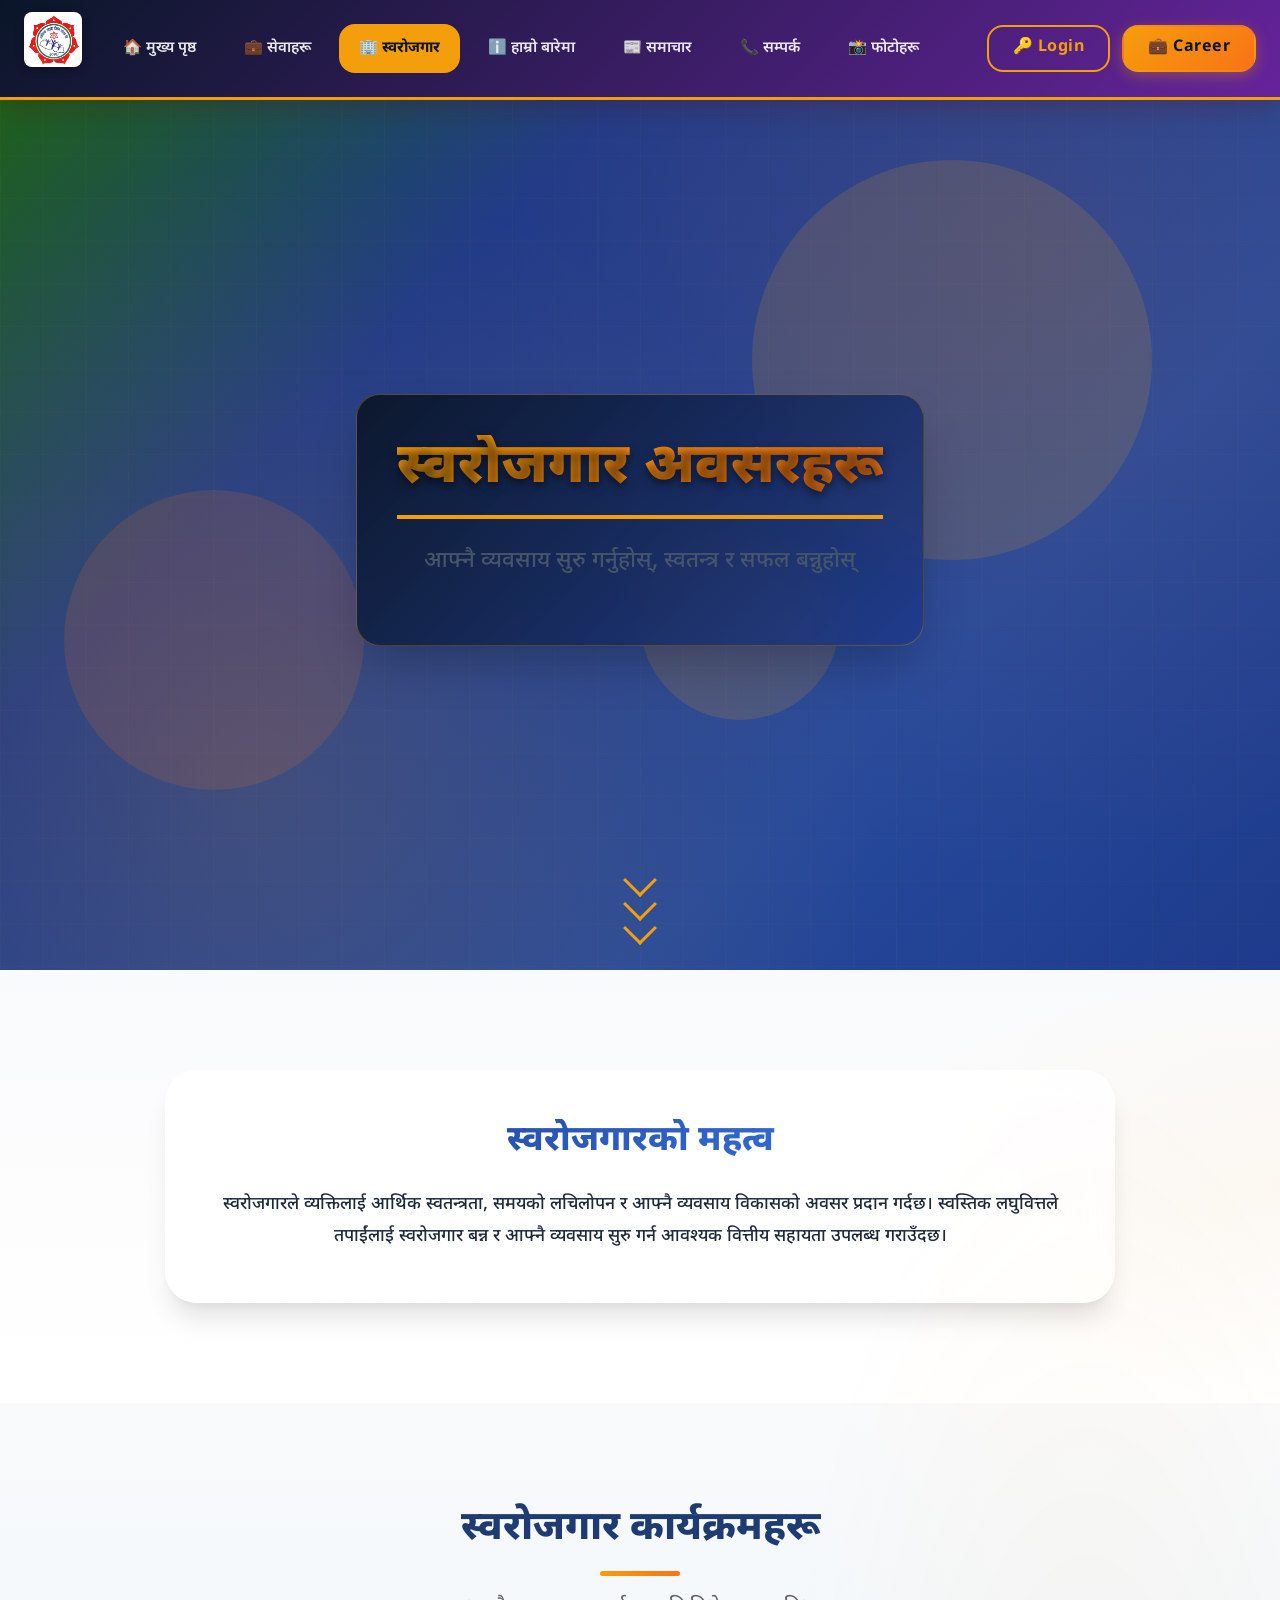
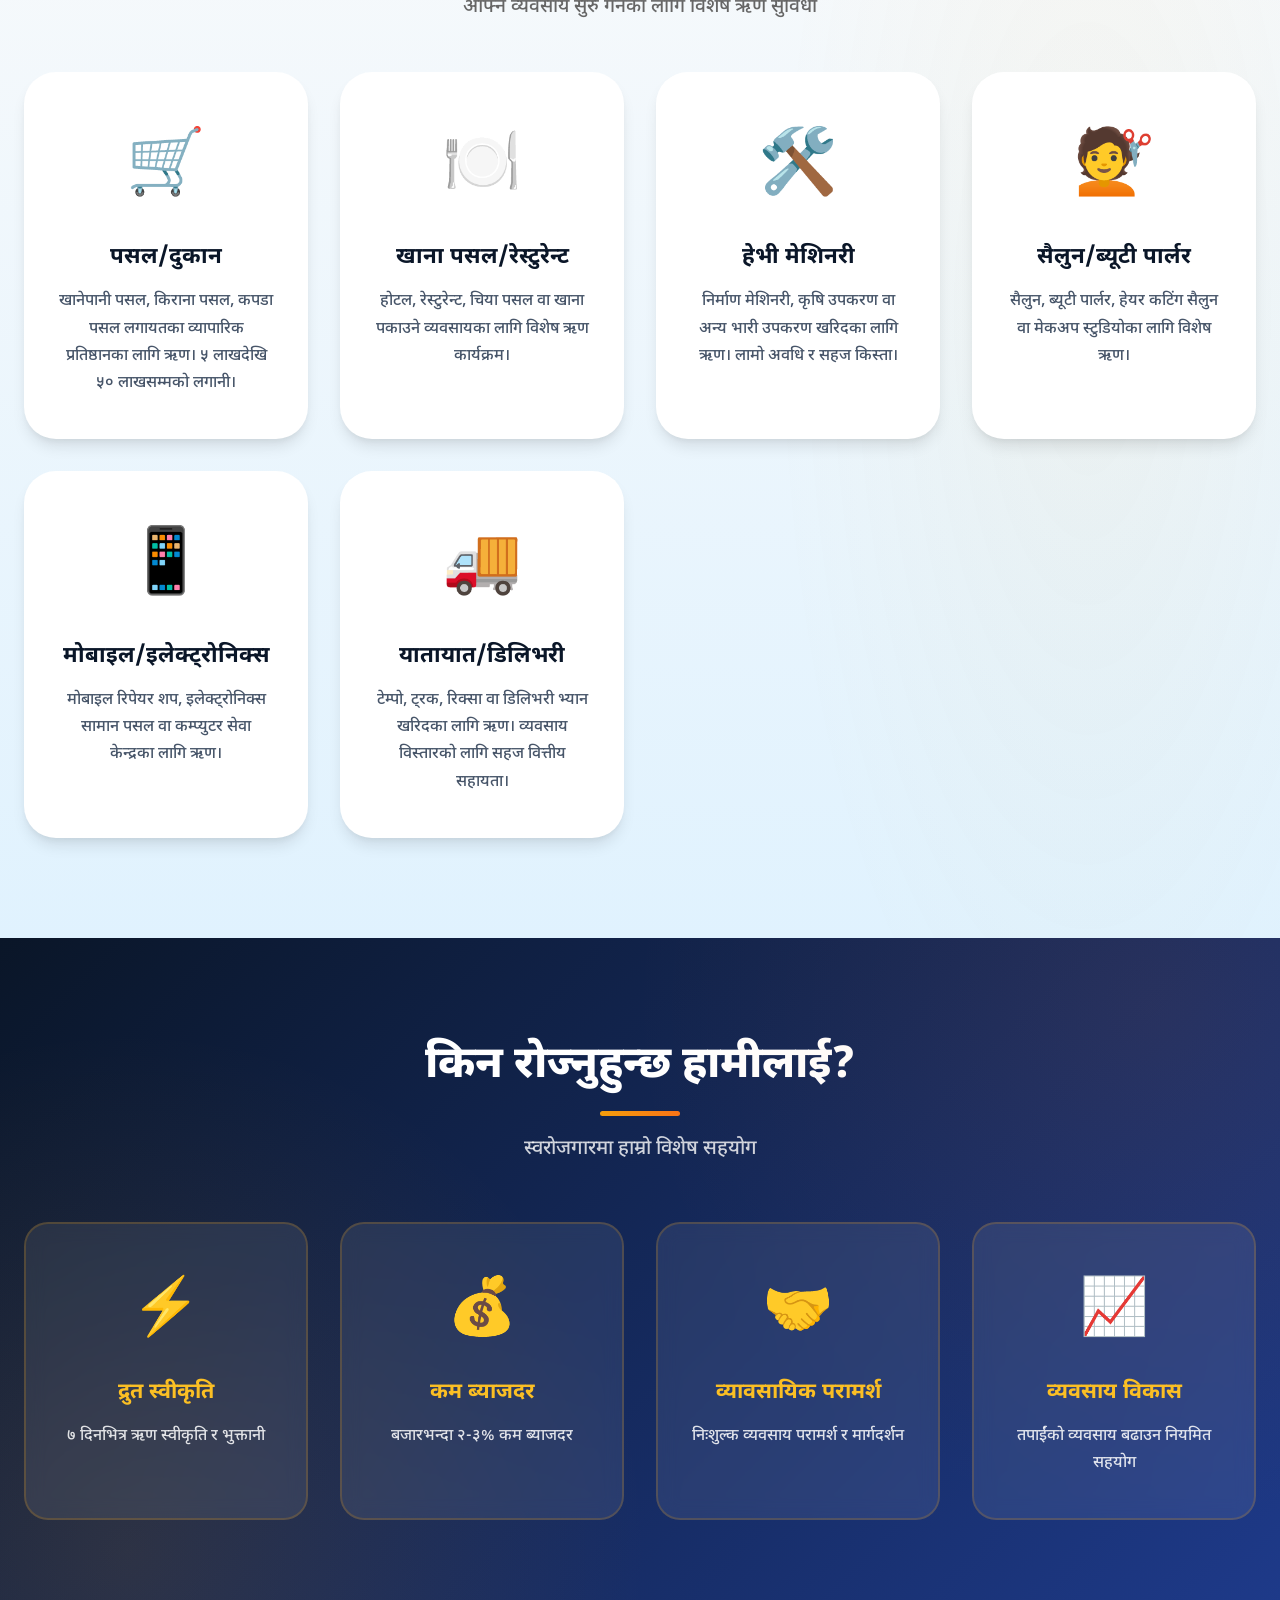
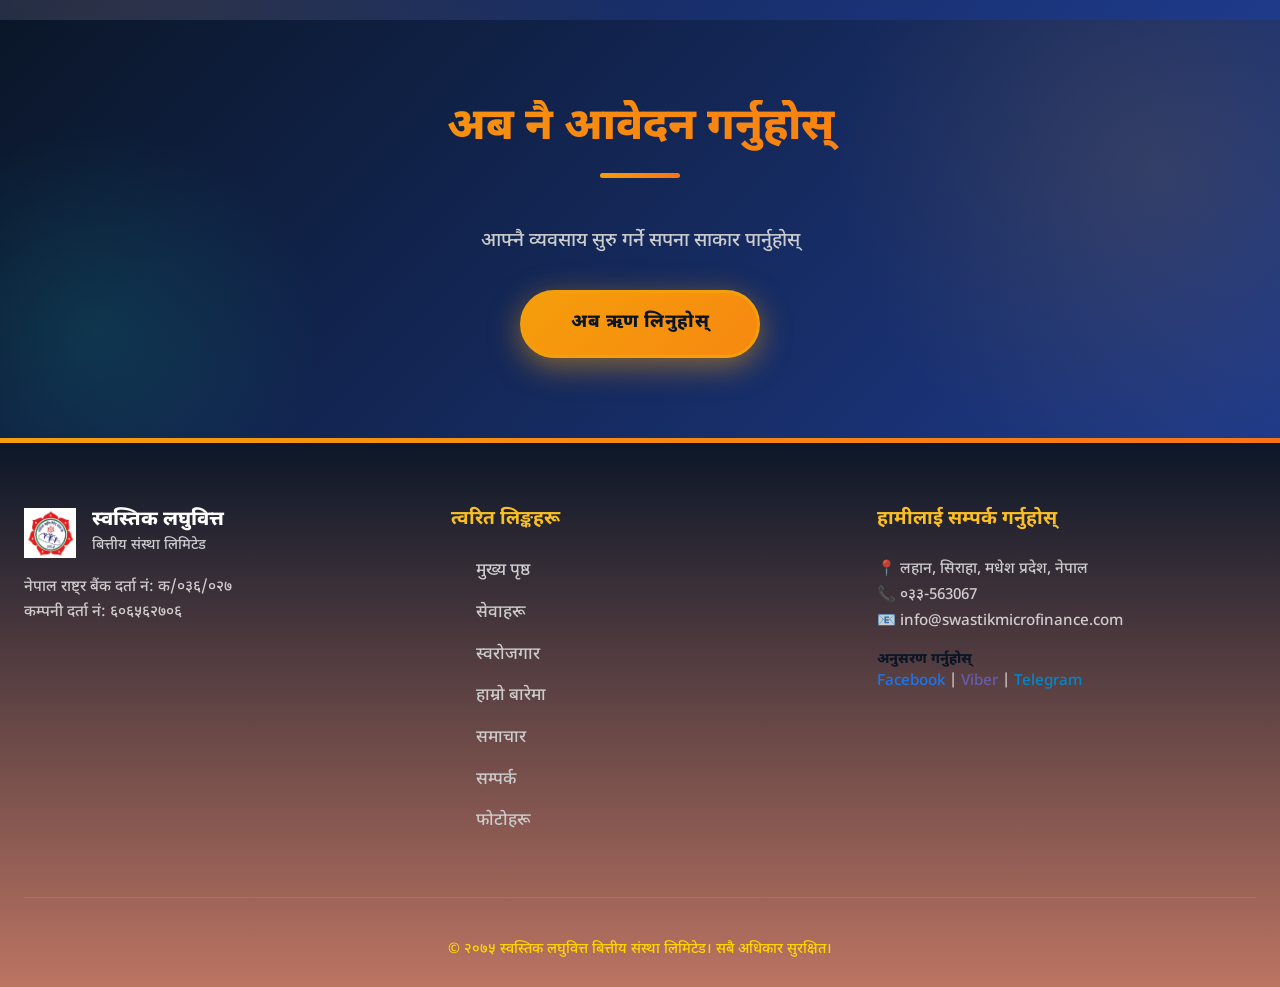
<file: self.html>
<!DOCTYPE html>
<html lang="ne" dir="ltr">
<head>
    <meta charset="UTF-8">
    <meta name="viewport" content="width=device-width, initial-scale=1.0">
    <title>स्वरोजगार | स्वस्तिक लघुवित्त बित्तीय संस्था लिमिटेड</title>
    <link href="https://fonts.googleapis.com/css2?family=Noto+Sans+Devanagari:wght@300;400;500;700&display=swap" rel="stylesheet">
    <link rel="stylesheet" href="style.css">
    <link rel="icon" type="image/png" href="logo.png">
</head>
<body>
    <!-- Preloader -->
    <div class="preloader" id="preloader">
        <div class="preloader-logo">
            <img src="logo.png" alt="स्वस्तिक लघुवित्त">
        </div>
        <div class="preloader-text">स्वस्तिक लघुवित्त</div>
        <div class="preloader-spinner"></div>
    </div>

    <!-- Header -->
    <header>
        <nav>
            <div class="logo">
                <a href="index.html">
                    <img src="logo.png" alt="स्वस्तिक लघुवित्त बित्तीय संस्था लिमिटेड">
                </a>
            </div>
            <div class="nav-container">
                <ul class="nav-links">
                    <li><a href="index.html">🏠 मुख्य पृष्ठ</a></li>
                    <li><a href="Service.html">💼 सेवाहरू</a></li>
                    <li><a href="self.html" class="active">🏢 स्वरोजगार</a></li>
                    <li><a href="about.html">ℹ️ हाम्रो बारेमा</a></li>
                    <li><a href="news.html">📰 समाचार</a></li>
                    <li><a href="contact.php">📞 सम्पर्क</a></li>
                    <li><a href="photos.html">📸 फोटोहरू</a></li>
                </ul>
                <div class="auth-buttons">
                    <a href="login.html" class="btn-login">🔑 Login</a>
                    <a href="career.html" class="btn-career">💼 Career</a>
                </div>
            </div>
            <div class="hamburger">
                <span></span>
                <span></span>
                <span></span>
            </div>
        </nav>
    </header>

    <!-- Hero -->
    <section class="hero">
        <!-- Floating Shapes -->
        <div class="hero-shape hero-shape-1"></div>
        <div class="hero-shape hero-shape-2"></div>
        <div class="hero-shape hero-shape-3"></div>
        
        <div class="container">
            <div class="glass-dark" style="padding: 2.5rem; display: inline-block; max-width: 900px;">
                <h1 class="fade-in gradient-text">स्वरोजगार अवसरहरू</h1>
                <p style="font-size: 1.4rem; margin-bottom: 1.5rem;">आफ्नै व्यवसाय सुरु गर्नुहोस्, स्वतन्त्र र सफल बन्नुहोस्</p>
            </div>
        </div>
        
        <!-- Scroll Indicator -->
        <div class="scroll-indicator">
            <span></span>
            <span></span>
            <span></span>
        </div>
    </section>

    <!-- Vision & Mission -->
    <section class="vision-mission">
        <div class="container">
            <div class="glass-card">
                <h2 class="gradient-text-blue">स्वरोजगारको महत्व</h2>
                <p>
                    स्वरोजगारले व्यक्तिलाई आर्थिक स्वतन्त्रता, समयको लचिलोपन र आफ्नै व्यवसाय विकासको अवसर प्रदान गर्दछ। स्वस्तिक लघुवित्तले तपाईंलाई स्वरोजगार बन्न र आफ्नै व्यवसाय सुरु गर्न आवश्यक वित्तीय सहायता उपलब्ध गराउँदछ।
                </p>
            </div>
        </div>
    </section>

    <section class="services">
        <div class="container">
            <h2 style="text-align: center; font-size: 2.5rem; margin-bottom: 1rem; color: #1e3c72;">स्वरोजगार कार्यक्रमहरू</h2>
            <p style="text-align: center; font-size: 1.2rem; color: #666; margin-bottom: 3rem;">आफ्नै व्यवसाय सुरु गर्नका लागि विशेष ऋण सुविधा</p>
            <div class="service-grid">
                <div class="service-card fade-in">
                    <div class="service-icon">🛒</div>
                    <h3>पसल/दुकान</h3>
                    <p>खानेपानी पसल, किराना पसल, कपडा पसल लगायतका व्यापारिक प्रतिष्ठानका लागि ऋण। ५ लाखदेखि ५० लाखसम्मको लगानी।</p>
                </div>
                <div class="service-card fade-in">
                    <div class="service-icon">🍽️</div>
                    <h3>खाना पसल/रेस्टुरेन्ट</h3>
                    <p>होटल, रेस्टुरेन्ट, चिया पसल वा खाना पकाउने व्यवसायका लागि विशेष ऋण कार्यक्रम।</p>
                </div>
                <div class="service-card fade-in">
                    <div class="service-icon">🛠️</div>
                    <h3>हेभी मेशिनरी</h3>
                    <p>निर्माण मेशिनरी, कृषि उपकरण वा अन्य भारी उपकरण खरिदका लागि ऋण। लामो अवधि र सहज किस्ता।</p>
                </div>
                <div class="service-card fade-in">
                    <div class="service-icon">💇</div>
                    <h3>सैलुन/ब्यूटी पार्लर</h3>
                    <p>सैलुन, ब्यूटी पार्लर, हेयर कटिंग सैलुन वा मेकअप स्टुडियोका लागि विशेष ऋण।</p>
                </div>
                <div class="service-card fade-in">
                    <div class="service-icon">📱</div>
                    <h3>मोबाइल/इलेक्ट्रोनिक्स</h3>
                    <p>मोबाइल रिपेयर शप, इलेक्ट्रोनिक्स सामान पसल वा कम्प्युटर सेवा केन्द्रका लागि ऋण।</p>
                </div>
                <div class="service-card fade-in">
                    <div class="service-icon">🚚</div>
                    <h3>यातायात/डिलिभरी</h3>
                    <p>टेम्पो, ट्रक, रिक्सा वा डिलिभरी भ्यान खरिदका लागि ऋण। व्यवसाय विस्तारको लागि सहज वित्तीय सहायता।</p>
                </div>
            </div>
        </div>
    </section>

    <!-- Why Choose Us for Self Employment -->
    <section class="why-choose">
        <div class="container">
            <h2>किन रोज्नुहुन्छ हामीलाई?</h2>
            <p>स्वरोजगारमा हाम्रो विशेष सहयोग</p>
            <div class="why-grid">
                <div class="why-card fade-in">
                    <div>⚡</div>
                    <h3>द्रुत स्वीकृति</h3>
                    <p>७ दिनभित्र ऋण स्वीकृति र भुक्तानी</p>
                </div>
                <div class="why-card fade-in">
                    <div>💰</div>
                    <h3>कम ब्याजदर</h3>
                    <p>बजारभन्दा २-३% कम ब्याजदर</p>
                </div>
                <div class="why-card fade-in">
                    <div>🤝</div>
                    <h3>व्यावसायिक परामर्श</h3>
                    <p>निःशुल्क व्यवसाय परामर्श र मार्गदर्शन</p>
                </div>
                <div class="why-card fade-in">
                    <div>📈</div>
                    <h3>व्यवसाय विकास</h3>
                    <p>तपाईंको व्यवसाय बढाउन नियमित सहयोग</p>
                </div>
            </div>
        </div>
    </section>

    <!-- CTA Section -->
    <section class="contact" style="padding: 80px 0;">
        <div class="container">
            <h2 class="gradient-text">अब नै आवेदन गर्नुहोस्</h2>
            <p style="text-align: center; font-size: 1.2rem; color: #ccc; margin-bottom: 2rem;">आफ्नै व्यवसाय सुरु गर्ने सपना साकार पार्नुहोस्</p>
            <div style="text-align: center;">
                <a href="contact.php" class="cta-btn">अब ऋण लिनुहोस्</a>
            </div>
        </div>
    </section>

    <!-- Footer -->
    <footer>
        <div class="container">
            <div class="footer-content">
                <div>
                    <div style="display: flex; align-items: center; margin-bottom: 1rem;">
                        <img src="logo.png" alt="स्वस्तिक" style="height: 50px; width: auto;">
                        <div style="margin-left: 1rem;">
                            <h3 style="margin: 0; color: white;">स्वस्तिक लघुवित्त</h3>
                            <p style="margin: 0; color: #ccc; font-size: 0.9rem;">बित्तीय संस्था लिमिटेड</p>
                        </div>
                    </div>
                    <p>नेपाल राष्ट्र बैंक दर्ता नं: क/०३६/०२७<br>कम्पनी दर्ता नं: ६०६५६२७०६</p>
                </div>
                <div>
                    <h4>त्वरित लिङ्कहरू</h4>
                    <ul style="list-style: none;">
                        <li><a href="index.html" style="color: #ccc; text-decoration: none;">मुख्य पृष्ठ</a></li>
                        <li><a href="Service.html" style="color: #ccc; text-decoration: none;">सेवाहरू</a></li>
                        <li><a href="self.html" style="color: #ccc; text-decoration: none;">स्वरोजगार</a></li>
                        <li><a href="about.html" style="color: #ccc; text-decoration: none;">हाम्रो बारेमा</a></li>
                        <li><a href="news.html" style="color: #ccc; text-decoration: none;">समाचार</a></li>
                        <li><a href="contact.php" style="color: #ccc; text-decoration: none;">सम्पर्क</a></li>
                        <li><a href="photos.html" style="color: #ccc; text-decoration: none;">फोटोहरू</a></li>
                    </ul>
                </div>
                <div>
                    <h4>हामीलाई सम्पर्क गर्नुहोस्</h4>
                    <p>📍 लहान, सिराहा, मधेश प्रदेश, नेपाल<br>📞 ०३३-563067<br>📧 info@swastikmicrofinance.com</p>
                    <div style="margin-top: 1rem;">
                        <h5>अनुसरण गर्नुहोस्</h5>
                        <p><a href="https://facebook.com/swastiklaghubitta" target="_blank" style="color: #1877F2;">Facebook</a> | <a href="https://viber.com" target="_blank" style="color: #665CAC;">Viber</a> | <a href="https://t.me/swastiklaghubitta" target="_blank" style="color: #0088CC;">Telegram</a></p>
                    </div>
                </div>
            </div>
            <div class="footer-bottom">
                <p style="color: #FFD700;">&copy; २०७५ स्वस्तिक लघुवित्त बित्तीय संस्था लिमिटेड। सबै अधिकार सुरक्षित।</p>
            </div>
        </div>
    </footer>

    <script>
        // Preloader
        window.addEventListener('load', function() {
            setTimeout(function() {
                document.getElementById('preloader').classList.add('fade-out');
            }, 1500);
        });

        // Mobile menu toggle
        const hamburger = document.querySelector('.hamburger');
        const navLinks = document.querySelector('.nav-links');
        hamburger.addEventListener('click', () => {
            navLinks.classList.toggle('active');
        });

        // Smooth scrolling
        document.querySelectorAll('a[href^="#"]').forEach(anchor => {
            anchor.addEventListener('click', function (e) {
                e.preventDefault();
                document.querySelector(this.getAttribute('href')).scrollIntoView({
                    behavior: 'smooth'
                });
            });
        });

        // Fade in animation on scroll
        const observer = new IntersectionObserver((entries) => {
            entries.forEach(entry => {
                if (entry.isIntersecting) {
                    entry.target.style.opacity = '1';
                    entry.target.style.transform = 'translateY(0)';
                }
            });
        }, { threshold: 0.1 });

        document.querySelectorAll('.fade-in').forEach(el => {
            el.style.opacity = '0';
            el.style.transform = 'translateY(30px)';
            el.style.transition = 'opacity 0.6s ease, transform 0.6s ease';
            observer.observe(el);
        });
    </script>
</body>
</html>
</file>
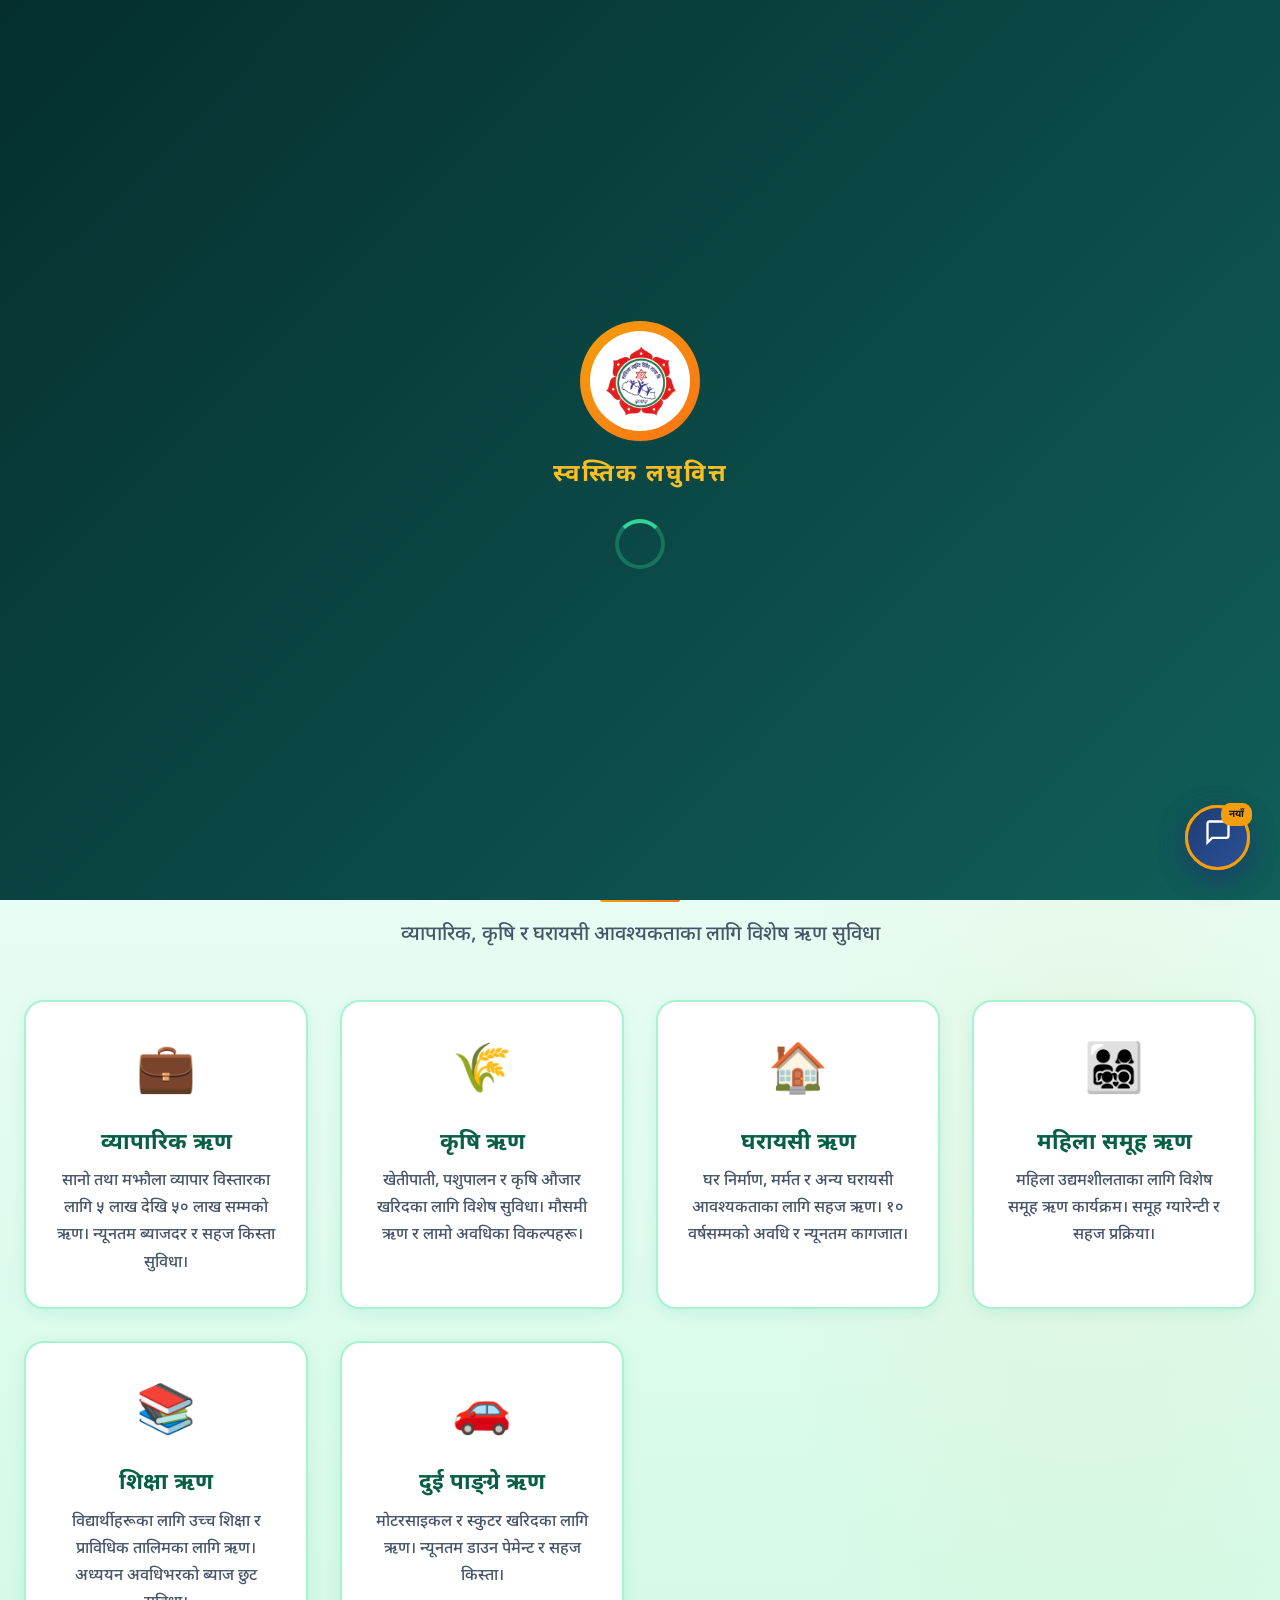
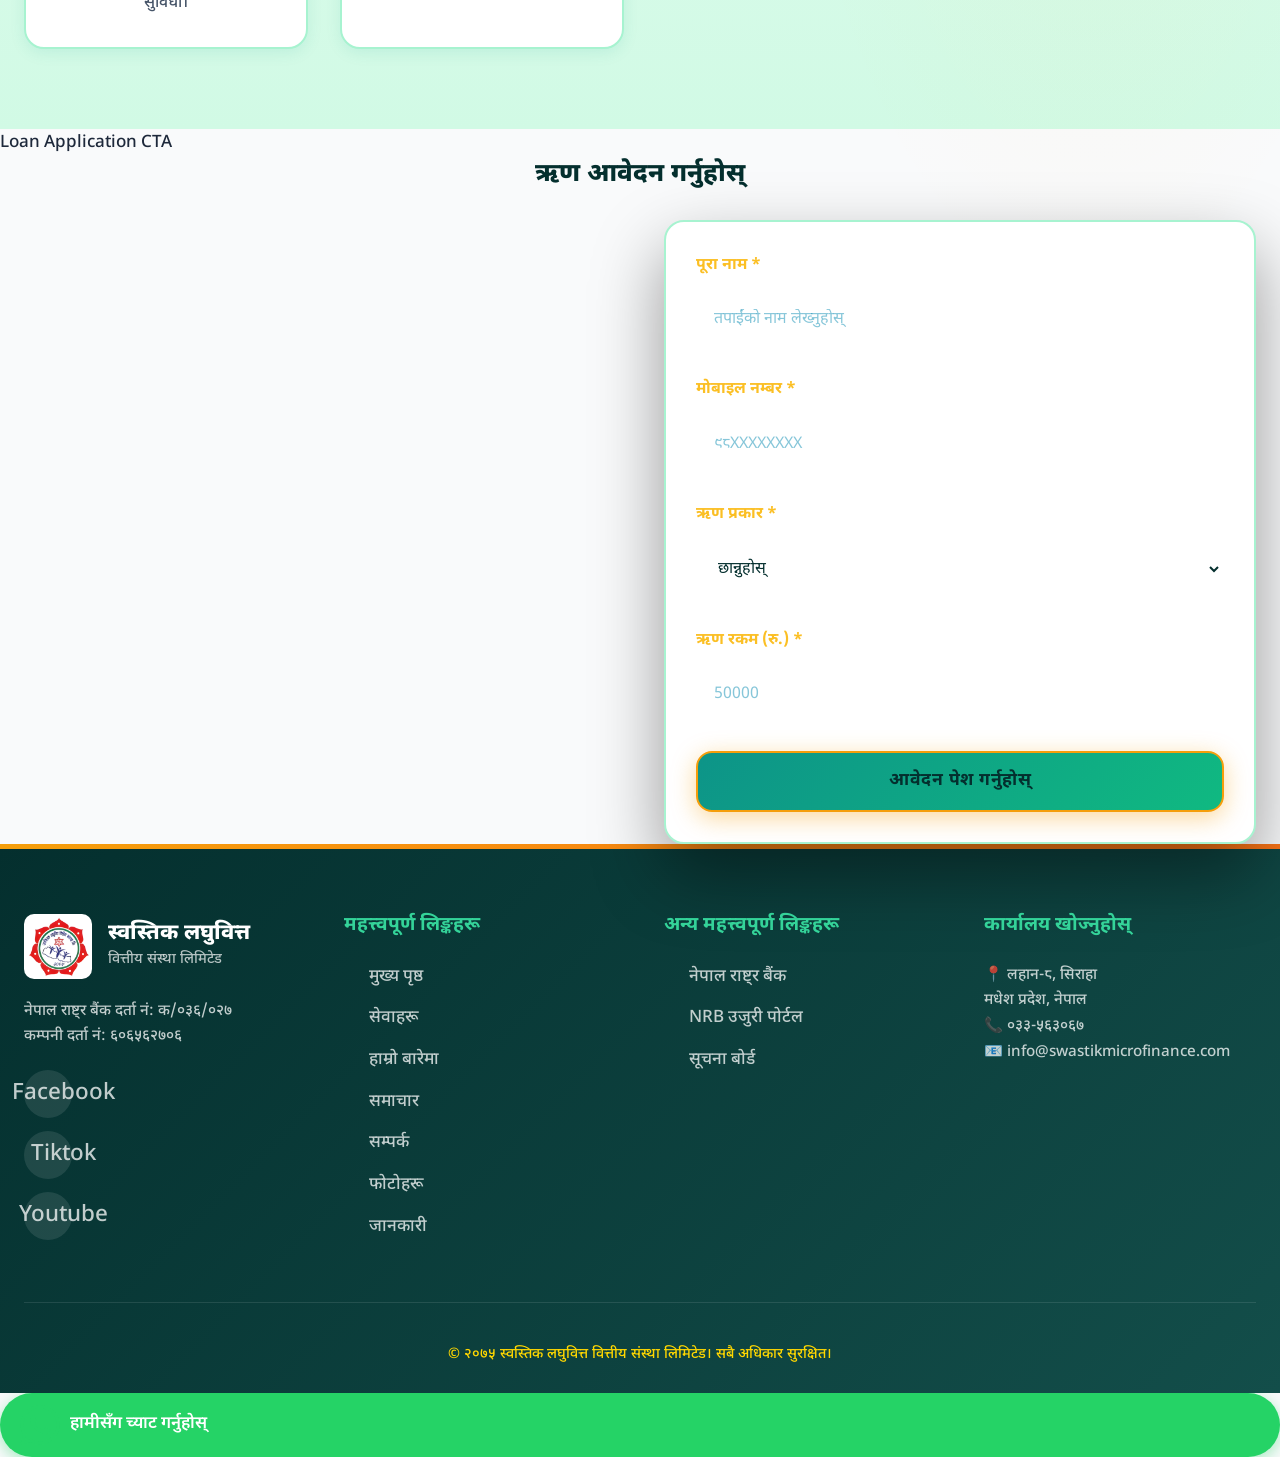
<file: Service.html>
<!DOCTYPE html>
<html lang="ne" dir="ltr">
<head>
    <meta charset="UTF-8">
    <meta name="viewport" content="width=device-width, initial-scale=1.0">
    <title>सेवाहरू | स्वस्तिक लघुवित्त वित्तीय संस्था लिमिटेड</title>
    <link href="https://fonts.googleapis.com/css2?family=Noto+Sans+Devanagari:wght@300;400;500;700&display=swap" rel="stylesheet">
    <link rel="stylesheet" href="style.css">
    <link rel="icon" type="image/png" href="logo.png">
    <!-- Common JavaScript -->
    <script src="common.js"></script>
    <style>
        /* ========================================
           UNIQUE GREEN/TEAL THEME FOR SERVICES PAGE
           ======================================== */
        
        /* Override CSS Variables for Green/Teal Theme */
        :root {
            --primary-dark: #042f2e;
            --primary-teal: #0d9488;
            --primary-green: #10b981;
            --primary-light: #34d399;
            --accent-gold: #f59e0b;
            --accent-lime: #84cc16;
        }

        /* Header - Teal/Green Theme */
        header {
            background: linear-gradient(135deg, #042f2e 0%, #115e59 100%);
        }

        header.scrolled {
            background: linear-gradient(135deg, #042f2e 0%, #115e59 100%);
            box-shadow: 0 4px 20px rgba(13, 148, 136, 0.3);
        }

        .nav-links a:hover, 
        .nav-links a.active {
            background: linear-gradient(135deg, #0d9488, #10b981);
            color: white !important;
        }

        .btn-login {
            background: linear-gradient(135deg, #0d9488, #10b981);
        }

        .btn-career {
            background: linear-gradient(135deg, #84cc16, #22c55e);
        }

        /* Hero Section - Teal/Green Theme */
        .services-hero {
            background: linear-gradient(135deg, #042f2e 0%, #134e4a 50%, #115e59 100%);
            min-height: 60vh;
            position: relative;
            overflow: hidden;
        }

        .services-hero::before {
            content: '';
            position: absolute;
            top: 0;
            left: 0;
            right: 0;
            bottom: 0;
            background: 
                radial-gradient(circle at 20% 80%, rgba(13, 148, 136, 0.3) 0%, transparent 50%),
                radial-gradient(circle at 80% 20%, rgba(52, 211, 153, 0.2) 0%, transparent 50%),
                radial-gradient(circle at 40% 40%, rgba(16, 185, 129, 0.2) 0%, transparent 40%);
            animation: teal-aurora 15s ease-in-out infinite;
        }

        @keyframes teal-aurora {
            0%, 100% { opacity: 0.8; transform: scale(1); }
            50% { opacity: 1; transform: scale(1.1); }
        }

        .hero-shape {
            background: linear-gradient(135deg, rgba(13, 148, 136, 0.6), rgba(16, 185, 129, 0.3));
            border: 2px solid rgba(52, 211, 153, 0.5);
        }

        .glass-dark {
            background: rgba(13, 148, 136, 0.15);
            backdrop-filter: blur(20px);
            border: 1px solid rgba(52, 211, 153, 0.3);
            border-radius: 20px;
        }

        .gradient-text {
            background: linear-gradient(135deg, #34d399, #6ee7b7, #f59e0b);
            -webkit-background-clip: text;
            -webkit-text-fill-color: transparent;
            background-clip: text;
        }

        .services-hero-badge {
            background: linear-gradient(135deg, #0d9488, #10b981);
            color: white;
            padding: 8px 20px;
            border-radius: 25px;
            font-size: 14px;
            font-weight: 600;
            display: inline-block;
            margin-bottom: 15px;
            box-shadow: 0 4px 15px rgba(13, 148, 136, 0.4);
        }

        .services-hero-features {
            display: flex;
            gap: 20px;
            margin-bottom: 25px;
            flex-wrap: wrap;
        }

        .hero-feature {
            display: flex;
            align-items: center;
            gap: 8px;
            color: #6ee7b7;
            font-weight: 500;
        }

        .feature-icon {
            width: 24px;
            height: 24px;
            background: linear-gradient(135deg, #0d9488, #10b981);
            border-radius: 50%;
            display: flex;
            align-items: center;
            justify-content: center;
            color: white;
            font-size: 12px;
        }

        /* Scroll Indicator - Teal */
        .scroll-indicator span {
            background: linear-gradient(135deg, #34d399, #6ee7b7);
        }

        /* Services Section */
        .services {
            background: linear-gradient(180deg, #ecfdf5 0%, #d1fae5 100%);
            padding: 80px 0;
        }

        .services h2 {
            color: #065f46;
            font-size: 2.5rem;
        }

        .service-card {
            background: white;
            border: 2px solid #a7f3d0;
            border-radius: 20px;
            padding: 30px;
            transition: all 0.4s ease;
            box-shadow: 0 4px 15px rgba(13, 148, 136, 0.1);
        }

        .service-card:hover {
            transform: translateY(-10px);
            border-color: #10b981;
            box-shadow: 0 15px 40px rgba(13, 148, 136, 0.2);
        }

        .service-icon {
            font-size: 3rem;
            margin-bottom: 15px;
        }

        .service-card h3 {
            color: #065f46;
            margin-bottom: 10px;
        }

        /* Loan Application Section */
        #loan-application {
            background: linear-gradient(180deg, #ffffff 0%, #ecfdf5 100%);
            padding: 80px 0;
        }

        #loan-application h2 {
            background: linear-gradient(135deg, #0d9488, #84cc16);
            -webkit-background-clip: text;
            -webkit-text-fill-color: transparent;
            background-clip: text;
        }

        .contact-form {
            background: white;
            border: 2px solid #a7f3d0;
            border-radius: 20px;
            padding: 30px;
        }

        .submit-btn {
            background: linear-gradient(135deg, #0d9488, #10b981);
        }

        .submit-btn:hover {
            background: linear-gradient(135deg, #84cc16, #22c55e);
        }

        /* Footer - Teal Theme */
        footer {
            background: linear-gradient(135deg, #042f2e 0%, #134e4a 100%);
        }

        footer h4 {
            color: #34d399;
        }

        footer a:hover {
            color: #34d399;
        }

        /* Preloader - Teal */
        .preloader {
            background: linear-gradient(135deg, #042f2e 0%, #115e59 100%);
        }

        .preloader-spinner {
            border: 4px solid rgba(52, 211, 153, 0.3);
            border-top: 4px solid #34d399;
        }

        /* CTA Buttons */
        .cta-btn {
            background: linear-gradient(135deg, #0d9488, #10b981);
        }

        .cta-btn:hover {
            background: linear-gradient(135deg, #84cc16, #22c55e);
        }

        .btn-link-outline {
            border: 2px solid #34d399;
            color: #34d399;
        }

        .btn-link-outline:hover {
            background: #34d399;
            color: #042f2e;
        }

        /* Mobile Responsive */
        @media (max-width: 768px) {
            .service-grid {
                grid-template-columns: 1fr;
            }
            
            .services-hero-features {
                flex-direction: column;
                gap: 10px;
            }
        }
    </style>
</head>
<body>
    <!-- Left Sidebar - Live Date & Time -->
    <div class="right-sidebar">
        <div class="sidebar-card datetime-card">
            <h3>🕐 वर्तमान समय</h3>
            <div id="datetime-display"></div>
        </div>
        
        <!-- Quick Info Card -->
        <!-- <div class="sidebar-card">
            <h3>📌 आजको दिन</h3>
            <div class="sidebar-info">
                <span class="sidebar-icon">🏆</span>
                <div class="info-text">
                    <h4>स्वागत छ</h4>
                    <p>स्वस्तिक लघुवित्त</p>
                </div>
            </div>
        </div> -->
        
        <!-- Quick Links Card
        <div class="sidebar-card">
            <h3>⚡ छिटो लिंकहरू</h3>
            <div class="sidebar-info">
                <span class="sidebar-icon">💰</span>
                <div class="info-text">
                    <h4>ऋण आवेदन</h4>
                    <p><a href="#loan-application" style="color: #f59e0b;">अभी आवेदन गर्नुहोस्</a></p>
                </div>
            </div>
            <div class="sidebar-info">
                <span class="sidebar-icon">📊</span>
                <div class="info-text">
                    <h4>EMI क्यालकुलेटर</h4>
                    <p><a href="index.html#calculator" style="color: #f59e0b;">हिसाब गर्नुहोस्</a></p>
                </div>
            </div> -->
        </div>
    </div>

    <!-- Preloader -->
    <div class="preloader" id="preloader">
        <div class="preloader-logo">
            <img src="logo.png" alt="स्वस्तिक लघुवित्त">
        </div>
        <div class="preloader-text">स्वस्तिक लघुवित्त</div>
        <div class="preloader-spinner"></div>
    </div>

    <!-- Header -->
    <header>
        <nav>
            <div class="logo">
                <a href="index.html">
                    <img src="logo.png" alt="स्वस्तिक लघुवित्त वित्तीय संस्था लिमिटेड">
                </a>
            </div>
            <div class="nav-container">
                <ul class="nav-links">
                    <li><a href="index.html">🏠 मुख्य पृष्ठ</a></li>
                    <li><a href="Service.html" class="active">💼 सेवाहरू</a></li>
                    <li><a href="about.html">ℹ️ हाम्रो बारेमा</a></li>
                    <li><a href="news.html">📰 समाचार</a></li>
                    <li><a href="contact.html">📞 सम्पर्क</a></li>
                    <li><a href="photos.html">📸 फोटोहरू</a></li>
                    <li><a href="information.html">📋 जानकारी</a></li>
                </ul>
                <div class="auth-buttons">
                    <!-- Date Time Display -->
                    <!-- <div id="datetime-display" style="
                        background: rgba(255,255,255,0.15);
                        padding: 8px 15px;
                        border-radius: 20px;
                        font-size: 0.85rem;
                        font-weight: 600;
                        margin-right: 10px;
                        white-space: nowrap;
                    "></div> -->
                    <!-- <a href="login.html" class="btn-login">🔑 Login</a> -->
                    <a href="career.html" class="btn-career">💼 Career</a>
                </div>
            </div>
            <div class="hamburger">
                <span></span>
                <span></span>
                <span></span>
            </div>
        </nav>
    </header>

    <!-- Hero Section - UNIQUE for Services Page -->
    <section class="hero services-hero">
        <!-- Floating Shapes -->
        <div class="hero-shape hero-shape-1"></div>
        <div class="hero-shape hero-shape-2"></div>
        <div class="hero-shape hero-shape-3"></div>
        
        <!-- Service-specific decorative elements -->
        <div class="service-hero-decoration">
            <div class="decoration-circle decoration-circle-1"></div>
            <div class="decoration-circle decoration-circle-2"></div>
            <div class="decoration-circle decoration-circle-3"></div>
        </div>
        
        <div class="container">
            <div class="glass-dark services-hero-content" style="padding: 2.5rem; display: inline-block; max-width: 900px;">
                <div class="services-hero-badge">💼 विशेष सेवा</div>
                <h1 class="fade-in gradient-text">हाम्रा सेवाहरू</h1>
                <p class="gradient-text" style="font-size: 1.4rem; margin-bottom: 1.5rem; ">तपाईंको आर्थिक आवश्यकताका लागि विशेष डिजाइन गरिएका ऋण सुविधाहरू</p>
                <p class="gradient-text" style="font-size: 1.1rem; line-height: 1.8; margin-bottom: 1.5rem;">स्वस्तिक लघुवित्त वित्तीय संस्था लिमिटेडले तपाईंको व्यापार, कृषि, घरायसी र अन्य आर्थिक आवश्यकताका लागि विशेष ऋण कार्यक्रमहरू संचालन गर्दछ।</p>
                
                <!-- Unique features list for Services page -->
                <div class="services-hero-features">
                    <div class="hero-feature">
                        <span class="feature-icon">✓</span>
                        <span>द्रुत स्वीकृति</span>
                    </div>
                    <div class="hero-feature">
                        <span class="feature-icon">✓</span>
                        <span>कम ब्याजदर</span>
                    </div>
                    <div class="hero-feature">
                        <span class="feature-icon">✓</span>
                        <span>सहज किस्ता</span>
                    </div>
                </div>
                
                <div class="hero-buttons">
                    <a href="#loan-application" class="cta-btn">अब ऋण लिनुहोस्</a>
                    <a href="#services" class="btn-link-outline">सेवाहरू हेर्नुहोस्</a>
                </div>
            </div>
        </div>
        
        <!-- Scroll Indicator -->
        <div class="scroll-indicator">
            <span></span>
            <span></span>
            <span></span>
        </div>
    </section>

    <!-- Services Section -->
    <section id="services" class="services">
        <div class="container">
            <h2 class="gradient-text">हाम्रा मुख्य सेवाहरू</h2>
            <p>व्यापारिक, कृषि र घरायसी आवश्यकताका लागि विशेष ऋण सुविधा</p>
            <div class="service-grid">
                <div class="service-card fade-in">
                    <div class="service-icon">💼</div>
                    <h3>व्यापारिक ऋण</h3>
                    <p>सानो तथा मझौला व्यापार विस्तारका लागि ५ लाख देखि ५० लाख सम्मको ऋण। न्यूनतम ब्याजदर र सहज किस्ता सुविधा।</p>
                </div>
                <div class="service-card fade-in">
                    <div class="service-icon">🌾</div>
                    <h3>कृषि ऋण</h3>
                    <p>खेतीपाती, पशुपालन र कृषि औजार खरिदका लागि विशेष सुविधा। मौसमी ऋण र लामो अवधिका विकल्पहरू।</p>
                </div>
                <div class="service-card fade-in">
                    <div class="service-icon">🏠</div>
                    <h3>घरायसी ऋण</h3>
                    <p>घर निर्माण, मर्मत र अन्य घरायसी आवश्यकताका लागि सहज ऋण। १० वर्षसम्मको अवधि र न्यूनतम कागजात।</p>
                </div>
                <div class="service-card fade-in">
                    <div class="service-icon">👨‍👩‍👧‍👦</div>
                    <h3>महिला समूह ऋण</h3>
                    <p>महिला उद्यमशीलताका लागि विशेष समूह ऋण कार्यक्रम। समूह ग्यारेन्टी र सहज प्रक्रिया।</p>
                </div>
                <div class="service-card fade-in">
                    <div class="service-icon">📚</div>
                    <h3>शिक्षा ऋण</h3>
                    <p>विद्यार्थीहरूका लागि उच्च शिक्षा र प्राविधिक तालिमका लागि ऋण। अध्ययन अवधिभरको ब्याज छुट सुविधा।</p>
                </div>
                <div class="service-card fade-in">
                    <div class="service-icon">🚗</div>
                    <h3>दुई पाङ्ग्रे ऋण</h3>
                    <p>मोटरसाइकल र स्कुटर खरिदका लागि ऋण। न्यूनतम डाउन पेमेन्ट र सहज किस्ता।</p>
                </div>
            </div>
        </div>
    </section>

    Loan Application CTA
        <div class="gradient-orb gradient-orb-3"></div>
        <div class="container">
         <center><h2>ऋण आवेदन गर्नुहोस्</h2> </center>  
         <br> 
            <div class="contact-grid">
                <div class="info-grid">
                    <!-- <div class="info-item">
                        <h3>🏢 मुख्य कार्यालय</h3>
                        <p>लहान नगरपालिका<br>लहान, सिराहा, मधेश प्रदेश, नेपाल</p>
                        <p>📞 फोन: ०३३-५६३०६७<br>📧 ईमेल: info@swastikmicrofinance.com</p>
                    </div> -->
                    <!-- <div class="info-item">
                        <h3>🕒 कार्य समय</h3>
                        <p>सोम-शुक्र: १०:०० AM - ५:०० PM<br>शनिबार: ११:०० AM - २:०० PM</p>
                        <p>बिदा: आइतबार</p>
                    </div>
                    <div class="info-item">
                        <h3>📱 अन्य शाखाहरू</h3>
                        <p>भक्तपुर | ललितपुर | काभ्रे<br>धुलिखेल | पनौती</p>
                    </div> -->
                </div>
                <form class="contact-form glass" onsubmit="submitApplication(event)">
                    <div class="form-group">
                        <label>पूरा नाम *</label>
                        <input type="text" id="name" placeholder="तपाईंको नाम लेख्नुहोस्" required>
                    </div>
                    <div class="form-group">
                        <label>मोबाइल नम्बर *</label>
                        <input type="tel" id="phone" placeholder="९८XXXXXXXX" required>
                    </div>
                    <div class="form-group">
                        <label>ऋण प्रकार *</label>
                        <select id="loan_type" required>
                            <option value="">छान्नुहोस्</option>
                            <option value="business">व्यापारिक ऋण</option>
                            <option value="agri">कृषि ऋण</option>
                            <option value="home">घरायसी ऋण</option>
                            <option value="women">महिला समूह ऋण</option>
                            <option value="education">शिक्षा ऋण</option>
                            <option value="vehicle">दुई पाङ्ग्रे ऋण</option>
                        </select>
                    </div>
                    <div class="form-group">
                        <label>ऋण रकम (रु.) *</label>
                        <input type="number" id="amount" placeholder="50000" min="50000" max="5000000" required>
                    </div>
                    <button type="submit" class="submit-btn">आवेदन पेश गर्नुहोस्</button>
                </form>
            </div>
        </div>
    </section>

    <!-- Footer -->
    <footer>
        <div class="container">
            <div class="footer-content">
                <div>
                    <div class="footer-logo">
                        <img src="logo.png" alt="स्वस्तिक">
                        <div class="footer-logo-text">
                            <h3>स्वस्तिक लघुवित्त</h3>
                            <p>वित्तीय संस्था लिमिटेड</p>
                        </div>
                    </div>
                    <p>नेपाल राष्ट्र बैंक दर्ता नं: क/०३६/०२७<br>कम्पनी दर्ता नं: ६०६५६२७०६</p>
                       <div class="social-links">
                        <ul>
                            <li><a href="https://www.facebook.com/share/18MC7VDGaR/" target="_blank">Facebook</a></li>
                            <li><a href="https://www.tiktok.com/@swastiklaghubitta?is_from_webapp=1&sender_device=pc" target="_blank">Tiktok</a></li>
                            <li><a href="https://www.youtube.com/channel/UCdu6HT8zTUpHM8_EKTUJBww" target="_blank">Youtube</a></li>
                        <!-- <a href="https://facebook.com/swastiklaghubitta" target="_blank">Facebook</a>
                        <a href="https://www.tiktok.com/@swastiklaghubitta?is_from_webapp=1&sender_device=pc" target="_blank"><span>Tiktok</span></a>
                        <a href="UCdu6HT8zTUpHM8_EKTUJBww" target="_blank"><span>Youtube</span></a> -->
                    </div>
                </div>
                <div>
                    <h4>महत्त्वपूर्ण लिङ्कहरू</h4>
                    <ul>
                        <li><a href="index.html">मुख्य पृष्ठ</a></li>
                        <li><a href="Service.html">सेवाहरू</a></li>
                        <li><a href="about.html">हाम्रो बारेमा</a></li>
                        <li><a href="news.html">समाचार</a></li>
                        <li><a href="contact.html">सम्पर्क</a></li>
                        <li><a href="photos.html">फोटोहरू</a></li>
                        <li><a href="information.html">जानकारी</a></li>
                    </ul>
                </div>
                    <div>
                    <h4> अन्य महत्त्वपूर्ण लिङ्कहरू</h4>
                    <ul>
                        <li><a href="https://www.nrb.org.np">नेपाल राष्ट्र बैंक</a></li>
                        <li><a href="https://gunaso.nrb.org.np">NRB उजुरी पोर्टल</a></li>
                        <li><a href="notice.html">सूचना बोर्ड</a></li>
                        <!-- <li><a href="about.html">हाम्रो बारेमा</a></li>
                        <li><a href="news.html">समाचार</a></li>
                        <li><a href="contact.html">सम्पर्क</a></li>
                        <li><a href="photos.html">फोटोहरू</a></li>
                        <li><a href="https://gunaso.nrb.org.np">जानकारी</a></li> -->
                         
                    </ul>
                </div>
                <div>
                    <h4>कार्यालय खोज्नुहोस्</h4>
                    <p>📍 लहान-८, सिराहा<br>मधेश प्रदेश, नेपाल</p>
                    <p>📞 ०३३-५६३०६७</p>
                    <p>📧 info@swastikmicrofinance.com</p>
                </div>
            </div>
            <div class="footer-bottom">
                <p style="color: #FFD700;">&copy; २०७५ स्वस्तिक लघुवित्त वित्तीय संस्था लिमिटेड। सबै अधिकार सुरक्षित।</p>
            </div>
        </div>
    </footer>

    <!-- WhatsApp Chat Button -->
    <div class="whatsapp-chat">
        <a href="https://wa.me/9815298144" target="_blank" class="whatsapp-btn">
            <svg viewBox="0 0 24 24" width="40" height="40">
                <path fill="#25D366" d="M17.472 14.382c-.297-.149-1.758-.867-2.03-.967-.273-.099-.471-.148-.67.15-.197.297-.767.966-.94 1.164-.173.199-.347.223-.644.075-.297-.15-1.255-.463-2.39-1.475-.883-.788-1.48-1.761-1.653-2.059-.173-.297-.018-.458.13-.606.134-.133.298-.347.446-.52.149-.174.198-.298.298-.497.099-.198.05-.371-.025-.52-.075-.149-.669-1.612-.916-2.207-.242-.579-.487-.5-.669-.51-.173-.008-.371-.01-.57-.01-.198 0-.52.074-.792.372-.272.297-1.04 1.016-1.04 2.479 0 1.462 1.065 2.875 1.213 3.074.149.198 2.096 3.2 5.077 4.487.709.306 1.262.489 1.694.625.712.227 1.36.195 1.871.118.571-.085 1.758-.719 2.006-1.413.248-.694.248-1.289.173-1.413-.074-.124-.272-.198-.57-.347m-5.421 7.403h-.004a9.87 9.87 0 01-5.031-1.378l-.361-.214-3.741.982.998-3.648-.235-.374a9.86 9.86 0 01-1.51-5.26c.001-5.45 4.436-9.884 9.888-9.884 2.64 0 5.122 1.03 6.988 2.898a9.825 9.825 0 012.893 6.994c-.003 5.45-4.437 9.884-9.885 9.884m8.413-18.297A11.815 11.815 0 0012.05 0C5.495 0 .16 5.335.157 11.892c0 2.096.547 4.142 1.588 5.945L.057 24l6.305-1.654a11.882 11.882 0 005.683 1.448h.005c6.554 0 11.89-5.335 11.893-11.893a11.821 11.821 0 00-3.48-8.413z"/>
            </svg>
            <span>हामीसँग च्याट गर्नुहोस्</span>
        </a>
    </div>

    <!-- AI Chatbot -->
    <div class="ai-chatbot" id="aiChatbot">
        <div class="ai-chatbot-toggle" id="aiChatbotToggle" onclick="toggleAIChatbot()">
            <div class="ai-chatbot-toggle-icon">
                <svg viewBox="0 0 24 24" width="28" height="28" fill="none" stroke="currentColor" stroke-width="2">
                    <path d="M21 15a2 2 0 0 1-2 2H7l-4 4V5a2 2 0 0 1 2-2h14a2 2 0 0 1 2 2z"></path>
                </svg>
            </div>
            <div class="ai-chatbot-toggle-badge" id="aiChatbotBadge">नयाँ</div>
        </div>
        
        <div class="ai-chatbot-window" id="aiChatbotWindow">
            <div class="ai-chatbot-header">
                <div class="ai-chatbot-header-info">
                    <div class="ai-chatbot-avatar">
                        <div class="ai-chatbot-avatar-inner">🤖</div>
                        <div class="ai-chatbot-status"></div>
                    </div>
                    <div class="ai-chatbot-header-text">
                        <h4>स्वस्तिक AI सहायक</h4>
                        <span>अनलाइन • तपाईंलाई मदद गर्न तयार</span>
                    </div>
                </div>
                <div class="ai-chatbot-header-actions">
                    <button class="ai-chatbot-btn" onclick="minimizeAIChatbot()" title="घटाउनुहोस्">
                        <svg viewBox="0 0 24 24" width="18" height="18" fill="none" stroke="currentColor" stroke-width="2"><line x1="5" y1="12" x2="19" y2="12"></line></svg>
                    </button>
                    <button class="ai-chatbot-btn" onclick="closeAIChatbot()" title="बन्द गर्नुहोस्">
                        <svg viewBox="0 0 24 24" width="18" height="18" fill="none" stroke="currentColor" stroke-width="2"><line x1="18" y1="6" x2="6" y2="18"></line><line x1="6" y1="6" x2="18" y2="18"></line></svg>
                    </button>
                </div>
            </div>
            
            <div class="ai-chatbot-messages" id="aiChatbotMessages">
                <div class="ai-chatbot-message ai-chatbot-message-bot">
                    <div class="ai-chatbot-message-avatar">🤖</div>
                    <div class="ai-chatbot-message-content">
                        <div class="ai-chatbot-message-bubble">
                            <p>नमस्ते! 👋</p>
                            <p>म <strong>स्वस्तिक लघुवित्तको AI सहायक</strong> हुँ।</p>
                            <p>तपाईंलाई कुन सहायता चाहिएको छ? म तपाईंको प्रश्नहरूको उत्तर दिन तयार छु। 💼</p>
                        </div>
                        <span class="ai-chatbot-message-time">अहिले</span>
                    </div>
                </div>
                
                <div class="ai-chatbot-quick-actions">
                    <p>छिटो कार्यहरू:</p>
                    <div class="ai-chatbot-quick-buttons">
                        <button class="ai-chatbot-quick-btn" onclick="quickAIReply('ऋण कसरी लिने?')">💰 ऋण कसरी लिने?</button>
                        <button class="ai-chatbot-quick-btn" onclick="quickAIReply('ब्याजदर कति छ?')">📊 ब्याजदर कति छ?</button>
                        <button class="ai-chatbot-quick-btn" onclick="quickAIReply('शाखा कार्यालय')">🏢 शाखा कार्यालय</button>
                        <button class="ai-chatbot-quick-btn" onclick="quickAIReply('आवेदन प्रक्रिया')">📝 आवेदन प्रक्रिया</button>
                    </div>
                </div>
            </div>
            
            <div class="ai-chatbot-typing" id="aiChatbotTyping" style="display: none;">
                <div class="ai-chatbot-message ai-chatbot-message-bot">
                    <div class="ai-chatbot-message-avatar">🤖</div>
                    <div class="ai-chatbot-message-content">
                        <div class="ai-chatbot-message-bubble">
                            <div class="ai-chatbot-typing-dots"><span></span><span></span><span></span></div>
                        </div>
                    </div>
                </div>
            </div>
            
            <div class="ai-chatbot-input-area">
                <div class="ai-chatbot-input-wrapper">
                    <button class="ai-chatbot-voice-btn" id="aiVoiceBtn" onclick="toggleVoiceInput()" title="आवाज़">
                        <svg viewBox="0 0 24 24" width="20" height="20" fill="none" stroke="currentColor" stroke-width="2"><path d="M12 1a3 3 0 0 0-3 3v8a3 3 0 0 0 6 0V4a3 3 0 0 0-3-3z"></path><path d="M19 10v2a7 7 0 0 1-14 0v-2"></path><line x1="12" y1="19" x2="12" y2="23"></line><line x1="8" y1="23" x2="16" y2="23"></line></svg>
                    </button>
                    <input type="text" id="aiChatbotInput" placeholder="तपाईंको प्रश्न लेख्नुहोस्..." onkeypress="handleAIChatKeyPress(event)">
                    <button class="ai-chatbot-send-btn" onclick="sendAIChatMessage()">
                        <svg viewBox="0 0 24 24" width="20" height="20" fill="none" stroke="currentColor" stroke-width="2"><line x1="22" y1="2" x2="11" y2="13"></line><polygon points="22 2 15 22 11 13 2 9 22 2"></polygon></svg>
                    </button>
                </div>
                <div class="ai-chatbot-powered"><span>🔒 सुरक्षित च्याट</span></div>
            </div>
        </div>
    </div>

    <!-- AI Chatbot Styles -->
    <style>
        .whatsapp-chat { position: fixed; bottom: 30px; left: 30px; z-index: 1000; }
        .whatsapp-btn { display: flex; align-items: center; gap: 10px; background: #25D366; color: white; padding: 12px 20px; border-radius: 50px; text-decoration: none; font-weight: 600; box-shadow: 0 4px 15px rgba(37, 211, 102, 0.4); transition: all 0.3s ease; }
        .whatsapp-btn:hover { transform: translateY(-3px); box-shadow: 0 6px 20px rgba(37, 211, 102, 0.6); }
        .ai-chatbot { position: fixed; bottom: 30px; right: 30px; z-index: 10000; font-family: 'Noto Sans Devanagari', 'Segoe UI', sans-serif; }
        .ai-chatbot-toggle { width: 65px; height: 65px; border-radius: 50%; background: linear-gradient(135deg, #1e3c72 0%, #2a5298 100%); display: flex; align-items: center; justify-content: center; cursor: pointer; box-shadow: 0 8px 25px rgba(30, 60, 114, 0.5); transition: all 0.4s; position: relative; border: 3px solid #f59e0b; }
        .ai-chatbot-toggle:hover { transform: scale(1.1); box-shadow: 0 12px 35px rgba(30, 60, 114, 0.7); }
        .ai-chatbot-toggle-icon { color: white; animation: pulse-icon 2s ease-in-out infinite; }
        @keyframes pulse-icon { 0%, 100% { transform: scale(1); } 50% { transform: scale(1.1); } }
        .ai-chatbot-toggle-badge { position: absolute; top: -5px; right: -5px; background: #f59e0b; color: #0a1628; font-size: 10px; font-weight: 700; padding: 3px 8px; border-radius: 10px; animation: badge-pulse 1.5s ease-in-out infinite; }
        @keyframes badge-pulse { 0%, 100% { transform: scale(1); } 50% { transform: scale(1.15); } }
        .ai-chatbot-window { position: absolute; bottom: 80px; right: 0; width: 380px; height: 520px; background: linear-gradient(180deg, #ffffff 0%, #f8fafc 100%); border-radius: 20px; box-shadow: 0 20px 60px rgba(0, 0, 0, 0.3); display: none; flex-direction: column; overflow: hidden; border: 2px solid rgba(245, 158, 11, 0.3); animation: window-appear 0.4s; }
        .ai-chatbot-window.show { display: flex; }
        @keyframes window-appear { from { opacity: 0; transform: scale(0.9) translateY(20px); } to { opacity: 1; transform: scale(1) translateY(0); } }
        .ai-chatbot-header { background: linear-gradient(135deg, #1e3c72 0%, #2a5298 100%); padding: 15px 20px; display: flex; justify-content: space-between; align-items: center; border-bottom: 1px solid rgba(255, 255, 255, 0.1); }
        .ai-chatbot-header-info { display: flex; align-items: center; gap: 12px; }
        .ai-chatbot-avatar { position: relative; width: 45px; height: 45px; }
        .ai-chatbot-avatar-inner { width: 45px; height: 45px; border-radius: 50%; background: linear-gradient(135deg, #f59e0b, #f97316); display: flex; align-items: center; justify-content: center; font-size: 24px; border: 2px solid white; }
        .ai-chatbot-status { position: absolute; bottom: 0; right: 0; width: 12px; height: 12px; background: #22c55e; border-radius: 50%; border: 2px solid #1e3c72; animation: status-pulse 2s ease-in-out infinite; }
        @keyframes status-pulse { 0%, 100% { opacity: 1; } 50% { opacity: 0.5; } }
        .ai-chatbot-header-text h4 { color: white; font-size: 16px; font-weight: 700; margin: 0; }
        .ai-chatbot-header-text span { color: rgba(255, 255, 255, 0.8); font-size: 12px; }
        .ai-chatbot-header-actions { display: flex; gap: 8px; }
        .ai-chatbot-btn { width: 32px; height: 32px; border-radius: 50%; background: rgba(255, 255, 255, 0.1); border: none; color: white; cursor: pointer; display: flex; align-items: center; justify-content: center; transition: all 0.3s; }
        .ai-chatbot-btn:hover { background: rgba(255, 255, 255, 0.2); transform: scale(1.1); }
        .ai-chatbot-messages { flex: 1; padding: 15px; overflow-y: auto; display: flex; flex-direction: column; gap: 15px; }
        .ai-chatbot-message { display: flex; gap: 10px; align-items: flex-start; }
        .ai-chatbot-message-user { flex-direction: row-reverse; }
        .ai-chatbot-message-avatar { width: 35px; height: 35px; border-radius: 50%; background: linear-gradient(135deg, #f59e0b, #f97316); display: flex; align-items: center; justify-content: center; font-size: 18px; flex-shrink: 0; }
        .ai-chatbot-message-content { max-width: 75%; }
        .ai-chatbot-message-user .ai-chatbot-message-content { text-align: right; }
        .ai-chatbot-message-bubble { background: #f1f5f9; padding: 12px 16px; border-radius: 18px; border-bottom-left-radius: 4px; font-size: 14px; line-height: 1.6; color: #334155; box-shadow: 0 2px 8px rgba(0, 0, 0, 0.05); }
        .ai-chatbot-message-user .ai-chatbot-message-bubble { background: linear-gradient(135deg, #1e3c72, #2a5298); color: white; border-bottom-left-radius: 18px; border-bottom-right-radius: 4px; }
        .ai-chatbot-message-bubble p { margin: 0; color: inherit; }
        .ai-chatbot-message-bubble p + p { margin-top: 8px; }
        .ai-chatbot-message-time { font-size: 11px; color: #94a3b8; margin-top: 5px; display: block; }
        .ai-chatbot-quick-actions { background: rgba(245, 158, 11, 0.08); padding: 12px; border-radius: 12px; margin-top: 5px; }
        .ai-chatbot-quick-actions p { font-size: 12px; color: #64748b; margin: 0 0 10px 0; font-weight: 600; }
        .ai-chatbot-quick-buttons { display: flex; flex-wrap: wrap; gap: 8px; }
        .ai-chatbot-quick-btn { background: white; border: 1px solid #e2e8f0; color: #1e3c72; padding: 8px 12px; border-radius: 20px; font-size: 12px; cursor: pointer; transition: all 0.3s; font-weight: 500; }
        .ai-chatbot-quick-btn:hover { background: linear-gradient(135deg, #1e3c72, #2a5298); color: white; border-color: #1e3c72; transform: translateY(-2px); }
        .ai-chatbot-typing { padding: 10px 15px; }
        .ai-chatbot-typing-dots { display: flex; gap: 5px; padding: 10px; }
        .ai-chatbot-typing-dots span { width: 8px; height: 8px; background: #1e3c72; border-radius: 50%; animation: typing-bounce 1.4s ease-in-out infinite; }
        .ai-chatbot-typing-dots span:nth-child(2) { animation-delay: 0.2s; }
        .ai-chatbot-typing-dots span:nth-child(3) { animation-delay: 0.4s; }
        @keyframes typing-bounce { 0%, 60%, 100% { transform: translateY(0); } 30% { transform: translateY(-10px); } }
        .ai-chatbot-input-area { padding: 15px; background: white; border-top: 1px solid #e2e8f0; }
        .ai-chatbot-input-wrapper { display: flex; align-items: center; gap: 10px; background: #f1f5f9; border-radius: 25px; padding: 5px 15px; border: 2px solid #e2e8f0; transition: all 0.3s; }
        .ai-chatbot-input-wrapper:focus-within { border-color: #1e3c72; box-shadow: 0 0 0 3px rgba(30, 60, 114, 0.1); }
        .ai-chatbot-voice-btn { background: none; border: none; color: #64748b; cursor: pointer; padding: 8px; border-radius: 50%; transition: all 0.3s; }
        .ai-chatbot-voice-btn:hover { background: rgba(30, 60, 114, 0.1); color: #1e3c72; }
        .ai-chatbot-voice-btn.listening { background: #ef4444; color: white; animation: voice-pulse 1s ease-in-out infinite; }
        @keyframes voice-pulse { 0%, 100% { transform: scale(1); } 50% { transform: scale(1.1); } }
        .ai-chatbot-input-wrapper input { flex: 1; border: none; background: none; padding: 10px 0; font-size: 14px; outline: none; color: #334155; }
        .ai-chatbot-input-wrapper input::placeholder { color: #94a3b8; }
        .ai-chatbot-send-btn { background: linear-gradient(135deg, #1e3c72, #2a5298); border: none; color: white; width: 38px; height: 38px; border-radius: 50%; cursor: pointer; display: flex; align-items: center; justify-content: center; transition: all 0.3s; }
        .ai-chatbot-send-btn:hover { background: linear-gradient(135deg, #f59e0b, #f97316); transform: scale(1.1); }
        .ai-chatbot-powered { text-align: center; margin-top: 10px; font-size: 11px; color: #94a3b8; }
        @media (max-width: 480px) {
            .ai-chatbot { bottom: 20px; right: 20px; }
            .ai-chatbot-toggle { width: 55px; height: 55px; }
            .ai-chatbot-window { width: calc(100vw - 40px); height: 450px; right: -10px; }
            .whatsapp-btn span { display: none; }
        }
    </style>

    <!-- AI Chatbot Script -->
    <script src="ai-chatbot.js"></script>

    <script>
        // Preloader
        window.addEventListener('load', function() {
            setTimeout(function() {
                document.getElementById('preloader').classList.add('fade-out');
            }, 1500);
        });

        // Mobile menu toggle
        const hamburger = document.querySelector('.hamburger');
        const navLinks = document.querySelector('.nav-links');
        hamburger.addEventListener('click', () => {
            navLinks.classList.toggle('active');
        });

        // Header scroll effect
        window.addEventListener('scroll', function() {
            const header = document.querySelector('header');
            if (window.scrollY > 50) {
                header.classList.add('scrolled');
            } else {
                header.classList.remove('scrolled');
            }
        });

        // Smooth scrolling
        document.querySelectorAll('a[href^="#"]').forEach(anchor => {
            anchor.addEventListener('click', function (e) {
                e.preventDefault();
                document.querySelector(this.getAttribute('href')).scrollIntoView({
                    behavior: 'smooth'
                });
            });
        });

        // Animated Counter
        function animateCounters() {
            const counters = document.querySelectorAll('.stat-number, .hero-stat-number');
            
            counters.forEach(counter => {
                const target = parseInt(counter.getAttribute('data-target'));
                const duration = 2000;
                const increment = target / (duration / 16);
                let current = 0;
                
                const updateCounter = () => {
                    current += increment;
                    if (current < target) {
                        counter.textContent = Math.floor(current).toLocaleString();
                        requestAnimationFrame(updateCounter);
                    } else {
                        counter.textContent = target.toLocaleString() + (target >= 1000 ? '+' : '');
                    }
                };
                
                updateCounter();
            });
        }

        // Start counter animation when stats section is visible
        const statsObserver = new IntersectionObserver((entries) => {
            entries.forEach(entry => {
                if (entry.isIntersecting) {
                    animateCounters();
                    statsObserver.unobserve(entry.target);
                }
            });
        }, { threshold: 0.5 });

        const statsSection = document.querySelector('.stats-section');
        if (statsSection) {
            statsObserver.observe(statsSection);
        }

        // FAQ Accordion
        document.querySelectorAll('.faq-question').forEach(button => {
            button.addEventListener('click', () => {
                const faqItem = button.parentElement;
                faqItem.classList.toggle('active');
            });
        });

        // Form submission
        async function submitApplication(e) {
            e.preventDefault();
            
            const formData = {
                name: document.getElementById('name').value,
                phone: document.getElementById('phone').value,
                loan_type: document.getElementById('loan_type').value,
                amount: document.getElementById('amount').value
            };

            try {
                const response = await fetch('loan.php', {
                    method: 'POST',
                    headers: {
                        'Content-Type': 'application/x-www-form-urlencoded',
                    },
                    body: new URLSearchParams(formData).toString()
                });

                const result = await response.text();
                
                alert('🎉 आवेदन सफलतापूर्वक पेश भयो!\n\nहाम्रो टिम २४ घण्टाभित्र तपाईंसँग सम्पर्क गर्नेछ।\n\nधन्यवाद!');
                e.target.reset();
            } catch (error) {
                console.error('Error:', error);
                alert('❌ त्रुटि भयो। कृपया पुनः प्रयास गर्नुहोस्।');
            }
        }

        // Fade in animation on scroll
        const observer = new IntersectionObserver((entries) => {
            entries.forEach(entry => {
                if (entry.isIntersecting) {
                    entry.target.style.opacity = '1';
                    entry.target.style.transform = 'translateY(0)';
                }
            });
        }, { threshold: 0.1 });

        document.querySelectorAll('.fade-in').forEach(el => {
            el.style.opacity = '0';
            el.style.transform = 'translateY(30px)';
            el.style.transition = 'opacity 0.6s ease, transform 0.6s ease';
            observer.observe(el);
        });
    </script>
</body>
</html>
        <a href="https://wa.me/9815298144" target="_blank" class="whatsapp-btn">
            <svg viewBox="0 0 24 24" width="40" height="40">
                <path fill="#25D366" d="M17.472 14.382c-.297-.149-1.758-.867-2.03-.967-.273-.099-.471-.148-.67.15-.197.297-.767.966-.94 1.164-.173.199-.347.223-.644.075-.297-.15-1.255-.463-2.39-1.475-.883-.788-1.48-1.761-1.653-2.059-.173-.297-.018-.458.13-.606.134-.133.298-.347.446-.52.149-.174.198-.298.298-.497.099-.198.05-.371-.025-.52-.075-.149-.669-1.612-.916-2.207-.242-.579-.487-.5-.669-.51-.173-.008-.371-.01-.57-.01-.198 0-.52.074-.792.372-.272.297-1.04 1.016-1.04 2.479 0 1.462 1.065 2.875 1.213 3.074.149.198 2.096 3.2 5.077 4.487.709.306 1.262.489 1.694.625.712.227 1.36.195 1.871.118.571-.085 1.758-.719 2.006-1.413.248-.694.248-1.289.173-1.413-.074-.124-.272-.198-.57-.347m-5.421 7.403h-.004a9.87 9.87 0 01-5.031-1.378l-.361-.214-3.741.982.998-3.648-.235-.374a9.86 9.86 0 01-1.51-5.26c.001-5.45 4.436-9.884 9.888-9.884 2.64 0 5.122 1.03 6.988 2.898a9.825 9.825 0 012.893 6.994c-.003 5.45-4.437 9.884-9.885 9.884m8.413-18.297A11.815 11.815 0 0012.05 0C5.495 0 .16 5.335.157 11.892c0 2.096.547 4.142 1.588 5.945L.057 24l6.305-1.654a11.882 11.882 0 005.683 1.448h.005c6.554 0 11.89-5.335 11.893-11.893a11.821 11.821 0 00-3.48-8.413z"/>
            </svg>
            <span>हामीसँग च्याट गर्नुहोस्</span>
        </a>
    </div>

    <!-- Advanced AI Chatbot -->
    <div class="ai-chatbot" id="aiChatbot">
        <!-- Chat Toggle Button -->
        <div class="ai-chatbot-toggle" id="aiChatbotToggle" onclick="toggleAIChatbot()">
            <div class="ai-chatbot-toggle-icon">
                <svg viewBox="0 0 24 24" width="28" height="28" fill="none" stroke="currentColor" stroke-width="2">
                    <path d="M21 15a2 2 0 0 1-2 2H7l-4 4V5a2 2 0 0 1 2-2h14a2 2 0 0 1 2 2z"></path>
                </svg>
            </div>
            <div class="ai-chatbot-toggle-badge" id="aiChatbotBadge">नयाँ</div>
        </div>
        
        <!-- Chat Window -->
        <div class="ai-chatbot-window" id="aiChatbotWindow">
            <!-- Header -->
            <div class="ai-chatbot-header">
                <div class="ai-chatbot-header-info">
                    <div class="ai-chatbot-avatar">
                        <div class="ai-chatbot-avatar-inner">🤖</div>
                        <div class="ai-chatbot-status"></div>
                    </div>
                    <div class="ai-chatbot-header-text">
                        <h4>स्वस्तिक AI सहायक</h4>
                        <span>अनलाइन • तपाईंलाई मदद गर्न तयार</span>
                    </div>
                </div>
                <div class="ai-chatbot-header-actions">
                    <button class="ai-chatbot-btn" onclick="minimizeAIChatbot()" title="घटाउनुहोस्">
                        <svg viewBox="0 0 24 24" width="18" height="18" fill="none" stroke="currentColor" stroke-width="2">
                            <line x1="5" y1="12" x2="19" y2="12"></line>
                        </svg>
                    </button>
                    <button class="ai-chatbot-btn" onclick="closeAIChatbot()" title="बन्द गर्नुहोस्">
                        <svg viewBox="0 0 24 24" width="18" height="18" fill="none" stroke="currentColor" stroke-width="2">
                            <line x1="18" y1="6" x2="6" y2="18"></line>
                            <line x1="6" y1="6" x2="18" y2="18"></line>
                        </svg>
                    </button>
                </div>
            </div>
            
            <!-- Messages -->
            <div class="ai-chatbot-messages" id="aiChatbotMessages">
                <!-- Welcome Message -->
                <div class="ai-chatbot-message ai-chatbot-message-bot">
                    <div class="ai-chatbot-message-avatar">🤖</div>
                    <div class="ai-chatbot-message-content">
                        <div class="ai-chatbot-message-bubble">
                            <p>नमस्ते! 👋</p>
                            <p>म <strong>स्वस्तिक लघुवित्तको AI सहायक</strong> हुँ।</p>
                            <p>तपाईंलाई कुन सहायता चाहिएको छ? म तपाईंको प्रश्नहरूको उत्तर दिन तयार छु। 💼</p>
                        </div>
                        <span class="ai-chatbot-message-time">अहिले</span>
                    </div>
                </div>
                
                <!-- Quick Actions -->
                <div class="ai-chatbot-quick-actions">
                    <p>छिटो कार्यहरू:</p>
                    <div class="ai-chatbot-quick-buttons">
                        <button class="ai-chatbot-quick-btn" onclick="quickAIReply('ऋण कसरी लिने?')">
                            💰 ऋण कसरी लिने?
                        </button>
                        <button class="ai-chatbot-quick-btn" onclick="quickAIReply('ब्याजदर कति छ?')">
                            📊 ब्याजदर कति छ?
                        </button>
                        <button class="ai-chatbot-quick-btn" onclick="quickAIReply('शाखा कार्यालय')">
                            🏢 शाखा कार्यालय
                        </button>
                        <button class="ai-chatbot-quick-btn" onclick="quickAIReply('आवेदन प्रक्रिया')">
                            📝 आवेदन प्रक्रिया
                        </button>
                    </div>
                </div>
            </div>
            
            <!-- Typing Indicator -->
            <div class="ai-chatbot-typing" id="aiChatbotTyping" style="display: none;">
                <div class="ai-chatbot-message ai-chatbot-message-bot">
                    <div class="ai-chatbot-message-avatar">🤖</div>
                    <div class="ai-chatbot-message-content">
                        <div class="ai-chatbot-message-bubble">
                            <div class="ai-chatbot-typing-dots">
                                <span></span>
                                <span></span>
                                <span></span>
                            </div>
                        </div>
                    </div>
                </div>
            </div>
            
            <!-- Input Area -->
            <div class="ai-chatbot-input-area">
                <div class="ai-chatbot-input-wrapper">
                    <button class="ai-chatbot-voice-btn" id="aiVoiceBtn" onclick="toggleVoiceInput()" title="आवाज़">
                        <svg viewBox="0 0 24 24" width="20" height="20" fill="none" stroke="currentColor" stroke-width="2">
                            <path d="M12 1a3 3 0 0 0-3 3v8a3 3 0 0 0 6 0V4a3 3 0 0 0-3-3z"></path>
                            <path d="M19 10v2a7 7 0 0 1-14 0v-2"></path>
                            <line x1="12" y1="19" x2="12" y2="23"></line>
                            <line x1="8" y1="23" x2="16" y2="23"></line>
                        </svg>
                    </button>
                    <input type="text" id="aiChatbotInput" placeholder="तपाईंको प्रश्न लेख्नुहोस्..." onkeypress="handleAIChatKeyPress(event)">
                    <button class="ai-chatbot-send-btn" onclick="sendAIChatMessage()">
                        <svg viewBox="0 0 24 24" width="20" height="20" fill="none" stroke="currentColor" stroke-width="2">
                            <line x1="22" y1="2" x2="11" y2="13"></line>
                            <polygon points="22 2 15 22 11 13 2 9 22 2"></polygon>
                        </svg>
                    </button>
                </div>
                <div class="ai-chatbot-powered">
                    <span>🔒 सुरक्षित च्याट</span>
                </div>
            </div>
        </div>
    </div>

    <style>
        /* WhatsApp Chat Button Styles */
        .whatsapp-chat {
            position: fixed;
            bottom: 30px;
            left: 30px;
            z-index: 1000;
        }

        .whatsapp-btn {
            display: flex;
            align-items: center;
            gap: 10px;
            background: #25D366;
            color: white;
            padding: 12px 20px;
            border-radius: 50px;
            text-decoration: none;
            font-weight: 600;
            box-shadow: 0 4px 15px rgba(37, 211, 102, 0.4);
            transition: all 0.3s ease;
        }

        .whatsapp-btn:hover {
            transform: translateY(-3px);
            box-shadow: 0 6px 20px rgba(37, 211, 102, 0.6);
        }

        /* ========================================
           ADVANCED AI CHATBOT STYLES
           ======================================== */
        .ai-chatbot {
            position: fixed;
            bottom: 30px;
            right: 30px;
            z-index: 10000;
            font-family: 'Noto Sans Devanagari', 'Segoe UI', sans-serif;
        }

        .ai-chatbot-toggle {
            width: 65px;
            height: 65px;
            border-radius: 50%;
            background: linear-gradient(135deg, #1e3c72 0%, #2a5298 100%);
            display: flex;
            align-items: center;
            justify-content: center;
            cursor: pointer;
            box-shadow: 0 8px 25px rgba(30, 60, 114, 0.5);
            transition: all 0.4s cubic-bezier(0.175, 0.885, 0.32, 1.275);
            position: relative;
            border: 3px solid #f59e0b;
        }

        .ai-chatbot-toggle:hover {
            transform: scale(1.1);
            box-shadow: 0 12px 35px rgba(30, 60, 114, 0.7);
        }

        .ai-chatbot-toggle-icon {
            color: white;
            animation: pulse-icon 2s ease-in-out infinite;
        }

        @keyframes pulse-icon {
            0%, 100% { transform: scale(1); }
            50% { transform: scale(1.1); }
        }

        .ai-chatbot-toggle-badge {
            position: absolute;
            top: -5px;
            right: -5px;
            background: #f59e0b;
            color: #0a1628;
            font-size: 10px;
            font-weight: 700;
            padding: 3px 8px;
            border-radius: 10px;
            animation: badge-pulse 1.5s ease-in-out infinite;
        }

        @keyframes badge-pulse {
            0%, 100% { transform: scale(1); }
            50% { transform: scale(1.15); }
        }

        .ai-chatbot-window {
            position: absolute;
            bottom: 80px;
            right: 0;
            width: 380px;
            height: 520px;
            background: linear-gradient(180deg, #ffffff 0%, #f8fafc 100%);
            border-radius: 20px;
            box-shadow: 0 20px 60px rgba(0, 0, 0, 0.3);
            display: none;
            flex-direction: column;
            overflow: hidden;
</file>
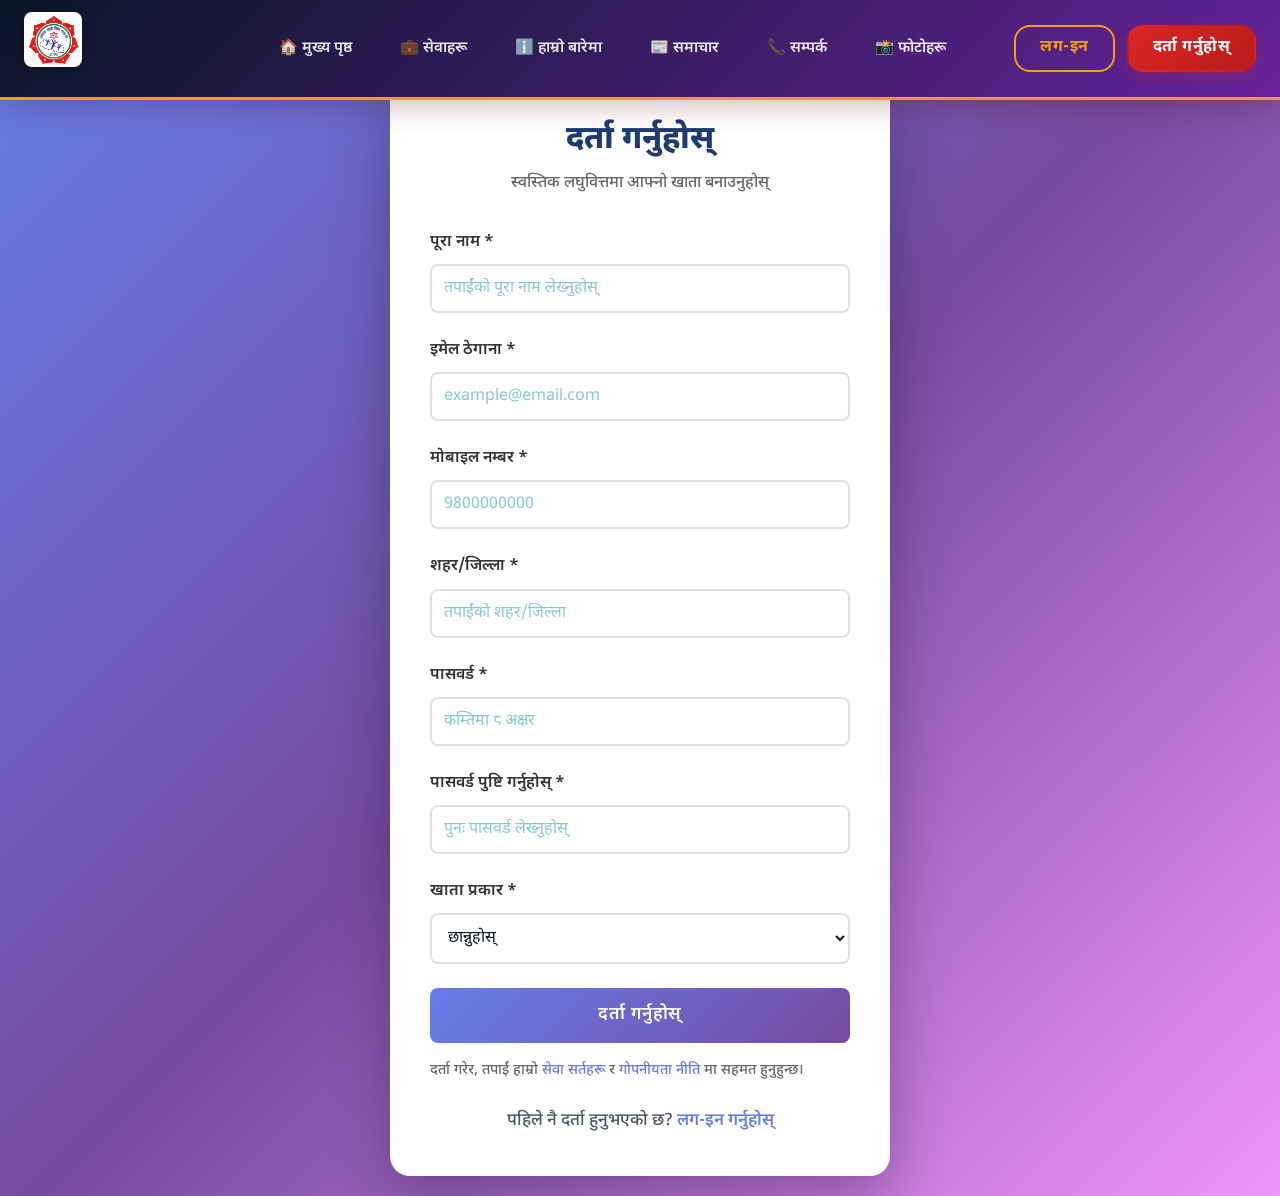
<file: signup.html>
<!DOCTYPE html>
<html lang="ne" dir="ltr">
<head>
    <meta charset="UTF-8">
    <meta name="viewport" content="width=device-width, initial-scale=1.0">
    <title>दर्ता गर्नुहोस् | स्वस्तिक लघुवित्त</title>
    <link href="https://fonts.googleapis.com/css2?family=Noto+Sans+Devanagari:wght@300;400;500;700&display=swap" rel="stylesheet">
    <link rel="stylesheet" href="style.css">
    <link rel="icon" type="image/png" href="logo.png">
    <style>
        .auth-container {
            min-height: 100vh;
            display: flex;
            align-items: center;
            justify-content: center;
            background: linear-gradient(135deg, #667eea 0%, #764ba2 50%, #f093fb 100%);
            padding: 80px 20px 20px;
        }
        .auth-box {
            background: white;
            padding: 2.5rem;
            border-radius: 20px;
            box-shadow: 0 20px 60px rgba(0, 0, 0, 0.3);
            width: 100%;
            max-width: 500px;
        }
        .auth-header {
            text-align: center;
            margin-bottom: 2rem;
        }
        .auth-header h1 {
            color: #1e3c72;
            font-size: 2rem;
            margin-bottom: 0.5rem;
        }
        .auth-header p {
            color: #666;
            font-size: 1rem;
        }
        .auth-form .form-group {
            margin-bottom: 1.5rem;
        }
        .auth-form label {
            display: block;
            margin-bottom: 0.5rem;
            color: #333;
            font-weight: 600;
        }
        .auth-form input, .auth-form select {
            width: 100%;
            padding: 12px;
            border: 2px solid #e0e0e0;
            border-radius: 8px;
            font-family: inherit;
            font-size: 1rem;
            transition: all 0.3s;
        }
        .auth-form input:focus, .auth-form select:focus {
            outline: none;
            border-color: #667eea;
            box-shadow: 0 0 0 3px rgba(102, 126, 234, 0.1);
        }
        .auth-form .btn-submit {
            width: 100%;
            padding: 15px;
            background: linear-gradient(135deg, #667eea, #764ba2);
            color: white;
            border: none;
            border-radius: 8px;
            font-size: 1.1rem;
            font-weight: 600;
            cursor: pointer;
            transition: all 0.3s;
        }
        .auth-form .btn-submit:hover {
            transform: translateY(-2px);
            box-shadow: 0 4px 15px rgba(102, 126, 234, 0.4);
        }
        .auth-footer {
            text-align: center;
            margin-top: 1.5rem;
        }
        .auth-footer a {
            color: #667eea;
            text-decoration: none;
            font-weight: 600;
        }
        .auth-footer a:hover {
            text-decoration: underline;
        }
        .terms {
            font-size: 0.9rem;
            color: #666;
            margin-top: 1rem;
        }
        .terms a {
            color: #667eea;
        }
    </style>
</head>
<body>
    <!-- Header -->
    <header>
        <nav>
            <div class="logo">
                <a href="index.html">
                    <img src="logo.png" alt="स्वस्तिक लघुवित्त बित्तीय संस्था लिमिटेड">
                </a>
            </div>
            <div class="nav-container">
                <ul class="nav-links">
                    <li><a href="index.html">🏠 मुख्य पृष्ठ</a></li>
                    <li><a href="Service.html">💼 सेवाहरू</a></li>
                    <li><a href="about.html">ℹ️ हाम्रो बारेमा</a></li>
                    <li><a href="news.html">📰 समाचार</a></li>
                    <li><a href="contact.html">📞 सम्पर्क</a></li>
                    <li><a href="photos.html">📸 फोटोहरू</a></li>
                </ul>
                <!-- <div class="search-bar">
                    <input type="text" placeholder="खोज्नुहोस्..." id="searchInput">
                    <button onclick="searchFunction()">🔍</button>
                </div> -->
                <div class="auth-buttons">
                    <a href="login.html" class="btn-login">लग-इन</a>
                    <a href="signup.html" class="btn-signup">दर्ता गर्नुहोस्</a>
                </div>
            </div>
            <div class="hamburger">
                <span></span>
                <span></span>
                <span></span>
            </div>
        </nav>
    </header>

    <!-- Signup Form -->
    <div class="auth-container">
        <div class="auth-box">
            <div class="auth-header">
                <h1>दर्ता गर्नुहोस्</h1>
                <p>स्वस्तिक लघुवित्तमा आफ्नो खाता बनाउनुहोस्</p>
            </div>
            <form class="auth-form" onsubmit="handleSignup(event)">
                <div class="form-group">
                    <label>पूरा नाम *</label>
                    <input type="text" id="fullname" required placeholder="तपाईंको पूरा नाम लेख्नुहोस्">
                </div>
                <div class="form-group">
                    <label>इमेल ठेगाना *</label>
                    <input type="email" id="email" required placeholder="example@email.com">
                </div>
                <div class="form-group">
                    <label>मोबाइल नम्बर *</label>
                    <input type="tel" id="phone" required placeholder="9800000000" pattern="[9][0-9]{9}">
                </div>
                <div class="form-group">
                    <label>शहर/जिल्ला *</label>
                    <input type="text" id="city" required placeholder="तपाईंको शहर/जिल्ला">
                </div>
                <div class="form-group">
                    <label>पासवर्ड *</label>
                    <input type="password" id="password" required placeholder="कम्तिमा ८ अक्षर">
                </div>
                <div class="form-group">
                    <label>पासवर्ड पुष्टि गर्नुहोस् *</label>
                    <input type="password" id="confirm_password" required placeholder="पुनः पासवर्ड लेख्नुहोस्">
                </div>
                <div class="form-group">
                    <label>खाता प्रकार *</label>
                    <select id="account_type" required>
                        <option value="">छान्नुहोस्</option>
                        <option value="individual">व्यक्तिगत</option>
                        <option value="business">व्यापारी</option>
                        <option value="group">समूह</option>
                    </select>
                </div>
                <button type="submit" class="btn-submit">दर्ता गर्नुहोस्</button>
                <p class="terms">
                    दर्ता गरेर, तपाईं हाम्रो <a href="#">सेवा सर्तहरू</a> र <a href="#">गोपनीयता नीति</a> मा सहमत हुनुहुन्छ।
                </p>
            </form>
            <div class="auth-footer">
                <p>पहिले नै दर्ता हुनुभएको छ? <a href="login.html">लग-इन गर्नुहोस्</a></p>
            </div>
        </div>
    </div>

    <script>
        // Mobile menu toggle
        const hamburger = document.querySelector('.hamburger');
        const navLinks = document.querySelector('.nav-links');
        hamburger.addEventListener('click', () => {
            navLinks.classList.toggle('active');
        });

        // Search function
        function searchFunction() {
            const query = document.getElementById('searchInput').value.toLowerCase();
            if (query) {
                window.location.href = 'index.html#search=' + encodeURIComponent(query);
            }
        }

        // Handle signup form submission
        function handleSignup(e) {
            e.preventDefault();
            
            const password = document.getElementById('password').value;
            const confirmPassword = document.getElementById('confirm_password').value;
            
            if (password !== confirmPassword) {
                alert('पासवर्ड मेल खाएन। कृपया पुनः प्रयास गर्नुहोस्।');
                return;
            }
            
            if (password.length < 8) {
                alert('पासवर्ड कम्तिमा ८ अक्षर हुनुपर्छ।');
                return;
            }
            
            // Show success message (in real scenario, this would send data to server)
            alert('🎉 दर्ता सफल भयो!\n\nतपाईंको इमेलमा पुष्टि लिङ्क पठाइएको छ।\n\nधन्यवाद!');
            window.location.href = 'login.html';
        }
    </script>
</body>
</html>
</file>
<file: style.css>
/* ============================================
   SWASTIK MICROFINANCE - ENHANCED DESIGN 2025
   Professional | Modern | Dynamic | Award-Winning
   ============================================ */

/* Additional Color Variables for Better Coordination */
:root {
    /* Extended Color Palette */
    --gradient-primary: linear-gradient(135deg, #1e3a8a 0%, #3b82f6 50%, #0d9488 100%);
    --gradient-gold: linear-gradient(135deg, #f59e0b 0%, #f97316 50%, #dc2626 100%);
    --gradient-teal: linear-gradient(135deg, #0d9488 0%, #10b981 50%, #34d399 100%);
    --gradient-purple: linear-gradient(135deg, #7c3aed 0%, #a855f7 50%, #c084fc 100%);
    
    /* Section Background Colors */
    --bg-primary: #f9fafb;
    --bg-secondary: #f3f4f6;
    --bg-dark: #0a1628;
    --bg-teal-light: #ecfdf5;
    --bg-blue-light: #eff6ff;
    --bg-yellow-light: #fefce8;
    
    /* Card Colors */
    --card-bg-white: #ffffff;
    --card-bg-light: rgba(255, 255, 255, 0.95);
    --card-bg-dark: rgba(30, 41, 59, 0.8);
    
    /* Border Colors */
    --border-gold: rgba(245, 158, 11, 0.3);
    --border-teal: rgba(13, 148, 136, 0.3);
    --border-blue: rgba(59, 130, 246, 0.3);
    
    /* Shadow Enhancements */
    --shadow-gold: 0 10px 40px rgba(245, 158, 11, 0.3);
    --shadow-teal: 0 10px 40px rgba(13, 148, 136, 0.3);
    --shadow-blue: 0 10px 40px rgba(59, 130, 246, 0.3);
    --shadow-purple: 0 10px 40px rgba(124, 58, 237, 0.3);
}

/* CSS Variables for Easy Color Management */
:root {
    /* Primary Colors - Modern Blue Gradient */
    --primary-dark: #0a1628;
    --primary-blue: #1e3a8a;
    --primary-light: #3b82f6;
    --primary-teal: #0d9488;
    
    /* Accent Colors - Gold */
    --accent-gold: #f59e0b;
    --accent-yellow: #fbbf24;
    --accent-orange: #f97316;
    
    /* Neutral Colors */
    --white: #ffffff;
    --light-gray: #f3f4f6;
    --gray-100: #f9fafb;
    --gray-200: #e5e7eb;
    --gray-500: #6b7280;
    --gray-700: #374151;
    --gray-900: #111827;
    
    /* Text Colors */
    --text-primary: #1e293b;
    --text-secondary: #475569;
    --text-light: #94a3b8;
    
    /* Shadows */
    --shadow-sm: 0 1px 2px 0 rgba(0, 0, 0, 0.05);
    --shadow-md: 0 4px 6px -1px rgba(0, 0, 0, 0.1), 0 2px 4px -1px rgba(0, 0, 0, 0.06);
    --shadow-lg: 0 10px 15px -3px rgba(0, 0, 0, 0.1), 0 4px 6px -2px rgba(0, 0, 0, 0.05);
    --shadow-xl: 0 20px 25px -5px rgba(0, 0, 0, 0.1), 0 10px 10px -5px rgba(0, 0, 0, 0.04);
    --shadow-2xl: 0 25px 50px -12px rgba(0, 0, 0, 0.25);
    
    /* Glassmorphism */
    --glass-bg: rgba(255, 255, 255, 0.1);
    --glass-border: rgba(255, 255, 255, 0.2);
    --glass-blur: blur(20px);
    
    /* Transitions */
    --transition-fast: 0.2s ease;
    --transition-normal: 0.3s ease;
    --transition-slow: 0.5s ease;
    
    /* Border Radius */
    --radius-sm: 0.375rem;
    --radius-md: 0.5rem;
    --radius-lg: 1rem;
    --radius-xl: 1.5rem;
    --radius-2xl: 2rem;
    --radius-full: 9999px;
}

/* Reset & Base Styles */
* { 
    margin: 0; 
    padding: 0; 
    box-sizing: border-box; 
}

html {
    scroll-behavior: smooth;
}

body { 
    font-family: 'Noto Sans Devanagari', 'Segoe UI', sans-serif; 
    line-height: 1.7; 
    color: var(--text-primary); 
    font-size: 17px; 
    font-weight: 500;
    background: var(--gray-100);
    overflow-x: hidden;
    -webkit-font-smoothing: antialiased;
    -moz-osx-font-smoothing: grayscale;
}

/* Typography */
h1, h2, h3, h4, h5, h6 { 
    color: var(--primary-dark); 
    font-weight: 800; 
    line-height: 1.3;
    text-transform: none;
}

p { 
    color: var(--text-secondary); 
    font-weight: 500;
}

a {
    text-decoration: none;
    color: inherit;
    transition: var(--transition-normal);
}

img {
    max-width: 100%;
    height: auto;
}

.container { 
    max-width: 1280px; 
    margin: 0 auto; 
    padding: 0 24px; 
}

/* ============================================
   PRELOADER - Modern Loading Animation
   ============================================ */
.preloader {
    position: fixed;
    top: 0;
    left: 0;
    width: 100%;
    height: 100%;
    background: linear-gradient(135deg, var(--primary-dark) 0%, #1e3a8a 50%, var(--primary-dark) 100%);
    display: flex;
    flex-direction: column;
    justify-content: center;
    align-items: center;
    z-index: 9999;
    transition: opacity 0.6s ease, visibility 0.6s ease;
}

.preloader.fade-out {
    opacity: 0;
    visibility: hidden;
}

.preloader-logo {
    width: 100px;
    height: 100px;
    animation: pulse-scale 2s ease-in-out infinite;
    position: relative;
}

.preloader-logo::before {
    content: '';
    position: absolute;
    inset: -10px;
    border-radius: 50%;
    background: linear-gradient(135deg, var(--accent-gold), var(--accent-orange));
    animation: rotate-glow 2s linear infinite;
    z-index: -1;
}

.preloader-logo img {
    width: 100%;
    height: 100%;
    object-fit: contain;
    border-radius: 50%;
    background: white;
    padding: 10px;
}

.preloader-text {
    color: var(--accent-yellow);
    font-size: 1.5rem;
    font-weight: 700;
    margin-top: 1.5rem;
    letter-spacing: 2px;
    animation: pulse-opacity 1.5s ease-in-out infinite;
}

.preloader-spinner {
    width: 50px;
    height: 50px;
    border: 4px solid rgba(245, 158, 11, 0.2);
    border-top-color: var(--accent-gold);
    border-radius: 50%;
    animation: spin 1s linear infinite;
    margin-top: 1.5rem;
}

@keyframes pulse-scale {
    0%, 100% { transform: scale(1); }
    50% { transform: scale(1.1); }
}

@keyframes pulse-opacity {
    0%, 100% { opacity: 1; }
    50% { opacity: 0.5; }
}

@keyframes rotate-glow {
    0% { transform: rotate(0deg); }
    100% { transform: rotate(360deg); }
}

@keyframes spin {
    to { transform: rotate(360deg); }
}

/* ============================================
   GLASSMORPHISM 2.0 EFFECTS
   ============================================ */
.glass {
    background: linear-gradient(135deg, rgba(255,255,255,0.9) 0%, rgba(255,255,255,0.7) 100%);
    backdrop-filter: blur(20px);
    -webkit-backdrop-filter: blur(20px);
    border: 1px solid rgba(255, 255, 255, 0.3);
    border-radius: var(--radius-xl);
    box-shadow: var(--shadow-xl);
}

.glass-dark {
    background: linear-gradient(135deg, rgba(10, 22, 40, 0.95) 0%, rgba(30, 58, 138, 0.85) 100%);
    backdrop-filter: blur(20px);
    -webkit-backdrop-filter: blur(20px);
    border: 1px solid rgba(245, 158, 11, 0.3);
    border-radius: var(--radius-xl);
    box-shadow: var(--shadow-2xl);
}

.glass-card {
    background: linear-gradient(135deg, rgba(255,255,255,0.95) 0%, rgba(255,255,255,0.8) 100%);
    backdrop-filter: blur(20px);
    -webkit-backdrop-filter: blur(20px);
    border: 1px solid rgba(255, 255, 255, 0.4);
    border-radius: var(--radius-2xl);
    box-shadow: var(--shadow-xl);
    transition: var(--transition-normal);
}

.glass-card:hover {
    transform: translateY(-8px);
    box-shadow: var(--shadow-2xl);
    border-color: var(--accent-gold);
}

/* ============================================
   FLOATING GRADIENT ORBS
   ============================================ */
.gradient-orb {
    position: absolute;
    border-radius: 50%;
    filter: blur(80px);
    opacity: 0.4;
    animation: float-orb 20s ease-in-out infinite;
    z-index: 0;
    pointer-events: none;
}

.gradient-orb-1 {
    width: 500px;
    height: 500px;
    background: linear-gradient(135deg, var(--accent-gold) 0%, var(--accent-orange) 100%);
    top: -150px;
    right: -150px;
    animation-delay: 0s;
}

.gradient-orb-2 {
    width: 400px;
    height: 400px;
    background: linear-gradient(135deg, var(--primary-blue) 0%, var(--primary-teal) 100%);
    bottom: -100px;
    left: -100px;
    animation-delay: -7s;
}

.gradient-orb-3 {
    width: 300px;
    height: 300px;
    background: linear-gradient(135deg, var(--primary-teal) 0%, #06b6d4 100%);
    top: 50%;
    left: 50%;
    transform: translate(-50%, -50%);
    animation-delay: -14s;
}

@keyframes float-orb {
    0%, 100% { 
        transform: translate(0, 0) scale(1) rotate(0deg); 
    }
    25% { 
        transform: translate(50px, -50px) scale(1.1) rotate(5deg); 
    }
    50% { 
        transform: translate(-30px, 30px) scale(0.95) rotate(-5deg); 
    }
    75% { 
        transform: translate(-50px, -30px) scale(1.05) rotate(3deg); 
    }
}

/* ============================================
   GRADIENT TEXT EFFECTS
   ============================================ */
.gradient-text {
    background: linear-gradient(135deg, var(--accent-gold) 0%, var(--accent-orange) 50%, #dc2626 100%);
    -webkit-background-clip: text;
    -webkit-text-fill-color: transparent;
    background-clip: text;
    background-size: 200% 200%;
    animation: gradient-shift 4s ease infinite;
    font-weight: 800;
}

.gradient-text-blue {
    background: linear-gradient(135deg, var(--primary-blue) 0%, var(--primary-light) 50%, var(--primary-teal) 100%);
    -webkit-background-clip: text;
    -webkit-text-fill-color: transparent;
    background-clip: text;
    font-weight: 800;
}

.gradient-text-dark {
    background: linear-gradient(135deg, var(--primary-dark) 0%, var(--primary-blue) 100%);
    -webkit-background-clip: text;
    -webkit-text-fill-color: transparent;
    background-clip: text;
    font-weight: 800;
}

@keyframes gradient-shift {
    0% { background-position: 0% 50%; }
    50% { background-position: 100% 50%; }
    100% { background-position: 0% 50%; }
}

/* ============================================
   HEADER - Modern Sticky Navigation
   ============================================ */
header { 
    background: linear-gradient(135deg, var(--primary-dark) 0%, #65239b 100%); 
    color: white; 
    padding: 0.75rem 0; 
    position: fixed; 
    width: 100%; 
    top: 0; 
    z-index: 1000; 
    box-shadow: 0 4px 30px rgba(85, 10, 10, 0.3);
    border-bottom: 3px solid var(--accent-gold);
    transition: all 0.4s cubic-bezier(0.4, 0, 0.2, 1);
}

header.scrolled {
    padding: 0.5rem 0;
    background: linear-gradient(135deg, rgba(113, 16, 182, 0.98) 0%, rgba(30, 58, 138, 0.95) 100%);
    backdrop-filter: blur(20px);
    box-shadow: 0 10px 40px rgba(0,0,0,0.4);
}

nav { 
    display: flex; 
    justify-content: space-between; 
    align-items: center; 
    max-width: 1280px; 
    margin: 0 auto; 
    padding: 0 24px; 
}

.logo { 
    font-size: 1.8rem; 
    font-weight: 900; 
    display: flex; 
    align-items: center; 
    gap: 0.75rem; 
    text-decoration: none;
}

.logo img { 
    height: 55px; 
    width: auto; 
    filter: drop-shadow(0 2px 4px rgba(0,0,0,0.3));
    transition: all 0.3s ease;
    border-radius: 8px;
}

.logo:hover img {
    transform: scale(1.1) rotate(3deg);
    filter: drop-shadow(0 4px 12px rgba(245, 158, 11, 0.5));
}

.nav-container { 
    display: flex; 
    align-items: center; 
    gap: 2rem; 
}

.nav-links { 
    display: flex; 
    list-style: none; 
    gap: 0.5rem; 
    margin: 0; 
    padding: 0;
}

.nav-links li { 
    display: flex; 
    align-items: center; 
}

.nav-links a { 
    color: rgba(255, 255, 255, 0.9); 
    text-decoration: none; 
    padding: 0.75rem 1.25rem; 
    border-radius: var(--radius-lg);
    transition: all 0.3s cubic-bezier(0.4, 0, 0.2, 1); 
    display: flex; 
    align-items: center; 
    gap: 0.5rem; 
    font-weight: 600;
    font-size: 0.95rem;
    position: relative;
    overflow: hidden;
}

.nav-links a::before {
    content: '';
    position: absolute;
    top: 0;
    left: -100%;
    width: 100%;
    height: 100%;
    background: linear-gradient(90deg, transparent, rgba(245, 158, 11, 0.2), transparent);
    transition: left 0.5s ease;
}

.nav-links a:hover::before {
    left: 100%;
}

.nav-links a:hover { 
    background: rgba(245, 158, 11, 0.15);
    color: var(--accent-yellow);
    transform: translateY(-3px);
    box-shadow: 0 8px 20px rgba(245, 158, 11, 0.3);
}

.nav-links a.active {
    background: var(--accent-gold);
    color: var(--primary-dark);
    font-weight: 700;
}

/* Auth Buttons */
.auth-buttons { 
    display: flex; 
    gap: 0.75rem; 
    margin-left: 1rem; 
}

/* Hamburger Menu */
.hamburger { 
    display: none; 
    flex-direction: column; 
    cursor: pointer; 
    padding: 0.5rem;
    z-index: 1001;
    background: none;
    border: none;
}

.hamburger span { 
    width: 28px; 
    height: 3px; 
    background: var(--accent-gold); 
    margin: 5px 0; 
    transition: 0.3s; 
    border-radius: 3px;
    display: block;
}

.hamburger.active span:nth-child(1) { 
    transform: rotate(-45deg) translate(-6px, 6px); 
}
.hamburger.active span:nth-child(2) { 
    opacity: 0; 
}
.hamburger.active span:nth-child(3) { 
    transform: rotate(45deg) translate(-6px, -6px); 
}

/* ============================================
   BUTTONS - Modern & Interactive
   ============================================ */
.btn, .btn-login, .btn-signup, .btn-career, .btn-link, .btn-link-outline, 
.cta-btn, .submit-btn, .btn-submit, .social-btn {
    position: relative;
    display: inline-flex;
    align-items: center;
    justify-content: center;
    padding: 14px 32px;
    font-family: inherit;
    font-size: 1rem;
    font-weight: 700;
    text-decoration: none;
    border: none;
    border-radius: var(--radius-lg);
    cursor: pointer;
    transition: all 0.4s cubic-bezier(0.4, 0, 0.2, 1);
    text-transform: none;
    line-height: 1.4;
    letter-spacing: 0.5px;
    overflow: hidden;
    z-index: 1;
}

.btn::before, .cta-btn::before, .submit-btn::before {
    content: '';
    position: absolute;
    top: 50%;
    left: 50%;
    width: 0;
    height: 0;
    background: rgba(255, 255, 255, 0.3);
    border-radius: 50%;
    transform: translate(-50%, -50%);
    transition: width 0.6s, height 0.6s;
    z-index: -1;
}

.btn:hover::before, .cta-btn:hover::before, .submit-btn:hover::before {
    width: 300px;
    height: 300px;
}

/* Login Button */
.btn-login {
    background: transparent;
    border: 2px solid var(--accent-gold);
    color: var(--accent-gold);
    padding: 10px 24px;
}
.btn-login:hover {
    background: var(--accent-gold);
    color: var(--primary-dark);
    transform: translateY(-3px);
    box-shadow: 0 8px 25px rgba(245, 158, 11, 0.5);
}

/* Signup Button */
.btn-signup {
    background: linear-gradient(135deg, #dc2626 0%, #b91c1c 100%);
    color: white;
    border: 2px solid transparent;
    padding: 10px 24px;
    box-shadow: 0 4px 15px rgba(220, 38, 38, 0.3);
}
.btn-signup:hover {
    background: linear-gradient(135deg, #b91c1c 0%, #dc2626 100%);
    transform: translateY(-3px);
    box-shadow: 0 8px 30px rgba(220, 38, 38, 0.5);
    color: white;
}

/* Career Button */
.btn-career {
    background: linear-gradient(135deg, var(--accent-gold) 0%, var(--accent-orange) 100%);
    color: var(--primary-dark);
    border: 2px solid transparent;
    padding: 10px 24px;
    box-shadow: 0 4px 15px rgba(245, 158, 11, 0.3);
}
.btn-career:hover {
    background: linear-gradient(135deg, var(--accent-orange) 0%, var(--accent-gold) 100%);
    transform: translateY(-3px) scale(1.02);
    box-shadow: 0 10px 30px rgba(245, 158, 11, 0.5);
    color: var(--primary-dark);
}

/* CTA Button - Main Call to Action */
.cta-btn {
    background: linear-gradient(135deg, var(--accent-gold) 0%, var(--accent-orange) 100%);
    background-size: 200% 200%;
    color: var(--primary-dark);
    padding: 18px 48px;
    font-size: 1.15rem;
    font-weight: 800;
    border-radius: var(--radius-full);
    box-shadow: 0 8px 30px rgba(245, 158, 11, 0.5);
    border: 3px solid var(--accent-gold);
    animation: cta-pulse 2.5s ease-in-out infinite;
}

@keyframes cta-pulse {
    0%, 100% { box-shadow: 0 8px 30px rgba(245, 158, 11, 0.5); }
    50% { box-shadow: 0 8px 50px rgba(245, 158, 11, 0.8), 0 0 30px rgba(245, 158, 11, 0.4); }
}

.cta-btn:hover {
    transform: translateY(-4px) scale(1.02);
    box-shadow: 0 15px 50px rgba(245, 158, 11, 0.7);
    background-position: 100% 0;
    color: var(--primary-dark);
}

/* Submit Button */
.submit-btn {
    background: linear-gradient(135deg, var(--accent-gold) 0%, var(--accent-orange) 100%);
    color: var(--primary-dark);
    padding: 16px 36px;
    font-size: 1.1rem;
    font-weight: 700;
    border-radius: var(--radius-lg);
    box-shadow: 0 6px 25px rgba(245, 158, 11, 0.4);
    width: 100%;
    border: 2px solid var(--accent-gold);
}
.submit-btn:hover {
    background: linear-gradient(135deg, var(--accent-orange) 0%, var(--accent-gold) 100%);
    transform: translateY(-3px);
    box-shadow: 0 12px 35px rgba(245, 158, 11, 0.6);
    color: var(--primary-dark);
}

/* Button Link */
.btn-link {
    background: linear-gradient(135deg, var(--primary-dark) 0%, #1e3a8a 100%);
    color: white;
    padding: 14px 32px;
    box-shadow: 0 6px 20px rgba(10, 22, 40, 0.4);
    border-radius: var(--radius-lg);
    border: 2px solid var(--primary-dark);
}
.btn-link:hover {
    transform: translateY(-3px);
    box-shadow: 0 12px 35px rgba(10, 22, 40, 0.6);
    background: #1e3a8a;
    color: var(--accent-gold);
    border-color: var(--accent-gold);
}

/* Button Link Outline */
.btn-link-outline {
    background: transparent;
    border: 3px solid var(--primary-dark);
    color: var(--primary-dark);
    padding: 12px 30px;
    border-radius: var(--radius-lg);
    font-weight: 700;
}
.btn-link-outline:hover {
    background: var(--primary-dark);
    border-color: var(--primary-dark);
    color: var(--accent-gold);
    transform: translateY(-3px);
    box-shadow: 0 10px 30px rgba(10, 22, 40, 0.4);
}

/* ============================================
   HERO SECTION - Modern & Dynamic
   ============================================ */
.hero {
    background: linear-gradient(135deg, #1e6215 0%, #1e3a8a 30%, #264a9c 70%, #1e3a8a 100%);
    min-height: 100vh; 
    display: flex; 
    align-items: center; 
    text-align: center; 
    color: white; 
    margin-top: 70px; 
    position: relative; 
    overflow: hidden; 
    padding: 100px 0;
}

.hero::before { 
    content: ''; 
    position: absolute; 
    top: 0; 
    left: 0; 
    width: 100%; 
    height: 100%; 
    background: 
        radial-gradient(circle at 20% 80%, rgba(245, 158, 11, 0.15) 0%, transparent 50%),
        radial-gradient(circle at 80% 20%, rgba(249, 115, 22, 0.1) 0%, transparent 50%),
        url('data:image/svg+xml,<svg xmlns="http://www.w3.org/2000/svg" viewBox="0 0 1200 600"><defs><pattern id="grid" width="40" height="40" patternUnits="userSpaceOnUse"><path d="M 40 0 L 0 0 0 40" fill="none" stroke="rgba(245,158,11,0.05)" stroke-width="1"/></pattern></defs><rect fill="url(%23grid)" width="1200" height="600"/></svg>');
    pointer-events: none;
}

/* Hero Shapes */
.hero-shape {
    position: absolute;
    border-radius: 50%;
    opacity: 0.15;
    animation: float 8s ease-in-out infinite;
    z-index: 0;
}

.hero-shape-1 {
    width: 400px;
    height: 400px;
    background: var(--accent-gold);
    top: 10%;
    right: 10%;
    animation-delay: 0s;
}

.hero-shape-2 {
    width: 300px;
    height: 300px;
    background: var(--accent-orange);
    bottom: 20%;
    left: 5%;
    animation-delay: 2s;
    animation-name: float-reverse;
}

.hero-shape-3 {
    width: 200px;
    height: 200px;
    background: var(--accent-gold);
    top: 50%;
    left: 50%;
    animation-delay: 4s;
}

@keyframes float {
    0%, 100% { transform: translateY(0px) rotate(0deg); }
    50% { transform: translateY(-30px) rotate(10deg); }
}

@keyframes float-reverse {
    0%, 100% { transform: translateY(0px) rotate(0deg); }
    50% { transform: translateY(30px) rotate(-10deg); }
}

.hero-content {
    position: relative;
    z-index: 1;
    max-width: 900px;
    margin: 0 auto;
    padding: 2rem;
}

.hero h1 { 
    font-size: 3.5rem; 
    margin-bottom: 1.5rem; 
    text-shadow: 0 4px 8px rgba(0,0,0,0.5); 
    animation: slide-up 1s ease-out; 
    font-weight: 900; 
    color: white;
    border-bottom: 4px solid var(--accent-gold);
    display: inline-block;
    padding-bottom: 0.75rem;
    line-height: 1.2;
}

.hero > .container > p { 
    font-size: 1.4rem; 
    margin-bottom: 2rem; 
    text-shadow: 0 2px 4px rgba(0,0,0,0.3); 
    animation: slide-up 1s ease-out 0.3s both; 
    font-weight: 500; 
    color: rgba(255, 255, 255, 0.95);
}

.hero .hero-text {
    background: linear-gradient(135deg, rgba(10, 22, 40, 0.9) 0%, rgba(30, 58, 138, 0.85) 0%, rgba(13, 148, 136, 0.8) 100%);
    backdrop-filter: blur(20px);
    padding: 2.5rem;
    border-radius: var(--radius-2xl);
    border: 1px solid rgba(245, 158, 11, 0.3);
    margin-bottom: 2rem;
    text-align: left;
    box-shadow: 0 25px 60px rgba(0, 0, 0, 0.4);
    animation: slide-up 1s ease-out 0.5s both;
}

.hero .hero-text p {
    font-size: 1.15rem;
    line-height: 1.85;
    color: rgba(255, 255, 255, 0.95);
}

@keyframes slide-up { 
    from { opacity: 0; transform: translateY(40px); } 
    to { opacity: 1; transform: translateY(0); } 
}

/* Hero Buttons */
.hero-buttons {
    display: flex;
    gap: 1.25rem;
    justify-content: center;
    flex-wrap: wrap;
    animation: slide-up 1s ease-out 0.7s both;
}

/* Hero Stats */
.hero-stats {
    display: flex;
    justify-content: center;
    gap: 3rem;
    margin-top: 3rem;
    flex-wrap: wrap;
    animation: slide-up 1s ease-out 0.9s both;
}

.hero-stat {
    text-align: center;
    padding: 1.5rem 2rem;
    background: rgba(255, 255, 255, 0.1);
    backdrop-filter: blur(10px);
    border-radius: var(--radius-xl);
    border: 1px solid rgba(245, 158, 11, 0.3);
    transition: var(--transition-normal);
}

.hero-stat:hover {
    background: rgba(245, 158, 11, 0.2);
    transform: translateY(-5px);
    border-color: var(--accent-gold);
}

.hero-stat-number {
    font-size: 2.5rem;
    font-weight: 900;
    color: var(--accent-yellow);
    text-shadow: 0 0 30px rgba(245, 158, 11, 0.5);
    display: block;
}

.hero-stat-label {
    font-size: 1rem;
    color: rgba(255, 255, 255, 0.9);
    font-weight: 600;
}

/* Scroll Indicator */
.scroll-indicator {
    position: absolute;
    bottom: 30px;
    left: 50%;
    transform: translateX(-50%);
    animation: bounce 2s infinite;
}

.scroll-indicator span {
    display: block;
    width: 24px;
    height: 24px;
    border-bottom: 3px solid var(--accent-gold);
    border-right: 3px solid var(--accent-gold);
    transform: rotate(45deg);
    margin: 0 auto;
}

.scroll-indicator span:nth-child(2) { animation-delay: 0.15s; }
.scroll-indicator span:nth-child(3) { animation-delay: 0.3s; }

@keyframes bounce {
    0%, 20%, 50%, 80%, 100% { transform: translateX(-50%) translateY(0); }
    40% { transform: translateX(-50%) translateY(-10px); }
    60% { transform: translateX(-50%) translateY(-5px); }
}

/* ============================================
   STATS SECTION - Animated Counters
   ============================================ */
.stats-section {
    background: linear-gradient(135deg, var(--primary-dark) 0%, #1e3a8a 100%);
    padding: 80px 0;
    position: relative;
    overflow: hidden;
}

.stats-section::before {
    content: '';
    position: absolute;
    top: 0;
    left: 0;
    width: 100%;
    height: 100%;
    background: radial-gradient(circle at 50% 50%, rgba(245, 158, 11, 0.1) 0%, transparent 70%);
    pointer-events: none;
}

.stats-grid {
    display: grid;
    grid-template-columns: repeat(auto-fit, minmax(220px, 1fr));
    gap: 2rem;
    position: relative;
    z-index: 1;
}

.stat-box {
    text-align: center;
    padding: 2.5rem 2rem;
    background: rgba(255, 255, 255, 0.08);
    backdrop-filter: blur(10px);
    border-radius: var(--radius-xl);
    border: 1px solid rgba(245, 158, 11, 0.25);
    transition: all 0.4s ease;
}

.stat-box:hover {
    transform: translateY(-12px);
    background: rgba(245, 158, 11, 0.15);
    border-color: var(--accent-gold);
    box-shadow: 0 25px 50px rgba(245, 158, 11, 0.25);
}

.stat-icon {
    font-size: 3.5rem;
    margin-bottom: 1rem;
    animation: pulse-glow 2s ease-in-out infinite;
    display: inline-block;
}

@keyframes pulse-glow {
    0%, 100% { transform: scale(1); }
    50% { transform: scale(1.1); }
}

.stat-number {
    font-size: 3rem;
    font-weight: 900;
    color: var(--accent-yellow);
    text-shadow: 0 0 40px rgba(245, 158, 11, 0.5);
    margin-bottom: 0.5rem;
    display: block;
}

.stat-label {
    font-size: 1.1rem;
    color: rgba(255, 255, 255, 0.9);
    font-weight: 600;
}

/* ============================================
   SERVICES SECTION
   ============================================ */
.services { 
    background: linear-gradient(180deg, var(--gray-100) 0%, #e0f2fe 100%); 
    padding: 100px 0;
    position: relative;
}

.services::before {
    content: '';
    position: absolute;
    top: -30%;
    right: -10%;
    width: 50%;
    height: 150%;
    background: radial-gradient(ellipse, rgba(245, 158, 11, 0.05) 0%, transparent 70%);
    pointer-events: none;
}

.services h2 {
    text-align: center; 
    font-size: 2.75rem; 
    margin-bottom: 1rem; 
    color: var(--primary-dark);
    position: relative;
}

.services h2::after {
    content: '';
    display: block;
    width: 80px;
    height: 5px;
    background: linear-gradient(90deg, var(--accent-gold), var(--accent-orange));
    margin: 1rem auto;
    border-radius: 3px;
}

.services > .container > p {
    text-align: center; 
    font-size: 1.25rem; 
    color: var(--text-secondary); 
    margin-bottom: 3rem;
}

.service-grid { 
    display: grid; 
    grid-template-columns: repeat(auto-fit, minmax(280px, 1fr)); 
    gap: 2rem; 
    margin-top: 3rem; 
}

.service-card { 
    background: rgb(255, 255, 255); 
    padding: 2.5rem 2rem; 
    border-radius: var(--radius-2xl); 
    text-align: center; 
    box-shadow: var(--shadow-lg); 
    transition: all 0.4s cubic-bezier(0.175, 0.885, 0.32, 1.275); 
    border: 2px solid transparent;
    position: relative;
    overflow: hidden;
}

.service-card::before {
    content: '';
    position: absolute;
    top: 0;
    left: 0;
    width: 100%;
    height: 6px;
    background: linear-gradient(90deg, var(--accent-gold), var(--accent-orange));
    transform: scaleX(0);
    transform-origin: left;
    transition: transform 0.4s ease;
}

.service-card::after {
    content: '';
    position: absolute;
    top: -50%;
    left: -50%;
    width: 200%;
    height: 200%;
    background: radial-gradient(circle, rgba(245, 158, 11, 0.1) 0%, transparent 50%);
    opacity: 0;
    transition: opacity 0.4s ease;
    pointer-events: none;
}

.service-card:hover { 
    transform: translateY(-15px) rotateX(3deg);
    box-shadow: 0 30px 60px rgba(10, 22, 40, 0.2);
    border-color: var(--accent-gold);
}

.service-card:hover::before {
    transform: scaleX(1);
}

.service-card:hover::after {
    opacity: 1;
}

.service-icon { 
    font-size: 4rem; 
    margin-bottom: 1.25rem;
    transition: all 0.3s ease;
    display: inline-block;
}

.service-card:hover .service-icon {
    transform: scale(1.2) rotate(10deg);
    animation: bounce-subtle 0.5s ease;
}

.service-card h3 {
    color: var(--primary-dark);
    margin-bottom: 1rem;
    font-size: 1.4rem;
    font-weight: 700;
}

.service-card p {
    color: var(--text-secondary);
    font-size: 1rem;
    line-height: 1.7;
}

@keyframes bounce-subtle {
    0%, 100% { transform: translateY(0) scale(1.2) rotate(10deg); }
    50% { transform: translateY(-5px) scale(1.2) rotate(10deg); }
}

/* ============================================
   MISSION & VISION SECTION
   ============================================ */
.mission-vision {
    background: linear-gradient(180deg, #fef3c7 0%, #fde68a 100%);
    padding: 100px 0;
    position: relative;
}

.mission-vision::before {
    content: '';
    position: absolute;
    top: 0;
    left: 0;
    width: 100%;
    height: 100%;
    background: radial-gradient(ellipse at 30% 50%, rgba(245, 158, 11, 0.08) 0%, transparent 50%);
    pointer-events: none;
}

.mission-vision h2 {
    text-align: center;
    font-size: 2.75rem;
    margin-bottom: 1rem;
    color: var(--primary-dark);
}

.mission-vision h2::after {
    content: '';
    display: block;
    width: 80px;
    height: 5px;
    background: linear-gradient(90deg, var(--accent-gold), var(--accent-orange));
    margin: 1rem auto;
    border-radius: 3px;
}

.mission-vision > .container > p {
    text-align: center;
    font-size: 1.25rem;
    color: var(--text-secondary);
    margin-bottom: 3.5rem;
}

.mv-grid {
    display: grid;
    grid-template-columns: repeat(auto-fit, minmax(320px, 1fr));
    gap: 2rem;
    margin-top: 3rem;
}

.mv-card {
    background: rgb(117, 186, 102);
    padding: 3rem 2.5rem;
    border-radius: var(--radius-2xl);
    text-align: center;
    box-shadow: var(--shadow-xl);
    transition: all 0.4s cubic-bezier(0.175, 0.885, 0.32, 1.275);
    border: 2px solid transparent;
    position: relative;
    overflow: hidden;
}

.mv-card::before {
    content: '';
    position: absolute;
    top: 0;
    left: 0;
    width: 100%;
    height: 6px;
    background: linear-gradient(90deg, var(--accent-gold), var(--accent-orange));
}

.mv-card::after {
    content: '';
    position: absolute;
    top: -50%;
    left: -50%;
    width: 200%;
    height: 200%;
    background: radial-gradient(circle, rgba(245, 158, 11, 0.1) 0%, transparent 50%);
    opacity: 0;
    transition: opacity 0.4s ease;
    pointer-events: none;
}

.mv-card:hover {
    transform: translateY(-18px);
    box-shadow: 0 35px 70px rgba(10, 22, 40, 0.2);
    border-color: var(--accent-gold);
}

.mv-card:hover::after {
    opacity: 1;
}

.mv-icon {
    font-size: 4.5rem;
    margin-bottom: 1.5rem;
    display: inline-block;
    transition: all 0.3s ease;
}

.mv-card:hover .mv-icon {
    transform: scale(1.2) rotate(10deg);
    animation: bounce-subtle 0.5s ease;
}

.mv-card h3 {
    color: var(--primary-dark);
    margin-bottom: 1.25rem;
    font-size: 1.5rem;
    font-weight: 700;
}

.mv-card p {
    color: var(--text-secondary);
    font-size: 1.05rem;
    line-height: 1.8;
}

/* ============================================
   TEAM SECTION
   ============================================ */
.our-team {
    background: linear-gradient(180deg, var(--gray-100) 0%, #dbeafe 100%);
    padding: 100px 0;
    position: relative;
}

.our-team::before {
    content: '';
    position: absolute;
    top: 0;
    right: 0;
    width: 35%;
    height: 100%;
    background: radial-gradient(ellipse at 100% 50%, rgba(245, 158, 11, 0.06) 0%, transparent 70%);
    pointer-events: none;
}

.our-team h2 {
    text-align: center;
    font-size: 2.75rem;
    margin-bottom: 1rem;
    color: var(--primary-dark);
}

.our-team h2::after {
    content: '';
    display: block;
    width: 80px;
    height: 5px;
    background: linear-gradient(90deg, var(--accent-gold), var(--accent-orange));
    margin: 1rem auto;
    border-radius: 3px;
}

.our-team > .container > p {
    text-align: center;
    font-size: 1.25rem;
    color: var(--text-secondary);
    margin-bottom: 3.5rem;
}

.team-grid {
    display: grid;
    grid-template-columns: repeat(auto-fit, minmax(260px, 1fr));
    gap: 2rem;
    margin-top: 3rem;
}

.team-card {
    background: white;
    padding: 2rem;
    border-radius: var(--radius-2xl);
    text-align: center;
    box-shadow: var(--shadow-lg);
    transition: all 0.4s cubic-bezier(0.175, 0.885, 0.32, 1.275);
    border: 2px solid transparent;
    position: relative;
    overflow: hidden;
}

.team-card::before {
    content: '';
    position: absolute;
    top: 0;
    left: 0;
    width: 100%;
    height: 100%;
    background: radial-gradient(circle at 50% 0%, rgba(245, 158, 11, 0.15) 0%, transparent 50%);
    opacity: 0;
    transition: opacity 0.4s ease;
    pointer-events: none;
}

.team-card:hover {
    transform: translateY(-18px);
    box-shadow: 0 30px 60px rgba(10, 22, 40, 0.2);
    border-color: var(--accent-gold);
}

.team-card:hover::before {
    opacity: 1;
}

.team-avatar {
    width: 110px;
    height: 110px;
    border-radius: 50%;
    background: linear-gradient(135deg, var(--accent-gold), var(--accent-orange));
    display: flex;
    align-items: center;
    justify-content: center;
    margin: 0 auto 1.5rem;
    font-size: 2.5rem;
    font-weight: 900;
    color: var(--primary-dark);
    box-shadow: 0 12px 35px rgba(245, 158, 11, 0.45);
    transition: all 0.3s ease;
    position: relative;
    z-index: 1;
}

.team-card:hover .team-avatar {
    transform: scale(1.15) rotate(5deg);
    box-shadow: 0 18px 45px rgba(245, 158, 11, 0.6);
}

.team-card h3 {
    color: var(--primary-dark);
    margin-bottom: 0.5rem;
    font-size: 1.3rem;
    font-weight: 700;
}

.team-position {
    color: var(--accent-gold) !important;
    font-weight: 700 !important;
    font-size: 1rem !important;
    margin-bottom: 0.5rem !important;
}

.team-desc {
    color: var(--text-secondary) !important;
    font-size: 0.95rem !important;
    line-height: 1.6 !important;
}

/* ============================================
   WHY CHOOSE US SECTION
   ============================================ */
.why-choose { 
    background: linear-gradient(135deg, var(--primary-dark) 0%, #1e3a8a 100%); 
    color: white; 
    padding: 100px 0;
    position: relative;
    overflow: hidden;
}

.why-choose::before {
    content: '';
    position: absolute;
    top: 0;
    left: 0;
    width: 100%;
    height: 100%;
    background: 
        radial-gradient(circle at 10% 90%, rgba(245, 158, 11, 0.12) 0%, transparent 40%),
        radial-gradient(circle at 90% 10%, rgba(249, 115, 22, 0.08) 0%, transparent 40%);
    pointer-events: none;
}

.why-choose h2 {
    text-align: center; 
    font-size: 2.75rem; 
    margin-bottom: 1rem; 
    color: white;
}

.why-choose h2::after {
    content: '';
    display: block;
    width: 80px;
    height: 5px;
    background: linear-gradient(90deg, var(--accent-gold), var(--accent-orange));
    margin: 1rem auto;
    border-radius: 3px;
}

.why-choose > .container > p {
    text-align: center; 
    font-size: 1.25rem; 
    color: rgba(255, 255, 255, 0.8); 
    margin-bottom: 3.5rem;
}

.why-grid { 
    display: grid; 
    grid-template-columns: repeat(auto-fit, minmax(260px, 1fr)); 
    gap: 2rem; 
    margin-top: 3rem; 
}

.why-card { 
    background: rgba(255,255,255,0.08); 
    backdrop-filter: blur(10px);
    padding: 2.5rem 2rem; 
    border-radius: var(--radius-xl); 
    text-align: center; 
    border: 2px solid rgba(245,158,11,0.2);
    transition: all 0.4s ease;
    position: relative;
    overflow: hidden;
}

.why-card::before {
    content: '';
    position: absolute;
    top: 0;
    left: 0;
    width: 100%;
    height: 100%;
    background: radial-gradient(circle at 50% 0%, rgba(245, 158, 11, 0.25) 0%, transparent 50%);
    opacity: 0;
    transition: opacity 0.4s ease;
}

.why-card:hover {
    background: rgba(245,158,11,0.12);
    border-color: var(--accent-gold);
    transform: translateY(-12px);
    box-shadow: 0 25px 50px rgba(245, 158, 11, 0.25);
}

.why-card:hover::before {
    opacity: 1;
}

.why-card h3 {
    color: var(--accent-yellow);
    margin-bottom: 1rem;
    font-size: 1.35rem;
    font-weight: 700;
    position: relative;
    z-index: 1;
}

.why-card p {
    color: rgba(255, 255, 255, 0.85);
    font-size: 1rem;
    line-height: 1.7;
    position: relative;
    z-index: 1;
}

.why-card div:first-child {
    font-size: 3.5rem;
    margin-bottom: 1.25rem;
    transition: all 0.3s ease;
    position: relative;
    z-index: 1;
}

.why-card:hover div:first-child {
    transform: scale(1.25);
    animation: bounce-subtle 0.5s ease;
}

/* ============================================
   TESTIMONIALS SECTION
   ============================================ */
.testimonials { 
    background: linear-gradient(180deg, white 0%, var(--gray-100) 100%); 
    padding: 100px 0;
    position: relative;
}

.testimonials::before {
    content: '';
    position: absolute;
    top: 0;
    left: 0;
    width: 100%;
    height: 100%;
    background: radial-gradient(ellipse at 30% 50%, rgba(245, 158, 11, 0.06) 0%, transparent 50%);
    pointer-events: none;
}

.testimonials h2 {
    text-align: center; 
    font-size: 2.75rem; 
    margin-bottom: 1rem; 
    color: var(--primary-dark);
}

.testimonials h2::after {
    content: '';
    display: block;
    width: 80px;
    height: 5px;
    background: linear-gradient(90deg, var(--accent-gold), var(--accent-orange));
    margin: 1rem auto;
    border-radius: 3px;
}

.testimonials > .container > p {
    text-align: center; 
    font-size: 1.25rem; 
    color: var(--text-secondary); 
    margin-bottom: 3.5rem;
}

.testimonial-grid { 
    display: grid; 
    grid-template-columns: repeat(auto-fit, minmax(320px, 1fr)); 
    gap: 2rem; 
}

.testimonial-card { 
    background: white; 
    padding: 2.5rem; 
    border-radius: var(--radius-2xl); 
    box-shadow: var(--shadow-lg); 
    border-left: 6px solid var(--accent-gold);
    transition: all 0.4s ease;
    position: relative;
    overflow: hidden;
}

.testimonial-card::before {
    content: '"';
    position: absolute;
    top: -15px;
    right: 25px;
    font-size: 10rem;
    color: rgba(245, 158, 11, 0.08);
    font-family: Georgia, serif;
    line-height: 1;
}

.testimonial-card:hover {
    transform: translateY(-12px);
    box-shadow: 0 25px 50px rgba(10, 22, 40, 0.15);
}

.testimonial-card p { 
    font-style: italic; 
    color: var(--text-primary); 
    margin-bottom: 1.25rem;
    font-size: 1.05rem;
    line-height: 1.8;
}

.testimonial-card .client { 
    color: var(--primary-dark); 
    font-weight: 700;
    text-align: right;
    display: flex;
    align-items: center;
    justify-content: flex-end;
    gap: 0.75rem;
}

.testimonial-card .client-avatar {
    width: 45px;
    height: 45px;
    border-radius: 50%;
    background: linear-gradient(135deg, var(--accent-gold), var(--accent-orange));
    display: flex;
    align-items: center;
    justify-content: center;
    color: var(--primary-dark);
    font-weight: 800;
    font-size: 1.1rem;
}

/* ============================================
   NEWS SECTION
   ============================================ */
.news { 
    background: linear-gradient(180deg, var(--gray-100) 0%, white 100%); 
    padding: 100px 0;
    position: relative;
}

.news::before {
    content: '';
    position: absolute;
    bottom: 0;
    left: 0;
    width: 100%;
    height: 40%;
    background: radial-gradient(ellipse at 50% 100%, rgba(245, 158, 11, 0.05) 0%, transparent 70%);
    pointer-events: none;
}

.news h2 {
    text-align: center; 
    font-size: 2.75rem; 
    margin-bottom: 1rem; 
    color: var(--primary-dark);
}

.news h2::after {
    content: '';
    display: block;
    width: 80px;
    height: 5px;
    background: linear-gradient(90deg, var(--accent-gold), var(--accent-orange));
    margin: 1rem auto;
    border-radius: 3px;
}

.news > .container > p {
    text-align: center; 
    font-size: 1.25rem; 
    color: var(--text-secondary); 
    margin-bottom: 3.5rem;
}

.news-grid { 
    display: grid; 
    grid-template-columns: repeat(auto-fit, minmax(320px, 1fr)); 
    gap: 2rem; 
}

.news-card { 
    background: white; 
    padding: 2.5rem; 
    border-radius: var(--radius-2xl); 
    box-shadow: var(--shadow-lg); 
    border-top: 6px solid var(--accent-gold);
    transition: all 0.4s ease;
    position: relative;
    overflow: hidden;
}

.news-card::before {
    content: '';
    position: absolute;
    top: 0;
    right: 0;
    width: 120px;
    height: 120px;
    background: radial-gradient(circle at 100% 0%, rgba(245, 158, 11, 0.1) 0%, transparent 50%);
}

.news-card:hover {
    transform: translateY(-12px);
    box-shadow: 0 25px 50px rgba(10, 22, 40, 0.15);
}

.news-card h3 { 
    color: var(--primary-dark); 
    margin-bottom: 1rem;
    font-size: 1.25rem;
    line-height: 1.4;
    font-weight: 700;
}

.news-card p { 
    color: var(--text-secondary); 
    margin-bottom: 1rem;
    line-height: 1.7;
}

.news-card small { 
    color: var(--accent-gold); 
    font-weight: 700;
    display: inline-flex;
    align-items: center;
    gap: 0.5rem;
    font-size: 0.9rem;
}

.news-card .news-icon {
    font-size: 2.75rem;
    margin-bottom: 1rem;
    display: block;
}

/* News Read More Button */
.news-read-more {
    display: inline-flex;
    align-items: center;
    gap: 0.5rem;
    margin-top: 1.25rem;
    padding: 12px 24px;
    background: linear-gradient(135deg, var(--primary-dark) 0%, #1e3a8a 100%);
    color: white;
    font-weight: 700;
    font-size: 0.95rem;
    border-radius: var(--radius-lg);
    transition: all 0.3s ease;
    text-decoration: none;
    border: 2px solid transparent;
}

.news-read-more:hover {
    background: linear-gradient(135deg, var(--accent-gold) 0%, var(--accent-orange) 100%);
    color: var(--primary-dark);
    transform: translateY(-3px);
    box-shadow: 0 8px 25px rgba(245, 158, 11, 0.4);
    border-color: var(--accent-gold);
}

.news-read-more::after {
    content: '→';
    transition: transform 0.3s ease;
}

.news-read-more:hover::after {
    transform: translateX(5px);
}

/* ============================================
   FAQ SECTION
   ============================================ */
.faq {
    background: linear-gradient(180deg, #e0f2fe 0%, #f0f9ff 100%);
    padding: 100px 0;
}

.faq h2 {
    text-align: center;
    font-size: 2.75rem;
    margin-bottom: 1rem;
    color: var(--primary-dark);
}

.faq h2::after {
    content: '';
    display: block;
    width: 80px;
    height: 5px;
    background: linear-gradient(90deg, var(--accent-gold), var(--accent-orange));
    margin: 1rem auto;
    border-radius: 3px;
}

.faq-subtitle {
    text-align: center;
    font-size: 1.25rem;
    color: var(--text-secondary);
    margin-bottom: 3.5rem;
}

.faq-grid {
    display: grid;
    grid-template-columns: repeat(auto-fit, minmax(500px, 1fr));
    gap: 1.5rem;
    max-width: 1100px;
    margin: 0 auto;
}

.faq-item {
    background: white;
    border-radius: var(--radius-xl);
    overflow: hidden;
    box-shadow: var(--shadow-lg);
    border: 2px solid transparent;
    transition: all 0.3s ease;
}

.faq-item:hover {
    border-color: var(--accent-gold);
}

.faq-question {
    padding: 1.75rem;
    display: flex;
    justify-content: space-between;
    align-items: center;
    cursor: pointer;
    background: transparent;
    border: none;
    width: 100%;
    text-align: left;
    font-family: inherit;
    font-size: 1.1rem;
    font-weight: 700;
    color: var(--primary-dark);
    transition: all 0.3s ease;
}

.faq-question:hover {
    color: var(--accent-gold);
}

.faq-question .icon {
    font-size: 1.75rem;
    color: var(--accent-gold);
    transition: transform 0.3s ease;
    font-weight: 700;
}

.faq-item.active .faq-question .icon {
    transform: rotate(45deg);
}

.faq-answer {
    max-height: 0;
    overflow: hidden;
    transition: max-height 0.4s ease, padding 0.4s ease;
    background: rgba(245, 158, 11, 0.04);
}

.faq-item.active .faq-answer {
    max-height: 250px;
    padding: 1.75rem;
    padding-top: 0;
}

.faq-answer p {
    color: var(--text-secondary);
    line-height: 1.75;
    font-size: 1rem;
}

/* ============================================
   CONTACT SECTION
   ============================================ */
.contact { 
    background: linear-gradient(135deg, var(--primary-dark) 0%, #1e3a8a 100%); 
    color: rgb(89, 8, 66); 
    padding: 100px 0;
    position: relative;
    overflow: hidden;
}

.contact::before {
    content: '';
    position: absolute;
    top: -40%;
    right: -15%;
    width: 50%;
    height: 150%;
    background: radial-gradient(ellipse, rgba(245, 158, 11, 0.12) 0%, transparent 70%);
    pointer-events: none;
}

.contact::after {
    content: '';
    position: absolute;
    bottom: -25%;
    left: -10%;
    width: 35%;
    height: 100%;
    background: radial-gradient(ellipse, rgba(13, 148, 136, 0.2) 0%, transparent 70%);
    pointer-events: none;
}

.contact h2 {
    text-align: center; 
    font-size: 2.75rem; 
    margin-bottom: 3rem;
    color: rgb(14, 110, 151);
}

.contact h2::after {
    content: '';
    display: block;
    width: 80px;
    height: 5px;
    background: linear-gradient(90deg, var(--accent-gold), var(--accent-orange));
    margin: 1rem auto;
    border-radius: 3px;
}

.contact-grid { 
    display: grid; 
    grid-template-columns: repeat(auto-fit, minmax(340px, 1fr)); 
    gap: 3rem; 
    position: relative;
    z-index: 1;
}

.info-grid {
    display: flex;
    flex-direction: column;
    gap: 1.5rem;
}

.info-item {
    background: rgba(255,255,255,0.08);
    backdrop-filter: blur(10px);
    padding: 1.75rem;
    border-radius: var(--radius-xl);
    border: 1px solid rgba(245, 158, 11, 0.25);
    transition: all 0.3s ease;
}

.info-item:hover {
    background: rgba(245, 158, 11, 0.12);
    border-color: var(--accent-gold);
    transform: translateX(12px);
}

.info-item h3 {
    color: var(--accent-yellow);
    margin-bottom: 0.75rem;
    font-size: 1.15rem;
    font-weight: 700;
}

.info-item p {
    color: rgba(188, 27, 206, 0.85);
    font-size: 1rem;
    line-height: 1.7;
}

.contact-form { 
    background: rgba(255,255,255,0.1);
    backdrop-filter: blur(20px);
    padding: 2.5rem; 
    border-radius: var(--radius-2xl); 
    border: 1px solid rgba(245,158,11,0.3);
    box-shadow: 0 30px 70px rgba(0, 0, 0, 0.4);
}

.form-group { margin-bottom: 1.75rem; }

.form-group label { 
    display: block; 
    margin-bottom: 0.75rem; 
    color: var(--accent-yellow); 
    font-weight: 700;
    font-size: 1rem;
}

.form-group input, .form-group textarea, .form-group select { 
    width: 100%; 
    padding: 16px; 
    border: 2px solid rgba(255, 255, 255, 0.15); 
    border-radius: var(--radius-lg); 
    font-family: inherit; 
    background: rgba(255, 255, 255, 0.08); 
    color: var(--primary-dark); 
    font-size: 1rem;
    transition: all 0.3s ease;
}

.form-group input::placeholder, .form-group textarea::placeholder { 
    color: rgba(14, 141, 179, 0.5); 
}

.form-group input:focus, .form-group textarea:focus, .form-group select:focus {
    outline: none;
    border-color: var(--accent-gold);
    box-shadow: 0 0 0 4px rgba(245, 158, 11, 0.25);
    background: rgba(255, 255, 255, 0.12);
    transform: translateY(-3px);
}

/* ============================================
   FOOTER - Modern & Professional
   ============================================ */
footer {
    background: linear-gradient(180deg, var(--primary-dark) 0%, #bc7462 100%);
    color: rgb(255, 255, 255);
    padding: 70px 0 25px;
    position: relative;
    overflow: hidden;
}

footer::before {
    content: '';
    position: absolute;
    top: 0;
    left: 0;
    width: 100%;
    height: 5px;
    background: linear-gradient(90deg, var(--accent-gold), var(--accent-orange), var(--accent-gold), var(--accent-orange));
    background-size: 300% 100%;
    animation: gradient-shift 3s ease infinite;
}

.footer-content {
    display: grid;
    grid-template-columns: repeat(auto-fit, minmax(260px, 1fr));
    gap: 3rem;
    margin-bottom: 3rem;
    position: relative;
    z-index: 1;
}

.footer-logo {
    display: flex;
    align-items: center;
    gap: 1rem;
    margin-bottom: 1.25rem;
}

.footer-logo img {
    height: 65px;
    width: auto;
    border-radius: 10px;
}

.footer-logo-text h3 {
    color: white;
    margin: 0;
    font-size: 1.35rem;
    font-weight: 800;
}

.footer-logo-text p {
    color: rgba(255, 255, 255, 0.7);
    margin: 0;
    font-size: 0.9rem;
}

footer p {
    color: rgba(255, 255, 255, 0.75);
    font-size: 0.95rem;
    line-height: 1.7;
}

footer h4 {
    color: var(--accent-yellow);
    margin-bottom: 1.5rem;
    font-size: 1.2rem;
    font-weight: 700;
}

footer ul {
    list-style: none;
    padding: 0;
}

footer ul li {
    margin-bottom: 0.8rem;
}

footer ul li a {
    color: rgba(255, 255, 255, 0.75);
    text-decoration: none;
    transition: all 0.3s ease;
    display: inline-flex;
    align-items: center;
    gap: 0.5rem;
}

footer ul li a:hover {
    color: var(--accent-gold);
    padding-left: 10px;
}

footer ul li a::before {
    content: '→';
    color: var(--accent-gold);
    opacity: 0;
    transition: opacity 0.3s ease;
}

footer ul li a:hover::before {
    opacity: 1;
}

.social-links {
    display: flex;
    gap: 1rem;
    margin-top: 1.25rem;
}

.social-links a {
    width: 48px;
    height: 48px;
    border-radius: 50%;
    background: rgba(255, 255, 255, 0.1);
    display: flex;
    align-items: center;
    justify-content: center;
    font-size: 1.4rem;
    transition: all 0.3s ease;
    border: 1px solid transparent;
}

.social-links a:hover {
    background: var(--accent-gold);
    transform: translateY(-5px);
    border-color: var(--accent-gold);
}

.social-links a:hover span {
    color: var(--primary-dark);
}

.footer-bottom {
    text-align: center;
    padding-top: 2.5rem;
    border-top: 1px solid rgba(255, 255, 255, 0.1);
}

.footer-bottom p {
    color: rgba(255, 255, 255, 0.6);
    font-size: 0.9rem;
}

/* ============================================
   ANIMATIONS
   ============================================ */

/* Smooth Scroll Behavior */
html {
    scroll-behavior: smooth;
}

/* Keyframe Animations */
@keyframes float {
    0%, 100% { transform: translateY(0px) rotate(0deg); }
    50% { transform: translateY(-20px) rotate(5deg); }
}

@keyframes float-reverse {
    0%, 100% { transform: translateY(0px) rotate(0deg); }
    50% { transform: translateY(20px) rotate(-5deg); }
}

@keyframes pulse-glow {
    0%, 100% { box-shadow: 0 0 20px rgba(245, 158, 11, 0.3); }
    50% { box-shadow: 0 0 40px rgba(245, 158, 11, 0.6); }
}

@keyframes gradient-shift {
    0% { background-position: 0% 50%; }
    50% { background-position: 100% 50%; }
    100% { background-position: 0% 50%; }
}

@keyframes bounce-subtle {
    0%, 100% { transform: translateY(0); }
    50% { transform: translateY(-5px); }
}

@keyframes shimmer {
    0% { background-position: -200% 0; }
    100% { background-position: 200% 0; }
}

@keyframes rotate-slow {
    from { transform: rotate(0deg); }
    to { transform: rotate(360deg); }
}

@keyframes slide-up-fade {
    from {
        opacity: 0;
        transform: translateY(50px);
    }
    to {
        opacity: 1;
        transform: translateY(0);
    }
}

@keyframes scale-in {
    from {
        opacity: 0;
        transform: scale(0.8);
    }
    to {
        opacity: 1;
        transform: scale(1);
    }
}

/* Page Load Animation */
@keyframes page-load {
    from {
        opacity: 0;
        transform: translateY(20px);
    }
    to {
        opacity: 1;
        transform: translateY(0);
    }
}

body {
    animation: page-load 0.6s ease-out;
}

/* Selection Color */
::selection {
    background: var(--accent-gold);
    color: var(--primary-dark);
}

/* Focus States */
a:focus, button:focus, input:focus, textarea:focus, select:focus {
    outline: 2px solid var(--accent-gold);
    outline-offset: 2px;
}

/* Loading Animation */
.loader {
    position: fixed;
    top: 0;
    left: 0;
    width: 100%;
    height: 100%;
    background: var(--primary-dark);
    display: flex;
    justify-content: center;
    align-items: center;
    z-index: 9999;
    transition: opacity 0.5s ease;
}

.loader.hidden {
    opacity: 0;
    pointer-events: none;
}

.loader::after {
    content: '';
    width: 50px;
    height: 50px;
    border: 5px solid var(--accent-gold);
    border-top-color: transparent;
    border-radius: 50%;
    animation: rotate-slow 1s linear infinite;
}

/* Parallax Effect */
.hero-parallax {
    background-attachment: fixed;
    background-position: center;
    background-repeat: no-repeat;
    background-size: cover;
}

/* Text Highlight Animation */
.highlight {
    position: relative;
    display: inline-block;
}

.highlight::after {
    content: '';
    position: absolute;
    bottom: 0;
    left: 0;
    width: 100%;
    height: 3px;
    background: var(--accent-gold);
    transform: scaleX(0);
    transform-origin: right;
    transition: transform 0.3s ease;
}

.highlight:hover::after {
    transform: scaleX(1);
    transform-origin: left;
}

/* Team Member Cards */
.team-member {
    position: relative;
    overflow: hidden;
    transition: all 0.4s ease;
    border-radius: var(--radius-2xl);
}

.team-member:hover {
    transform: translateY(-12px);
    box-shadow: 0 20px 45px rgba(10, 22, 40, 0.2);
}

.team-member img {
    transition: all 0.4s ease;
    filter: grayscale(20%);
    width: 100%;
    height: 260px;
    object-fit: cover;
}

.team-member:hover img {
    transform: scale(1.1);
    filter: grayscale(0%);
}

.team-member h3 {
    margin-top: 1.25rem;
    color: var(--primary-dark);
    font-size: 1.25rem;
    font-weight: 700;
}

.team-member p {
    color: var(--text-secondary);
    font-size: 0.95rem;
}

/* Team Grid */
.team-grid {
    display: grid;
    grid-template-columns: repeat(auto-fit, minmax(260px, 1fr));
    gap: 2rem;
    margin-top: 2rem;
}

.team {
    padding: 100px 0;
    background: linear-gradient(180deg, var(--gray-100) 0%, white 100%);
}

/* Mission Cards */
.mission-card {
    position: relative;
    overflow: hidden;
    transition: all 0.3s ease;
    background: white;
    padding: 2rem;
    border-radius: var(--radius-xl);
    box-shadow: var(--shadow-lg);
}

.mission-card:hover {
    transform: translateY(-8px);
    box-shadow: var(--shadow-xl);
}

.mission-card::before {
    content: '';
    position: absolute;
    top: 0;
    left: 0;
    width: 100%;
    height: 4px;
    background: linear-gradient(90deg, var(--accent-gold), var(--accent-orange));
    transform: scaleX(0);
    transition: transform 0.3s ease;
    transform-origin: left;
}

.mission-card:hover::before {
    transform: scaleX(1);
}

/* ============================================
   PHOTOS SECTION - Top 5 Photos
   ============================================ */
.photos {
    background: linear-gradient(180deg, var(--gray-100) 0%, #e0f2fe 100%);
    padding: 100px 0;
    position: relative;
}

.photos::before {
    content: '';
    position: absolute;
    top: 0;
    left: 0;
    width: 100%;
    height: 100%;
    background: radial-gradient(ellipse at 30% 50%, rgba(245, 158, 11, 0.06) 0%, transparent 50%);
    pointer-events: none;
}

.photo-grid {
    display: grid;
    grid-template-columns: repeat(auto-fit, minmax(580px, 1fr));
    gap: 2rem;
    margin-top: 2rem;
}

.photo-card {
    background: rgb(255, 255, 255);
    padding: 1.75rem;
    border-radius: var(--radius-2xl);
    box-shadow: var(--shadow-lg);
    transition: all 0.4s cubic-bezier(0.175, 0.885, 0.32, 1.275);
    border: 2px solid transparent;
    overflow: hidden;
    position: relative;
}

.photo-card::before {
    content: '';
    position: absolute;
    top: 0;
    left: 0;
    width: 100%;
    height: 5px;
    background: linear-gradient(90deg, var(--accent-gold), var(--accent-orange));
}

.photo-card:hover {
    transform: translateY(-18px) rotateX(3deg);
    box-shadow: 0 30px 60px rgba(10, 22, 40, 0.2);
    border-color: var(--accent-gold);
}

.photo-card img {
    width: 100%;
    height: 220px;
    object-fit: cover;
    border-radius: var(--radius-lg);
    transition: all 0.4s ease;
}

.photo-card:hover img {
    transform: scale(1.08);
    box-shadow: 0 12px 35px rgba(0, 0, 0, 0.2);
}

.photo-card h3 {
    color: var(--primary-dark);
    margin: 1.25rem 0 0.5rem;
    font-size: 1.3rem;
    text-align: center;
    font-weight: 700;
}

.photo-card p {
    color: var(--text-secondary);
    font-size: 0.95rem;
    text-align: center;
    line-height: 1.6;
}

/* Staff Picture Section */
.staff {
    background: linear-gradient(135deg, var(--primary-dark) 0%, #1e3a8a 100%);
    padding: 100px 0;
    position: relative;
    overflow: hidden;
}

.staff::before {
    content: '';
    position: absolute;
    top: 0;
    left: 0;
    width: 100%;
    height: 100%;
    background: radial-gradient(circle at 50% 50%, rgba(245, 158, 11, 0.1) 0%, transparent 70%);
    pointer-events: none;
}

.staff-picture {
    max-width: 1000px;
    margin: 0 auto;
    border-radius: var(--radius-2xl);
    overflow: hidden;
    box-shadow: 0 25px 70px rgba(0, 0, 0, 0.45);
    border: 3px solid rgba(245, 158, 11, 0.3);
}

.staff-picture img {
    width: 100%;
    height: auto;
    display: block;
    transition: all 0.4s ease;
}

.staff-picture:hover img {
    transform: scale(1.02);
}

/* ============================================
   INTRO SECTION - About Page
   ============================================ */
.intro {
    background: linear-gradient(180deg, var(--gray-100) 0%, white 100%);
    padding: 100px 0;
    position: relative;
    overflow: hidden;
}

.intro::before {
    content: '';
    position: absolute;
    top: 0;
    right: 0;
    width: 35%;
    height: 100%;
    background: radial-gradient(ellipse at 100% 50%, rgba(245, 158, 11, 0.06) 0%, transparent 70%);
    pointer-events: none;
}

.intro-content {
    display: grid;
    grid-template-columns: 1fr 1fr;
    gap: 4rem;
    align-items: center;
    position: relative;
    z-index: 1;
}

.intro-content h2 {
    font-size: 2.4rem;
    color: var(--primary-dark);
    margin-bottom: 1.5rem;
    position: relative;
}

.intro-content h2::after {
    content: '';
    display: block;
    width: 70px;
    height: 5px;
    background: linear-gradient(90deg, var(--accent-gold), var(--accent-orange));
    margin-top: 1rem;
    border-radius: 3px;
}

.intro-content p {
    font-size: 1.1rem;
    line-height: 1.85;
    color: var(--text-secondary);
    font-weight: 500;
}

.intro-content img {
    border-radius: var(--radius-2xl);
    box-shadow: 0 25px 60px rgba(10, 22, 40, 0.22);
    transition: all 0.4s ease;
    border: 3px solid rgba(245, 158, 11, 0.3);
}

.intro-content img:hover {
    transform: scale(1.03);
    box-shadow: 0 30px 70px rgba(10, 22, 40, 0.3);
    border-color: var(--accent-gold);
}

/* ============================================
   MISSION SECTION - About Page
   ============================================ */
.mission {
    background: linear-gradient(180deg, white 0%, var(--gray-100) 100%);
    padding: 100px 0;
    position: relative;
    overflow: hidden;
}

.mission::before {
    content: '';
    position: absolute;
    top: 50%;
    left: 50%;
    transform: translate(-50%, -50%);
    width: 700px;
    height: 700px;
    background: radial-gradient(circle, rgba(245, 158, 11, 0.06) 0%, transparent 70%);
    pointer-events: none;
}

.mission h2 {
    text-align: center;
    font-size: 2.75rem;
    margin-bottom: 3rem;
    color: var(--primary-dark);
    position: relative;
    z-index: 1;
}

.mission h2::after {
    content: '';
    display: block;
    width: 80px;
    height: 5px;
    background: linear-gradient(90deg, var(--accent-gold), var(--accent-orange));
    margin: 1rem auto;
    border-radius: 3px;
}

.mission-grid {
    display: grid;
    grid-template-columns: repeat(auto-fit, minmax(290px, 1fr));
    gap: 2rem;
    position: relative;
    z-index: 1;
}

.mission-card {
    background: white;
    padding: 2.25rem;
    border-radius: var(--radius-xl);
    box-shadow: var(--shadow-lg);
    transition: all 0.4s cubic-bezier(0.175, 0.885, 0.32, 1.275);
    border: 2px solid transparent;
    position: relative;
    overflow: hidden;
}

.mission-card::before {
    content: '';
    position: absolute;
    top: 0;
    left: 0;
    width: 100%;
    height: 5px;
    background: linear-gradient(90deg, var(--accent-gold), var(--accent-orange));
    transform: scaleX(0);
    transform-origin: left;
    transition: transform 0.4s ease;
}

.mission-card::after {
    content: '';
    position: absolute;
    top: -50%;
    left: -50%;
    width: 200%;
    height: 200%;
    background: radial-gradient(circle, rgba(245, 158, 11, 0.1) 0%, transparent 50%);
    opacity: 0;
    transition: opacity 0.4s ease;
    pointer-events: none;
}

.mission-card:hover {
    transform: translateY(-12px);
    box-shadow: var(--shadow-xl);
    border-color: var(--accent-gold);
}

.mission-card:hover::before {
    transform: scaleX(1);
}

.mission-card:hover::after {
    opacity: 1;
}

.mission-card h3 {
    color: var(--primary-dark);
    font-size: 1.35rem;
    margin-bottom: 1rem;
    font-weight: 700;
    transition: color 0.3s ease;
}

.mission-card:hover h3 {
    color: var(--accent-gold);
}

.mission-card p {
    color: var(--text-secondary);
    font-size: 1rem;
    line-height: 1.7;
}

/* ============================================
   STATS SECTION - About Page
   ============================================ */
.stats {
    background: linear-gradient(135deg, var(--primary-dark) 0%, #1e3a8a 100%);
    padding: 100px 0;
    position: relative;
    overflow: hidden;
}

.stats::before {
    content: '';
    position: absolute;
    top: 0;
    left: 0;
    width: 100%;
    height: 100%;
    background: radial-gradient(circle at 50% 50%, rgba(245, 158, 11, 0.1) 0%, transparent 70%);
    pointer-events: none;
}

.stats h2 {
    text-align: center;
    font-size: 2.75rem;
    margin-bottom: 3rem;
    color: white;
    position: relative;
    z-index: 1;
}

.stats h2::after {
    content: '';
    display: block;
    width: 80px;
    height: 5px;
    background: linear-gradient(90deg, var(--accent-gold), var(--accent-orange));
    margin: 1rem auto;
    border-radius: 3px;
}

.stats .stats-grid {
    display: grid;
    grid-template-columns: repeat(auto-fit, minmax(220px, 1fr));
    gap: 2rem;
    position: relative;
    z-index: 1;
}

.stats .stat {
    text-align: center;
    padding: 2.5rem 2rem;
    background: rgba(255, 255, 255, 0.06);
    border-radius: var(--radius-xl);
    border: 1px solid rgba(245, 158, 11, 0.2);
    transition: all 0.4s ease;
}

.stats .stat:hover {
    transform: translateY(-12px);
    background: rgba(245, 158, 11, 0.12);
    border-color: var(--accent-gold);
    box-shadow: 0 25px 50px rgba(245, 158, 11, 0.25);
}

.stats .stat-number {
    font-size: 3rem;
    font-weight: 900;
    color: var(--accent-yellow);
    text-shadow: 0 0 40px rgba(245, 158, 11, 0.5);
    margin-bottom: 0.5rem;
    display: block;
}

.stats .stat div:last-child {
    color: rgba(255, 255, 255, 0.85);
    font-size: 1.1rem;
    font-weight: 600;
}

/* ============================================
   VISION MISSION SECTION - Self Page
   ============================================ */
.vision-mission {
    background: linear-gradient(180deg, var(--gray-100) 0%, white 100%);
    padding: 100px 0;
    position: relative;
    overflow: hidden;
}

.vision-mission::before {
    content: '';
    position: absolute;
    top: 0;
    right: 0;
    width: 35%;
    height: 100%;
    background: radial-gradient(ellipse at 100% 50%, rgba(245, 158, 11, 0.05) 0%, transparent 70%);
    pointer-events: none;
}

.vision-mission .glass-card {
    padding: 3rem;
    max-width: 950px;
    margin: 0 auto;
}

.vision-mission h2 {
    text-align: center;
    font-size: 2.2rem;
    margin-bottom: 1.5rem;
    background: linear-gradient(135deg, var(--primary-blue) 0%, var(--primary-light) 100%);
    -webkit-background-clip: text;
    -webkit-text-fill-color: transparent;
    background-clip: text;
    font-weight: 800;
}

.vision-mission p {
    font-size: 1.1rem;
    line-height: 1.85;
    color: var(--text-primary);
    text-align: center;
}

/* ============================================
   PAGE HERO SECTIONS - UNIQUE STYLES
   ============================================ */

/* Services Page Hero */
.services-hero {
    background: linear-gradient(135deg, #1e3a8a 0%, #1e40af 50%, #1e3a8a 100%);
    position: relative;
    padding: 120px 0 80px;
    margin-top: 70px;
}

.services-hero::before {
    background: 
        radial-gradient(circle at 10% 90%, rgba(245, 158, 11, 0.2) 0%, transparent 40%),
        radial-gradient(circle at 90% 10%, rgba(249, 115, 22, 0.15) 0%, transparent 40%),
        url('data:image/svg+xml,<svg xmlns="http://www.w3.org/2000/svg" viewBox="0 0 1200 600"><defs><pattern id="grid" width="40" height="40" patternUnits="userSpaceOnUse"><path d="M 40 0 L 0 0 0 40" fill="none" stroke="rgba(245,158,11,0.08)" stroke-width="1"/></pattern></defs><rect fill="url(%23grid)" width="1200" height="600"/></svg>');
}

.services-hero-content {
    position: relative;
    z-index: 2;
    text-align: center;
}

.services-hero-badge {
    display: inline-block;
    background: linear-gradient(135deg, var(--accent-gold), var(--accent-orange));
    color: var(--primary-dark);
    padding: 10px 28px;
    border-radius: var(--radius-full);
    font-size: 0.9rem;
    font-weight: 700;
    margin-bottom: 1.5rem;
    text-transform: uppercase;
    letter-spacing: 1px;
    box-shadow: 0 6px 20px rgba(245, 158, 11, 0.45);
}

.services-hero-features {
    display: flex;
    justify-content: center;
    gap: 2rem;
    margin: 1.5rem 0;
    flex-wrap: wrap;
}

.hero-feature {
    display: flex;
    align-items: center;
    gap: 0.5rem;
    background: rgba(255, 255, 255, 0.12);
    padding: 10px 18px;
    border-radius: var(--radius-full);
    border: 1px solid rgba(245, 158, 11, 0.3);
    font-size: 0.95rem;
    color: white;
    font-weight: 500;
}

.hero-feature .feature-icon {
    display: flex;
    align-items: center;
    justify-content: center;
    width: 26px;
    height: 26px;
    background: var(--accent-gold);
    color: var(--primary-dark);
    border-radius: 50%;
    font-weight: 800;
    font-size: 0.8rem;
}

/* Service Hero Decoration */
.service-hero-decoration {
    position: absolute;
    top: 0;
    left: 0;
    width: 100%;
    height: 100%;
    pointer-events: none;
    overflow: hidden;
}

.decoration-circle {
    position: absolute;
    border-radius: 50%;
    opacity: 0.12;
    animation: float 10s ease-in-out infinite;
}

.decoration-circle-1 {
    width: 450px;
    height: 450px;
    background: linear-gradient(135deg, var(--accent-gold), var(--accent-orange));
    top: -120px;
    right: -120px;
    animation-delay: 0s;
}

.decoration-circle-2 {
    width: 350px;
    height: 350px;
    background: linear-gradient(135deg, #374151, #1f2937);
    bottom: -60px;
    left: -60px;
    animation-delay: -4s;
}

.decoration-circle-3 {
    width: 220px;
    height: 220px;
    background: linear-gradient(135deg, var(--accent-gold), var(--accent-orange));
    top: 50%;
    left: 25%;
    animation-delay: -7s;
}

/* About Page Hero */
.about-hero {
    background: linear-gradient(135deg, #1e3a8a 0%, #1e40af 50%, #1e3a8a 100%);
    position: relative;
    padding: 120px 0 80px;
    margin-top: 70px;
}

.about-hero::before {
    background: 
        radial-gradient(circle at 80% 80%, rgba(245, 158, 11, 0.2) 0%, transparent 40%),
        radial-gradient(circle at 20% 20%, rgba(249, 115, 22, 0.15) 0%, transparent 40%),
        url('data:image/svg+xml,<svg xmlns="http://www.w3.org/2000/svg" viewBox="0 0 1200 600"><defs><pattern id="grid" width="40" height="40" patternUnits="userSpaceOnUse"><path d="M 40 0 L 0 0 0 40" fill="none" stroke="rgba(245,158,11,0.08)" stroke-width="1"/></pattern></defs><rect fill="url(%23grid)" width="1200" height="600"/></svg>');
}

.about-hero-content {
    position: relative;
    z-index: 2;
    text-align: center;
}

.about-hero-badge {
    display: inline-block;
    background: linear-gradient(135deg, #1e3a8a, #1e40af);
    color: var(--accent-yellow);
    padding: 10px 28px;
    border-radius: var(--radius-full);
    font-size: 0.9rem;
    font-weight: 700;
    margin-bottom: 1.5rem;
    text-transform: uppercase;
    letter-spacing: 1px;
    border: 2px solid var(--accent-gold);
    box-shadow: 0 4px 15px rgba(245, 158, 11, 0.3);
}

.about-hero-stats {
    display: flex;
    justify-content: center;
    gap: 2rem;
    margin: 1.5rem 0;
    flex-wrap: wrap;
}

.about-hero-stat {
    background: rgba(255, 255, 255, 0.1);
    padding: 14px 28px;
    border-radius: var(--radius-lg);
    border: 1px solid rgba(245, 158, 11, 0.3);
    text-align: center;
}

.about-hero-stat-number {
    font-size: 1.6rem;
    font-weight: 900;
    color: var(--accent-yellow);
    display: block;
}

.about-hero-stat-label {
    font-size: 0.85rem;
    color: white;
}

/* Contact Page Hero */
.contact-hero {
    background: linear-gradient(135deg, var(--primary-dark) 0%, #1e3a8a 100%);
    position: relative;
    padding: 120px 0 80px;
    margin-top: 70px;
}

/* News Page Hero */
.news-hero {
    background: linear-gradient(135deg, #374151 0%, #4b5563 50%, #374151 100%);
    position: relative;
    padding: 120px 0 80px;
    margin-top: 70px;
}

.news-hero::before {
    background: 
        radial-gradient(circle at 20% 80%, rgba(245, 158, 11, 0.15) 0%, transparent 40%),
        radial-gradient(circle at 80% 20%, rgba(249, 115, 22, 0.1) 0%, transparent 40%),
        url('data:image/svg+xml,<svg xmlns="http://www.w3.org/2000/svg" viewBox="0 0 1200 600"><defs><pattern id="grid" width="40" height="40" patternUnits="userSpaceOnUse"><path d="M 40 0 L 0 0 0 40" fill="none" stroke="rgba(245,158,11,0.08)" stroke-width="1"/></pattern></defs><rect fill="url(%23grid)" width="1200" height="600"/></svg>');
}

.news-hero-content {
    position: relative;
    z-index: 2;
    text-align: center;
}

.news-hero-badge {
    display: inline-block;
    background: linear-gradient(135deg, #4b5563, #374151);
    color: white;
    padding: 10px 28px;
    border-radius: var(--radius-full);
    font-size: 0.9rem;
    font-weight: 700;
    margin-bottom: 1.5rem;
    text-transform: uppercase;
    letter-spacing: 1px;
    border: 2px solid white;
}

/* Self Page Hero */
.self-hero {
    background: linear-gradient(135deg, #7c3aed 0%, #a855f7 50%, #7c3aed 100%);
    position: relative;
    padding: 120px 0 80px;
    margin-top: 70px;
}

.self-hero::before {
    background: 
        radial-gradient(circle at 30% 70%, rgba(245, 158, 11, 0.2) 0%, transparent 40%),
        radial-gradient(circle at 70% 30%, rgba(249, 115, 22, 0.15) 0%, transparent 40%),
        url('data:image/svg+xml,<svg xmlns="http://www.w3.org/2000/svg" viewBox="0 0 1200 600"><defs><pattern id="grid" width="40" height="40" patternUnits="userSpaceOnUse"><path d="M 40 0 L 0 0 0 40" fill="none" stroke="rgba(245,158,11,0.08)" stroke-width="1"/></pattern></defs><rect fill="url(%23grid)" width="1200" height="600"/></svg>');
}

.self-hero-content {
    position: relative;
    z-index: 2;
    text-align: center;
}

.self-hero-badge {
    display: inline-block;
    background: white;
    color: #a855f7;
    padding: 10px 28px;
    border-radius: var(--radius-full);
    font-size: 0.9rem;
    font-weight: 700;
    margin-bottom: 1.5rem;
    text-transform: uppercase;
    letter-spacing: 1px;
    box-shadow: 0 6px 20px rgba(0, 0, 0, 0.25);
}

/* ============================================
   RESPONSIVE DESIGN
   ============================================ */
@media (max-width: 1024px) {
    .hero h1 {
        font-size: 2.75rem;
    }
    
    .hero-stats {
        gap: 2rem;
    }
    
    .hero-stat-number {
        font-size: 2.2rem;
    }
    
    .intro-content {
        grid-template-columns: 1fr;
        gap: 2.5rem;
    }
    
    .intro-content img {
        order: -1;
    }
}

@media (max-width: 768px) {
    .nav-links {
        position: fixed;
        top: 70px;
        left: -100%;
        width: 100%;
        height: calc(100vh - 70px);
        background: linear-gradient(180deg, var(--primary-dark) 0%, #1e3a8a 100%);
        flex-direction: column;
        justify-content: flex-start;
        padding-top: 2rem;
        transition: left 0.35s ease;
        z-index: 999;
    }
    
    .nav-links.active {
        left: 0;
    }
    
    .nav-links li {
        width: 100%;
        text-align: center;
    }
    
    .nav-links a {
        display: block;
        padding: 1.25rem;
        width: 100%;
    }
    
    .hamburger {
        display: flex;
    }
    
    .hero {
        padding: 80px 0 60px;
    }
    
    .hero h1 {
        font-size: 2rem;
    }
    
    .hero p {
        font-size: 1rem;
    }
    
    .hero .hero-text {
        padding: 1.75rem;
    }
    
    .hero-stats {
        flex-direction: column;
        gap: 1.25rem;
    }
    
    .hero-buttons {
        flex-direction: column;
        align-items: center;
    }
    
    .cta-btn {
        width: 100%;
        max-width: 320px;
    }
    
    .service-grid, .why-grid, .testimonial-grid, .news-grid, .photo-grid, .team-grid {
        grid-template-columns: 1fr;
    }
    
    .stats-grid {
        grid-template-columns: repeat(2, 1fr);
    }
    
    .faq-grid {
        grid-template-columns: 1fr;
    }
    
    .footer-content {
        grid-template-columns: 1fr;
        text-align: center;
    }
    
    .footer-logo {
        justify-content: center;
    }
    
    .social-links {
        justify-content: center;
    }
    
    .hero-shape {
        display: none;
    }
    
    .service-card:hover, .why-card:hover, .testimonial-card:hover, .news-card:hover {
        transform: translateY(-6px);
    }
    
    .stat-number {
        font-size: 2.2rem;
    }
    
    .contact-grid {
        grid-template-columns: 1fr;
    }
    
    .mv-grid, .mission-grid {
        grid-template-columns: 1fr;
    }
    
    h1 {
        font-size: 2rem;
    }
    
    h2 {
        font-size: 1.8rem;
    }
    
    .services h2, .mission-vision h2, .our-team h2, .why-choose h2, 
    .testimonials h2, .news h2, .faq h2, .contact h2 {
        font-size: 2rem;
    }
}

@media (max-width: 480px) {
    .container {
        padding: 0 16px;
    }
    
    section {
        padding: 70px 0;
    }
    
    .stats-grid {
        grid-template-columns: 1fr;
    }
    
    .auth-buttons {
        flex-direction: column;
        gap: 0.5rem;
    }
    
    .hero-stat {
        padding: 1.25rem 1.5rem;
    }
    
    .stat-box {
        padding: 2rem 1.5rem;
    }
    
    .service-card, .mv-card, .team-card, .why-card, 
    .testimonial-card, .news-card, .photo-card {
        padding: 2rem 1.5rem;
    }
    
    .glass, .glass-dark, .glass-card {
        padding: 1.5rem;
    }
}

/* Print Animation Prevention */
@media print {
    *, *::before, *::after {
        animation: none !important;
        transition: none !important;
    }
}

/* ============================================
   NEW: CHARTS SECTION - Financial Data Visualization
   ============================================ */
.charts-section {
    background: linear-gradient(180deg, var(--gray-100) 0%, white 100%);
    padding: 100px 0;
    position: relative;
    overflow: hidden;
}

.charts-section::before {
    content: '';
    position: absolute;
    top: 0;
    left: 0;
    width: 100%;
    height: 100%;
    background: radial-gradient(ellipse at 30% 50%, rgba(245, 158, 11, 0.05) 0%, transparent 50%);
    pointer-events: none;
}

.charts-section h2 {
    text-align: center;
    font-size: 2.75rem;
    margin-bottom: 1rem;
    color: var(--primary-dark);
    position: relative;
}

.charts-section h2::after {
    content: '';
    display: block;
    width: 80px;
    height: 5px;
    background: linear-gradient(90deg, var(--accent-gold), var(--accent-orange));
    margin: 1rem auto;
    border-radius: 3px;
}

.charts-section > .container > p {
    text-align: center;
    font-size: 1.25rem;
    color: var(--text-secondary);
    margin-bottom: 3.5rem;
}

.charts-grid {
    display: grid;
    grid-template-columns: repeat(auto-fit, minmax(400px, 1fr));
    gap: 2.5rem;
    margin-top: 3rem;
}

.chart-card {
    background: white;
    padding: 2rem;
    border-radius: var(--radius-2xl);
    box-shadow: var(--shadow-xl);
    border: 2px solid transparent;
    transition: all 0.4s ease;
    position: relative;
    overflow: hidden;
}

.chart-card::before {
    content: '';
    position: absolute;
    top: 0;
    left: 0;
    width: 100%;
    height: 5px;
    background: linear-gradient(90deg, var(--accent-gold), var(--accent-orange));
}

.chart-card:hover {
    transform: translateY(-10px);
    border-color: var(--accent-gold);
    box-shadow: 0 25px 50px rgba(10, 22, 40, 0.2);
}

.chart-card h3 {
    color: var(--primary-dark);
    margin-bottom: 1.5rem;
    font-size: 1.35rem;
    font-weight: 700;
    text-align: center;
}

.chart-container {
    position: relative;
    height: 300px;
    width: 100%;
    display: block;
    visibility: visible;
    opacity: 1;
}

.chart-container canvas {
    display: block !important;
}

.chart-legend {
    display: flex;
    flex-wrap: wrap;
    justify-content: center;
    gap: 1rem;
    margin-top: 1.5rem;
}

.chart-legend-item {
    display: flex;
    align-items: center;
    gap: 0.5rem;
    font-size: 0.9rem;
    color: var(--text-secondary);
}

.chart-legend-color {
    width: 14px;
    height: 14px;
    border-radius: 4px;
}

/* ============================================
   NEW: LOAN CALCULATOR SECTION
   ============================================ */
.calculator-section {
    background: linear-gradient(135deg, var(--primary-dark) 0%, #1e3a8a 100%);
    padding: 100px 0;
    position: relative;
    overflow: hidden;
}

.calculator-section::before {
    content: '';
    position: absolute;
    top: 0;
    left: 0;
    width: 100%;
    height: 100%;
    background: 
        radial-gradient(circle at 10% 90%, rgba(245, 158, 11, 0.15) 0%, transparent 40%),
        radial-gradient(circle at 90% 10%, rgba(249, 115, 22, 0.1) 0%, transparent 40%);
    pointer-events: none;
}

.calculator-section h2 {
    text-align: center;
    font-size: 2.75rem;
    margin-bottom: 1rem;
    color: white;
    position: relative;
    z-index: 1;
}

.calculator-section h2::after {
    content: '';
    display: block;
    width: 80px;
    height: 5px;
    background: linear-gradient(90deg, var(--accent-gold), var(--accent-orange));
    margin: 1rem auto;
    border-radius: 3px;
}

.calculator-section > .container > p {
    text-align: center;
    font-size: 1.25rem;
    color: rgba(255, 255, 255, 0.8);
    margin-bottom: 3.5rem;
    position: relative;
    z-index: 1;
}

.calculator-wrapper {
    max-width: 900px;
    margin: 0 auto;
    position: relative;
    z-index: 1;
}

.calculator-card {
    background: rgba(255, 255, 255, 0.1);
    backdrop-filter: blur(20px);
    padding: 3rem;
    border-radius: var(--radius-2xl);
    border: 1px solid rgba(245, 158, 11, 0.3);
    box-shadow: 0 25px 60px rgba(0, 0, 0, 0.3);
}

.calculator-inputs {
    display: grid;
    grid-template-columns: repeat(auto-fit, minmax(250px, 1fr));
    gap: 2rem;
    margin-bottom: 2rem;
}

.calculator-input-group {
    position: relative;
}

.calculator-input-group label {
    display: block;
    color: var(--accent-yellow);
    font-weight: 700;
    margin-bottom: 0.75rem;
    font-size: 1rem;
}

.calculator-input-group input,
.calculator-input-group select {
    width: 100%;
    padding: 16px 20px;
    background: rgba(255, 255, 255, 0.1);
    border: 2px solid rgba(245, 158, 11, 0.3);
    border-radius: var(--radius-lg);
    color: white;
    font-size: 1.1rem;
    font-family: inherit;
    transition: all 0.3s ease;
}

.calculator-input-group input:focus,
.calculator-input-group select:focus {
    outline: none;
    border-color: var(--accent-gold);
    background: rgba(255, 255, 255, 0.15);
    transform: translateY(-3px);
    box-shadow: 0 8px 25px rgba(245, 158, 11, 0.3);
}

.calculator-input-group select option {
    background: var(--primary-dark);
    color: white;
}

.calculator-slider {
    margin-top: 2rem;
}

.calculator-slider label {
    display: flex;
    justify-content: space-between;
    color: var(--accent-yellow);
    font-weight: 700;
    margin-bottom: 1rem;
    font-size: 1rem;
}

.calculator-slider label span {
    color: white;
    font-size: 1.2rem;
}

.calculator-slider input[type="range"] {
    width: 100%;
    height: 8px;
    border-radius: 4px;
    background: rgba(255, 255, 255, 0.2);
    outline: none;
    -webkit-appearance: none;
    cursor: pointer;
}

.calculator-slider input[type="range"]::-webkit-slider-thumb {
    -webkit-appearance: none;
    width: 24px;
    height: 24px;
    border-radius: 50%;
    background: linear-gradient(135deg, var(--accent-gold), var(--accent-orange));
    cursor: pointer;
    box-shadow: 0 4px 15px rgba(245, 158, 11, 0.5);
    transition: all 0.3s ease;
}

.calculator-slider input[type="range"]::-webkit-slider-thumb:hover {
    transform: scale(1.2);
    box-shadow: 0 6px 20px rgba(245, 158, 11, 0.7);
}

.calculator-results {
    display: grid;
    grid-template-columns: repeat(auto-fit, minmax(200px, 1fr));
    gap: 1.5rem;
    margin-top: 2rem;
    padding-top: 2rem;
    border-top: 1px solid rgba(245, 158, 11, 0.3);
}

.calculator-result {
    background: rgba(245, 158, 11, 0.15);
    padding: 1.5rem;
    border-radius: var(--radius-xl);
    text-align: center;
    border: 1px solid rgba(245, 158, 11, 0.3);
    transition: all 0.3s ease;
}

.calculator-result:hover {
    transform: translateY(-5px);
    background: rgba(245, 158, 11, 0.25);
}

.calculator-result-label {
    color: rgba(255, 255, 255, 0.8);
    font-size: 0.95rem;
    margin-bottom: 0.5rem;
    font-weight: 500;
}

.calculator-result-value {
    color: var(--accent-yellow);
    font-size: 1.75rem;
    font-weight: 900;
    text-shadow: 0 0 20px rgba(245, 158, 11, 0.5);
}

.calculator-btn {
    display: block;
    width: 100%;
    max-width: 300px;
    margin: 2rem auto 0;
    padding: 18px 36px;
    background: linear-gradient(135deg, var(--accent-gold), var(--accent-orange));
    color: var(--primary-dark);
    font-size: 1.1rem;
    font-weight: 800;
    border: none;
    border-radius: var(--radius-lg);
    cursor: pointer;
    transition: all 0.4s ease;
    box-shadow: 0 8px 25px rgba(245, 158, 11, 0.4);
}

.calculator-btn:hover {
    transform: translateY(-4px);
    box-shadow: 0 12px 35px rgba(245, 158, 11, 0.6);
    background: linear-gradient(135deg, var(--accent-orange), var(--accent-gold));
}

/* ============================================
   NEW: PROGRESS BARS SECTION
   ============================================ */
.progress-section {
    background: linear-gradient(180deg, white 0%, var(--gray-100) 100%);
    padding: 100px 0;
    position: relative;
}

.progress-section::before {
    content: '';
    position: absolute;
    top: 0;
    left: 0;
    width: 100%;
    height: 100%;
    background: radial-gradient(ellipse at 70% 50%, rgba(245, 158, 11, 0.05) 0%, transparent 50%);
    pointer-events: none;
}

.progress-section h2 {
    text-align: center;
    font-size: 2.75rem;
    margin-bottom: 1rem;
    color: var(--primary-dark);
    position: relative;
    z-index: 1;
}

.progress-section h2::after {
    content: '';
    display: block;
    width: 80px;
    height: 5px;
    background: linear-gradient(90deg, var(--accent-gold), var(--accent-orange));
    margin: 1rem auto;
    border-radius: 3px;
}

.progress-section > .container > p {
    text-align: center;
    font-size: 1.25rem;
    color: var(--text-secondary);
    margin-bottom: 3.5rem;
    position: relative;
    z-index: 1;
}

.progress-grid {
    display: grid;
    grid-template-columns: repeat(auto-fit, minmax(350px, 1fr));
    gap: 2.5rem;
    margin-top: 3rem;
}

.progress-card {
    background: white;
    padding: 2.5rem;
    border-radius: var(--radius-2xl);
    box-shadow: var(--shadow-lg);
    border: 2px solid transparent;
    transition: all 0.4s ease;
    position: relative;
    overflow: hidden;
}

.progress-card::before {
    content: '';
    position: absolute;
    top: 0;
    left: 0;
    width: 100%;
    height: 5px;
    background: linear-gradient(90deg, var(--accent-gold), var(--accent-orange));
}

.progress-card:hover {
    transform: translateY(-10px);
    border-color: var(--accent-gold);
    box-shadow: 0 20px 45px rgba(10, 22, 40, 0.15);
}

.progress-card h3 {
    color: var(--primary-dark);
    margin-bottom: 1.5rem;
    font-size: 1.3rem;
    font-weight: 700;
}

.progress-item {
    margin-bottom: 1.5rem;
}

.progress-item:last-child {
    margin-bottom: 0;
}

.progress-header {
    display: flex;
    justify-content: space-between;
    margin-bottom: 0.75rem;
    font-size: 0.95rem;
    font-weight: 600;
}

.progress-label {
    color: var(--text-secondary);
}

.progress-value {
    color: var(--primary-dark);
}

.progress-bar {
    height: 12px;
    background: rgba(245, 158, 11, 0.15);
    border-radius: var(--radius-full);
    overflow: hidden;
    position: relative;
}

.progress-fill {
    height: 100%;
    background: linear-gradient(90deg, var(--accent-gold), var(--accent-orange));
    border-radius: var(--radius-full);
    width: 0;
    transition: width 1.5s ease;
    position: relative;
}

.progress-fill::after {
    content: '';
    position: absolute;
    top: 0;
    left: 0;
    right: 0;
    bottom: 0;
    background: linear-gradient(90deg, transparent, rgba(255, 255, 255, 0.3), transparent);
    animation: shimmer 2s infinite;
}

@keyframes shimmer {
    0% { transform: translateX(-100%); }
    100% { transform: translateX(100%); }
}

/* ============================================
   NEW: PARTICLE EFFECTS FOR HERO
   ============================================ */
.particles-container {
    position: absolute;
    top: 0;
    left: 0;
    width: 100%;
    height: 100%;
    overflow: hidden;
    pointer-events: none;
    z-index: 0;
}

.particle {
    position: absolute;
    width: 10px;
    height: 10px;
    background: rgba(245, 158, 11, 0.4);
    border-radius: 50%;
    animation: particle-float 15s infinite;
}

.particle:nth-child(1) {
    left: 10%;
    animation-delay: 0s;
    animation-duration: 12s;
}

.particle:nth-child(2) {
    left: 20%;
    animation-delay: 2s;
    animation-duration: 14s;
}

.particle:nth-child(3) {
    left: 30%;
    animation-delay: 4s;
    animation-duration: 16s;
}

.particle:nth-child(4) {
    left: 40%;
    animation-delay: 1s;
    animation-duration: 13s;
}

.particle:nth-child(5) {
    left: 50%;
    animation-delay: 3s;
    animation-duration: 15s;
}

.particle:nth-child(6) {
    left: 60%;
    animation-delay: 5s;
    animation-duration: 17s;
}

.particle:nth-child(7) {
    left: 70%;
    animation-delay: 2.5s;
    animation-duration: 14s;
}

.particle:nth-child(8) {
    left: 80%;
    animation-delay: 1.5s;
    animation-duration: 12s;
}

.particle:nth-child(9) {
    left: 90%;
    animation-delay: 4.5s;
    animation-duration: 16s;
}

.particle:nth-child(10) {
    left: 15%;
    animation-delay: 3.5s;
    animation-duration: 15s;
}

@keyframes particle-float {
    0% {
        transform: translateY(100vh) scale(0);
        opacity: 0;
    }
    10% {
        opacity: 1;
    }
    90% {
        opacity: 1;
    }
    100% {
        transform: translateY(-100vh) scale(1);
        opacity: 0;
    }
}

/* ============================================
   NEW: 3D CARD TILT EFFECT
   ============================================ */
.tilt-card {
    transform-style: preserve-3d;
    transition: transform 0.3s ease;
}

.tilt-card:hover {
    transform: perspective(1000px) rotateX(5deg) rotateY(-5deg);
}

/* ============================================
   NEW: GLOW BUTTON EFFECTS
   ============================================ */
.glow-btn {
    position: relative;
    z-index: 1;
    overflow: hidden;
}

.glow-btn::before {
    content: '';
    position: absolute;
    top: 50%;
    left: 50%;
    width: 0;
    height: 0;
    background: rgba(255, 255, 255, 0.3);
    border-radius: 50%;
    transform: translate(-50%, -50%);
    transition: width 0.6s, height 0.6s;
    z-index: -1;
}

.glow-btn:hover::before {
    width: 300px;
    height: 300px;
}

.glow-btn-gold {
    box-shadow: 0 0 20px rgba(245, 158, 11, 0.5);
}

.glow-btn-gold:hover {
    box-shadow: 0 0 40px rgba(245, 158, 11, 0.8), 0 0 60px rgba(245, 158, 11, 0.4);
}

/* ============================================
   NEW: SECTION NAVIGATION DOTS
   ============================================ */
.section-nav {
    position: fixed;
    right: 30px;
    top: 50%;
    transform: translateY(-50%);
    z-index: 999;
    display: flex;
    flex-direction: column;
    gap: 1rem;
}

.section-nav-dot {
    width: 14px;
    height: 14px;
    border-radius: 50%;
    background: rgba(255, 255, 255, 0.4);
    border: 2px solid var(--accent-gold);
    cursor: pointer;
    transition: all 0.3s ease;
    position: relative;
}

.section-nav-dot::before {
    content: attr(data-label);
    position: absolute;
    right: 25px;
    top: 50%;
    transform: translateY(-50%);
    background: var(--primary-dark);
    color: white;
    padding: 6px 12px;
    border-radius: var(--radius-md);
    font-size: 0.8rem;
    white-space: nowrap;
    opacity: 0;
    visibility: hidden;
    transition: all 0.3s ease;
}

.section-nav-dot:hover {
    background: var(--accent-gold);
    transform: scale(1.2);
}

.section-nav-dot:hover::before {
    opacity: 1;
    visibility: visible;
}

.section-nav-dot.active {
    background: var(--accent-gold);
    transform: scale(1.3);
}

/* ============================================
   NEW: HOVER CARD EFFECTS
   ============================================ */
.hover-lift {
    transition: all 0.4s cubic-bezier(0.175, 0.885, 0.32, 1.275);
}

.hover-lift:hover {
    transform: translateY(-15px) scale(1.02);
    box-shadow: 0 25px 50px rgba(10, 22, 40, 0.25);
}

.hover-glow {
    transition: all 0.3s ease;
}

.hover-glow:hover {
    box-shadow: 0 0 30px rgba(245, 158, 11, 0.4);
}

.hover-rotate {
    transition: all 0.4s ease;
}

.hover-rotate:hover {
    transform: rotate(3deg) scale(1.05);
}

/* ============================================
   NEW: COUNTDOWN/ANIMATION FOR ACHIEVEMENTS
   ============================================ */
.achievement-card {
    background: linear-gradient(135deg, rgba(245, 158, 11, 0.1) 0%, rgba(249, 115, 22, 0.05) 100%);
    padding: 2rem;
    border-radius: var(--radius-xl);
    border: 2px solid rgba(245, 158, 11, 0.2);
    text-align: center;
    transition: all 0.4s ease;
    position: relative;
    overflow: hidden;
}

.achievement-card::before {
    content: '';
    position: absolute;
    top: -50%;
    left: -50%;
    width: 200%;
    height: 200%;
    background: radial-gradient(circle, rgba(245, 158, 11, 0.1) 0%, transparent 50%);
    opacity: 0;
    transition: opacity 0.4s ease;
}

.achievement-card:hover::before {
    opacity: 1;
}

.achievement-card:hover {
    transform: translateY(-10px);
    border-color: var(--accent-gold);
}

.achievement-icon {
    font-size: 3.5rem;
    margin-bottom: 1rem;
    display: inline-block;
    animation: pulse-glow 2s ease-in-out infinite;
}

.achievement-number {
    font-size: 2.5rem;
    font-weight: 900;
    color: var(--primary-dark);
    margin-bottom: 0.5rem;
}

.achievement-label {
    color: var(--text-secondary);
    font-size: 1rem;
    font-weight: 600;
}

/* ============================================
   NEW: BETTER RESPONSIVE FOR NEW SECTIONS
   ============================================ */
@media (max-width: 768px) {
    .charts-grid {
        grid-template-columns: 1fr;
    }
    
    .chart-card {
        padding: 1.5rem;
    }
    
    .chart-container {
        height: 250px;
    }
    
    .calculator-card {
        padding: 2rem 1.5rem;
    }
    
    .calculator-inputs {
        grid-template-columns: 1fr;
    }
    
    .calculator-results {
        grid-template-columns: repeat(2, 1fr);
    }
    
    .progress-grid {
        grid-template-columns: 1fr;
    }
    
    .section-nav {
        display: none;
    }
    
    .calculator-result-value {
        font-size: 1.4rem;
    }
}

@media (max-width: 480px) {
    .calculator-results {
        grid-template-columns: 1fr;
    }
    
    .calculator-result {
        padding: 1rem;
    }
}

/* ============================================
   SCROLL BAR STYLING
   ============================================ */
::-webkit-scrollbar {
    width: 10px;
}

::-webkit-scrollbar-track {
    background: var(--gray-100);
}

::-webkit-scrollbar-thumb {
    background: linear-gradient(135deg, var(--accent-gold), var(--accent-orange));
    border-radius: 5px;
}

::-webkit-scrollbar-thumb:hover {
    background: linear-gradient(135deg, var(--accent-orange), var(--accent-gold));
}

/* ============================================
   SELECTION HIGHLIGHT
   ============================================ */
::selection {
    background: var(--accent-gold);
    color: var(--primary-dark);
}

/* ============================================
   NEW: testimonial SLIDER
   ============================================ */
.testimonial-slider {
    position: relative;
    overflow: hidden;
}

.testimonial-track {
    display: flex;
    transition: transform 0.5s ease;
}

.testimonial-slide {
    min-width: 100%;
    padding: 0 1rem;
}

.testimonial-nav {
    display: flex;
    justify-content: center;
    gap: 1rem;
    margin-top: 2rem;
}

.testimonial-dot {
    width: 12px;
    height: 12px;
    border-radius: 50%;
    background: var(--gray-200);
    border: none;
    cursor: pointer;
    transition: all 0.3s ease;
}

.testimonial-dot.active {
    background: var(--accent-gold);
    transform: scale(1.2);
}

/* ============================================
   NEW: AWARD BADGES SECTION
   ============================================ */
.awards-section {
    background: linear-gradient(180deg, var(--gray-100) 0%, white 100%);
    padding: 80px 0;
    text-align: center;
}

.awards-grid {
    display: flex;
    justify-content: center;
    flex-wrap: wrap;
    gap: 2rem;
    margin-top: 2rem;
}

.award-badge {
    width: 120px;
    height: 120px;
    border-radius: 50%;
    background: linear-gradient(135deg, var(--accent-gold), var(--accent-orange));
    display: flex;
    align-items: center;
    justify-content: center;
    font-size: 3rem;
    box-shadow: 0 10px 30px rgba(245, 158, 11, 0.4);
    transition: all 0.4s ease;
    animation: float 4s ease-in-out infinite;
}

.award-badge:hover {
    transform: scale(1.15) rotate(10deg);
    box-shadow: 0 15px 40px rgba(245, 158, 11, 0.6);
}

.award-badge:nth-child(2) {
    animation-delay: -1s;
}

.award-badge:nth-child(3) {
    animation-delay: -2s;
}

.award-badge:nth-child(4) {
    animation-delay: -3s;
}

/* ========================================
   THEME TOGGLE BUTTON STYLES
   ======================================== */
.theme-toggle {
    width: 45px;
    height: 45px;
    border-radius: 50%;
    background: linear-gradient(135deg, #f59e0b, #f97316);
    border: none;
    cursor: pointer;
    display: flex;
    align-items: center;
    justify-content: center;
    transition: all 0.3s ease;
    box-shadow: 0 4px 15px rgba(245, 158, 11, 0.4);
}

.theme-toggle:hover {
    transform: scale(1.1);
}

.theme-icon {
    font-size: 20px;
    transition: transform 0.3s ease;
}

.theme-toggle:hover .theme-icon {
    transform: rotate(15deg);
}

/* ============================================
   RIGHT SIDEBAR - Quick Info Panel
   ============================================ */
.right-sidebar {
    position: fixed;
    top: 90px;
    right: 20px;
    width: 320px;
    max-height: calc(100vh - 120px);
    overflow-y: auto;
    z-index: 999;
}

.sidebar-card {
    background: linear-gradient(135deg, var(--primary-dark) 0%, #268b96 100%);
    border-radius: var(--radius-xl);
    padding: 1.5rem;
    margin-bottom: 1rem;
    border-left: 4px solid var(--accent-gold);
    box-shadow: var(--shadow-lg);
}

.sidebar-card h3 {
    color: white !important;
    font-size: 1.1rem !important;
    margin-bottom: 1rem !important;
    display: flex;
    align-items: center;
    gap: 0.5rem;
}

.sidebar-card p {
    color: rgba(255, 255, 255, 0.9);
    font-size: 0.95rem;
    line-height: 1.6;
    margin-bottom: 0.75rem;
}

.sidebar-card .sidebar-icon {
    width: 40px;
    height: 40px;
    background: var(--accent-gold);
    border-radius: 50%;
    display: flex;
    align-items: center;
    justify-content: center;
    font-size: 1.2rem;
    flex-shrink: 0;
}

.sidebar-info {
    display: flex;
    align-items: flex-start;
    gap: 1rem;
    margin-bottom: 1rem;
}

.sidebar-info:last-child {
    margin-bottom: 0;
}

.sidebar-info .info-text h4 {
    color: var(--accent-gold);
    font-size: 0.9rem;
    font-weight: 700;
    margin-bottom: 0.25rem;
}

.sidebar-info .info-text p {
    color: rgba(255, 255, 255, 0.9);
    font-size: 0.9rem;
    margin: 0;
}

.sidebar-btn {
    display: block;
    width: 100%;
    padding: 12px 20px;
    background: linear-gradient(135deg, var(--accent-gold), var(--accent-orange));
    color: var(--primary-dark);
    text-align: center;
    border-radius: var(--radius-lg);
    font-weight: 700;
    font-size: 0.95rem;
    transition: all 0.3s ease;
    margin-top: 1rem;
}

.sidebar-btn:hover {
    transform: translateY(-2px);
    box-shadow: 0 6px 20px rgba(245, 158, 11, 0.4);
}

.sidebar-close {
    position: absolute;
    top: 10px;
    right: 10px;
    background: none;
    border: none;
    color: white;
    font-size: 1.5rem;
    cursor: pointer;
    opacity: 0.7;
    transition: opacity 0.3s;
}

.sidebar-close:hover {
    opacity: 1;
}

/* ============================================
   LEFT SIDEBAR - Live Date & Time
   ============================================ */
.left-sidebar {
    position: fixed;
    top: 90px;
    left: 20px;
    width: 280px;
    max-height: calc(100vh - 120px);
    overflow-y: auto;
    z-index: 999;
}

.left-sidebar .sidebar-card {
    background: linear-gradient(135deg, var(--primary-dark) 0%, #1e3a8a 100%);
    border-radius: var(--radius-xl);
    padding: 1.5rem;
    margin-bottom: 1rem;
    border-left: 4px solid var(--accent-gold);
    box-shadow: var(--shadow-lg);
}

.left-sidebar .sidebar-card h3 {
    color: white !important;
    font-size: 1rem !important;
    margin-bottom: 1rem !important;
    display: flex;
    align-items: center;
    gap: 0.5rem;
    border-bottom: 1px solid rgba(255,255,255,0.2);
    padding-bottom: 0.75rem;
}

.left-sidebar .datetime-card {
    background: linear-gradient(135deg, var(--primary-dark) 0%, #1e3a8a 100%);
    border: 2px solid var(--accent-gold);
}

#datetime-display {
    text-align: center;
    padding: 0.5rem;
}

#datetime-display .time {
    font-size: 1.5rem;
    font-weight: 700;
    color: var(--accent-gold);
    display: block;
    margin-bottom: 0.5rem;
    text-shadow: 0 0 10px rgba(245, 158, 11, 0.5);
}

#datetime-display .date-english {
    font-size: 0.75rem;
    color: rgba(255,255,255,0.85);
    display: block;
    margin-bottom: 0.25rem;
}

#datetime-display .date-nepali {
    font-size: 0.75rem;
    color: var(--accent-gold);
    display: block;
}

/* Left Sidebar Quick Info Card */
.left-sidebar .sidebar-card .sidebar-icon {
    width: 40px;
    height: 40px;
    background: var(--accent-gold);
    border-radius: 50%;
    display: flex;
    align-items: center;
    justify-content: center;
    font-size: 1.2rem;
    flex-shrink: 0;
}

.left-sidebar .sidebar-info {
    display: flex;
    align-items: flex-start;
    gap: 1rem;
    margin-bottom: 1rem;
}

.left-sidebar .sidebar-info:last-child {
    margin-bottom: 0;
}

.left-sidebar .sidebar-info .info-text h4 {
    color: var(--accent-gold);
    font-size: 0.9rem;
    font-weight: 700;
    margin-bottom: 0.25rem;
}

.left-sidebar .sidebar-info .info-text p {
    color: rgba(255, 255, 255, 0.9);
    font-size: 0.85rem;
    margin: 0;
    line-height: 1.4;
}

/* Responsive - Hide left sidebar on smaller screens */
@media (max-width: 1200px) {
    .right-sidebar {
        display: none;
    }
}

@media (max-width: 1400px) {
    .left-sidebar {
        width: 240px;
    }
}

/* Dark Mode Styles */
body.dark-mode {
    background-color: #0a1628;
    color: #e2e8f0;
}

body.dark-mode header {
    background: linear-gradient(135deg, #0f172a, #1e293b);
    box-shadow: 0 4px 20px rgba(0, 0, 0, 0.4);
}

body.dark-mode .nav-links a {
    color: #e2e8f0;
}

body.dark-mode .nav-links a:hover,
body.dark-mode .nav-links a.active {
    color: #f59e0b;
}

body.dark-mode .glass-dark {
    background: rgba(15, 23, 42, 0.8);
    border: 1px solid rgba(245, 158, 11, 0.3);
}

body.dark-mode .hero {
    background: linear-gradient(135deg, #0f172a, #1e293b);
}

body.dark-mode .stats-section {
    background: linear-gradient(135deg, #0f172a, #1e293b);
}

body.dark-mode .stat-box {
    background: rgba(30, 41, 59, 0.8);
    border: 1px solid rgba(245, 158, 11, 0.2);
}

body.dark-mode .services {
    background: #0f172a;
}

body.dark-mode .service-card {
    background: linear-gradient(135deg, #1e293b, #334155);
    border: 1px solid rgba(245, 158, 11, 0.2);
}

body.dark-mode .mission-vision {
    background: linear-gradient(135deg, #0f172a, #1e293b);
}

body.dark-mode .mv-card {
    background: rgba(30, 41, 59, 0.8);
    border: 1px solid rgba(245, 158, 11, 0.2);
}

body.dark-mode .our-team {
    background: #0f172a;
}

body.dark-mode .team-card {
    background: linear-gradient(135deg, #1e293b, #334155);
    border: 1px solid rgba(245, 158, 11, 0.2);
}

body.dark-mode .why-choose {
    background: linear-gradient(135deg, #0f172a, #1e293b);
}

body.dark-mode .why-card {
    background: rgba(30, 41, 59, 0.8);
    border: 1px solid rgba(245, 158, 11, 0.2);
}

body.dark-mode .testimonials {
    background: #0f172a;
}

body.dark-mode .testimonial-card {
    background: linear-gradient(135deg, #1e293b, #334155);
    border: 1px solid rgba(245, 158, 11, 0.2);
}

body.dark-mode .charts-section {
    background: linear-gradient(135deg, #0f172a, #1e293b);
}

body.dark-mode .chart-card {
    background: rgba(30, 41, 59, 0.8);
    border: 1px solid rgba(245, 158, 11, 0.2);
}

body.dark-mode .calculator-section {
    background: #0f172a;
}

body.dark-mode .calculator-card {
    background: linear-gradient(135deg, #1e293b, #334155);
    border: 1px solid rgba(245, 158, 11, 0.2);
}

body.dark-mode .calculator-input-group input,
body.dark-mode .calculator-input-group select {
    background: #1e293b;
    border: 1px solid rgba(245, 158, 11, 0.3);
    color: #e2e8f0;
}

body.dark-mode .progress-section {
    background: linear-gradient(135deg, #0f172a, #1e293b);
}

body.dark-mode .progress-card {
    background: rgba(30, 41, 59, 0.8);
    border: 1px solid rgba(245, 158, 11, 0.2);
}

body.dark-mode .progress-fill {
    background: linear-gradient(90deg, #f59e0b, #f97316);
}

body.dark-mode .faq {
    background: #0f172a;
}

body.dark-mode .faq-question {
    background: linear-gradient(135deg, #1e293b, #334155);
    color: #e2e8f0;
    border: 1px solid rgba(245, 158, 11, 0.2);
}

body.dark-mode .faq-answer {
    background: rgba(30, 41, 59, 0.8);
    color: #cbd5e1;
}

body.dark-mode .news {
    background: linear-gradient(135deg, #0f172a, #1e293b);
}

body.dark-mode .news-card {
    background: linear-gradient(135deg, #1e293b, #334155);
    border: 1px solid rgba(245, 158, 11, 0.2);
}

body.dark-mode .contact {
    background: linear-gradient(135deg, #0f172a, #1e293b);
}

body.dark-mode .contact-form {
    background: rgba(30, 41, 59, 0.8);
    border: 1px solid rgba(245, 158, 11, 0.2);
}

body.dark-mode .form-group input,
body.dark-mode .form-group select,
body.dark-mode .form-group textarea {
    background: #1e293b;
    border: 1px solid rgba(245, 158, 11, 0.3);
    color: #e2e8f0;
}

body.dark-mode footer {
    background: linear-gradient(135deg, #0f172a, #1e293b);
    border-top: 1px solid rgba(245, 158, 11, 0.2);
}

body.dark-mode .theme-icon::before {
    content: "☀️";
}

/* ============================================
   ENHANCED ANIMATIONS - New Additions
   ============================================ */

/* Bounce Animation */
@keyframes bounce {
    0%, 20%, 50%, 80%, 100% { transform: translateY(0); }
    40% { transform: translateY(-20px); }
    60% { transform: translateY(-10px); }
}

/* Shake Animation */
@keyframes shake {
    0% { transform: translateX(0); }
    10%, 30%, 50%, 70%, 90% { transform: translateX(-5px); }
    20%, 40%, 60%, 80% { transform: translateX(5px); }
}

/* Pulse Ring Animation */
@keyframes pulse-ring {
    0% { transform: scale(1); opacity: 1; }
    50% { transform: scale(1.1); opacity: 0.8; }
    100% { transform: scale(1); opacity: 1; }
}

/* Wave Animation */
@keyframes wave {
    0% { transform: translateY(0); }
    50% { transform: translateY(-10px); }
    100% { transform: translateY(0); }
}

/* Glow Pulse */
@keyframes glow-pulse {
    0%, 100% { box-shadow: 0 0 20px rgba(245, 158, 11, 0.4); }
    50% { box-shadow: 0 0 40px rgba(245, 158, 11, 0.8), 0 0 60px rgba(245, 158, 11, 0.4); }
}

/* Border Animation */
@keyframes border-dance {
    0% { background-position: 0% 50%; }
    50% { background-position: 100% 50%; }
    100% { background-position: 0% 50%; }
}

/* Float Animation Enhanced */
@keyframes float-enhanced {
    0%, 100% { transform: translateY(0) rotate(0deg); }
    25% { transform: translateY(-15px) rotate(2deg); }
    50% { transform: translateY(-25px) rotate(-2deg); }
    75% { transform: translateY(-10px) rotate(1deg); }
}

/* Skew Animation */
@keyframes skew-animation {
    0%, 100% { transform: skewX(0deg); }
    25% { transform: skewX(2deg); }
    75% { transform: skewX(-2deg); }
}

/* Zoom In Animation */
@keyframes zoom-in {
    0% { transform: scale(0); opacity: 0; }
    100% { transform: scale(1); opacity: 1; }
}

/* Slide In Left */
@keyframes slide-in-left {
    0% { transform: translateX(-100%); opacity: 0; }
    100% { transform: translateX(0); opacity: 1; }
}

/* Slide In Right */
@keyframes slide-in-right {
    0% { transform: translateX(100%); opacity: 0; }
    100% { transform: translateX(0); opacity: 1; }
}

/* Slide In Up */
@keyframes slide-in-up {
    0% { transform: translateY(100%); opacity: 0; }
    100% { transform: translateY(0); opacity: 1; }
}

/* Rotate In */
@keyframes rotate-in {
    0% { transform: rotate(-180deg) scale(0); opacity: 0; }
    100% { transform: rotate(0deg) scale(1); opacity: 1; }
}

/* Flip Animation */
@keyframes flip {
    0% { transform: rotateY(0deg); }
    50% { transform: rotateY(90deg); }
    100% { transform: rotateY(0deg); }
}

/* Attention Grabber */
@keyframes attention {
    0%, 100% { transform: scale(1); }
    50% { transform: scale(1.05); }
}

/* ============================================
   ENHANCED CARD STYLES
   ============================================ */

/* Glass Card Enhanced */
.glass-card-enhanced {
    background: linear-gradient(135deg, rgba(255,255,255,0.95) 0%, rgba(255,255,255,0.8) 100%);
    backdrop-filter: blur(20px);
    border: 1px solid rgba(255, 255, 255, 0.3);
    border-radius: var(--radius-2xl);
    box-shadow: var(--shadow-xl);
    transition: all 0.4s cubic-bezier(0.175, 0.885, 0.32, 1.275);
    position: relative;
    overflow: hidden;
}

.glass-card-enhanced::before {
    content: '';
    position: absolute;
    top: 0;
    left: 0;
    width: 100%;
    height: 100%;
    background: linear-gradient(135deg, rgba(245, 158, 11, 0.1) 0%, transparent 50%);
    opacity: 0;
    transition: opacity 0.4s ease;
}

.glass-card-enhanced:hover {
    transform: translateY(-12px) rotateX(3deg);
    box-shadow: 0 30px 60px rgba(10, 22, 40, 0.25);
    border-color: var(--accent-gold);
}

.glass-card-enhanced:hover::before {
    opacity: 1;
}

/* 3D Card Tilt */
.card-3d-tilt {
    transform-style: preserve-3d;
    transition: transform 0.3s ease;
}

.card-3d-tilt:hover {
    transform: perspective(1000px) rotateX(5deg) rotateY(-5deg) scale(1.02);
}

/* Card with Animated Border */
.card-animated-border {
    position: relative;
    background: white;
    border-radius: var(--radius-xl);
    transition: all 0.4s ease;
}

.card-animated-border::before {
    content: '';
    position: absolute;
    inset: -3px;
    border-radius: inherit;
    background: linear-gradient(90deg, var(--accent-gold), var(--accent-orange), var(--accent-gold));
    background-size: 200% 100%;
    animation: border-dance 3s linear infinite;
    z-index: -1;
    opacity: 0;
    transition: opacity 0.4s ease;
}

.card-animated-border:hover::before {
    opacity: 1;
}

/* Card Glow Effect */
.card-glow {
    transition: all 0.3s ease;
}

.card-glow:hover {
    box-shadow: 0 0 30px rgba(245, 158, 11, 0.4), 0 10px 40px rgba(245, 158, 11, 0.2);
}

/* ============================================
   ENHANCED BUTTON STYLES
   ============================================ */

/* Button with Ripple Effect */
.btn-ripple {
    position: relative;
    overflow: hidden;
    transition: all 0.3s ease;
}

.btn-ripple::after {
    content: '';
    position: absolute;
    top: 50%;
    left: 50%;
    width: 0;
    height: 0;
    background: rgba(255, 255, 255, 0.3);
    border-radius: 50%;
    transform: translate(-50%, -50%);
    transition: width 0.6s, height 0.6s;
}

.btn-ripple:hover::after {
    width: 300px;
    height: 300px;
}

/* Button Glow */
.btn-glow {
    animation: glow-pulse 2s ease-in-out infinite;
}

.btn-glow:hover {
    animation: none;
}

/* Button Scale */
.btn-scale {
    transition: transform 0.3s ease;
}

.btn-scale:hover {
    transform: scale(1.05);
}

/* Button Shake on Hover */
.btn-shake:hover {
    animation: shake 0.5s ease-in-out;
}

/* ============================================
   ENHANCED HERO SECTION
   ============================================ */

/* Hero Enhanced */
.hero-enhanced {
    position: relative;
    overflow: hidden;
}

.hero-enhanced::before {
    content: '';
    position: absolute;
    top: 0;
    left: 0;
    width: 100%;
    height: 100%;
    background: 
        radial-gradient(circle at 20% 80%, rgba(245, 158, 11, 0.15) 0%, transparent 50%),
        radial-gradient(circle at 80% 20%, rgba(249, 115, 22, 0.1) 0%, transparent 50%),
        url('data:image/svg+xml,<svg xmlns="http://www.w3.org/2000/svg" viewBox="0 0 1200 600"><defs><pattern id="grid" width="40" height="40" patternUnits="userSpaceOnUse"><path d="M 40 0 L 0 0 0 40" fill="none" stroke="rgba(245,158,11,0.05)" stroke-width="1"/></pattern></defs><rect fill="url(%23grid)" width="1200" height="600"/></svg>');
    pointer-events: none;
    animation: gradient-shift 10s ease infinite;
}

/* Hero Content Animation */
.hero-content-enhanced {
    animation: slide-in-up 1s ease-out;
}

/* ============================================
   ENHANCED SERVICE CARDS
   ============================================ */

.service-card-enhanced {
    position: relative;
    background: white;
    padding: 2.5rem;
    border-radius: var(--radius-2xl);
    text-align: center;
    box-shadow: var(--shadow-lg);
    transition: all 0.5s cubic-bezier(0.175, 0.885, 0.32, 1.275);
    border: 2px solid transparent;
    overflow: hidden;
}

.service-card-enhanced::before {
    content: '';
    position: absolute;
    top: 0;
    left: -100%;
    width: 100%;
    height: 100%;
    background: linear-gradient(90deg, transparent, rgba(245, 158, 11, 0.1), transparent);
    transition: left 0.5s ease;
}

.service-card-enhanced:hover::before {
    left: 100%;
}

.service-card-enhanced:hover {
    transform: translateY(-20px) rotateX(5deg);
    box-shadow: 0 35px 70px rgba(10, 22, 40, 0.25);
    border-color: var(--accent-gold);
}

.service-card-enhanced .service-icon {
    font-size: 4rem;
    margin-bottom: 1.5rem;
    transition: all 0.4s ease;
}

.service-card-enhanced:hover .service-icon {
    transform: scale(1.2) rotate(10deg);
    animation: bounce 0.5s ease;
}

/* ============================================
   ENHANCED STATS COUNTERS
   ============================================ */

.stat-box-enhanced {
    text-align: center;
    padding: 2.5rem;
    background: rgba(255, 255, 255, 0.1);
    backdrop-filter: blur(10px);
    border-radius: var(--radius-xl);
    border: 2px solid rgba(245, 158, 11, 0.2);
    transition: all 0.4s ease;
}

.stat-box-enhanced:hover {
    transform: translateY(-15px) scale(1.05);
    background: rgba(245, 158, 11, 0.15);
    border-color: var(--accent-gold);
    box-shadow: 0 25px 50px rgba(245, 158, 11, 0.3);
}

.stat-box-enhanced .stat-icon {
    font-size: 3.5rem;
    margin-bottom: 1rem;
    animation: pulse-glow 2s ease-in-out infinite;
}

.stat-box-enhanced .stat-number {
    font-size: 3rem;
    font-weight: 900;
    color: var(--accent-yellow);
    text-shadow: 0 0 30px rgba(245, 158, 11, 0.5);
    display: block;
    margin-bottom: 0.5rem;
}

/* ============================================
   ENHANCED TESTIMONIAL CARDS
   ============================================ */

.testimonial-card-enhanced {
    background: white;
    padding: 2.5rem;
    border-radius: var(--radius-2xl);
    box-shadow: var(--shadow-lg);
    border-left: 6px solid var(--accent-gold);
    transition: all 0.4s ease;
    position: relative;
    overflow: hidden;
}

.testimonial-card-enhanced::before {
    content: '"';
    position: absolute;
    top: -20px;
    right: 20px;
    font-size: 12rem;
    color: rgba(245, 158, 11, 0.08);
    font-family: Georgia, serif;
    line-height: 1;
}

.testimonial-card-enhanced::after {
    content: '';
    position: absolute;
    bottom: 0;
    left: 0;
    width: 100%;
    height: 5px;
    background: linear-gradient(90deg, var(--accent-gold), var(--accent-orange));
    transform: scaleX(0);
    transform-origin: left;
    transition: transform 0.4s ease;
}

.testimonial-card-enhanced:hover {
    transform: translateY(-15px);
    box-shadow: 0 30px 60px rgba(10, 22, 40, 0.2);
}

.testimonial-card-enhanced:hover::after {
    transform: scaleX(1);
}

/* ============================================
   ENHANCED NEWS CARDS
   ============================================ */

.news-card-enhanced {
    background: white;
    padding: 2.5rem;
    border-radius: var(--radius-2xl);
    box-shadow: var(--shadow-lg);
    border-top: 6px solid var(--accent-gold);
    transition: all 0.4s cubic-bezier(0.175, 0.885, 0.32, 1.275);
    position: relative;
    overflow: hidden;
}

.news-card-enhanced::before {
    content: '';
    position: absolute;
    top: 0;
    right: 0;
    width: 150px;
    height: 150px;
    background: radial-gradient(circle at 100% 0%, rgba(245, 158, 11, 0.15) 0%, transparent 50%);
    transition: all 0.4s ease;
}

.news-card-enhanced:hover {
    transform: translateY(-18px) rotateX(3deg);
    box-shadow: 0 35px 70px rgba(10, 22, 40, 0.2);
}

.news-card-enhanced:hover::before {
    width: 200px;
    height: 200px;
}

/* ============================================
   SCROLL ANIMATIONS
   ============================================ */

/* Fade In Up */
.fade-in-up {
    opacity: 0;
    transform: translateY(40px);
    transition: all 0.8s cubic-bezier(0.175, 0.885, 0.32, 1.275);
}

.fade-in-up.visible {
    opacity: 1;
    transform: translateY(0);
}

/* Fade In Down */
.fade-in-down {
    opacity: 0;
    transform: translateY(-40px);
    transition: all 0.8s cubic-bezier(0.175, 0.885, 0.32, 1.275);
}

.fade-in-down.visible {
    opacity: 1;
    transform: translateY(0);
}

/* Fade In Left */
.fade-in-left {
    opacity: 0;
    transform: translateX(-40px);
    transition: all 0.8s cubic-bezier(0.175, 0.885, 0.32, 1.275);
}

.fade-in-left.visible {
    opacity: 1;
    transform: translateX(0);
}

/* Fade In Right */
.fade-in-right {
    opacity: 0;
    transform: translateX(40px);
    transition: all 0.8s cubic-bezier(0.175, 0.885, 0.32, 1.275);
}

.fade-in-right.visible {
    opacity: 1;
    transform: translateX(0);
}

/* Scale In */
.scale-in {
    opacity: 0;
    transform: scale(0.8);
    transition: all 0.8s cubic-bezier(0.175, 0.885, 0.32, 1.275);
}

.scale-in.visible {
    opacity: 1;
    transform: scale(1);
}

/* Rotate In */
.rotate-in {
    opacity: 0;
    transform: rotate(-10deg) scale(0.9);
    transition: all 0.8s cubic-bezier(0.175, 0.885, 0.32, 1.275);
}

.rotate-in.visible {
    opacity: 1;
    transform: rotate(0deg) scale(1);
}

/* Stagger Animation Delays */
.stagger-1 { transition-delay: 0.1s; }
.stagger-2 { transition-delay: 0.2s; }
.stagger-3 { transition-delay: 0.3s; }
.stagger-4 { transition-delay: 0.4s; }
.stagger-5 { transition-delay: 0.5s; }
.stagger-6 { transition-delay: 0.6s; }

/* ============================================
   LOADING ANIMATIONS
   ============================================ */

.loader-enhanced {
    position: fixed;
    top: 0;
    left: 0;
    width: 100%;
    height: 100%;
    background: var(--primary-dark);
    display: flex;
    justify-content: center;
    align-items: center;
    z-index: 9999;
    transition: opacity 0.5s ease, visibility 0.5s ease;
}

.loader-enhanced.hidden {
    opacity: 0;
    visibility: hidden;
}

.loader-enhanced::before {
    content: '';
    width: 60px;
    height: 60px;
    border: 5px solid rgba(245, 158, 11, 0.2);
    border-top-color: var(--accent-gold);
    border-radius: 50%;
    animation: spin 1s linear infinite;
}

/* ============================================
   HOVER EFFECTS
   ============================================ */

/* Hover Lift */
.hover-lift {
    transition: transform 0.4s cubic-bezier(0.175, 0.885, 0.32, 1.275);
}

.hover-lift:hover {
    transform: translateY(-15px);
}

/* Hover Scale */
.hover-scale {
    transition: transform 0.3s ease;
}

.hover-scale:hover {
    transform: scale(1.05);
}

/* Hover Glow */
.hover-glow {
    transition: box-shadow 0.3s ease;
}

.hover-glow:hover {
    box-shadow: 0 0 30px rgba(245, 158, 11, 0.5);
}

/* Hover Rotate */
.hover-rotate {
    transition: transform 0.3s ease;
}

.hover-rotate:hover {
    transform: rotate(5deg);
}

/* ============================================
   ENHANCED CHARTS SECTION STYLES
   ============================================ */

/* Charts Navigation */
.charts-nav {
    display: flex;
    justify-content: center;
    flex-wrap: wrap;
    gap: 1rem;
    margin-bottom: 3rem;
}

.chart-nav-btn {
    padding: 12px 24px;
    background: transparent;
    border: 2px solid var(--accent-gold);
    color: var(--primary-dark);
    font-family: inherit;
    font-size: 0.95rem;
    font-weight: 600;
    border-radius: var(--radius-full);
    cursor: pointer;
    transition: all 0.3s ease;
}

.chart-nav-btn:hover {
    background: rgba(245, 158, 11, 0.1);
    transform: translateY(-2px);
}

.chart-nav-btn.active {
    background: linear-gradient(135deg, var(--accent-gold), var(--accent-orange));
    color: var(--primary-dark);
    border-color: transparent;
    box-shadow: 0 4px 15px rgba(245, 158, 11, 0.4);
}

/* Chart Header */
.chart-header {
    display: flex;
    justify-content: space-between;
    align-items: center;
    margin-bottom: 1rem;
}

.chart-header h3 {
    margin: 0;
    font-size: 1.2rem;
}

.chart-expand-btn {
    width: 36px;
    height: 36px;
    border-radius: 50%;
    background: rgba(245, 158, 11, 0.1);
    border: 1px solid rgba(245, 158, 11, 0.3);
    cursor: pointer;
    display: flex;
    align-items: center;
    justify-content: center;
    transition: all 0.3s ease;
}

.chart-expand-btn:hover {
    background: var(--accent-gold);
    transform: scale(1.1);
}

.expand-icon {
    font-size: 1.2rem;
    color: var(--accent-gold);
    transition: color 0.3s ease;
}

.chart-expand-btn:hover .expand-icon {
    color: var(--primary-dark);
}

/* Chart Stats */
.chart-stats {
    display: flex;
    flex-wrap: wrap;
    justify-content: center;
    gap: 1rem;
    margin: 1.5rem 0;
    padding: 1rem;
    background: rgba(245, 158, 11, 0.05);
    border-radius: var(--radius-lg);
}

.chart-stat-item {
    text-align: center;
    padding: 0.75rem 1rem;
    background: white;
    border-radius: var(--radius-md);
    box-shadow: var(--shadow-sm);
    min-width: 80px;
}

.chart-stat-item.highlight {
    background: linear-gradient(135deg, var(--accent-gold), var(--accent-orange));
}

.chart-stat-item.highlight .chart-stat-value,
.chart-stat-item.highlight .chart-stat-label {
    color: var(--primary-dark);
}

.chart-stat-value {
    display: block;
    font-size: 1.5rem;
    font-weight: 800;
    color: var(--primary-dark);
    margin-bottom: 0.25rem;
}

.chart-stat-label {
    font-size: 0.8rem;
    color: var(--text-secondary);
    font-weight: 500;
}

/* Chart Modal */
.chart-modal {
    display: none;
    position: fixed;
    top: 0;
    left: 0;
    width: 100%;
    height: 100%;
    background: rgba(10, 22, 40, 0.95);
    z-index: 10000;
    justify-content: center;
    align-items: center;
    padding: 2rem;
    animation: fadeIn 0.3s ease;
}

.chart-modal.show {
    display: flex;
}

@keyframes fadeIn {
    from { opacity: 0; }
    to { opacity: 1; }
}

.chart-modal-content {
    background: white;
    border-radius: var(--radius-2xl);
    padding: 2rem;
    max-width: 90vw;
    max-height: 90vh;
    width: 800px;
    position: relative;
    animation: scaleIn 0.3s ease;
    overflow: hidden;
}

@keyframes scaleIn {
    from { transform: scale(0.9); opacity: 0; }
    to { transform: scale(1); opacity: 1; }
}

.chart-modal-close {
    position: absolute;
    top: 1rem;
    right: 1rem;
    width: 40px;
    height: 40px;
    border-radius: 50%;
    background: var(--accent-gold);
    border: none;
    font-size: 1.5rem;
    font-weight: bold;
    color: var(--primary-dark);
    cursor: pointer;
    transition: all 0.3s ease;
    z-index: 10;
}

.chart-modal-close:hover {
    transform: rotate(90deg) scale(1.1);
    background: var(--accent-orange);
}

.chart-modal-container {
    width: 100%;
    height: 60vh;
    min-height: 400px;
}

/* Chart Category Filter Animation */
.chart-item {
    transition: all 0.5s ease;
}

.chart-item.hidden {
    display: none;
}

.chart-item.fade-out {
    opacity: 0;
    transform: scale(0.95);
}

/* Enhanced Chart Card Animations */
.chart-card {
    transform-style: preserve-3d;
    perspective: 1000px;
}

.chart-card .chart-container {
    transition: transform 0.3s ease;
}

.chart-card:hover .chart-container {
    transform: scale(1.02);
}

/* Chart Loading Animation */
.chart-loading {
    position: absolute;
    top: 50%;
    left: 50%;
    transform: translate(-50%, -50%);
    display: flex;
    flex-direction: column;
    align-items: center;
    gap: 1rem;
}

.chart-loading-spinner {
    width: 50px;
    height: 50px;
    border: 4px solid rgba(245, 158, 11, 0.2);
    border-top-color: var(--accent-gold);
    border-radius: 50%;
    animation: spin 1s linear infinite;
}

.chart-loading-text {
    color: var(--text-secondary);
    font-weight: 500;
}

/* Interactive Chart Tooltip */
.chart-tooltip {
    position: absolute;
    background: linear-gradient(135deg, var(--primary-dark), #1e3a8a);
    color: white;
    padding: 0.75rem 1rem;
    border-radius: var(--radius-md);
    font-size: 0.9rem;
    pointer-events: none;
    z-index: 100;
    box-shadow: 0 4px 15px rgba(0, 0, 0, 0.3);
    border: 1px solid rgba(245, 158, 11, 0.5);
    opacity: 0;
    transition: opacity 0.2s ease;
}

.chart-tooltip.visible {
    opacity: 1;
}

/* Chart Legend Enhanced */
.chart-legend {
    display: flex;
    flex-wrap: wrap;
    justify-content: center;
    gap: 1rem;
    margin-top: 1.5rem;
    padding: 1rem;
    background: rgba(245, 158, 11, 0.05);
    border-radius: var(--radius-lg);
}

.chart-legend-item {
    display: flex;
    align-items: center;
    gap: 0.5rem;
    font-size: 0.85rem;
    color: var(--text-secondary);
    padding: 0.5rem 0.75rem;
    background: white;
    border-radius: var(--radius-md);
    transition: all 0.3s ease;
    cursor: pointer;
}

.chart-legend-item:hover {
    transform: translateY(-2px);
    box-shadow: var(--shadow-md);
}

.chart-legend-color {
    width: 12px;
    height: 12px;
    border-radius: 3px;
    flex-shrink: 0;
}

/* Chart Animation on Scroll */
.chart-animate {
    animation: chartReveal 0.8s ease forwards;
}

@keyframes chartReveal {
    from {
        opacity: 0;
        transform: translateY(30px) scale(0.95);
    }
    to {
        opacity: 1;
        transform: translateY(0) scale(1);
    }
}

/* Enhanced Responsive Charts */
@media (max-width: 768px) {
    .charts-nav {
        gap: 0.5rem;
    }
    
    .chart-nav-btn {
        padding: 10px 18px;
        font-size: 0.85rem;
    }
    
    .charts-grid {
        grid-template-columns: 1fr;
    }
    
    .chart-card {
        padding: 1.5rem;
    }
    
    .chart-container {
        height: 250px;
    }
    
    .chart-stats {
        flex-direction: column;
        align-items: center;
    }
    
    .chart-stat-item {
        width: 100%;
        max-width: 200px;
    }
    
    .chart-modal-content {
        width: 95vw;
        padding: 1.5rem;
    }
    
    .chart-modal-container {
        height: 50vh;
    }
}

@media (max-width: 480px) {
    .chart-header {
        flex-direction: column;
        gap: 0.5rem;
    }
    
    .chart-expand-btn {
        position: absolute;
        top: 1rem;
        right: 1rem;
    }
    
    .chart-card {
        padding-top: 3rem;
    }
}

/* ============================================
   RESPONSIVE ENHANCEMENTS
   ============================================ */

@media (max-width: 768px) {
    .fade-in-up,
    .fade-in-down,
    .fade-in-left,
    .fade-in-right,
    .scale-in,
    .rotate-in {
        opacity: 1;
        transform: none;
    }
    
    .service-card-enhanced:hover,
    .stat-box-enhanced:hover,
    .testimonial-card-enhanced:hover,
    .news-card-enhanced:hover {
        transform: translateY(-8px);
    }
}

/* ============================================
   NOTICE POPUP STYLES
   ============================================ */
.notice-popup-overlay {
    position: fixed;
    top: 0;
    left: 0;
    width: 100%;
    height: 100%;
    background: rgba(0, 0, 0, 0.7);
    backdrop-filter: blur(5px);
    z-index: 10000;
    display: flex;
    justify-content: center;
    align-items: center;
    padding: 20px;
    animation: fadeIn 0.3s ease;
}

.notice-popup-overlay.hidden {
    display: none;
}

.notice-popup-container {
    position: fixed;
    top: 0;
    left: 0;
    width: 100%;
    height: 100%;
    background: rgba(0, 0, 0, 0.7);
    backdrop-filter: blur(5px);
    z-index: 10000;
    display: flex;
    justify-content: center;
    align-items: center;
    padding: 20px;
}

.notice-popup-container .notice-popup-content {
    background: linear-gradient(135deg, #ffffff 0%, #f8fafc 100%);
    border-radius: 20px;
    max-width: 600px;
    width: 100%;
    max-height: 90vh;
    overflow-y: auto;
    box-shadow: 0 25px 60px rgba(0, 0, 0, 0.4);
    border: 3px solid #f59e0b;
    animation: popupSlideIn 0.4s ease;
    padding: 30px;
}

@keyframes popupSlideIn {
    from {
        opacity: 0;
        transform: translateY(-50px) scale(0.9);
    }
    to {
        opacity: 1;
        transform: translateY(0) scale(1);
    }
}

@keyframes fadeIn {
    from { opacity: 0; }
    to { opacity: 1; }
}

.notice-popup-close {
    position: absolute;
    top: 15px;
    right: 15px;
    width: 40px;
    height: 40px;
    border-radius: 50%;
    background: linear-gradient(135deg, #f59e0b, #f97316);
    border: none;
    color: #0a1628;
    font-size: 24px;
    font-weight: bold;
    cursor: pointer;
    display: flex;
    align-items: center;
    justify-content: center;
    transition: all 0.3s ease;
    z-index: 10;
}

.notice-popup-close:hover {
    transform: rotate(90deg) scale(1.1);
    background: linear-gradient(135deg, #dc2626, #b91c1c);
    color: white;
}

.notice-popup-content {
    padding: 30px;
}

.notice-popup-title {
    text-align: center;
    font-size: 1.8rem;
    font-weight: 800;
    color: #1e3a8a;
    margin-bottom: 25px;
    padding-bottom: 15px;
    border-bottom: 3px solid #f59e0b;
}

.notice-images {
    display: grid;
    grid-template-columns: repeat(2, 1fr);
    gap: 20px;
    margin-bottom: 25px;
}

.notice-image-item {
    background: white;
    border-radius: 15px;
    padding: 10px;
    box-shadow: 0 4px 15px rgba(0, 0, 0, 0.1);
    transition: all 0.3s ease;
    border: 2px solid transparent;
}

.notice-image-item:hover {
    transform: translateY(-5px);
    box-shadow: 0 10px 30px rgba(0, 0, 0, 0.2);
    border-color: #f59e0b;
}

.notice-image-item img {
    width: 100%;
    height: auto;
    border-radius: 10px;
    cursor: pointer;
    transition: all 0.3s ease;
}

.notice-image-item img:hover {
    transform: scale(1.02);
    box-shadow: 0 5px 15px rgba(0, 0, 0, 0.15);
}

.notice-pdf {
    margin-bottom: 25px;
    text-align: center;
}

.notice-pdf-link {
    display: inline-flex;
    align-items: center;
    gap: 12px;
    padding: 15px 30px;
    background: linear-gradient(135deg, #1e3a8a, #3b82f6);
    color: white;
    text-decoration: none;
    border-radius: 50px;
    font-weight: 700;
    font-size: 1.1rem;
    transition: all 0.3s ease;
    box-shadow: 0 4px 15px rgba(30, 58, 138, 0.4);
}

.notice-pdf-link:hover {
    transform: translateY(-3px);
    box-shadow: 0 8px 25px rgba(30, 58, 138, 0.6);
    background: linear-gradient(135deg, #f59e0b, #f97316);
}

.pdf-icon {
    font-size: 1.5rem;
}

.notice-popup-footer {
    text-align: center;
    padding-top: 15px;
    border-top: 2px solid #e5e7eb;
}

.notice-dont-show {
    display: flex;
    align-items: center;
    justify-content: center;
    gap: 10px;
    cursor: pointer;
    color: #6b7280;
    font-weight: 600;
    font-size: 0.95rem;
}

.notice-dont-show input[type="checkbox"] {
    width: 20px;
    height: 20px;
    cursor: pointer;
    accent-color: #f59e0b;
}

/* Full Image Modal */
.full-image-modal {
    display: none;
    position: fixed;
    top: 0;
    left: 0;
    width: 100%;
    height: 100%;
    background: rgba(0, 0, 0, 0.95);
    z-index: 10001;
    justify-content: center;
    align-items: center;
    padding: 20px;
    animation: fadeIn 0.3s ease;
}

.full-image-modal.show {
    display: flex;
}

.full-image-content {
    max-width: 90%;
    max-height: 90vh;
    border-radius: 10px;
    box-shadow: 0 20px 60px rgba(0, 0, 0, 0.5);
    animation: zoomIn 0.3s ease;
}

@keyframes zoomIn {
    from { transform: scale(0.8); opacity: 0; }
    to { transform: scale(1); opacity: 1; }
}

.full-image-close {
    position: absolute;
    top: 30px;
    right: 30px;
    color: white;
    font-size: 50px;
    font-weight: bold;
    cursor: pointer;
    transition: all 0.3s ease;
    z-index: 10002;
}

.full-image-close:hover {
    color: #f59e0b;
    transform: rotate(90deg) scale(1.2);
}

/* PDF Modal */
.pdf-modal {
    display: none;
    position: fixed;
    top: 0;
    left: 0;
    width: 100%;
    height: 100%;
    background: rgba(0, 0, 0, 0.95);
    z-index: 10001;
    justify-content: center;
    align-items: center;
    padding: 20px;
    animation: fadeIn 0.3s ease;
}

.pdf-modal.show {
    display: flex;
}

.pdf-modal-content {
    width: 90%;
    max-width: 800px;
    height: 90vh;
    border-radius: 10px;
    box-shadow: 0 20px 60px rgba(0, 0, 0, 0.5);
    animation: zoomIn 0.3s ease;
    background: white;
}

.pdf-modal-close {
    position: absolute;
    top: 30px;
    right: 30px;
    color: white;
    font-size: 50px;
    font-weight: bold;
    cursor: pointer;
    transition: all 0.3s ease;
    z-index: 10002;
}

.pdf-modal-close:hover {
    color: #f59e0b;
    transform: rotate(90deg) scale(1.2);
}

/* Responsive Popup */
@media (max-width: 600px) {
    .notice-popup-container {
        max-width: 100%;
        margin: 10px;
    }
    
    .notice-popup-content {
        padding: 20px;
    }
    
    .notice-popup-title {
        font-size: 1.4rem;
    }
    
    .notice-images {
        grid-template-columns: 1fr;
        gap: 15px;
    }
    
    .notice-popup-close {
        top: 10px;
        right: 10px;
        width: 35px;
        height: 35px;
        font-size: 20px;
    }
    
    .notice-pdf-link {
        padding: 12px 24px;
        font-size: 1rem;
    }
    
    .full-image-close {
        top: 15px;
        right: 15px;
        font-size: 35px;
    }
}

/* ============================================
   CEO MESSAGE SECTION - Colorful & Modern with Animations
   ============================================ */
.ceo-section {
    background: linear-gradient(135deg, #fef3c7 0%, #fde68a 50%, #fcd34d 100%);
    padding: 100px 0;
    position: relative;
    overflow: hidden;
}

.ceo-section::before {
    content: '';
    position: absolute;
    top: 0;
    left: 0;
    width: 100%;
    height: 100%;
    background: 
        radial-gradient(circle at 10% 20%, rgba(245, 158, 11, 0.2) 0%, transparent 40%),
        radial-gradient(circle at 90% 80%, rgba(249, 115, 22, 0.15) 0%, transparent 40%),
        radial-gradient(circle at 50% 50%, rgba(234, 88, 12, 0.1) 0%, transparent 50%);
    pointer-events: none;
}

.ceo-section .gradient-orb {
    position: absolute;
    border-radius: 50%;
    filter: blur(80px);
    opacity: 0.5;
    animation: float-orb 20s ease-in-out infinite;
    z-index: 0;
    pointer-events: none;
}

.ceo-section .gradient-orb-1 {
    width: 400px;
    height: 400px;
    background: linear-gradient(135deg, #f59e0b 0%, #f97316 100%);
    top: -100px;
    right: -100px;
    animation-delay: 0s;
}

.ceo-section .gradient-orb-2 {
    width: 350px;
    height: 350px;
    background: linear-gradient(135deg, #3b82f6 0%, #0d9488 100%);
    bottom: -80px;
    left: -80px;
    animation-delay: -7s;
}

.ceo-wrapper {
    position: relative;
    z-index: 1;
}

.ceo-content {
    display: grid;
    grid-template-columns: 1fr 1.5fr;
    gap: 4rem;
    align-items: center;
    background: linear-gradient(135deg, rgba(255,255,255,0.95) 0%, rgba(255,255,255,0.85) 100%);
    backdrop-filter: blur(20px);
    padding: 3rem;
    border-radius: 2rem;
    box-shadow: 0 25px 60px rgba(10, 22, 40, 0.2);
    border: 3px solid rgba(245, 158, 11, 0.4);
    position: relative;
    overflow: hidden;
}

.ceo-content::before {
    content: '';
    position: absolute;
    top: 0;
    left: 0;
    width: 100%;
    height: 6px;
    background: linear-gradient(90deg, #f59e0b, #f97316, #3b82f6, #0d9488, #f59e0b);
    background-size: 200% 100%;
    animation: gradient-shift 3s ease infinite;
}

.ceo-content::after {
    content: '';
    position: absolute;
    top: -50%;
    right: -30%;
    width: 400px;
    height: 400px;
    background: radial-gradient(circle, rgba(245, 158, 11, 0.15) 0%, transparent 70%);
    pointer-events: none;
}

/* CEO Image with Animations */
.ceo-image {
    position: relative;
    display: flex;
    justify-content: center;
    opacity: 0;
    transform: translateX(-100px);
    transition: all 1s cubic-bezier(0.175, 0.885, 0.32, 1.275);
}

.ceo-image.ceo-animate {
    opacity: 1;
    transform: translateX(0);
}

.ceo-image-frame {
    position: relative;
    width: 100%;
    max-width: 320px;
    border-radius: 1.5rem;
    overflow: hidden;
    box-shadow: 0 20px 50px rgba(10, 22, 40, 0.3);
    border: 4px solid rgba(245, 158, 11, 0.5);
    transition: all 0.4s ease;
    animation: ceo-float 4s ease-in-out infinite;
}

@keyframes ceo-float {
    0%, 100% { transform: translateY(0); }
    50% { transform: translateY(-10px); }
}

.ceo-image.ceo-animate .ceo-image-frame {
    animation: ceo-float 4s ease-in-out infinite;
}

.ceo-image-frame:hover {
    transform: translateY(-10px) scale(1.02);
    box-shadow: 0 30px 60px rgba(10, 22, 40, 0.4);
    border-color: rgba(249, 115, 22, 0.7);
}

.ceo-image-frame img {
    width: 100%;
    height: auto;
    display: block;
    transition: all 0.4s ease;
}

.ceo-image-frame:hover img {
    transform: scale(1.05);
}

/* Image Glow Effect */
.ceo-image-glow {
    position: absolute;
    top: 50%;
    left: 50%;
    transform: translate(-50%, -50%);
    width: 120%;
    height: 120%;
    background: radial-gradient(circle, rgba(245, 158, 11, 0.3) 0%, transparent 70%);
    pointer-events: none;
    opacity: 0;
    transition: opacity 0.4s ease;
    z-index: -1;
}

.ceo-image-frame:hover .ceo-image-glow {
    opacity: 1;
    animation: glow-pulse 2s ease-in-out infinite;
}

.ceo-image-decoration {
    position: absolute;
    top: -15px;
    left: -15px;
    width: 60px;
    height: 60px;
    border: 4px solid #f59e0b;
    border-radius: 50%;
    animation: pulse-glow 2s ease-in-out infinite;
}

.ceo-image-decoration::after {
    content: '';
    position: absolute;
    bottom: -20px;
    right: -20px;
    width: 40px;
    height: 40px;
    border: 3px solid #f97316;
    border-radius: 50%;
    animation: pulse-glow 2s ease-in-out infinite;
    animation-delay: 0.5s;
}

/* CEO Info with Animations */
.ceo-info {
    position: relative;
    z-index: 1;
    opacity: 0;
    transform: translateX(100px);
    transition: all 1s cubic-bezier(0.175, 0.885, 0.32, 1.275) 0.2s;
}

.ceo-info.ceo-animate {
    opacity: 1;
    transform: translateX(0);
}

.ceo-badge {
    display: inline-block;
    background: linear-gradient(135deg, #f59e0b, #f97316);
    color: #0a1628;
    padding: 8px 20px;
    border-radius: 50px;
    font-size: 0.85rem;
    font-weight: 700;
    text-transform: uppercase;
    letter-spacing: 1px;
    margin-bottom: 1rem;
    box-shadow: 0 4px 15px rgba(245, 158, 11, 0.4);
    opacity: 0;
    transform: translateY(-20px);
    transition: all 0.6s ease 0.4s;
}

.ceo-info.ceo-animate .ceo-badge {
    opacity: 1;
    transform: translateY(0);
}

.ceo-info h2 {
    font-size: 2.5rem;
    color: #0a1628;
    margin-bottom: 1rem;
    font-weight: 800;
    line-height: 1.2;
    opacity: 0;
    transform: translateY(20px);
    transition: all 0.6s ease 0.5s;
}

.ceo-info.ceo-animate h2 {
    opacity: 1;
    transform: translateY(0);
}

.ceo-info h2 span {
    background: linear-gradient(135deg, #f59e0b, #f97316, #dc2626);
    -webkit-background-clip: text;
    -webkit-text-fill-color: transparent;
    background-clip: text;
}

.ceo-info .position {
    display: flex;
    align-items: center;
    gap: 0.75rem;
    color: #374151;
    font-size: 1.1rem;
    font-weight: 600;
    margin-bottom: 1.5rem;
    padding: 0.75rem 1.25rem;
    background: rgba(245, 158, 11, 0.1);
    border-radius: 50px;
    border: 1px solid rgba(245, 158, 11, 0.3);
    width: fit-content;
    opacity: 0;
    transform: translateY(20px);
    transition: all 0.6s ease 0.6s;
}

.ceo-info.ceo-animate .position {
    opacity: 1;
    transform: translateY(0);
}

.position-icon {
    font-size: 1.5rem;
}

.ceo-message {
    margin-bottom: 2rem;
}

.ceo-message p {
    color: #4b5563;
    font-size: 1.05rem;
    line-height: 1.8;
    margin-bottom: 1rem;
    font-weight: 500;
    opacity: 0;
    transform: translateY(20px);
    transition: all 0.6s ease;
}

.ceo-message p:nth-child(1) { transition-delay: 0.7s; }
.ceo-message p:nth-child(2) { transition-delay: 0.8s; }
.ceo-message p:nth-child(3) { transition-delay: 0.9s; }

.ceo-info.ceo-animate .ceo-message p {
    opacity: 1;
    transform: translateY(0);
}

.ceo-message p:last-child {
    margin-bottom: 0;
}

.ceo-signature {
    position: relative;
    padding-top: 1.5rem;
    opacity: 0;
    transform: translateY(20px);
    transition: all 0.6s ease 1s;
}

.ceo-info.ceo-animate .ceo-signature {
    opacity: 1;
    transform: translateY(0);
}

.signature-line {
    width: 100px;
    height: 3px;
    background: linear-gradient(90deg, #f59e0b, #f97316);
    margin-bottom: 1rem;
    border-radius: 2px;
    transform: scaleX(0);
    transform-origin: left;
    transition: transform 0.8s ease 1.1s;
}

.ceo-info.ceo-animate .signature-line {
    transform: scaleX(1);
}

.ceo-name {
    font-size: 1.5rem;
    font-weight: 800;
    color: #0a1628;
    margin-bottom: 0.25rem;
    font-family: 'Noto Sans Devanagari', sans-serif;
}

.ceo-title {
    font-size: 0.95rem;
    color: #6b7280;
    font-weight: 600;
}

/* CEO Section Responsive */
@media (max-width: 1024px) {
    .ceo-content {
        grid-template-columns: 1fr;
        gap: 2.5rem;
        padding: 2rem;
    }
    
    .ceo-image {
        order: -1;
    }
    
    .ceo-image-frame {
        max-width: 280px;
        margin: 0 auto;
    }
}

@media (max-width: 768px) {
    .ceo-section {
        padding: 70px 0;
    }
    
    .ceo-content {
        padding: 1.5rem;
        border-radius: 1.5rem;
    }
    
    .ceo-info h2 {
        font-size: 1.8rem;
    }
    
    .ceo-info .position {
        font-size: 0.95rem;
        padding: 0.5rem 1rem;
    }
    
    .ceo-message p {
        font-size: 0.95rem;
    }
    
    .ceo-image-frame {
        max-width: 220px;
    }
}

@media (max-width: 480px) {
    .ceo-content {
        padding: 1.25rem;
    }
    
    .ceo-info h2 {
        font-size: 1.5rem;
    }
    
    .ceo-badge {
        font-size: 0.75rem;
        padding: 6px 16px;
    }
    
    .ceo-name {
        font-size: 1.25rem;
    }
}

/* CEO Section Scroll Animations */
.ceo-section {
    overflow: hidden;
}

.ceo-image.scroll-animate {
    opacity: 0;
    transform: translateX(-80px);
    transition: all 1s cubic-bezier(0.25, 0.46, 0.45, 0.94);
}

.ceo-image.scroll-animate.ceo-animate {
    opacity: 1;
    transform: translateX(0);
}

.ceo-info.scroll-animate {
    opacity: 0;
    transform: translateX(80px);
    transition: all 1s cubic-bezier(0.25, 0.46, 0.45, 0.94);
    transition-delay: 0.2s;
}

.ceo-info.scroll-animate.ceo-animate {
    opacity: 1;
    transform: translateX(0);
}

/* CEO Image Hover Effect */
.ceo-image-frame {
    position: relative;
    overflow: hidden;
    border-radius: 20px;
    box-shadow: 0 25px 50px -12px rgba(0, 0, 0, 0.25);
    transition: all 0.5s cubic-bezier(0.25, 0.46, 0.45, 0.94);
}

.ceo-image-frame::before {
    content: '';
    position: absolute;
    inset: 0;
    border-radius: 20px;
    padding: 4px;
    background: linear-gradient(135deg, #f59e0b, #f97316, #dc2626);
    -webkit-mask: linear-gradient(#fff 0 0) content-box, linear-gradient(#fff 0 0);
    mask: linear-gradient(#fff 0 0) content-box, linear-gradient(#fff 0 0);
    -webkit-mask-composite: xor;
    mask-composite: exclude;
    opacity: 0;
    transition: opacity 0.5s ease;
}

.ceo-image-frame:hover::before {
    opacity: 1;
}

.ceo-image-frame:hover {
    transform: translateY(-15px) scale(1.02);
    box-shadow: 0 30px 60px -15px rgba(245, 158, 11, 0.4);
}

.ceo-image-frame img {
    transition: transform 0.6s cubic-bezier(0.25, 0.46, 0.45, 0.94);
}

.ceo-image-frame:hover img {
    transform: scale(1.1);
}

/* CEO Badge Animation */
.ceo-badge {
    position: relative;
    overflow: hidden;
}

.ceo-badge::before {
    content: '';
    position: absolute;
    top: 0;
    left: -100%;
    width: 100%;
    height: 100%;
    background: linear-gradient(90deg, transparent, rgba(255,255,255,0.4), transparent);
    transition: left 0.6s ease;
}

.ceo-section:hover .ceo-badge::before {
    left: 100%;
}

/* CEO Text Stagger Animation */
.ceo-info h2,
.ceo-info .position,
.ceo-info .ceo-message,
.ceo-info .ceo-signature {
    opacity: 0;
    transform: translateY(30px);
    transition: all 0.6s cubic-bezier(0.25, 0.46, 0.45, 0.94);
}

.ceo-info.ceo-animate h2 {
    opacity: 1;
    transform: translateY(0);
    transition-delay: 0.3s;
}

.ceo-info.ceo-animate .position {
    opacity: 1;
    transform: translateY(0);
    transition-delay: 0.4s;
}

.ceo-info.ceo-animate .ceo-message {
    opacity: 1;
    transform: translateY(0);
    transition-delay: 0.5s;
}

.ceo-info.ceo-animate .ceo-signature {
    opacity: 1;
    transform: translateY(0);
    transition-delay: 0.6s;
}

/* CEO Message Paragraph Animation */
.ceo-message p {
    position: relative;
    overflow: hidden;
}

.ceo-message p::after {
    content: '';
    position: absolute;
    bottom: 0;
    left: 0;
    width: 0;
    height: 2px;
    background: linear-gradient(90deg, #f59e0b, #f97316);
    transition: width 0.8s cubic-bezier(0.25, 0.46, 0.45, 0.94);
}

.ceo-section:hover .ceo-message p::after {
    width: 100%;
}

/* Decorative Elements Animation */
.ceo-section .gradient-orb {
    animation: float 8s ease-in-out infinite;
}

.ceo-section .gradient-orb-1 {
    animation-delay: 0s;
}

.ceo-section .gradient-orb-2 {
    animation-delay: 4s;
}

@keyframes float {
    0%, 100% {
        transform: translateY(0) rotate(0deg);
    }
    50% {
        transform: translateY(-30px) rotate(10deg);
    }
}

/* Content Decor Lines Animation */
.ceo-content::before,
.ceo-content::after {
    opacity: 0;
    transition: opacity 1s ease;
}

.ceo-section:hover .ceo-content::before,
.ceo-section:hover .ceo-content::after {
    opacity: 1;
}

/* CEO Name Signature Animation */
.ceo-name {
    position: relative;
    display: inline-block;
}

.ceo-name::after {
    content: '';
    position: absolute;
    bottom: -5px;
    left: 0;
    width: 0;
    height: 3px;
    background: linear-gradient(90deg, #f59e0b, #f97316, #dc2626);
    border-radius: 2px;
    transition: width 0.8s cubic-bezier(0.25, 0.46, 0.45, 0.94);
}

.ceo-section:hover .ceo-name::after {
    width: 100%;
}
</file>
